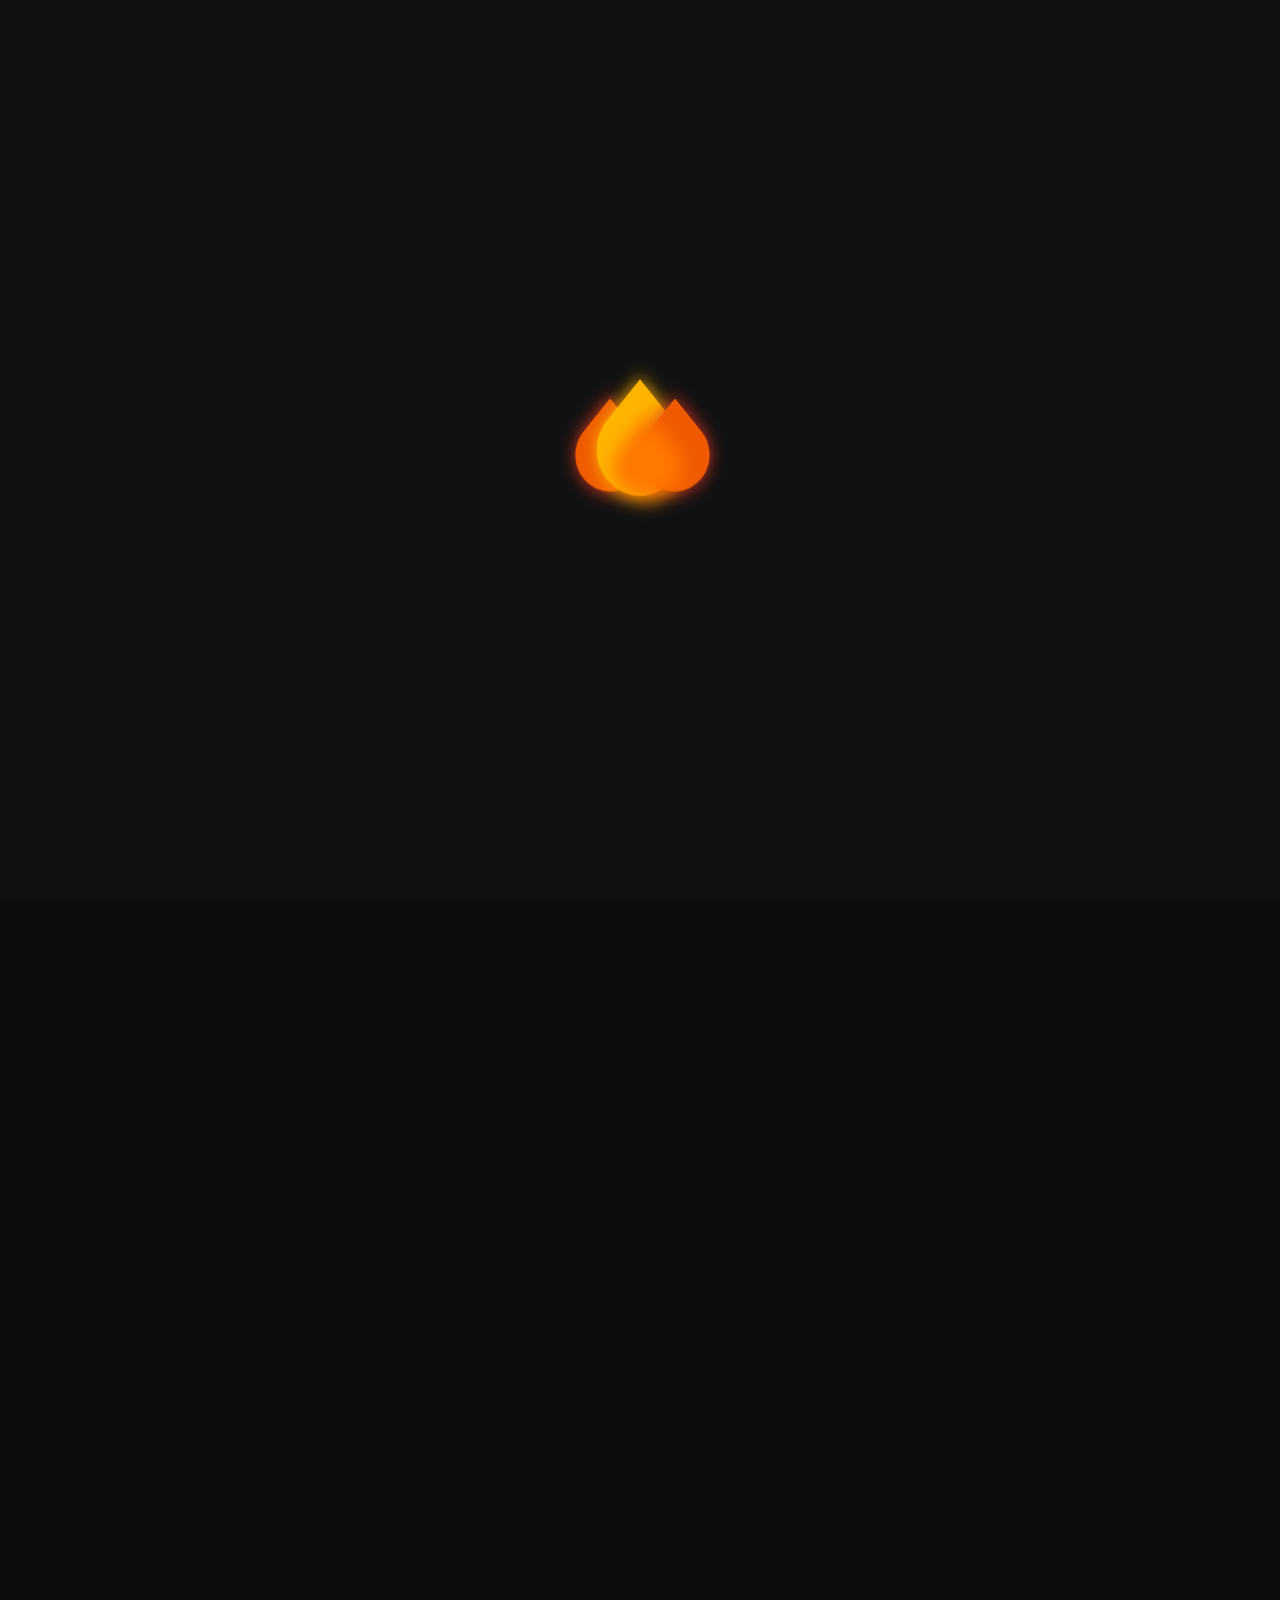
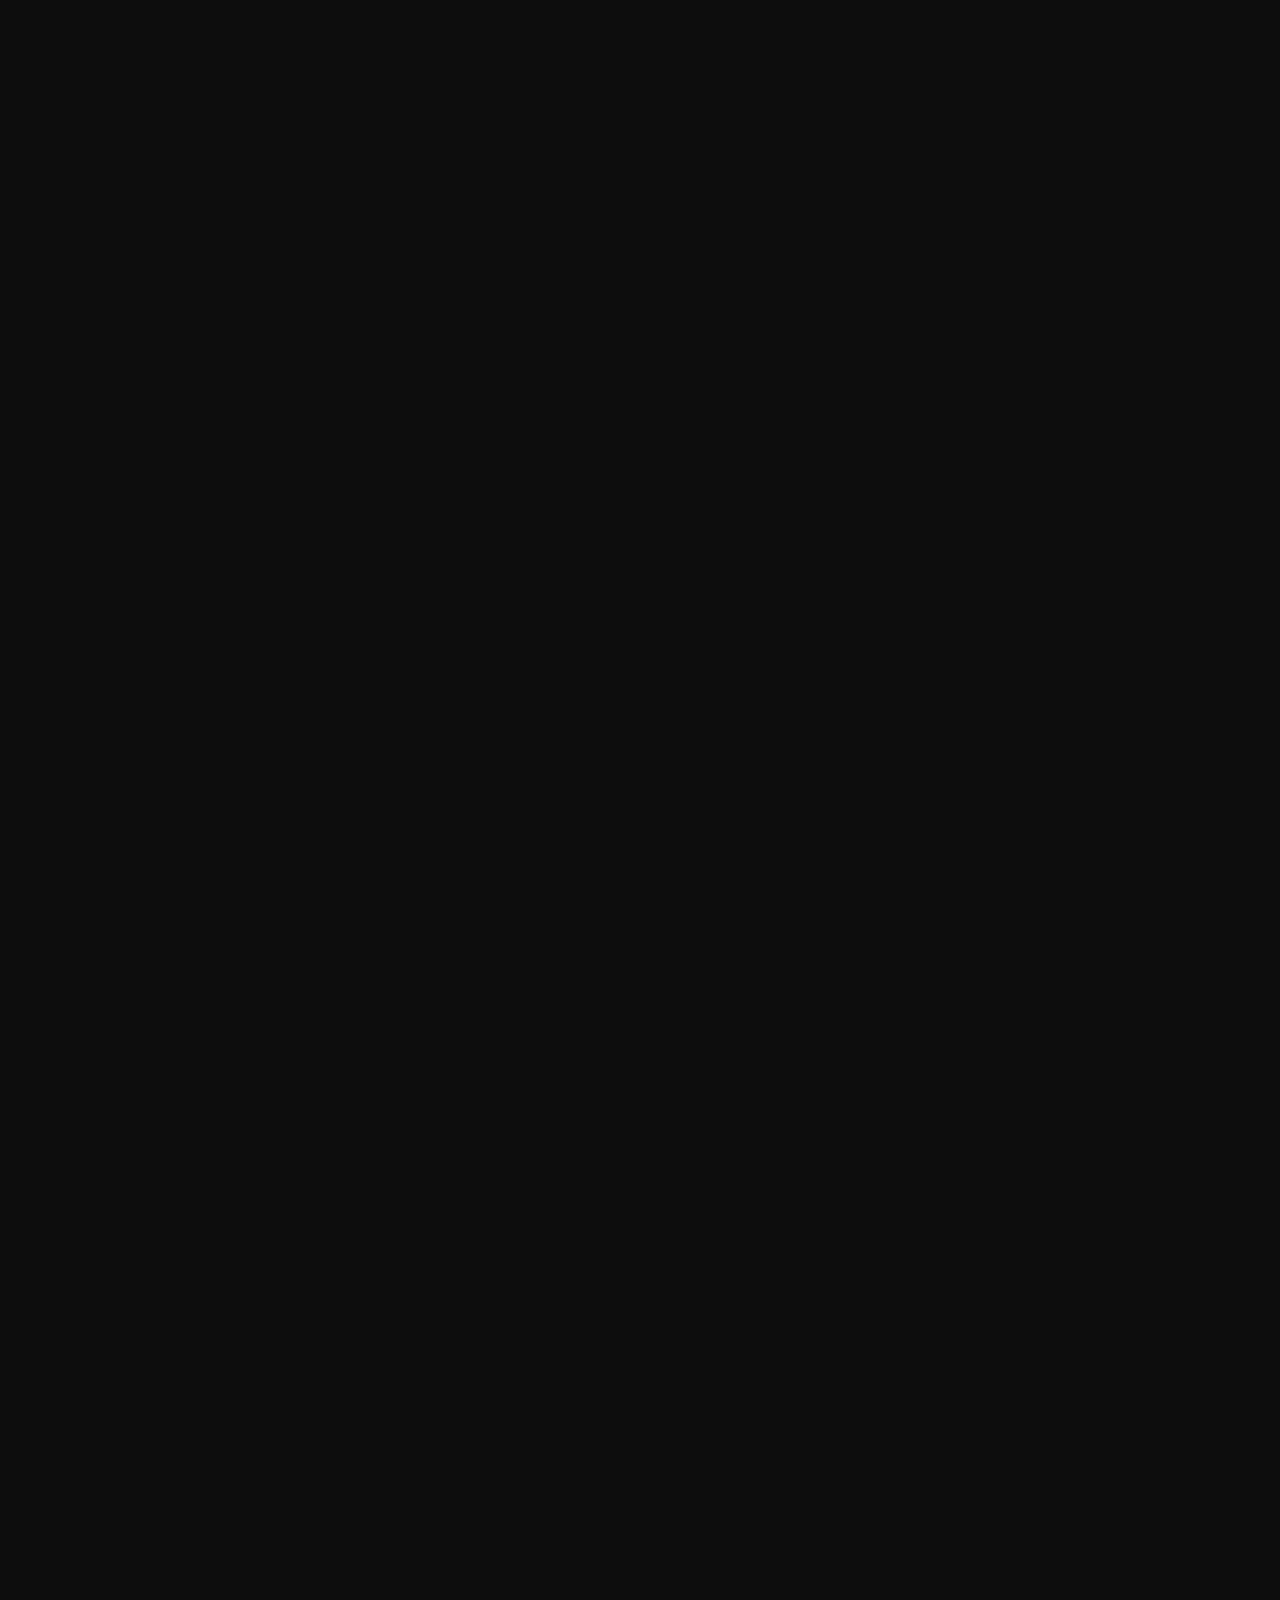
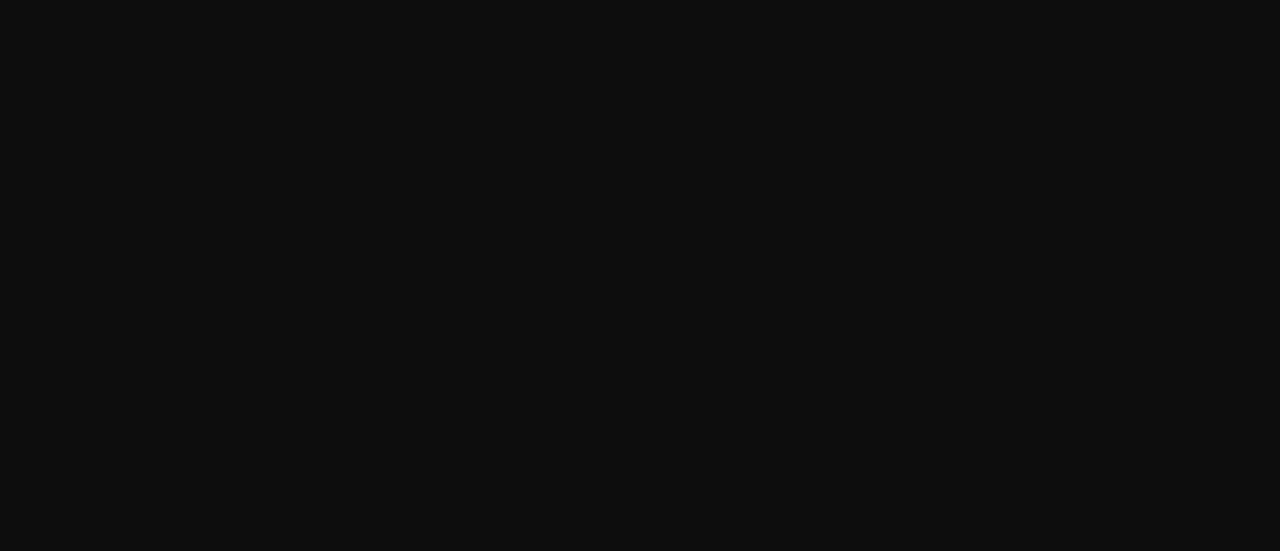
<file: index.html>
<!DOCTYPE html>
<html lang="ru">
    <head>
        <title>ДСНС</title>
        <link rel="icon" href="img/favicon.svg">
        <meta name="viewport" content="width=device-width,initial-scale=1">
        <link rel="stylesheet" href="css/style.css" />
        <meta http-equiv="Content-type" content="text/html;charset=UTF-8" />
    </head>
<body class="body">

<div class="wrapper">

    <nav class="nav">
       <header class="header">
           <div class="container">
              <div class="header__body">
                  <a href="index.html" class="header__logo">
                    <img class="logo" src="img/favicon.svg" alt="logo">
                  </a>
                  <div class="header__burger">
                     <span></span>
                  </div>
                  <nav class="header__menu">
                      <ul class="header__list">
                          <li class="header__li">
                              <a class="header__link" href="fireman.html">Пожежний</a>
                          </li>
                          <li class="header__li">
                              <a class="header__link" href="comandor.html">Командир</a>
                          </li>
                          <li class="header__li">
                              <a class="header__link" href="driver.html">Водій</a>
                          </li>
                          <li class="header__li">
                              <a class="header__link" href="call.html">Диспетчер</a>
                          </li> 
                          <li class="header__li">
                            <a class="header__link" href="nachkar.html">Начальник караула</a>
                          </li>
                      </ul>
                      <div class="footer_icon footer_icon_menu">
                        <a target="_blank" href="https://t.me/dobriy_fireman">
                            <img class="footer_icon_png" src="img/icon_teleg.png" alt="telegram">
                        </a>
                        <a target="_blank" href="https://www.instagram.com/dobriy_wifeman/">
                            <img class="footer_icon_png" src="img/icon_inst.png" alt="instagram">
                        </a>
                        <a target="_blank" href="#">
                            <img class="footer_icon_png" src="img/icon_viber.png" alt="viber">
                        </a>
                        <a target="_blank" href="https://mailto:dobriywireman@gmail.com">
                            <img class="footer_icon_png icon_inst" src="img/icon_gmail.png" alt="gmail">
                        </a>
                      </div>
                   </nav>
              </div>
           </div>
       </header>
    </nav>

    <div class="main ">

        <div class="main_row">
        <div class="container">
            <div class="coll_row">
                <div class="coll_items element-animation ">
                    <a href="fireman.html" class="coll">
                        <div class="coll_img">
                            <div class="coll_title">Пожежний <br> рятувальник</div>
                            <img class="coll_bg" src="img/commandor/comand8.jpg" alt="photo">
                        </div>
                        <div class="coll_text">
                            <section class="section_items section_items_termin">
                                <span class="coll_text_title coll_text_title_left"></span> 
                                Накази, Терміни, Обов'язки, ТТХ    
                            </section>
                        </div>
                    </a>
                    <a href="comandor.html" class="coll">
                        <div class="coll_img">
                            <div class="coll_title">Командир <br> відділення</div>
                            <img class="coll_bg" src="img/commandor/comm2.jpg" alt="photo">
                        </div>
                        <div class="coll_text">
                            <section class="section_items section_items_termin">
                                <span class="coll_text_title coll_text_title_left"></span> 
                                Накази, Терміни, Обов'язки, ТТХ    
                            </section>
                        </div>
                    </a>
                    <!-- <a href="nachkar.html" class="coll coll_Nachkar">
                        <div class="coll_img">
                            <div class="coll_title">Начальник <br> караула</div>
                            <img class="coll_bg" src="img/fireman/fireman.jpg" alt="photo">
                        </div>
                        <div class="coll_text">
                            <section class="section_items section_items_termin">
                                <p class="coll_text_title coll_text_title_left"></p> 
                                Накази, Терміни, Обов'язки, ТТХ
                            </section>
                        </div>
                    </a> -->
                    <a href="driver.html" class="coll">
                        <div class="coll_img">
                            <div class="coll_title">Водій</div>
                            <img class="coll_bg" src="img/driver/drivercar.jpg" alt="photo">
                        </div>
                        <div class="coll_text">
                            <section class="section_items section_items_termin">
                                <p class="coll_text_title coll_text_title_left"></p> 
                                Накази, Терміни, Обов'язки
                            </section>
                        </div>
                    </a>
                    <a href="call.html" class="coll">
                        <div class="coll_img">
                            <div class="coll_title">Диспетчер</div>
                            <img class="coll_bg" src="img/call/ava.jpeg" alt="photo">
                        </div>
                        <div class="coll_text">
                            <section class="section_items section_items_termin">
                                <p class="coll_text_title coll_text_title_left"></p> 
                                Накази, Терміни, Обов'язки
                            </section>
                        </div>
                    </a>
                </div>
            </div>
        </div>
        </div>

        <div class="time_day element-animation">
            <div class="container">
                <section class="section__title_2">
                    <h4 class="h4"><p>Розпорядок </p>О/С</h4>
                    <span class="span__bg">Розпорядок дня</span>
                </section>
                <div class="time_day_box">
                    <div class="time_col">
                        <div class="time_title time_title_c">№</div>
                        <div class="time_title time_title_c">Назва заходів</div>
                        <div class="time_title time_items">
                            <div class="time_items_100 time_title_c">Час</div>
                            <div class="time_items_50 time_items_50_fw">Початок</div>
                            <div class="time_items_50 time_items_50_fw">Закінчення</div>
                        </div>
                    </div>
                    <div class="time_col">
                        <div class="time_title">1</div>
                        <div class="time_title time_title_start">Проведення зміни чергових караулів</div>
                        <div class="time_title time_items">
                            <div class="time_items_50">7:30</div>
                            <div class="time_items_50">8:00</div>
                        </div>
                    </div>
                    <div class="time_col">
                        <div class="time_title">2</div>
                        <div class="time_title time_title_start">Відпрацювання нормативів навчальних вправ</div>
                        <div class="time_title time_items">
                            <div class="time_items_50">8:00</div>
                            <div class="time_items_50">8:30</div>
                        </div>
                    </div>
                    <div class="time_col">
                        <div class="time_title">3</div>
                        <div class="time_title time_title_start">Сніданок</div>
                        <div class="time_title time_items">
                            <div class="time_items_50">8:30</div>
                            <div class="time_items_50">9:00</div>
                        </div>
                    </div>
                    <div class="time_col">
                        <div class="time_title">4</div>
                        <div class="time_title time_title_start">Заняття згідно з розкладом</div>
                        <div class="time_title time_items">
                            <div class="time_items_50">9:00</div>
                            <div class="time_items_50">13:00</div>
                        </div>
                    </div>
                    <div class="time_col">
                        <div class="time_title">5</div>
                        <div class="time_title time_title_start">Обід</div>
                        <div class="time_title time_items">
                            <div class="time_items_50">13:00</div>
                            <div class="time_items_50">14:00</div>
                        </div>
                    </div>
                    <div class="time_col">
                        <div class="time_title">6</div>
                        <div class="time_title time_title_start">Психологічне розвантаження</div>
                        <div class="time_title time_items">
                            <div class="time_items_50">14:00</div>
                            <div class="time_items_50">14:30</div>
                        </div>
                    </div>
                    <div class="time_col">
                        <div class="time_title">7</div>
                        <div class="time_title time_title_start">Резервний час, що використовується для проведення додаткових занять, відпрацювання контрольних нормативів із спеціальної фізичної підготовки, оперативних планів та карток пожежогасіння</div>
                        <div class="time_title time_items">
                            <div class="time_items_50">14:30</div>
                            <div class="time_items_50">16:00</div>
                        </div>
                    </div>
                    <div class="time_col">
                        <div class="time_title">8</div>
                        <div class="time_title time_title_start">Догляд за технікою, господарські роботи</div>
                        <div class="time_title time_items">
                            <div class="time_items_50">16:00</div>
                            <div class="time_items_50">18:00</div>
                        </div>
                    </div>
                    <div class="time_col">
                        <div class="time_title">9</div>
                        <div class="time_title time_title_start">Вечеря</div>
                        <div class="time_title time_items">
                            <div class="time_items_50">18:00</div>
                            <div class="time_items_50">19:00</div>
                        </div>
                    </div>
                    <div class="time_col">
                        <div class="time_title">10</div>
                        <div class="time_title time_title_start">Інформаційне забезпечення, культурно-масові заходи</div>
                        <div class="time_title time_items">
                            <div class="time_items_50">19:00</div>
                            <div class="time_items_50">21:00</div>
                        </div>
                    </div>
                    <div class="time_col">
                        <div class="time_title">11</div>
                        <div class="time_title time_title_start">Час для особистих потреб особового складу</div>
                        <div class="time_title time_items">
                            <div class="time_items_50">21:00</div>
                            <div class="time_items_50">22:00</div>
                        </div>
                    </div>
                    <div class="time_col">
                        <div class="time_title">12</div>
                        <div class="time_title time_title_start">Проведення нічних перевірних занять; несення служби в складі внутрішнього наряду, відпочинок особового складу, вільного від несення служби</div>
                        <div class="time_title time_items">
                            <div class="time_items_50">22:00</div>
                            <div class="time_items_50">6:00</div>
                        </div>
                    </div>
                    <div class="time_col">
                        <div class="time_title">13</div>
                        <div class="time_title time_title_start">Підйом, фізичні вправи, туалет</div>
                        <div class="time_title time_items">
                            <div class="time_items_50">6:00</div>
                            <div class="time_items_50">6:30</div>
                        </div>
                    </div>
                    <div class="time_col">
                        <div class="time_title">14</div>
                        <div class="time_title time_title_start">Підготовка техніки, службових приміщень та документів для здачі чергування</div>
                        <div class="time_title time_items">
                            <div class="time_items_50">6:30</div>
                            <div class="time_items_50">7:30</div>
                        </div>
                    </div>
                </div>
            </div>
        </div>

        <div class="tabel_rozrax element-animation">
            <div class="container">
                <section class="section__title_2">
                    <h4 class="h4"><p>Табель </p>розрахунку</h4>
                    <span class="span__bg">оперативного</span>
                </section>
                <div class="tabel_rozrax_box">
                    <div class="tabel_col">
                        <div class="tabel_title tabel_number">№</div>
                        <div class="tabel_title">Склад оперативного розрахунку</div>
                        <div class="tabel_title">Пожежно-технічне обладнання, що приймає</div>
                        <div class="tabel_title">Перші дії за сигналом «ТРИВОГА»</div>
                        <div class="tabel_title">Основні обов’язки оперативного розрахунку під час роботи</div>
                    </div>
                    <div class="tabel_col">
                        <div class="tabel_com tabel_number">К/В</div>
                        <div class="tabel_com">Командир відділення</div>
                        <div class="tabel_com">Пожежно-технічне оснащення, ЗІЗОД, довідники джерел протипожежного водопостачання та вулиць, резервний ЗІЗОД</div>
                        <div class="tabel_com">Одягає спеціальний одяг і спорядження, отримує дорожній лист, слідкує за посадкою особового складу, доповідає черговому начальнику караулу про готовність до виїзду, сідає в кабіну поруч із водієм, оголошує місце виклику та дає розпорядження на виїзд, за довідником уточнює розташування найближчих джерел протипожежного водопостачання</div>
                        <div class="tabel_com">Дає розпорядження відділенню, на чолі ланки ГДЗС іде в розвідку, керує роботою відділення щодо рятування (евакуації) людей, гасіння пожежі, евакуації майна</div>
                    </div>
                    <div class="tabel_col">
                        <div class="tabel_one tabel_number">1</div>
                        <div class="tabel_one">Пожежний-рятувальник № 1, старший пожежний-рятувальник</div>
                        <div class="tabel_one">Усі стволи і рукави, насадки, рукавні затримки, рятувальні мотузки, групові ліхтарі, зцепка ГДЗС, ЗІЗОД</div>
                        <div class="tabel_one">Одягає спеціальний одяг і спорядження, відкриває ворота гаража, сідає в автомобіль із правого боку</div>
                        <div class="tabel_one">Прокладає робочу лінію, працює зі стволом, у складі ланки ГДЗС іде в розвідку, виконує роботи з рятування людей чи розкривання та розбирання конструкцій</div>
                    </div>
                    <div class="tabel_col">
                        <div class="tabel_two tabel_number">2</div>
                        <div class="tabel_two">Пожежний-рятувальник № 2</div>
                        <div class="tabel_two">Комплект діелектричних засобів (чоботи гумові, рукавиці, килимок, ножиці), ЗІЗОД, резервне обладнання для ЗІЗОД</div>
                        <div class="tabel_two">Одягає спеціальний одяг і спорядження, відкриває ворота гаража, сідає в автомобіль із лівого боку</div>
                        <div class="tabel_two">З пожежним-рятувальником № 3 переносить і встановлює висувну драбину, прокладає робочу лінію, у складі ланки ГДЗС іде в розвідку, працює із стволом чи підствольником у пожежного № 1, працює з діелектричними засобами, виконує роботи з рятування людей, розкривання та розбирання конструкцій</div>
                    </div>
                    <div class="tabel_col">
                        <div class="tabel_three tabel_number">3</div>
                        <div class="tabel_three">Пожежний-рятувальник № 3</div>
                        <div class="tabel_three">Драбини, ломи, багри, сокири, пили, лопати, відра, розгалуження, вогнегасник, гідроелеватор, пінозмішувач із шлангом, ЗІЗОД</div>
                        <div class="tabel_three">Одягає спеціальний одяг і спорядження, сідає в автомобіль другим зліва</div>
                        <div class="tabel_three">З пожежним-рятувальником № 2 переносить і встановлює висувну драбину, допомагає прокладати магістральну лінію, установлює розгалуження, виконує обов’язки постового на посту безпеки, працює шанцевим інструментом, евакуює людей, розбирає конструкції, підносить електроліхтар та освітлює місце роботи, прокладає робочу лінію і працює із стволом чи підствольником у пожежних № 1 або № 2, установлює гідроелеватор</div>
                    </div>
                    <div class="tabel_col">
                        <div class="tabel_four tabel_number">4</div>
                        <div class="tabel_four">Пожежний-рятувальник № 4</div>
                        <div class="tabel_four">Переносні радіостанції, усмоктувальні рукави, забірна сітка, перехідні головки, колонка, гак для відкривання кришки гідранта, затискачі рукавні, містки, ЗІЗОД</div>
                        <div class="tabel_four">Одягає спеціальний одяг та спорядження, сідає в автомобіль другим справа</div>
                        <div class="tabel_four">Разом із водієм установлює автомобіль на джерело водопостачання, прокладає магістральну лінію, працює на розгалуженні, виконує роботи з рятування людей, розкривання і розбирання конструкцій, установлює рукавні містки і зв’язок із ПЗЧ (ОКЦ) по радіостанції чи телефону  </div>
                    </div>
                </div>
                <div class="tabel_mobile">
                    <div class="spoiler__item2 ">
                        <div href="#" class="spoiler__title">
                            <svg class="termin_icon" xmlns="http://www.w3.org/2000/svg" fill="#ffb400" id="Layer_1" data-name="Layer 1" viewBox="0 0 24 24" width="15" height="15"><path d="M20,17.754V3.001c0-.95-.435-1.823-1.194-2.395-.758-.572-1.715-.752-2.63-.489l-3,.857c-.446,.127-.845,.354-1.176,.651-.331-.297-.73-.524-1.176-.651L7.824,.117c-.916-.263-1.873-.083-2.63,.489-.759,.572-1.194,1.445-1.194,2.395v14.753l8,2.286,8-2.286ZM13,3.858c0-.444,.298-.839,.726-.961l3-.857c.092-.026,.185-.039,.277-.039,.214,0,.423,.069,.599,.202,.253,.191,.398,.482,.398,.798v13.245l-5,1.429V3.858Zm-2,13.816l-5-1.429V3.001c0-.316,.145-.607,.398-.798,.252-.19,.572-.25,.876-.163l3,.857c.427,.122,.725,.517,.725,.961v13.816ZM24,3V20.611l-12,3.429L0,20.611V4c0-.95,.435-1.823,1.194-2.395,.249-.188,.523-.316,.806-.418V19.103l10,2.857,10-2.857V.187c.283,.102,.558,.23,.806,.418,.759,.572,1.194,1.445,1.194,2.395Z"/></svg>
                            Командир відділення
                            <svg class="spoiler_arrow" version="1.1" id="Capa_1" xmlns="http://www.w3.org/2000/svg" xmlns:xlink="http://www.w3.org/1999/xlink" x="0px" y="0px"
	                             width="20px" height="20px" fill="#ffb400" viewBox="0 0 284.929 284.929" style="enable-background:new 0 0 284.929 284.929;"
                            	 xml:space="preserve">
                                <g>
	                                <path d="M282.082,76.511l-14.274-14.273c-1.902-1.906-4.093-2.856-6.57-2.856c-2.471,0-4.661,0.95-6.563,2.856L142.466,174.441
		                            L30.262,62.241c-1.903-1.906-4.093-2.856-6.567-2.856c-2.475,0-4.665,0.95-6.567,2.856L2.856,76.515C0.95,78.417,0,80.607,0,83.082
		                            c0,2.473,0.953,4.663,2.856,6.565l133.043,133.046c1.902,1.903,4.093,2.854,6.567,2.854s4.661-0.951,6.562-2.854L282.082,89.647
		                            c1.902-1.903,2.847-4.093,2.847-6.565C284.929,80.607,283.984,78.417,282.082,76.511z"/>
                                </g>
                            </svg>
                        </div>
                        <div class="spoiler__text section_items">
                            <ul class="spoiler_ul spoiler_ul_tabel">
                                <div class="tabel_mobile_title">Пожежно-технічне обладнання, що приймає</div>
                                <li class="spoiler_li spoiler_li_tabel">Пожежно-технічне оснащення, ЗІЗОД, довідники джерел протипожежного водопостачання та вулиць, резервний ЗІЗОД</li>

                                <div class="tabel_mobile_title">Перші дії за сигналом «ТРИВОГА»</div>
                                <li class="spoiler_li spoiler_li_tabel">Одягає спеціальний одяг і спорядження, отримує дорожній лист, слідкує за посадкою особового складу, доповідає черговому начальнику караулу про готовність до виїзду, сідає в кабіну поруч із водієм, оголошує місце виклику та дає розпорядження на виїзд, за довідником уточнює розташування найближчих джерел протипожежного водопостачання</li>

                                <div class="tabel_mobile_title">Основні обов’язки оперативного розрахунку під час роботи</div>
                                <li class="spoiler_li spoiler_li_tabel">Дає розпорядження відділенню, на чолі ланки ГДЗС іде в розвідку, керує роботою відділення щодо рятування (евакуації) людей, гасіння пожежі, евакуації майна</li>
                            </ul>
                        </div>
                    </div>

                    <div class="spoiler__item2 ">
                        <div href="#" class="spoiler__title">
                            <svg class="termin_icon" xmlns="http://www.w3.org/2000/svg" fill="#ffb400" id="Layer_1" data-name="Layer 1" viewBox="0 0 24 24" width="15" height="15"><path d="M20,17.754V3.001c0-.95-.435-1.823-1.194-2.395-.758-.572-1.715-.752-2.63-.489l-3,.857c-.446,.127-.845,.354-1.176,.651-.331-.297-.73-.524-1.176-.651L7.824,.117c-.916-.263-1.873-.083-2.63,.489-.759,.572-1.194,1.445-1.194,2.395v14.753l8,2.286,8-2.286ZM13,3.858c0-.444,.298-.839,.726-.961l3-.857c.092-.026,.185-.039,.277-.039,.214,0,.423,.069,.599,.202,.253,.191,.398,.482,.398,.798v13.245l-5,1.429V3.858Zm-2,13.816l-5-1.429V3.001c0-.316,.145-.607,.398-.798,.252-.19,.572-.25,.876-.163l3,.857c.427,.122,.725,.517,.725,.961v13.816ZM24,3V20.611l-12,3.429L0,20.611V4c0-.95,.435-1.823,1.194-2.395,.249-.188,.523-.316,.806-.418V19.103l10,2.857,10-2.857V.187c.283,.102,.558,.23,.806,.418,.759,.572,1.194,1.445,1.194,2.395Z"/></svg>
                            Пожежний-рятувальник № 1
                            <svg class="spoiler_arrow" version="1.1" id="Capa_1" xmlns="http://www.w3.org/2000/svg" xmlns:xlink="http://www.w3.org/1999/xlink" x="0px" y="0px"
	                             width="20px" height="20px" fill="#ffb400" viewBox="0 0 284.929 284.929" style="enable-background:new 0 0 284.929 284.929;"
                            	 xml:space="preserve">
                                <g>
	                                <path d="M282.082,76.511l-14.274-14.273c-1.902-1.906-4.093-2.856-6.57-2.856c-2.471,0-4.661,0.95-6.563,2.856L142.466,174.441
		                            L30.262,62.241c-1.903-1.906-4.093-2.856-6.567-2.856c-2.475,0-4.665,0.95-6.567,2.856L2.856,76.515C0.95,78.417,0,80.607,0,83.082
		                            c0,2.473,0.953,4.663,2.856,6.565l133.043,133.046c1.902,1.903,4.093,2.854,6.567,2.854s4.661-0.951,6.562-2.854L282.082,89.647
		                            c1.902-1.903,2.847-4.093,2.847-6.565C284.929,80.607,283.984,78.417,282.082,76.511z"/>
                                </g>
                            </svg>
                        </div>
                        <div class="spoiler__text section_items">
                            <ul class="spoiler_ul spoiler_ul_tabel">
                                <div class="tabel_mobile_title">Пожежно-технічне обладнання, що приймає</div>
                                <li class="spoiler_li spoiler_li_tabel">Усі стволи і рукави, насадки, рукавні затримки, рятувальні мотузки, групові ліхтарі, зцепка ГДЗС, ЗІЗОД</li>

                                <div class="tabel_mobile_title">Перші дії за сигналом «ТРИВОГА»</div>
                                <li class="spoiler_li spoiler_li_tabel">Одягає спеціальний одяг і спорядження, відкриває ворота гаража, сідає в автомобіль із правого боку</li>

                                <div class="tabel_mobile_title">Основні обов’язки оперативного розрахунку під час роботи</div>
                                <li class="spoiler_li spoiler_li_tabel">Прокладає робочу лінію, працює зі стволом, у складі ланки ГДЗС іде в розвідку, виконує роботи з рятування людей чи розкривання та розбирання конструкцій</li>
                            </ul>
                        </div>
                    </div>

                    <div class="spoiler__item2 ">
                        <div href="#" class="spoiler__title">
                            <svg class="termin_icon" xmlns="http://www.w3.org/2000/svg" fill="#ffb400" id="Layer_1" data-name="Layer 1" viewBox="0 0 24 24" width="15" height="15"><path d="M20,17.754V3.001c0-.95-.435-1.823-1.194-2.395-.758-.572-1.715-.752-2.63-.489l-3,.857c-.446,.127-.845,.354-1.176,.651-.331-.297-.73-.524-1.176-.651L7.824,.117c-.916-.263-1.873-.083-2.63,.489-.759,.572-1.194,1.445-1.194,2.395v14.753l8,2.286,8-2.286ZM13,3.858c0-.444,.298-.839,.726-.961l3-.857c.092-.026,.185-.039,.277-.039,.214,0,.423,.069,.599,.202,.253,.191,.398,.482,.398,.798v13.245l-5,1.429V3.858Zm-2,13.816l-5-1.429V3.001c0-.316,.145-.607,.398-.798,.252-.19,.572-.25,.876-.163l3,.857c.427,.122,.725,.517,.725,.961v13.816ZM24,3V20.611l-12,3.429L0,20.611V4c0-.95,.435-1.823,1.194-2.395,.249-.188,.523-.316,.806-.418V19.103l10,2.857,10-2.857V.187c.283,.102,.558,.23,.806,.418,.759,.572,1.194,1.445,1.194,2.395Z"/></svg>
                            Пожежний-рятувальник № 2
                            <svg class="spoiler_arrow" version="1.1" id="Capa_1" xmlns="http://www.w3.org/2000/svg" xmlns:xlink="http://www.w3.org/1999/xlink" x="0px" y="0px"
	                             width="20px" height="20px" fill="#ffb400" viewBox="0 0 284.929 284.929" style="enable-background:new 0 0 284.929 284.929;"
                            	 xml:space="preserve">
                                <g>
	                                <path d="M282.082,76.511l-14.274-14.273c-1.902-1.906-4.093-2.856-6.57-2.856c-2.471,0-4.661,0.95-6.563,2.856L142.466,174.441
		                            L30.262,62.241c-1.903-1.906-4.093-2.856-6.567-2.856c-2.475,0-4.665,0.95-6.567,2.856L2.856,76.515C0.95,78.417,0,80.607,0,83.082
		                            c0,2.473,0.953,4.663,2.856,6.565l133.043,133.046c1.902,1.903,4.093,2.854,6.567,2.854s4.661-0.951,6.562-2.854L282.082,89.647
		                            c1.902-1.903,2.847-4.093,2.847-6.565C284.929,80.607,283.984,78.417,282.082,76.511z"/>
                                </g>
                            </svg>
                        </div>
                        <div class="spoiler__text section_items">
                            <ul class="spoiler_ul spoiler_ul_tabel">
                                <div class="tabel_mobile_title">Пожежно-технічне обладнання, що приймає</div>
                                <li class="spoiler_li spoiler_li_tabel">Комплект діелектричних засобів (чоботи гумові, рукавиці, килимок, ножиці), ЗІЗОД, резервне обладнання для ЗІЗОД</li>

                                <div class="tabel_mobile_title">Перші дії за сигналом «ТРИВОГА»</div>
                                <li class="spoiler_li spoiler_li_tabel">Одягає спеціальний одяг і спорядження, відкриває ворота гаража, сідає в автомобіль із лівого боку</li>

                                <div class="tabel_mobile_title">Основні обов’язки оперативного розрахунку під час роботи</div>
                                <li class="spoiler_li spoiler_li_tabel">З пожежним-рятувальником № 3 переносить і встановлює висувну драбину, прокладає робочу лінію, у складі ланки ГДЗС іде в розвідку, працює із стволом чи підствольником у пожежного № 1, працює з діелектричними засобами, виконує роботи з рятування людей, розкривання та розбирання конструкцій</li>
                            </ul>
                        </div>
                    </div>

                    <div class="spoiler__item2 ">
                        <div href="#" class="spoiler__title">
                            <svg class="termin_icon" xmlns="http://www.w3.org/2000/svg" fill="#ffb400" id="Layer_1" data-name="Layer 1" viewBox="0 0 24 24" width="15" height="15"><path d="M20,17.754V3.001c0-.95-.435-1.823-1.194-2.395-.758-.572-1.715-.752-2.63-.489l-3,.857c-.446,.127-.845,.354-1.176,.651-.331-.297-.73-.524-1.176-.651L7.824,.117c-.916-.263-1.873-.083-2.63,.489-.759,.572-1.194,1.445-1.194,2.395v14.753l8,2.286,8-2.286ZM13,3.858c0-.444,.298-.839,.726-.961l3-.857c.092-.026,.185-.039,.277-.039,.214,0,.423,.069,.599,.202,.253,.191,.398,.482,.398,.798v13.245l-5,1.429V3.858Zm-2,13.816l-5-1.429V3.001c0-.316,.145-.607,.398-.798,.252-.19,.572-.25,.876-.163l3,.857c.427,.122,.725,.517,.725,.961v13.816ZM24,3V20.611l-12,3.429L0,20.611V4c0-.95,.435-1.823,1.194-2.395,.249-.188,.523-.316,.806-.418V19.103l10,2.857,10-2.857V.187c.283,.102,.558,.23,.806,.418,.759,.572,1.194,1.445,1.194,2.395Z"/></svg>
                            Пожежний-рятувальник № 3
                            <svg class="spoiler_arrow" version="1.1" id="Capa_1" xmlns="http://www.w3.org/2000/svg" xmlns:xlink="http://www.w3.org/1999/xlink" x="0px" y="0px"
	                             width="20px" height="20px" fill="#ffb400" viewBox="0 0 284.929 284.929" style="enable-background:new 0 0 284.929 284.929;"
                            	 xml:space="preserve">
                                <g>
	                                <path d="M282.082,76.511l-14.274-14.273c-1.902-1.906-4.093-2.856-6.57-2.856c-2.471,0-4.661,0.95-6.563,2.856L142.466,174.441
		                            L30.262,62.241c-1.903-1.906-4.093-2.856-6.567-2.856c-2.475,0-4.665,0.95-6.567,2.856L2.856,76.515C0.95,78.417,0,80.607,0,83.082
		                            c0,2.473,0.953,4.663,2.856,6.565l133.043,133.046c1.902,1.903,4.093,2.854,6.567,2.854s4.661-0.951,6.562-2.854L282.082,89.647
		                            c1.902-1.903,2.847-4.093,2.847-6.565C284.929,80.607,283.984,78.417,282.082,76.511z"/>
                                </g>
                            </svg>
                        </div>
                        <div class="spoiler__text section_items">
                            <ul class="spoiler_ul spoiler_ul_tabel">
                                <div class="tabel_mobile_title">Пожежно-технічне обладнання, що приймає</div>
                                <li class="spoiler_li spoiler_li_tabel">Драбини, ломи, багри, сокири, пили, лопати, відра, розгалуження, вогнегасник, гідроелеватор, пінозмішувач із шлангом, ЗІЗОД</li>

                                <div class="tabel_mobile_title">Перші дії за сигналом «ТРИВОГА»</div>
                                <li class="spoiler_li spoiler_li_tabel">Одягає спеціальний одяг і спорядження, сідає в автомобіль другим зліва</li>

                                <div class="tabel_mobile_title">Основні обов’язки оперативного розрахунку під час роботи</div>
                                <li class="spoiler_li spoiler_li_tabel">З пожежним-рятувальником № 2 переносить і встановлює висувну драбину, допомагає прокладати магістральну лінію, установлює розгалуження, виконує обов’язки постового на посту безпеки, працює шанцевим інструментом, евакуює людей, розбирає конструкції, підносить електроліхтар та освітлює місце роботи, прокладає робочу лінію і працює із стволом чи підствольником у пожежних № 1 або № 2, установлює гідроелеватор</li>
                            </ul>
                        </div>
                    </div>
                    
                    <div class="spoiler__item2 ">
                        <div href="#" class="spoiler__title">
                            <svg class="termin_icon" xmlns="http://www.w3.org/2000/svg" fill="#ffb400" id="Layer_1" data-name="Layer 1" viewBox="0 0 24 24" width="15" height="15"><path d="M20,17.754V3.001c0-.95-.435-1.823-1.194-2.395-.758-.572-1.715-.752-2.63-.489l-3,.857c-.446,.127-.845,.354-1.176,.651-.331-.297-.73-.524-1.176-.651L7.824,.117c-.916-.263-1.873-.083-2.63,.489-.759,.572-1.194,1.445-1.194,2.395v14.753l8,2.286,8-2.286ZM13,3.858c0-.444,.298-.839,.726-.961l3-.857c.092-.026,.185-.039,.277-.039,.214,0,.423,.069,.599,.202,.253,.191,.398,.482,.398,.798v13.245l-5,1.429V3.858Zm-2,13.816l-5-1.429V3.001c0-.316,.145-.607,.398-.798,.252-.19,.572-.25,.876-.163l3,.857c.427,.122,.725,.517,.725,.961v13.816ZM24,3V20.611l-12,3.429L0,20.611V4c0-.95,.435-1.823,1.194-2.395,.249-.188,.523-.316,.806-.418V19.103l10,2.857,10-2.857V.187c.283,.102,.558,.23,.806,.418,.759,.572,1.194,1.445,1.194,2.395Z"/></svg>
                            Пожежний-рятувальник № 4
                            <svg class="spoiler_arrow" version="1.1" id="Capa_1" xmlns="http://www.w3.org/2000/svg" xmlns:xlink="http://www.w3.org/1999/xlink" x="0px" y="0px"
	                             width="20px" height="20px" fill="#ffb400" viewBox="0 0 284.929 284.929" style="enable-background:new 0 0 284.929 284.929;"
                            	 xml:space="preserve">
                                <g>
	                                <path d="M282.082,76.511l-14.274-14.273c-1.902-1.906-4.093-2.856-6.57-2.856c-2.471,0-4.661,0.95-6.563,2.856L142.466,174.441
		                            L30.262,62.241c-1.903-1.906-4.093-2.856-6.567-2.856c-2.475,0-4.665,0.95-6.567,2.856L2.856,76.515C0.95,78.417,0,80.607,0,83.082
		                            c0,2.473,0.953,4.663,2.856,6.565l133.043,133.046c1.902,1.903,4.093,2.854,6.567,2.854s4.661-0.951,6.562-2.854L282.082,89.647
		                            c1.902-1.903,2.847-4.093,2.847-6.565C284.929,80.607,283.984,78.417,282.082,76.511z"/>
                                </g>
                            </svg>
                        </div>
                        <div class="spoiler__text section_items">
                            <ul class="spoiler_ul spoiler_ul_tabel">
                                <div class="tabel_mobile_title">Пожежно-технічне обладнання, що приймає</div>
                                <li class="spoiler_li spoiler_li_tabel">Переносні радіостанції, усмоктувальні рукави, забірна сітка, перехідні головки, колонка, гак для відкривання кришки гідранта, затискачі рукавні, містки, ЗІЗОД</li>

                                <div class="tabel_mobile_title">Перші дії за сигналом «ТРИВОГА»</div>
                                <li class="spoiler_li spoiler_li_tabel">Одягає спеціальний одяг та спорядження, сідає в автомобіль другим справа</li>

                                <div class="tabel_mobile_title">Основні обов’язки оперативного розрахунку під час роботи</div>
                                <li class="spoiler_li spoiler_li_tabel">Разом із водієм установлює автомобіль на джерело водопостачання, прокладає магістральну лінію, працює на розгалуженні, виконує роботи з рятування людей, розкривання і розбирання конструкцій, установлює рукавні містки і зв’язок із ПЗЧ (ОКЦ) по радіостанції чи телефону</li>
                            </ul>
                        </div>
                    </div>
                </div>
            </div>
        </div>

        <div class="instruktaz element-animation">
            <div class="container">
                <section class="section__title_2">
                    <h4 class="h4"><p>Види </p>інструктажів</h4>
                    <span class="span__bg">інструктажі</span>
                </section>
                <div class="instruktaz_box">

                    <div class="spoiler__item2 spoiler__item2_2 ">
                        <div href="#" class="spoiler__title">
                            <svg class="termin_icon" xmlns="http://www.w3.org/2000/svg" fill="#ffb400" id="Layer_1" data-name="Layer 1" viewBox="0 0 24 24" width="15" height="15"><path d="M20,17.754V3.001c0-.95-.435-1.823-1.194-2.395-.758-.572-1.715-.752-2.63-.489l-3,.857c-.446,.127-.845,.354-1.176,.651-.331-.297-.73-.524-1.176-.651L7.824,.117c-.916-.263-1.873-.083-2.63,.489-.759,.572-1.194,1.445-1.194,2.395v14.753l8,2.286,8-2.286ZM13,3.858c0-.444,.298-.839,.726-.961l3-.857c.092-.026,.185-.039,.277-.039,.214,0,.423,.069,.599,.202,.253,.191,.398,.482,.398,.798v13.245l-5,1.429V3.858Zm-2,13.816l-5-1.429V3.001c0-.316,.145-.607,.398-.798,.252-.19,.572-.25,.876-.163l3,.857c.427,.122,.725,.517,.725,.961v13.816ZM24,3V20.611l-12,3.429L0,20.611V4c0-.95,.435-1.823,1.194-2.395,.249-.188,.523-.316,.806-.418V19.103l10,2.857,10-2.857V.187c.283,.102,.558,.23,.806,.418,.759,.572,1.194,1.445,1.194,2.395Z"/></svg>
                            Вступний
                            <svg class="spoiler_arrow" version="1.1" id="Capa_1" xmlns="http://www.w3.org/2000/svg" xmlns:xlink="http://www.w3.org/1999/xlink" x="0px" y="0px"
	                             width="20px" height="20px" fill="#ffb400" viewBox="0 0 284.929 284.929" style="enable-background:new 0 0 284.929 284.929;"
                            	 xml:space="preserve">
                                <g>
	                                <path d="M282.082,76.511l-14.274-14.273c-1.902-1.906-4.093-2.856-6.57-2.856c-2.471,0-4.661,0.95-6.563,2.856L142.466,174.441
		                            L30.262,62.241c-1.903-1.906-4.093-2.856-6.567-2.856c-2.475,0-4.665,0.95-6.567,2.856L2.856,76.515C0.95,78.417,0,80.607,0,83.082
		                            c0,2.473,0.953,4.663,2.856,6.565l133.043,133.046c1.902,1.903,4.093,2.854,6.567,2.854s4.661-0.951,6.562-2.854L282.082,89.647
		                            c1.902-1.903,2.847-4.093,2.847-6.565C284.929,80.607,283.984,78.417,282.082,76.511z"/>
                                </g>
                            </svg>
                        </div>
                        <div class="spoiler__text section_items">
                            <ul class="spoiler_ul spoiler_ul_instruktaz">

                                <p class="instruktaz_title">Вступний інструктаж проводиться:</p>
                                <li class="instruktaz_li">З усіма працівниками, як щойно прийняті на роботу (постійну або тимчасову) незалежно від їх освіти, стажу роботи за цією професією (спеціальністю) або посади;</li>
                                <li class="instruktaz_li">З працівниками, які прибули у відрядження до підрозділу і беруть безпосередню участь у виконанні певних видів робіт, що пов'язані з підвищеною небезпекою (перелік цих робіт вставновлено ЗУ про ОП праці);</li>
                                <li class="instruktaz_li">З працівниками, які прибули до підрозділу для проходження навчальної прктики, стажування, підвищення кваліфікації, перепідготовки тощо;</li>
                                <li class="instruktaz_li">З курсантами та слухачами відомчих вищих навчальних закладів перед початком навчання, з абітурієнтами після прибуття до навчального закладу;</li>
                                <li class="instruktaz_li">З особами, які прибули для участі в змаганнях, аварійно-рятувальних або пожежно-тактичних навчаннях тощо.</li>

                                <p class="instruktaz_text">Вступний інструктаж проводиться в кабінеті охорони праці або в приміщенні, яке спеціально для цього обладннане, з використанням сучасних технічних засобів навчання та наочних посібників (плакатів, натурних експонатів, макетів, моделей, кінофільмів, відеофільмів тощо) і з урахуванням особливостей підрозділу.</p>
                                <p class="instruktaz_text">Запис про проведення вступного інструктажу робиться в журналі реєстрації вступного інструктажу з питань ОП, який зберігається службою ОП або працівником, що відповідає за проведення вступного інструктажу, а також у наказі про прийняття працівника на роботу.</p>
                            </ul>
                        </div>
                    </div>
                    <div class="spoiler__item2 spoiler__item2_2 ">
                        <div href="#" class="spoiler__title">
                            <svg class="termin_icon" xmlns="http://www.w3.org/2000/svg" fill="#ffb400" id="Layer_1" data-name="Layer 1" viewBox="0 0 24 24" width="15" height="15"><path d="M20,17.754V3.001c0-.95-.435-1.823-1.194-2.395-.758-.572-1.715-.752-2.63-.489l-3,.857c-.446,.127-.845,.354-1.176,.651-.331-.297-.73-.524-1.176-.651L7.824,.117c-.916-.263-1.873-.083-2.63,.489-.759,.572-1.194,1.445-1.194,2.395v14.753l8,2.286,8-2.286ZM13,3.858c0-.444,.298-.839,.726-.961l3-.857c.092-.026,.185-.039,.277-.039,.214,0,.423,.069,.599,.202,.253,.191,.398,.482,.398,.798v13.245l-5,1.429V3.858Zm-2,13.816l-5-1.429V3.001c0-.316,.145-.607,.398-.798,.252-.19,.572-.25,.876-.163l3,.857c.427,.122,.725,.517,.725,.961v13.816ZM24,3V20.611l-12,3.429L0,20.611V4c0-.95,.435-1.823,1.194-2.395,.249-.188,.523-.316,.806-.418V19.103l10,2.857,10-2.857V.187c.283,.102,.558,.23,.806,.418,.759,.572,1.194,1.445,1.194,2.395Z"/></svg>
                            Первинний
                            <svg class="spoiler_arrow" version="1.1" id="Capa_1" xmlns="http://www.w3.org/2000/svg" xmlns:xlink="http://www.w3.org/1999/xlink" x="0px" y="0px"
	                             width="20px" height="20px" fill="#ffb400" viewBox="0 0 284.929 284.929" style="enable-background:new 0 0 284.929 284.929;"
                            	 xml:space="preserve">
                                <g>
	                                <path d="M282.082,76.511l-14.274-14.273c-1.902-1.906-4.093-2.856-6.57-2.856c-2.471,0-4.661,0.95-6.563,2.856L142.466,174.441
		                            L30.262,62.241c-1.903-1.906-4.093-2.856-6.567-2.856c-2.475,0-4.665,0.95-6.567,2.856L2.856,76.515C0.95,78.417,0,80.607,0,83.082
		                            c0,2.473,0.953,4.663,2.856,6.565l133.043,133.046c1.902,1.903,4.093,2.854,6.567,2.854s4.661-0.951,6.562-2.854L282.082,89.647
		                            c1.902-1.903,2.847-4.093,2.847-6.565C284.929,80.607,283.984,78.417,282.082,76.511z"/>
                                </g>
                            </svg>
                        </div>
                        <div class="spoiler__text section_items">
                            <ul class="spoiler_ul spoiler_ul_instruktaz">

                                <p class="instruktaz_title">Первинний інструктаж проводиться на робочому місці до початку роботи:</p>
                                <li class="instruktaz_li">З щойно прийнятими (постійно чи тимчасово) працівниками;</li>
                                <li class="instruktaz_li">З працівниками, які переведені з одного підрозділу до іншого;</li>
                                <li class="instruktaz_li">З працівниками, які будуть виконувати нову для них роботу;</li>
                                <li class="instruktaz_li">З працівниками, курсантами і слухачами відомчих вищих навчальних закладів, які прибули на навчальну практику, стажування, підвищення кваліфікації, перепідготовку, а також перед виконанням нових видів робіт, перед вивченням кожної нової теми під час проведення практичних занять.</li>


                                <p class="instruktaz_text">Первинний інструктаж проводиться індивідуально або з групою осіб спльного фаху за програмою, складеною з урахуванням вимог відповідних інструкцій з охорони праці, інших нормативних актів про охорону праці.</p>
                                <p class="instruktaz_text">Програма первинного інструктажу розробляється спеціалістом з охорони праці або посадовою особою, на яку покладено ці обов'язки, і затверджується керівником структурного підрозділу або керівником підприємства підпорядкованого МНС України.</p>
                            </ul>
                        </div>
                    </div>
                    <div class="spoiler__item2 spoiler__item2_2 ">
                        <div href="#" class="spoiler__title">
                            <svg class="termin_icon" xmlns="http://www.w3.org/2000/svg" fill="#ffb400" id="Layer_1" data-name="Layer 1" viewBox="0 0 24 24" width="15" height="15"><path d="M20,17.754V3.001c0-.95-.435-1.823-1.194-2.395-.758-.572-1.715-.752-2.63-.489l-3,.857c-.446,.127-.845,.354-1.176,.651-.331-.297-.73-.524-1.176-.651L7.824,.117c-.916-.263-1.873-.083-2.63,.489-.759,.572-1.194,1.445-1.194,2.395v14.753l8,2.286,8-2.286ZM13,3.858c0-.444,.298-.839,.726-.961l3-.857c.092-.026,.185-.039,.277-.039,.214,0,.423,.069,.599,.202,.253,.191,.398,.482,.398,.798v13.245l-5,1.429V3.858Zm-2,13.816l-5-1.429V3.001c0-.316,.145-.607,.398-.798,.252-.19,.572-.25,.876-.163l3,.857c.427,.122,.725,.517,.725,.961v13.816ZM24,3V20.611l-12,3.429L0,20.611V4c0-.95,.435-1.823,1.194-2.395,.249-.188,.523-.316,.806-.418V19.103l10,2.857,10-2.857V.187c.283,.102,.558,.23,.806,.418,.759,.572,1.194,1.445,1.194,2.395Z"/></svg>
                            Повторний
                            <svg class="spoiler_arrow" version="1.1" id="Capa_1" xmlns="http://www.w3.org/2000/svg" xmlns:xlink="http://www.w3.org/1999/xlink" x="0px" y="0px"
	                             width="20px" height="20px" fill="#ffb400" viewBox="0 0 284.929 284.929" style="enable-background:new 0 0 284.929 284.929;"
                            	 xml:space="preserve">
                                <g>
	                                <path d="M282.082,76.511l-14.274-14.273c-1.902-1.906-4.093-2.856-6.57-2.856c-2.471,0-4.661,0.95-6.563,2.856L142.466,174.441
		                            L30.262,62.241c-1.903-1.906-4.093-2.856-6.567-2.856c-2.475,0-4.665,0.95-6.567,2.856L2.856,76.515C0.95,78.417,0,80.607,0,83.082
		                            c0,2.473,0.953,4.663,2.856,6.565l133.043,133.046c1.902,1.903,4.093,2.854,6.567,2.854s4.661-0.951,6.562-2.854L282.082,89.647
		                            c1.902-1.903,2.847-4.093,2.847-6.565C284.929,80.607,283.984,78.417,282.082,76.511z"/>
                                </g>
                            </svg>
                        </div>
                        <div class="spoiler__text section_items">
                            <ul class="spoiler_ul spoiler_ul_instruktaz">

                                <p class="instruktaz_title">Повторний інструктаж проводиться на робочому міці з усіма працівниками, але не рідше:</p>
                                <li class="instruktaz_li">На роботах з підвищеною небезпекою - 1 раз на 3 місяці;</li>
                                <li class="instruktaz_li">Для решти робіт - 1 раз на 6 місяців.</li>


                                <p class="instruktaz_text">Повторний інструктаж проводиться індивідуально або з групою працівників, які виконують однотипні роботи, за програмою первинного інструктажу в повному обсязі.</p>
                            </ul>
                        </div>
                    </div>
                    <div class="spoiler__item2 spoiler__item2_2 ">
                        <div href="#" class="spoiler__title">
                            <svg class="termin_icon" xmlns="http://www.w3.org/2000/svg" fill="#ffb400" id="Layer_1" data-name="Layer 1" viewBox="0 0 24 24" width="15" height="15"><path d="M20,17.754V3.001c0-.95-.435-1.823-1.194-2.395-.758-.572-1.715-.752-2.63-.489l-3,.857c-.446,.127-.845,.354-1.176,.651-.331-.297-.73-.524-1.176-.651L7.824,.117c-.916-.263-1.873-.083-2.63,.489-.759,.572-1.194,1.445-1.194,2.395v14.753l8,2.286,8-2.286ZM13,3.858c0-.444,.298-.839,.726-.961l3-.857c.092-.026,.185-.039,.277-.039,.214,0,.423,.069,.599,.202,.253,.191,.398,.482,.398,.798v13.245l-5,1.429V3.858Zm-2,13.816l-5-1.429V3.001c0-.316,.145-.607,.398-.798,.252-.19,.572-.25,.876-.163l3,.857c.427,.122,.725,.517,.725,.961v13.816ZM24,3V20.611l-12,3.429L0,20.611V4c0-.95,.435-1.823,1.194-2.395,.249-.188,.523-.316,.806-.418V19.103l10,2.857,10-2.857V.187c.283,.102,.558,.23,.806,.418,.759,.572,1.194,1.445,1.194,2.395Z"/></svg>
                            Позаплановий
                            <svg class="spoiler_arrow" version="1.1" id="Capa_1" xmlns="http://www.w3.org/2000/svg" xmlns:xlink="http://www.w3.org/1999/xlink" x="0px" y="0px"
	                             width="20px" height="20px" fill="#ffb400" viewBox="0 0 284.929 284.929" style="enable-background:new 0 0 284.929 284.929;"
                            	 xml:space="preserve">
                                <g>
	                                <path d="M282.082,76.511l-14.274-14.273c-1.902-1.906-4.093-2.856-6.57-2.856c-2.471,0-4.661,0.95-6.563,2.856L142.466,174.441
		                            L30.262,62.241c-1.903-1.906-4.093-2.856-6.567-2.856c-2.475,0-4.665,0.95-6.567,2.856L2.856,76.515C0.95,78.417,0,80.607,0,83.082
		                            c0,2.473,0.953,4.663,2.856,6.565l133.043,133.046c1.902,1.903,4.093,2.854,6.567,2.854s4.661-0.951,6.562-2.854L282.082,89.647
		                            c1.902-1.903,2.847-4.093,2.847-6.565C284.929,80.607,283.984,78.417,282.082,76.511z"/>
                                </g>
                            </svg>
                        </div>
                        <div class="spoiler__text section_items">
                            <ul class="spoiler_ul spoiler_ul_instruktaz">

                                <p class="instruktaz_title">Позаплановий інструктаж проводиться з працівниками на робочому місці або в кабінеті охорони праці:</p>
                                <li class="instruktaz_li">При введенні в дію нових або переглянутих нормативно-правових актів з охорони праці, а також при внесенні змін та доповнень до них;</li>
                                <li class="instruktaz_li">При зміні технологічного процесу, заміні або модернізації техніки, устаткування, приладів та інструментів, матеріалів та інших факторів, що впливають на стан охорони праці;</li>
                                <li class="instruktaz_li">При порушеннях працівниками вимог нормативно-правових актів з охорони праці, що привели до травм, аварій, отруєння тощо;</li>
                                <li class="instruktaz_li">При перерві в роботі виконавця робіт з підвищенною небезпекою більш ніж на 30 календарних днів, а для решти робіт - більш ніж на 60 днів.</li>
                                <li class="instruktaz_li">За вимогою органу державного нагляду за охороною праці або керівного підрозділу МНС України.</li>
                                
                                <p class="instruktaz_text">Позаплановий інструктаж проводиться індивідуально з окремим працівником або з групою працівників спільного фаху. Обсяг і зміст інструктажу визначаються у кожному окремому випадку залежно від причин і обставин, що спричинили необхідність його проведення.</p>
                                
                            </ul>
                        </div>
                    </div>
                    <div class="spoiler__item2 spoiler__item2_2 ">
                        <div href="#" class="spoiler__title">
                            <!-- <img class="termin_icon" src="img/book.svg" alt="icon"> -->
                            <svg class="termin_icon" xmlns="http://www.w3.org/2000/svg" fill="#ffb400" id="Layer_1" data-name="Layer 1" viewBox="0 0 24 24" width="15" height="15"><path d="M20,17.754V3.001c0-.95-.435-1.823-1.194-2.395-.758-.572-1.715-.752-2.63-.489l-3,.857c-.446,.127-.845,.354-1.176,.651-.331-.297-.73-.524-1.176-.651L7.824,.117c-.916-.263-1.873-.083-2.63,.489-.759,.572-1.194,1.445-1.194,2.395v14.753l8,2.286,8-2.286ZM13,3.858c0-.444,.298-.839,.726-.961l3-.857c.092-.026,.185-.039,.277-.039,.214,0,.423,.069,.599,.202,.253,.191,.398,.482,.398,.798v13.245l-5,1.429V3.858Zm-2,13.816l-5-1.429V3.001c0-.316,.145-.607,.398-.798,.252-.19,.572-.25,.876-.163l3,.857c.427,.122,.725,.517,.725,.961v13.816ZM24,3V20.611l-12,3.429L0,20.611V4c0-.95,.435-1.823,1.194-2.395,.249-.188,.523-.316,.806-.418V19.103l10,2.857,10-2.857V.187c.283,.102,.558,.23,.806,.418,.759,.572,1.194,1.445,1.194,2.395Z"/></svg>
                            Цільовий
                            <!-- <img class="spoiler_arrow" src="img/arrowDown.svg" alt=""> -->
                            <svg class="spoiler_arrow" version="1.1" id="Capa_1" xmlns="http://www.w3.org/2000/svg" xmlns:xlink="http://www.w3.org/1999/xlink" x="0px" y="0px"
	 width="20px" height="20px" fill="#ffb400" viewBox="0 0 284.929 284.929" style="enable-background:new 0 0 284.929 284.929;"
	 xml:space="preserve">
<g>
	<path d="M282.082,76.511l-14.274-14.273c-1.902-1.906-4.093-2.856-6.57-2.856c-2.471,0-4.661,0.95-6.563,2.856L142.466,174.441
		L30.262,62.241c-1.903-1.906-4.093-2.856-6.567-2.856c-2.475,0-4.665,0.95-6.567,2.856L2.856,76.515C0.95,78.417,0,80.607,0,83.082
		c0,2.473,0.953,4.663,2.856,6.565l133.043,133.046c1.902,1.903,4.093,2.854,6.567,2.854s4.661-0.951,6.562-2.854L282.082,89.647
		c1.902-1.903,2.847-4.093,2.847-6.565C284.929,80.607,283.984,78.417,282.082,76.511z"/>
</g>
<g>
</g>
<g>
</g>
<g>
</g>
<g>
</g>
<g>
</g>
<g>
</g>
<g>
</g>
<g>
</g>
<g>
</g>
<g>
</g>
<g>
</g>
<g>
</g>
<g>
</g>
<g>
</g>
<g>
</g>
                            </svg>

                        </div>
                        <div class="spoiler__text section_items">
                            <ul class="spoiler_ul spoiler_ul_instruktaz">

                                <p class="instruktaz_title">Цільовий інструктаж проводиться з працівниками:</p>
                                <li class="instruktaz_li">При ліквідації аварій, катастроф, стихийного лиха тощо;</li>
                                <li class="instruktaz_li">При проведенні робіт, на які відповідно до законодавства оформалюються наряд-допуск, наказ або розпорядження.</li>

                                <p class="instruktaz_text">Цільовий інструктаж проводиться індивідуально з окремим працівником або з групою працівників. Обсяг і зміст цільового інструктажу визначаються залежно від виду робіт, що виконуватимуться.</p>
                            </ul>
                        </div>
                    </div>
                </div>
            </div>
        </div>

    </div>

    <footer class="footer element-animation">
        <div class="container">

            <div class="footer_container">
                <div class="footer_box">

                    <div class="footer_form">
                        <div class="footer_title">Зворотній <span>зв’язок</span>
                            <div class="footer_title_bg">Зворотній зв’язок</div>
                        </div>
                        <section class="section__title_2 section__title_footer">
                            <h4 class="h4"><p>Зворотній </p>зв’язок</h4>
                            <span class="span__bg">Зворотній зв’язок</span>
                        </section>
                        <div class="footer_text">
                            <span class="footer_wait">Мета цього проекту</span> - полегшити доступ до ключової інформації для працівників <span class="footer_wait">ДСНС</span>. 
                            У рамках проекту ми намагаємося зібрати важливі дані в одному місці, щоб вам не довелося шукати їх по всьому Інтернету.
                        </div>
                        <div class="footer_fitback">
                            У разі застарілої інформації, виявленої помилки або відсутності важливої інформації, прохання написати нам на месенджер. 
                            Також, якщо у Вас є пропозиції з питань співпраці, надсилайте їх через месенджер.</div>
                            <div class="footer_text footer_text_2">Якщо у Вас є побажання з приводу того, як покращити проєкт -   <span class="text_writing"> пиши на месенджер</span>  </div>
                        <div class="footer_icon">
                            <a target="_blank" href="https://t.me/dobriy_fireman">
                                <img class="footer_icon_png" src="img/icon_teleg.png" alt="telegram">
                            </a>
                            <a target="_blank" href="https://www.instagram.com/dobriy_fireman/">
                                <img class="footer_icon_png" src="img/icon_inst.png" alt="instagram">
                            </a>
                            <!-- <a target="_blank" href="#">
                                <img class="footer_icon_png" src="img/icon_viber.png" alt="viber">
                            </a> -->
                            <a target="_blank" href="https://mailto:dobriywireman@gmail.com">
                                <img class="footer_icon_png icon_inst" src="img/icon_gmail.png" alt="gmail">
                            </a>
                        </div>
                        
                        <div class="footer_text">Ми готові поширювати проєкт!</div>
                    </div>
    
                    <div class="footer_menu">
                        <div class="footer_menu_item">
                            <div class="fm_title">Пожежний</div>
                            <div class="fm_link">
                                <a class="fm_h" href="nakaz.html">
                                    Накази
                                </a>
                                <a class="fm_h" href="termins.html">
                                    Терміни
                                </a>
                                <a class="fm_h" href="firemanObov.html">
                                    Обов’язки
                                </a>
                                <a class="fm_h" href="ttx.html">
                                    ТТХ
                                </a>
                            </div>
                        </div>
                        <div class="footer_menu_item">
                            <div class="fm_title">Диспетчер</div>
                            <div class="fm_link">
                                <a class="fm_h" href="nakaz.html">
                                    Накази
                                </a>
                                <a class="fm_h" href="termins.html">
                                    Терміни
                                </a>
                                <a class="fm_h" href="callObov.html">
                                    Обов’язки
                                </a>
                                <a class="fm_h" href="ttx.html">
                                    ТТХ
                                </a>
                            </div>
                        </div>
                        <div class="footer_menu_item">
                            <div class="fm_title">Командир</div>
                            <div class="fm_link">
                                <a class="fm_h" href="nakaz.html">
                                    Накази
                                </a>
                                <a class="fm_h" href="termins.html">
                                    Терміни
                                </a>
                                <a class="fm_h" href="comandorObov.html">
                                    Обов’язки
                                </a>
                                <a class="fm_h" href="ttx.html">
                                    ТТХ
                                </a>
                            </div>
                        </div>
                        <div class="footer_menu_item">
                            <div class="fm_title">Водій</div>
                            <div class="fm_link">
                                <a class="fm_h" href="nakaz.html">
                                    Накази
                                </a>
                                <a class="fm_h" href="termins.html">
                                    Терміни
                                </a>
                                <a class="fm_h" href="driverObov.html">
                                    Обов’язки
                                </a>
                                <a class="fm_h" href="ttx.html">
                                    ТТХ
                                </a>
                            </div>
                        </div>
                    </div>
                    
                </div>

                <div class="footer_bot">
                    <div class="aftor">Проєкт розробив © Dobryi_wireman</div>
                    <div class="date">25.12.2023</div>
                </div>
            </div>

        </div>
    </footer>

    <div id="top" class="transparent_div"></div>

    <a href="#top" class="button_top">
        <div href="#">
            <svg class="icon_button" version="1.0" xmlns="http://www.w3.org/2000/svg"
                width="15px" height="15px" viewBox="0 0 512.000000 512.000000" preserveAspectRatio="xMidYMid meet">
                <g transform="translate(0.000000,512.000000) scale(0.100000,-0.100000)"
                    fill="#ffb400" stroke="none">
                    <path d="M1400 5098 c-44 -17 -77 -44 -171 -137 -144 -143 -163 -177 -164
                    -286 0 -58 5 -91 19 -120 13 -27 333 -355 995 -1018 l976 -977 -977 -978
                    c-760 -760 -982 -987 -997 -1022 -14 -30 -21 -67 -21 -110 0 -103 29 -153 168
                    -291 98 -97 127 -119 175 -137 73 -28 131 -28 204 -1 56 20 108 71 1230 1193
                    1297 1296 1223 1214 1223 1346 0 132 74 50 -1223 1346 -1123 1123 -1174 1173
                    -1230 1193 -72 26 -136 26 -207 -1z"/>
                </g>
            </svg>
        </div>
    </a>

    <div id="preloder">
        <!-- <div class="spinner-box">
          <div class="circle-border">
            <div class="circle-core"></div>
          </div>
        </div> -->

        

        <div class="fire">
            <div class="fire-left">
              <div class="main-fire"></div>
              <div class="particle-fire"></div>
            </div>
            <div class="fire-center">
              <div class="main-fire"></div>
              <div class="particle-fire"></div>
            </div>
            <div class="fire-right">
              <div class="main-fire"></div>
              <div class="particle-fire"></div>
            </div>
            <div class="fire-bottom">
              <div class="main-fire"></div>
            </div>
          </div>



    </div>

</div>


<!--Подключаем jQuery-->
<script src="https://code.jquery.com/jquery-3.6.0.min.js"></script>

<!--Файл скриптов-->
<script src="js/headerScroll.js"></script><!--Плавный хедер-->
<script src="js/animations.js"></script>
<script src="js/burber.js"></script>
<script src="js/spoiler.js"></script>
<script src="js/yakor.js"></script><!--Плавный якорь-->
<script src="js/preloder.js"></script><!--прелоадер-->

</body>
</html>
</file>
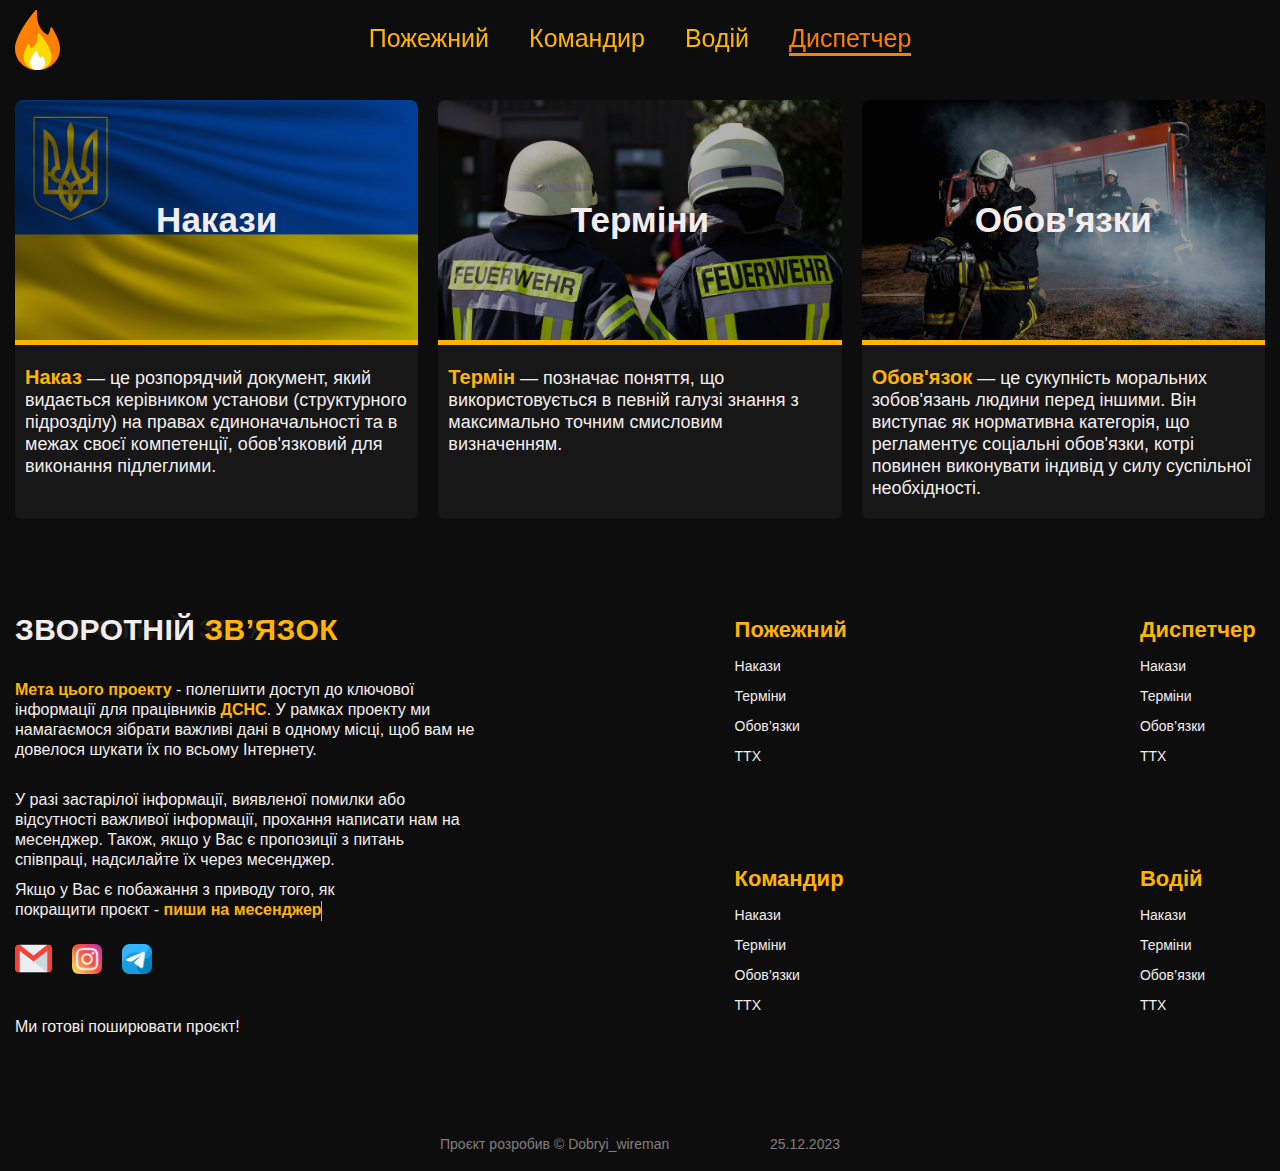
<file: call.html>
<!-- Сообщаем браузеру как стоит обрабатывать эту страницу -->
<!DOCTYPE html>
<!-- Оболочка документа, указываем язык содержимого -->
<html lang="ru">
    <!-- Заголовок страницы, контейнер для других важных данных (не отображается) -->
    <head>
        <!-- Заголовок страницы в браузере -->
        <title>Диспетчер</title>
        <link rel="icon" href="img/favicon.svg">
        <!-- Подключаем CSS -->
        <meta name="viewport" content="width=device-width,initial-scale=1">
        <link rel="stylesheet" href="css/style.css" />
        <!-- Кодировка страницы -->
        <meta http-equiv="Content-type" content="text/html;charset=UTF-8" />
    </head>
    <!-- Отображаемое тело страницы -->
<body class="body">

<div class="wrapper">

    <nav class="nav">
        <header class="header">
            <div class="container">
               <div class="header__body">
                   <a href="index.html" class="header__logo">
                     <img class="logo" src="img/favicon.svg" alt="logo">
                   </a>
                   <a class="adaptiv_header" href="call.html">Диспетчер</a>
                   <div class="header__burger">
                      <span></span>
                   </div>
                   <nav class="header__menu">
                       <ul class="header__list">
                           <li class="header__li">
                               <a class="header__link" href="fireman.html">Пожежний</a>
                           </li>
                           <li class="header__li">
                               <a class="header__link" href="comandor.html">Командир</a>
                           </li>
                           <li class="header__li">
                               <a class="header__link" href="driver.html">Водій</a>
                           </li>
                           <li class="header__li">
                               <a class="header__link header_active" href="call.html">Диспетчер</a>
                           </li> 
                           <li class="header__li">
                             <a class="header__link " href="nachkar.html">Начальник караула</a>
                           </li>
                       </ul>
                       <div class="footer_icon footer_icon_menu">
                        <a target="_blank" href="https://t.me/dobriy_fireman">
                            <img class="footer_icon_png" src="img/icon_teleg.png" alt="telegram">
                        </a>
                        <a target="_blank" href="https://www.instagram.com/dobriy_wifeman/">
                            <img class="footer_icon_png" src="img/icon_inst.png" alt="instagram">
                        </a>
                        <a target="_blank" href="#">
                            <img class="footer_icon_png" src="img/icon_viber.png" alt="viber">
                        </a>
                        <a target="_blank" href="https://mailto:dobriywireman@gmail.com">
                            <img class="footer_icon_png icon_inst" src="img/icon_gmail.png" alt="gmail">
                        </a>
                      </div>
                    </nav>
               </div>
            </div>
        </header>
    </nav>

    <div class="main">
        <div class="container">
            <div class="coll_row">
                <div class="coll_items">
                    <a href="nakaz.html" class="coll">
                        <div class="coll_img">
                            <div class="coll_title">Накази</div>
                            <img class="coll_bg" src="img/gerb.png" alt="photo">
                        </div>
                        <div class="coll_text">
                            <!-- <p><span class="coll_text_weight">Наказ</span> — це розпорядчий документ, який видається керівником установи (структурного підрозділу) на правах єдиноначальності та в межах своєї компетенції, обов'язковий для виконання підлеглими.</p>
                         -->
                            <section class="section_items section_items_termin">
                                <span class="coll_text_title coll_text_title_left">Наказ</span> 
                                 — це розпорядчий документ, який видається керівником установи (структурного підрозділу) на правах єдиноначальності та в межах своєї компетенції, обов'язковий для виконання підлеглими.
                            </section>
                        </div>
                    </a>
                    <a href="termins.html" class="coll">
                        <div class="coll_img">
                            <div class="coll_title">Терміни</div>
                            <img class="coll_bg" src="img/termins.jpg" alt="photo">
                        </div>
                        <div class="coll_text">
                            <!-- <p><span class="coll_text_weight">Термін</span> — Позначає поняття, що використовується в певній галузі знання з максимально точним смисловим визначенням</p> -->
                            <section class="section_items section_items_termin">
                                <span class="coll_text_title coll_text_title_left">Термін</span> 
                                 — позначає поняття, що використовується в певній галузі знання з максимально точним смисловим визначенням.
                            </section>
                        </div>
                    </a>
                    <a href="callObov.html" class="coll">
                        <div class="coll_img">
                            <div class="coll_title">Обов'язки</div>
                            <img class="coll_bg" src="img/oboviazki.jpg" alt="photo">
                        </div>
                        <div class="coll_text">
                            <!-- <p><span class="coll_text_weight">Обов'язок</span> — це сукупність моральних зобов'язань людини перед іншими. Він виступає як нормативна категорія, що регламентує соціальні обов'язки, котрі повинен виконувати індивід у силу суспільної необхідності.</p> -->
                            <section class="section_items section_items_termin">
                                <span class="coll_text_title coll_text_title_left">Обов'язок</span> 
                                 — це сукупність моральних зобов'язань людини перед іншими. Він виступає як нормативна категорія, що регламентує соціальні обов'язки, котрі повинен виконувати індивід у силу суспільної необхідності.
                            </section>
                        </div>
                    </a>
                    <!-- <a href="ttx.html" class="coll">
                        <div class="coll_img">
                            <div class="coll_title">ТТХ</div>
                            <img class="coll_bg" src="img/ttx2.jpg" alt="photo">
                        </div>
                        <div class="coll_text">
                            <section class="section_items section_items_termin">
                                <span class="coll_text_title coll_text_title_left">ТТХ</span> 
                                 — сукупність якісних та кількісних параметрів виробу військової техніки або озброєння, що описує його властивості (як експлуатаційні, так і бойові).
                            </section>
                            </p>
                        </div>
                    </a> -->
                </div>
            </div>
        </div>
    </div>

    <footer class="footer element-animation">
        <div class="container">

            <div class="footer_container">
                <div class="footer_box">

                    <div class="footer_form">
                        <div class="footer_title">Зворотній <span>зв’язок</span>
                            <div class="footer_title_bg">Зворотній зв’язок</div>
                        </div>
                        <section class="section__title_2 section__title_footer">
                            <h4 class="h4"><p>Зворотній </p>зв’язок</h4>
                            <span class="span__bg">Зворотній зв’язок</span>
                        </section>
                        <div class="footer_text">
                            <span class="footer_wait">Мета цього проекту</span> - полегшити доступ до ключової інформації для працівників <span class="footer_wait">ДСНС</span>. 
                            У рамках проекту ми намагаємося зібрати важливі дані в одному місці, щоб вам не довелося шукати їх по всьому Інтернету.
                        </div>
                        <div class="footer_fitback">
                            У разі застарілої інформації, виявленої помилки або відсутності важливої інформації, прохання написати нам на месенджер. 
                            Також, якщо у Вас є пропозиції з питань співпраці, надсилайте їх через месенджер.</div>
                            <div class="footer_text footer_text_2">Якщо у Вас є побажання з приводу того, як покращити проєкт -   <span class="text_writing"> пиши на месенджер</span>  </div>
                        <div class="footer_icon">
                            <a target="_blank" href="https://t.me/dobriy_fireman">
                                <img class="footer_icon_png" src="img/icon_teleg.png" alt="telegram">
                            </a>
                            <a target="_blank" href="https://www.instagram.com/dobriy_fireman/">
                                <img class="footer_icon_png" src="img/icon_inst.png" alt="instagram">
                            </a>
                            <!-- <a target="_blank" href="#">
                                <img class="footer_icon_png" src="img/icon_viber.png" alt="viber">
                            </a> -->
                            <a target="_blank" href="https://mailto:dobriywireman@gmail.com">
                                <img class="footer_icon_png icon_inst" src="img/icon_gmail.png" alt="gmail">
                            </a>
                        </div>
                        
                        <div class="footer_text">Ми готові поширювати проєкт!</div>
                    </div>
    
                    <div class="footer_menu">
                        <div class="footer_menu_item">
                            <div class="fm_title">Пожежний</div>
                            <div class="fm_link">
                                <a class="fm_h" href="nakaz.html">
                                    Накази
                                </a>
                                <a class="fm_h" href="termins.html">
                                    Терміни
                                </a>
                                <a class="fm_h" href="firemanObov.html">
                                    Обов’язки
                                </a>
                                <a class="fm_h" href="ttx.html">
                                    ТТХ
                                </a>
                            </div>
                        </div>
                        <div class="footer_menu_item">
                            <div class="fm_title">Диспетчер</div>
                            <div class="fm_link">
                                <a class="fm_h" href="nakaz.html">
                                    Накази
                                </a>
                                <a class="fm_h" href="termins.html">
                                    Терміни
                                </a>
                                <a class="fm_h" href="callObov.html">
                                    Обов’язки
                                </a>
                                <a class="fm_h" href="ttx.html">
                                    ТТХ
                                </a>
                            </div>
                        </div>
                        <div class="footer_menu_item">
                            <div class="fm_title">Командир</div>
                            <div class="fm_link">
                                <a class="fm_h" href="nakaz.html">
                                    Накази
                                </a>
                                <a class="fm_h" href="termins.html">
                                    Терміни
                                </a>
                                <a class="fm_h" href="comandorObov.html">
                                    Обов’язки
                                </a>
                                <a class="fm_h" href="ttx.html">
                                    ТТХ
                                </a>
                            </div>
                        </div>
                        <div class="footer_menu_item">
                            <div class="fm_title">Водій</div>
                            <div class="fm_link">
                                <a class="fm_h" href="nakaz.html">
                                    Накази
                                </a>
                                <a class="fm_h" href="termins.html">
                                    Терміни
                                </a>
                                <a class="fm_h" href="driverObov.html">
                                    Обов’язки
                                </a>
                                <a class="fm_h" href="ttx.html">
                                    ТТХ
                                </a>
                            </div>
                        </div>
                    </div>
                    
                </div>

                <div class="footer_bot">
                    <div class="aftor">Проєкт розробив © Dobryi_wireman</div>
                    <div class="date">25.12.2023</div>
                </div>
            </div>

        </div>
    </footer>

    <div id="top" class="transparent_div"></div>
    
    <a href="#top" class="button_top">
        <div href="#">
            <svg class="icon_button" version="1.0" xmlns="http://www.w3.org/2000/svg"
                width="15px" height="15px" viewBox="0 0 512.000000 512.000000" preserveAspectRatio="xMidYMid meet">
                <g transform="translate(0.000000,512.000000) scale(0.100000,-0.100000)"
                    fill="#ffb400" stroke="none">
                    <path d="M1400 5098 c-44 -17 -77 -44 -171 -137 -144 -143 -163 -177 -164
                    -286 0 -58 5 -91 19 -120 13 -27 333 -355 995 -1018 l976 -977 -977 -978
                    c-760 -760 -982 -987 -997 -1022 -14 -30 -21 -67 -21 -110 0 -103 29 -153 168
                    -291 98 -97 127 -119 175 -137 73 -28 131 -28 204 -1 56 20 108 71 1230 1193
                    1297 1296 1223 1214 1223 1346 0 132 74 50 -1223 1346 -1123 1123 -1174 1173
                    -1230 1193 -72 26 -136 26 -207 -1z"/>
                </g>
            </svg>
        </div>
    </a>

</div>


<!--Подключаем jQuery-->
<script src="https://code.jquery.com/jquery-3.6.0.min.js"></script>

<!--Файл скриптов-->
<script src="js/headerScroll.js"></script><!--Плавный хедер-->
<script src="js/animations.js"></script>
<script src="js/burber.js"></script>
<script src="js/spoiler.js"></script>
<script src="js/yakor.js"></script><!--Плавный якорь-->

</body>
</html>
</file>
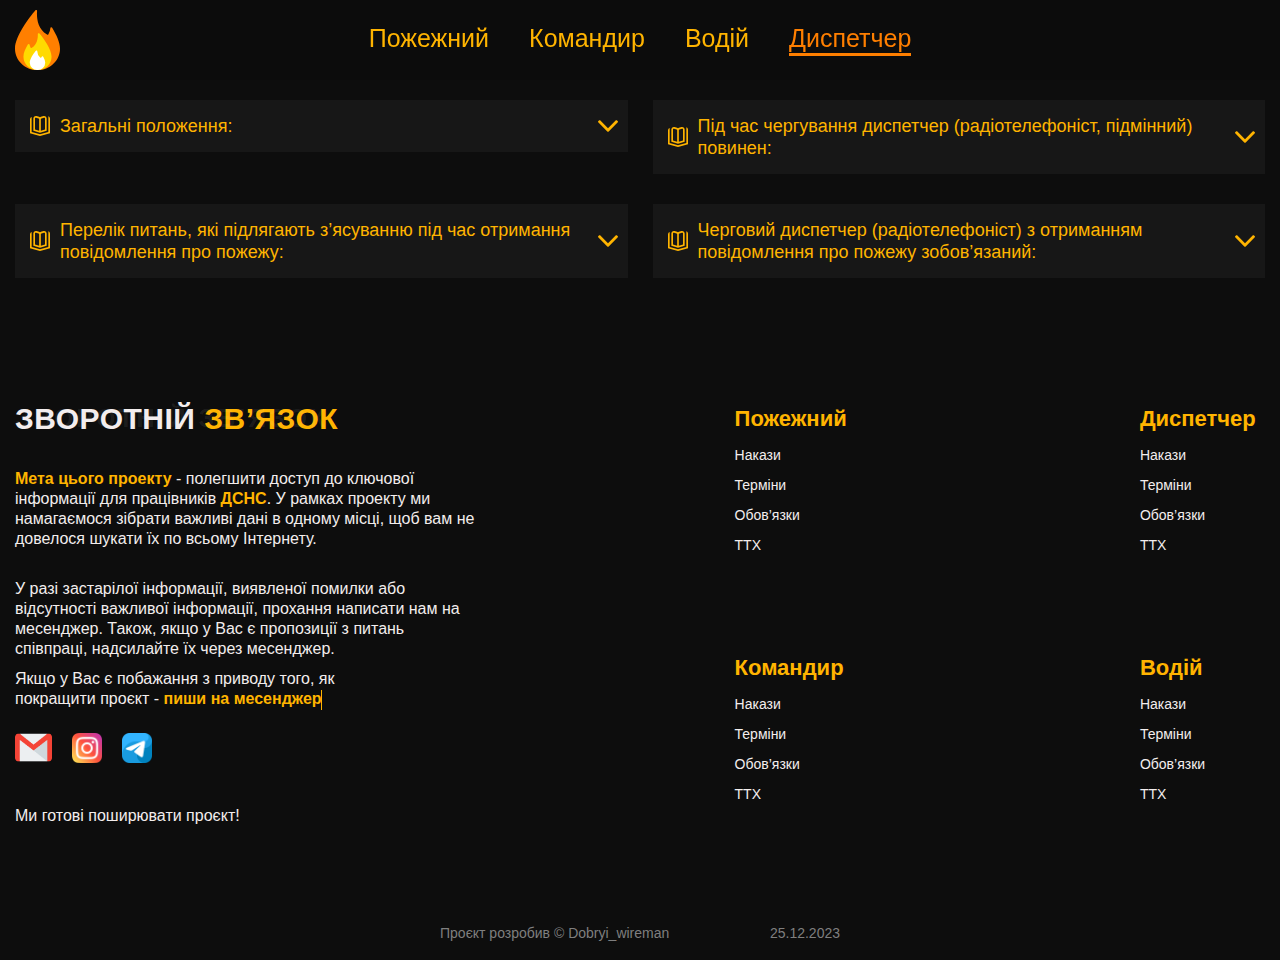
<file: callObov.html>
<!-- Сообщаем браузеру как стоит обрабатывать эту страницу -->
<!DOCTYPE html>
<!-- Оболочка документа, указываем язык содержимого -->
<html lang="ru">
    <!-- Заголовок страницы, контейнер для других важных данных (не отображается) -->
    <head>
        <!-- Заголовок страницы в браузере -->
        <title>Обов’язки</title>
        <link rel="icon" href="img/favicon.svg">
        <!-- Подключаем CSS -->
        <meta name="viewport" content="width=device-width,initial-scale=1">
        <link rel="stylesheet" href="css/style.css" />
        <!-- Кодировка страницы -->
        <meta http-equiv="Content-type" content="text/html;charset=UTF-8" />
    </head>
    <!-- Отображаемое тело страницы -->
<body class="body">

<div class="wrapper">

    <nav class="nav">
       <header class="header">
           <div class="container">
              <div class="header__body">
                  <a href="index.html" class="header__logo">
                    <img class="logo" src="img/favicon.svg" alt="logo">
                  </a>
                  <a class="adaptiv_header" href="callObov.html">Обов’язки</a>
                  <div class="header__burger">
                     <span></span>
                  </div>
                  <nav class="header__menu">
                      <ul class="header__list">
                          <li class="header__li">
                              <a class="header__link"href="fireman.html">Пожежний</a>
                          </li>
                          <li class="header__li">
                              <a class="header__link "href="comandor.html">Командир</a>
                          </li>
                          <li class="header__li">
                              <a class="header__link"href="driver.html">Водій</a>
                          </li>
                          <li class="header__li">
                              <a class="header__link header_active"href="call.html">Диспетчер</a>
                          </li> 
                          <li class="header__li">
                            <a class="header__link" href="nachkar.html">Начальник караула</a>
                          </li>
                      </ul>
                      <div class="footer_icon footer_icon_menu">
                        <a target="_blank" href="https://t.me/dobriy_fireman">
                            <img class="footer_icon_png" src="img/icon_teleg.png" alt="telegram">
                        </a>
                        <a target="_blank" href="https://www.instagram.com/dobriy_wifeman/">
                            <img class="footer_icon_png" src="img/icon_inst.png" alt="instagram">
                        </a>
                        <a target="_blank" href="#">
                            <img class="footer_icon_png" src="img/icon_viber.png" alt="viber">
                        </a>
                        <a target="_blank" href="https://mailto:dobriywireman@gmail.com">
                            <img class="footer_icon_png icon_inst" src="img/icon_gmail.png" alt="gmail">
                        </a>
                      </div>
                   </nav>
              </div>
           </div>
       </header>
    </nav>

    <div class="main">
        <div class="oboviazki">
            <div class="container">
                <div class="oboviazki_box ">
                    <div class="spoiler__item2 element-animation ">
                        <div href="#" class="spoiler__title">
                            <img class="termin_icon" src="img/book.svg" alt="icon">
                            Загальні положення:
                            <img class="spoiler_arrow" src="img/arrowDown.svg" alt="">
                        </div>
                        <div class="spoiler__text section_items">
                            <ul class="spoiler_ul">
                                <li class="spoiler_li">Черговий диспетчер (радіотелефоніст) підпорядковується начальнику чергового караулу пожежно-рятувального підрозділу, а в оперативному відношенні - старшому диспетчеру (диспетчеру) гарнізону ОРС ЦЗ та оперативному черговому гарнізону ОРС ЦЗ (начальнику чергової зміни ОКЦ).</li>
                                <li class="spoiler_li">Забезпечує чіткий прийом, передачу і реєстрацію повідомлень, що надходять до ПЗЧ, та оперативне направлення чергових підрозділів до місця виклику згідно з розкладом виїзду підрозділів гарнізону ОРС ЦЗ чи планом залучення сил і засобів, своєчасне інформування ОКЦ про обстановку та оперативні дії, які здійснюються на місці пожежі.</li>
                                <li class="spoiler_li">Прийом повідомлення про пожежу черговий диспетчер (радіотелефоніст) повинен проводити в найкоротший термін. Відсутність окремих даних не може бути підставою для затримання виїзду на пожежу підрозділу, якщо відомо місце її виникнення.</li>
                            </ul>
                        </div>
                        
                    </div>
                    <div class="spoiler__item2 element-animation ">
                        <div href="#" class="spoiler__title">
                            <img class="termin_icon" src="img/book.svg" alt="icon">
                            Під час чергування диспетчер (радіотелефоніст, підмінний) повинен:
                            <img class="spoiler_arrow" src="img/arrowDown.svg" alt="">
                        </div>
                        <div class="spoiler__text section_items">
                            <ul class="spoiler_ul">
                                <li class="spoiler_li">Знати район виїзду підрозділу, перелік об’єктів підвищеної небезпеки, об’єктів, на які висилаються сили та засоби за підвищеним рангом (номером) виклику, перелік об’єктів, на які складено оперативні картки (плани) гасіння пожеж, безводні ділянки, основні тактико-технічні характеристики автомобілів, які знаходяться на оснащенні підрозділу, та оперативну обстановку в районі виїзду підрозділу;</li>
                                <li class="spoiler_li">Забезпечувати приймання повідомлень про виникнення пожежі, НС чи інших небезпечних подій відповідно до глави 2 розділу III цього Порядку, направляти до місця виклику черговий караул відповідно до вимог оперативно-службових документів гарнізонної служби, розпоряджень ОКЦ або КГП та діяти відповідно до вимог Статуту дій під час гасіння пожеж та Статуту дій під час надзвичайних ситуацій;</li> 
                                <li class="spoiler_li">Підтримувати зв’язок із черговим караулом, що виїхав за сигналом «Тривога», уживати заходів щодо своєчасного одержання інформації про обстановку з місця виклику та передавати її до ОКЦ (за потреби - начальницькому складу підрозділу). З урахуванням особливостей об’єкта з’ясовувати (за допомогою оперативно-службових документів, а також через відповідні спеціалізовані служби цивільного захисту) додаткові відомості про шляхи під’їзду, рівень загазованості, радіаційну обстановку, зміни метеорологічних умов тощо та передавати їх підрозділам, що виїхали до місця виклику;</li> 
                                <li class="spoiler_li">Підтримувати зв’язок із спеціалізованими службами цивільного захисту, спрямовувати (за потреби) їх до місця проведення робіт;</li> 
                                <li class="spoiler_li">Уміти користуватися засобами зв’язку, перевіряти їх роботу та утримувати їх у робочому стані, про всі несправності доповідати начальнику чергового караулу (зміни); заступаючи на чергування, перевіряти наявність і стан оперативно-службових документів, оперативних карток (планів) гасіння пожеж, забезпечувати правильність та своєчасність ведення Журналу пункту зв’язку частини, та інших оперативно-службових документів, що знаходяться на ПЗЧ;</li> 
                                <li class="spoiler_li">Доповідати начальнику чергового караулу в разі одержання повідомлень про закриття проїздів, виходу з ладу джерел протипожежного водопостачання, засобів зв’язку та інші зміни оперативної обстановки;</li> 
                                <li class="spoiler_li">Повідомляти ОКЦ та начальницький склад підрозділу про виїзд чергового караулу (зміни);</li> 
                                <li class="spoiler_li">Діяти в разі отримання сигналу «Тривога» засобами систем автоматичної пожежної сигналізації відповідно до посадових інструкцій;</li> 
                                <li class="spoiler_li">Здійснювати оповіщення особового складу частини (поста) за сигналом «Збір - аварія»;</li>
                                <li class="spoiler_li">Приймати повідомлення державною мовою, попередньо назвавши свою посаду та прізвище</li>
                            </ul>
                            <ul class="spoiler_ul">Диспетчеру (радіотелефоністу, підмінному) заборонено:
                                <li class="spoiler_li">Відволікатися від виконання службових обов’язків та відпочивати під час виїзду чергового караулу за сигналом «Тривога»;</li>
                                <li class="spoiler_li">Виходити з приміщення ПЗЧ без підміни особою, допущеною до роботи на ПЗЧ;</li>
                                <li class="spoiler_li">Відлучатися з розташування підрозділу без дозволу начальника.</li>
                            </ul>
                        </div>
                        
                    </div>
                    <div class="spoiler__item2 element-animation ">
                        <div href="#" class="spoiler__title">
                            <img class="termin_icon" src="img/book.svg" alt="icon">
                            Перелік питань, які підлягають з’ясуванню під час отримання повідомлення про пожежу:
                            <img class="spoiler_arrow" src="img/arrowDown.svg" alt="">
                        </div>
                        <div class="spoiler__text section_items">
                            <ul class="spoiler_ul">
                                <li class="spoiler_li">Адреса, найменування об’єкта та місце виникнення пожежі;</li>
                                <li class="spoiler_li">Що горить, чи є загроза людям, вибуху, отруєння;</li> 
                                <li class="spoiler_li">Кількість поверхів будівлі;</li> 
                                <li class="spoiler_li">Особливості маршруту слідування;</li> 
                                <li class="spoiler_li">Прізвище особи, яка повідомляє про пожежу, номер її телефону;</li> 
                                <li class="spoiler_li">Інші додаткові відомості.</li> 
                            </ul>
                        </div>
                    </div>
                    <div class="spoiler__item2 element-animation ">
                        <div href="#" class="spoiler__title">
                            <img class="termin_icon" src="img/book.svg" alt="icon">
                            Черговий диспетчер (радіотелефоніст) з отриманням повідомлення про пожежу зобов’язаний:
                            <img class="spoiler_arrow" src="img/arrowDown.svg" alt="">
                        </div>
                        <div class="spoiler__text section_items">
                            <ul class="spoiler_ul">
                                <li class="spoiler_li">Провести реєстрацію повідомлення в журналі пункту зв’язку;</li>
                                <li class="spoiler_li">Поінформувати заявника про прийом повідомлення, час реєстрації та прізвище, хто прийняв повідомлення;</li> 
                                <li class="spoiler_li">Увімкнути додаткове освітлення приміщень у нічний час;</li> 
                                <li class="spoiler_li">Включити табло з переліком автомобілів, що виїжджають;</li> 
                                <li class="spoiler_li">Оголосити через гучномовний зв’язок перелік відділень, адресу місця пожежі та мету виїзду, після оголошеної інформації увімкнути сигнал «Тривога»;</li> 
                                <li class="spoiler_li">Заповнити і передати старшим машин дорожні листи на виїзд автомобілів стройової групи експлуатації за сигналом «Тривога» та повідомити наявні додаткові відомості про пожежу. Копії дорожніх листів залишити на ПЗЧ;</li> 
                                <li class="spoiler_li">Передати начальнику караулу оперативний план (картку) пожежогасіння на об’єкт, де виникла пожежа;</li> 
                                <li class="spoiler_li">Направити до місця пожежі додаткові сили і засоби за розпорядженням КГП або в разі установлення за характером першого чи наступних повідомлень недостатності тактичних можливостей залучених підрозділів для виконання всього обсягу оперативних дій</li> 
                                <li class="spoiler_li">Негайно направити визначені сили і засоби до місця небезпечної події у разі отримання повідомлення про пожежу на об’єкті, на який передбачено автоматичне направлення сил і засобів за підвищеним номером (рангом) виклику;</li> 
                                <li class="spoiler_li">Діяти відповідно до окремих організаційно-розпорядчих документів у разі отримання сигналу «Тривога» по системах автоматичної пожежної сигналізації;</li>
                                <li class="spoiler_li">Негайно поінформувати ОКЦ і пожежно-рятувальний підрозділ, у районі виїзду якого виникла пожежа, у разі отримання повідомлення про пожежу за межами району виїзду пожежно-рятувального підрозділу та доповісти начальнику караулу;</li> 
                                <li class="spoiler_li">Передати за допомогою радіозв’язку додаткові відомості про пожежу (у разі їх отримання) підрозділам, що прямують до місця виклику;</li> 
                                <li class="spoiler_li">Установити та підтримувати постійний зв’язок з підрозділом, що виїхав на пожежу, налагодити своєчасне отримання інформації про обстановку та оперативні дії пожежно-рятувального підрозділу, негайно передавати отримані розпорядження та інформацію до ОКЦ;</li> 
                                <li class="spoiler_li">Інформувати в установленому в гарнізоні порядку ОКЦ і посадових осіб про виїзд підрозділу на пожежу, направлення додаткових сил і засобів або за підвищеним номером (рангом) виклику, обстановку на місці небезпечної події, оперативні дії залучених сил і засобів, а також про повернення підрозділу до місця постійної дислокації;</li> 
                                <li class="spoiler_li">З’ясувати, використовуючи довідкову документацію, а також через відповідні служби оперативно-тактичну характеристику об’єкта, рівень загазованості, радіаційну і метеорологічну обстановку тощо та негайно поінформувати КГП і ОКЦ;</li> 
                                <li class="spoiler_li">Сповістити та залучити за розпорядженням КГП аварійні служби;</li> 
                                <li class="spoiler_li">Виконувати розпорядження, що надходять від начальника караулу (КГП), який виїхав на пожежу;</li> 
                                <li class="spoiler_li">Записувати до журналу пункту зв’язку пожежно-рятувального підрозділу час отримання і зміст усіх повідомлень та розпоряджень, що надходять з місця пожежі (у тому числі час виїзду, прибуття на місце пожежі, подання першого ствола, площу пожежі, час її локалізації і ліквідації та повернення пожежно-рятувального підрозділу до місця постійної дислокації).</li>
                            </ul>
                            <ul class="spoiler_ul">Диспетчеру (радіотелефоністу) пожежно-рятувального підрозділу забороняється зменшувати кількість сил і засобів, що направляються до місця пожежі згідно з розкладом виїзду підрозділів гарнізону ОРС ЦЗ або планом залучення сил і засобів.</ul>
                        </div>
                    </div>
                </div>
            </div>
        </div>
    </div>

    <footer class="footer element-animation">
        <div class="container">

            <div class="footer_container">
                <div class="footer_box">

                    <div class="footer_form">
                        <div class="footer_title">Зворотній <span>зв’язок</span>
                            <div class="footer_title_bg">Зворотній зв’язок</div>
                        </div>
                        <section class="section__title_2 section__title_footer">
                            <h4 class="h4"><p>Зворотній </p>зв’язок</h4>
                            <span class="span__bg">Зворотній зв’язок</span>
                        </section>
                        <div class="footer_text">
                            <span class="footer_wait">Мета цього проекту</span> - полегшити доступ до ключової інформації для працівників <span class="footer_wait">ДСНС</span>. 
                            У рамках проекту ми намагаємося зібрати важливі дані в одному місці, щоб вам не довелося шукати їх по всьому Інтернету.
                        </div>
                        <div class="footer_fitback">
                            У разі застарілої інформації, виявленої помилки або відсутності важливої інформації, прохання написати нам на месенджер. 
                            Також, якщо у Вас є пропозиції з питань співпраці, надсилайте їх через месенджер.</div>
                            <div class="footer_text footer_text_2">Якщо у Вас є побажання з приводу того, як покращити проєкт -   <span class="text_writing"> пиши на месенджер</span>  </div>
                        <div class="footer_icon">
                            <a target="_blank" href="https://t.me/dobriy_fireman">
                                <img class="footer_icon_png" src="img/icon_teleg.png" alt="telegram">
                            </a>
                            <a target="_blank" href="https://www.instagram.com/dobriy_fireman/">
                                <img class="footer_icon_png" src="img/icon_inst.png" alt="instagram">
                            </a>
                            <!-- <a target="_blank" href="#">
                                <img class="footer_icon_png" src="img/icon_viber.png" alt="viber">
                            </a> -->
                            <a target="_blank" href="https://mailto:dobriywireman@gmail.com">
                                <img class="footer_icon_png icon_inst" src="img/icon_gmail.png" alt="gmail">
                            </a>
                        </div>
                        
                        <div class="footer_text">Ми готові поширювати проєкт!</div>
                    </div>
    
                    <div class="footer_menu">
                        <div class="footer_menu_item">
                            <div class="fm_title">Пожежний</div>
                            <div class="fm_link">
                                <a class="fm_h" href="nakaz.html">
                                    Накази
                                </a>
                                <a class="fm_h" href="termins.html">
                                    Терміни
                                </a>
                                <a class="fm_h" href="firemanObov.html">
                                    Обов’язки
                                </a>
                                <a class="fm_h" href="ttx.html">
                                    ТТХ
                                </a>
                            </div>
                        </div>
                        <div class="footer_menu_item">
                            <div class="fm_title">Диспетчер</div>
                            <div class="fm_link">
                                <a class="fm_h" href="nakaz.html">
                                    Накази
                                </a>
                                <a class="fm_h" href="termins.html">
                                    Терміни
                                </a>
                                <a class="fm_h" href="callObov.html">
                                    Обов’язки
                                </a>
                                <a class="fm_h" href="ttx.html">
                                    ТТХ
                                </a>
                            </div>
                        </div>
                        <div class="footer_menu_item">
                            <div class="fm_title">Командир</div>
                            <div class="fm_link">
                                <a class="fm_h" href="nakaz.html">
                                    Накази
                                </a>
                                <a class="fm_h" href="termins.html">
                                    Терміни
                                </a>
                                <a class="fm_h" href="comandorObov.html">
                                    Обов’язки
                                </a>
                                <a class="fm_h" href="ttx.html">
                                    ТТХ
                                </a>
                            </div>
                        </div>
                        <div class="footer_menu_item">
                            <div class="fm_title">Водій</div>
                            <div class="fm_link">
                                <a class="fm_h" href="nakaz.html">
                                    Накази
                                </a>
                                <a class="fm_h" href="termins.html">
                                    Терміни
                                </a>
                                <a class="fm_h" href="driverObov.html">
                                    Обов’язки
                                </a>
                                <a class="fm_h" href="ttx.html">
                                    ТТХ
                                </a>
                            </div>
                        </div>
                    </div>
                    
                </div>

                <div class="footer_bot">
                    <div class="aftor">Проєкт розробив © Dobryi_wireman</div>
                    <div class="date">25.12.2023</div>
                </div>
            </div>

        </div>
    </footer>

    <div id="top" class="transparent_div"></div>

    <a href="#top" class="button_top">
        <div href="#">
            <svg class="icon_button" version="1.0" xmlns="http://www.w3.org/2000/svg"
                width="15px" height="15px" viewBox="0 0 512.000000 512.000000" preserveAspectRatio="xMidYMid meet">
                <g transform="translate(0.000000,512.000000) scale(0.100000,-0.100000)"
                    fill="#ffb400" stroke="none">
                    <path d="M1400 5098 c-44 -17 -77 -44 -171 -137 -144 -143 -163 -177 -164
                    -286 0 -58 5 -91 19 -120 13 -27 333 -355 995 -1018 l976 -977 -977 -978
                    c-760 -760 -982 -987 -997 -1022 -14 -30 -21 -67 -21 -110 0 -103 29 -153 168
                    -291 98 -97 127 -119 175 -137 73 -28 131 -28 204 -1 56 20 108 71 1230 1193
                    1297 1296 1223 1214 1223 1346 0 132 74 50 -1223 1346 -1123 1123 -1174 1173
                    -1230 1193 -72 26 -136 26 -207 -1z"/>
                </g>
            </svg>
        </div>
    </a>

</div>


<!--Подключаем jQuery-->
<script src="https://code.jquery.com/jquery-3.6.0.min.js"></script>

<!--Файл скриптов-->
<script src="js/headerScroll.js"></script><!--Плавный хедер-->
<script src="js/animations.js"></script>
<script src="js/burber.js"></script>
<script src="js/spoiler.js"></script>
<script src="js/yakor.js"></script><!--Плавный якорь-->

</body>
</html>
</file>
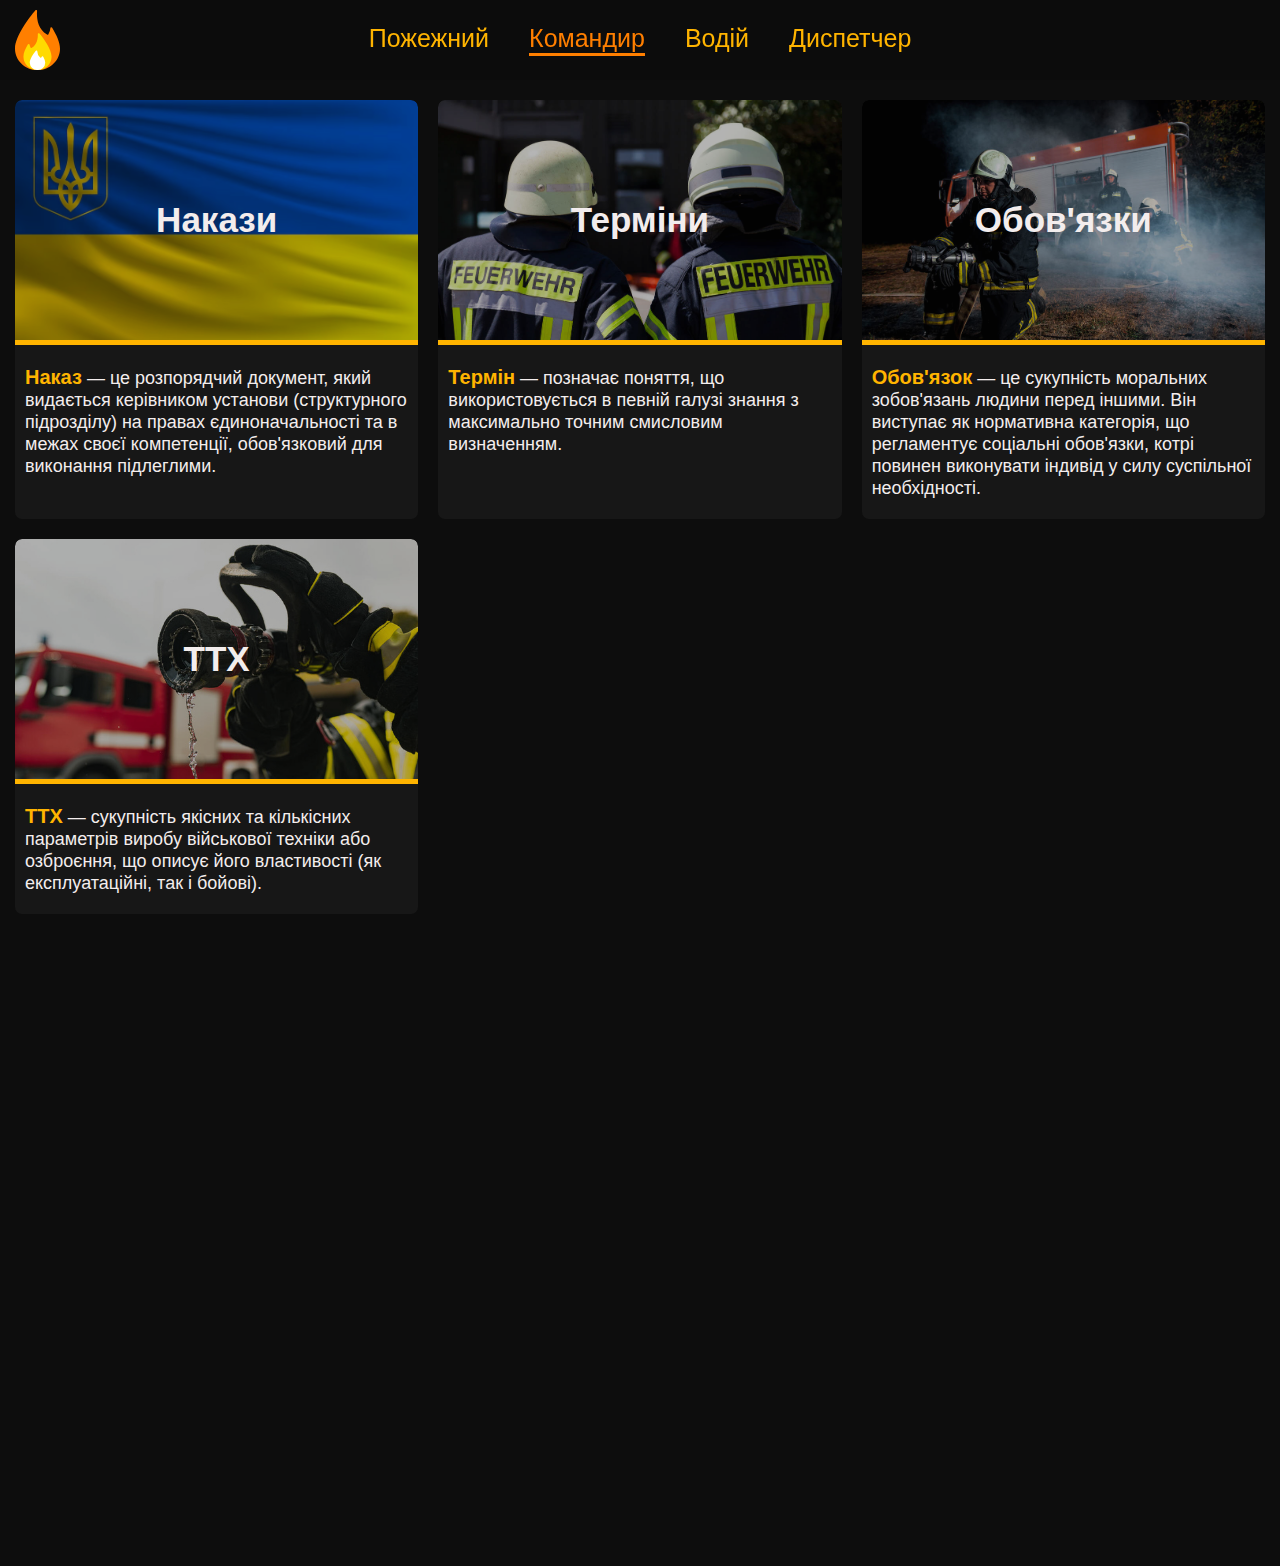
<file: comandor.html>
<!-- Сообщаем браузеру как стоит обрабатывать эту страницу -->
<!DOCTYPE html>
<!-- Оболочка документа, указываем язык содержимого -->
<html lang="ru">
    <!-- Заголовок страницы, контейнер для других важных данных (не отображается) -->
    <head>
        <!-- Заголовок страницы в браузере -->
        <title>Командир</title>
        <link rel="icon" href="img/favicon.svg">
        <!-- Подключаем CSS -->
        <meta name="viewport" content="width=device-width,initial-scale=1">
        <link rel="stylesheet" href="css/style.css" />
        <!-- Кодировка страницы -->
        <meta http-equiv="Content-type" content="text/html;charset=UTF-8" />
    </head>
    <!-- Отображаемое тело страницы -->
<body class="body">

<div class="wrapper">

    <nav class="nav">
        <header class="header">
            <div class="container">
               <div class="header__body">
                   <a href="index.html" class="header__logo">
                     <img class="logo" src="img/favicon.svg" alt="logo">
                   </a>
                   <a class="adaptiv_header" href="comandor.html">Командир</a>
                   <div class="header__burger">
                      <span></span>
                   </div>
                   <nav class="header__menu">
                       <ul class="header__list">
                           <li class="header__li">
                               <a class="header__link" href="fireman.html">Пожежний</a>
                           </li>
                           <li class="header__li">
                               <a class="header__link header_active" href="comandor.html">Командир</a>
                           </li>
                           <li class="header__li">
                               <a class="header__link" href="driver.html">Водій</a>
                           </li>
                           <li class="header__li">
                               <a class="header__link" href="call.html">Диспетчер</a>
                           </li> 
                           <li class="header__li">
                             <a class="header__link " href="nachkar.html">Начальник караула</a>
                           </li>
                       </ul>
                       <div class="footer_icon footer_icon_menu">
                        <a target="_blank" href="https://t.me/dobriy_fireman">
                            <img class="footer_icon_png" src="img/icon_teleg.png" alt="telegram">
                        </a>
                        <a target="_blank" href="https://www.instagram.com/dobriy_wifeman/">
                            <img class="footer_icon_png" src="img/icon_inst.png" alt="instagram">
                        </a>
                        <a target="_blank" href="#">
                            <img class="footer_icon_png" src="img/icon_viber.png" alt="viber">
                        </a>
                        <a target="_blank" href="https://mailto:dobriywireman@gmail.com">
                            <img class="footer_icon_png icon_inst" src="img/icon_gmail.png" alt="gmail">
                        </a>
                      </div>
                   </nav>
               </div>
            </div>
        </header>
    </nav>

    <div class="main">
        <div class="container">
            <div class="coll_row">
                <div class="coll_items">
                    <a href="nakaz.html" class="coll">
                        <div class="coll_img">
                            <div class="coll_title">Накази</div>
                            <img class="coll_bg" src="img/gerb.png" alt="photo">
                        </div>
                        <div class="coll_text">
                            <!-- <p><span class="coll_text_weight">Наказ</span> — це розпорядчий документ, який видається керівником установи (структурного підрозділу) на правах єдиноначальності та в межах своєї компетенції, обов'язковий для виконання підлеглими.</p>
                         -->
                            <section class="section_items section_items_termin">
                                <span class="coll_text_title coll_text_title_left">Наказ</span> 
                                 — це розпорядчий документ, який видається керівником установи (структурного підрозділу) на правах єдиноначальності та в межах своєї компетенції, обов'язковий для виконання підлеглими.
                            </section>
                        </div>
                    </a>
                    <a href="termins.html" class="coll">
                        <div class="coll_img">
                            <div class="coll_title">Терміни</div>
                            <img class="coll_bg" src="img/termins.jpg" alt="photo">
                        </div>
                        <div class="coll_text">
                            <!-- <p><span class="coll_text_weight">Термін</span> — Позначає поняття, що використовується в певній галузі знання з максимально точним смисловим визначенням</p> -->
                            <section class="section_items section_items_termin">
                                <span class="coll_text_title coll_text_title_left">Термін</span> 
                                 — позначає поняття, що використовується в певній галузі знання з максимально точним смисловим визначенням.
                            </section>
                        </div>
                    </a>
                    <a href="comandorObov.html" class="coll">
                        <div class="coll_img">
                            <div class="coll_title">Обов'язки</div>
                            <img class="coll_bg" src="img/oboviazki.jpg" alt="photo">
                        </div>
                        <div class="coll_text">
                            <!-- <p><span class="coll_text_weight">Обов'язок</span> — це сукупність моральних зобов'язань людини перед іншими. Він виступає як нормативна категорія, що регламентує соціальні обов'язки, котрі повинен виконувати індивід у силу суспільної необхідності.</p> -->
                            <section class="section_items section_items_termin">
                                <span class="coll_text_title coll_text_title_left">Обов'язок</span> 
                                 — це сукупність моральних зобов'язань людини перед іншими. Він виступає як нормативна категорія, що регламентує соціальні обов'язки, котрі повинен виконувати індивід у силу суспільної необхідності.
                            </section>
                        </div>
                    </a>
                    <a href="ttx.html" class="coll">
                        <div class="coll_img">
                            <div class="coll_title">ТТХ</div>
                            <img class="coll_bg" src="img/ttx2.jpg" alt="photo">
                        </div>
                        <div class="coll_text">
                            <!-- <p><span class="coll_text_weight">Тактико-технічні характеристики (ТТХ)</span> — сукупність якісних та кількісних параметрів виробу військової техніки або озброєння, що описує його властивості (як експлуатаційні, так і бойові). -->
                            <section class="section_items section_items_termin">
                                <span class="coll_text_title coll_text_title_left">ТТХ</span> 
                                 — сукупність якісних та кількісних параметрів виробу військової техніки або озброєння, що описує його властивості (як експлуатаційні, так і бойові).
                            </section>
                            </p>
                        </div>
                    </a>
                </div>
            </div>
        </div>
    </div>

    <footer class="footer element-animation">
        <div class="container">

            <div class="footer_container">
                <div class="footer_box">

                    <div class="footer_form">
                        <div class="footer_title">Зворотній <span>зв’язок</span>
                            <div class="footer_title_bg">Зворотній зв’язок</div>
                        </div>
                        <section class="section__title_2 section__title_footer">
                            <h4 class="h4"><p>Зворотній </p>зв’язок</h4>
                            <span class="span__bg">Зворотній зв’язок</span>
                        </section>
                        <div class="footer_text">
                            <span class="footer_wait">Мета цього проекту</span> - полегшити доступ до ключової інформації для працівників <span class="footer_wait">ДСНС</span>. 
                            У рамках проекту ми намагаємося зібрати важливі дані в одному місці, щоб вам не довелося шукати їх по всьому Інтернету.
                        </div>
                        <div class="footer_fitback">
                            У разі застарілої інформації, виявленої помилки або відсутності важливої інформації, прохання написати нам на месенджер. 
                            Також, якщо у Вас є пропозиції з питань співпраці, надсилайте їх через месенджер.</div>
                            <div class="footer_text footer_text_2">Якщо у Вас є побажання з приводу того, як покращити проєкт -   <span class="text_writing"> пиши на месенджер</span>  </div>
                        <div class="footer_icon">
                            <a target="_blank" href="https://t.me/dobriy_fireman">
                                <img class="footer_icon_png" src="img/icon_teleg.png" alt="telegram">
                            </a>
                            <a target="_blank" href="https://www.instagram.com/dobriy_fireman/">
                                <img class="footer_icon_png" src="img/icon_inst.png" alt="instagram">
                            </a>
                            <!-- <a target="_blank" href="#">
                                <img class="footer_icon_png" src="img/icon_viber.png" alt="viber">
                            </a> -->
                            <a target="_blank" href="https://mailto:dobriywireman@gmail.com">
                                <img class="footer_icon_png icon_inst" src="img/icon_gmail.png" alt="gmail">
                            </a>
                        </div>
                        
                        <div class="footer_text">Ми готові поширювати проєкт!</div>
                    </div>
    
                    <div class="footer_menu">
                        <div class="footer_menu_item">
                            <div class="fm_title">Пожежний</div>
                            <div class="fm_link">
                                <a class="fm_h" href="nakaz.html">
                                    Накази
                                </a>
                                <a class="fm_h" href="termins.html">
                                    Терміни
                                </a>
                                <a class="fm_h" href="firemanObov.html">
                                    Обов’язки
                                </a>
                                <a class="fm_h" href="ttx.html">
                                    ТТХ
                                </a>
                            </div>
                        </div>
                        <div class="footer_menu_item">
                            <div class="fm_title">Диспетчер</div>
                            <div class="fm_link">
                                <a class="fm_h" href="nakaz.html">
                                    Накази
                                </a>
                                <a class="fm_h" href="termins.html">
                                    Терміни
                                </a>
                                <a class="fm_h" href="callObov.html">
                                    Обов’язки
                                </a>
                                <a class="fm_h" href="ttx.html">
                                    ТТХ
                                </a>
                            </div>
                        </div>
                        <div class="footer_menu_item">
                            <div class="fm_title">Командир</div>
                            <div class="fm_link">
                                <a class="fm_h" href="nakaz.html">
                                    Накази
                                </a>
                                <a class="fm_h" href="termins.html">
                                    Терміни
                                </a>
                                <a class="fm_h" href="comandorObov.html">
                                    Обов’язки
                                </a>
                                <a class="fm_h" href="ttx.html">
                                    ТТХ
                                </a>
                            </div>
                        </div>
                        <div class="footer_menu_item">
                            <div class="fm_title">Водій</div>
                            <div class="fm_link">
                                <a class="fm_h" href="nakaz.html">
                                    Накази
                                </a>
                                <a class="fm_h" href="termins.html">
                                    Терміни
                                </a>
                                <a class="fm_h" href="driverObov.html">
                                    Обов’язки
                                </a>
                                <a class="fm_h" href="ttx.html">
                                    ТТХ
                                </a>
                            </div>
                        </div>
                    </div>
                    
                </div>

                <div class="footer_bot">
                    <div class="aftor">Проєкт розробив © Dobryi_wireman</div>
                    <div class="date">25.12.2023</div>
                </div>
            </div>

        </div>
    </footer>

    <div id="top" class="transparent_div"></div>

    <a href="#top" class="button_top">
        <div href="#">
            <svg class="icon_button" version="1.0" xmlns="http://www.w3.org/2000/svg"
                width="15px" height="15px" viewBox="0 0 512.000000 512.000000" preserveAspectRatio="xMidYMid meet">
                <g transform="translate(0.000000,512.000000) scale(0.100000,-0.100000)"
                    fill="#ffb400" stroke="none">
                    <path d="M1400 5098 c-44 -17 -77 -44 -171 -137 -144 -143 -163 -177 -164
                    -286 0 -58 5 -91 19 -120 13 -27 333 -355 995 -1018 l976 -977 -977 -978
                    c-760 -760 -982 -987 -997 -1022 -14 -30 -21 -67 -21 -110 0 -103 29 -153 168
                    -291 98 -97 127 -119 175 -137 73 -28 131 -28 204 -1 56 20 108 71 1230 1193
                    1297 1296 1223 1214 1223 1346 0 132 74 50 -1223 1346 -1123 1123 -1174 1173
                    -1230 1193 -72 26 -136 26 -207 -1z"/>
                </g>
            </svg>
        </div>
    </a>

</div>


<!--Подключаем jQuery-->
<script src="https://code.jquery.com/jquery-3.6.0.min.js"></script>

<!--Файл скриптов-->
<script src="js/headerScroll.js"></script><!--Плавный хедер-->
<script src="js/animations.js"></script>
<script src="js/burber.js"></script>
<script src="js/spoiler.js"></script>
<script src="js/yakor.js"></script><!--Плавный якорь-->

</body>
</html>
</file>
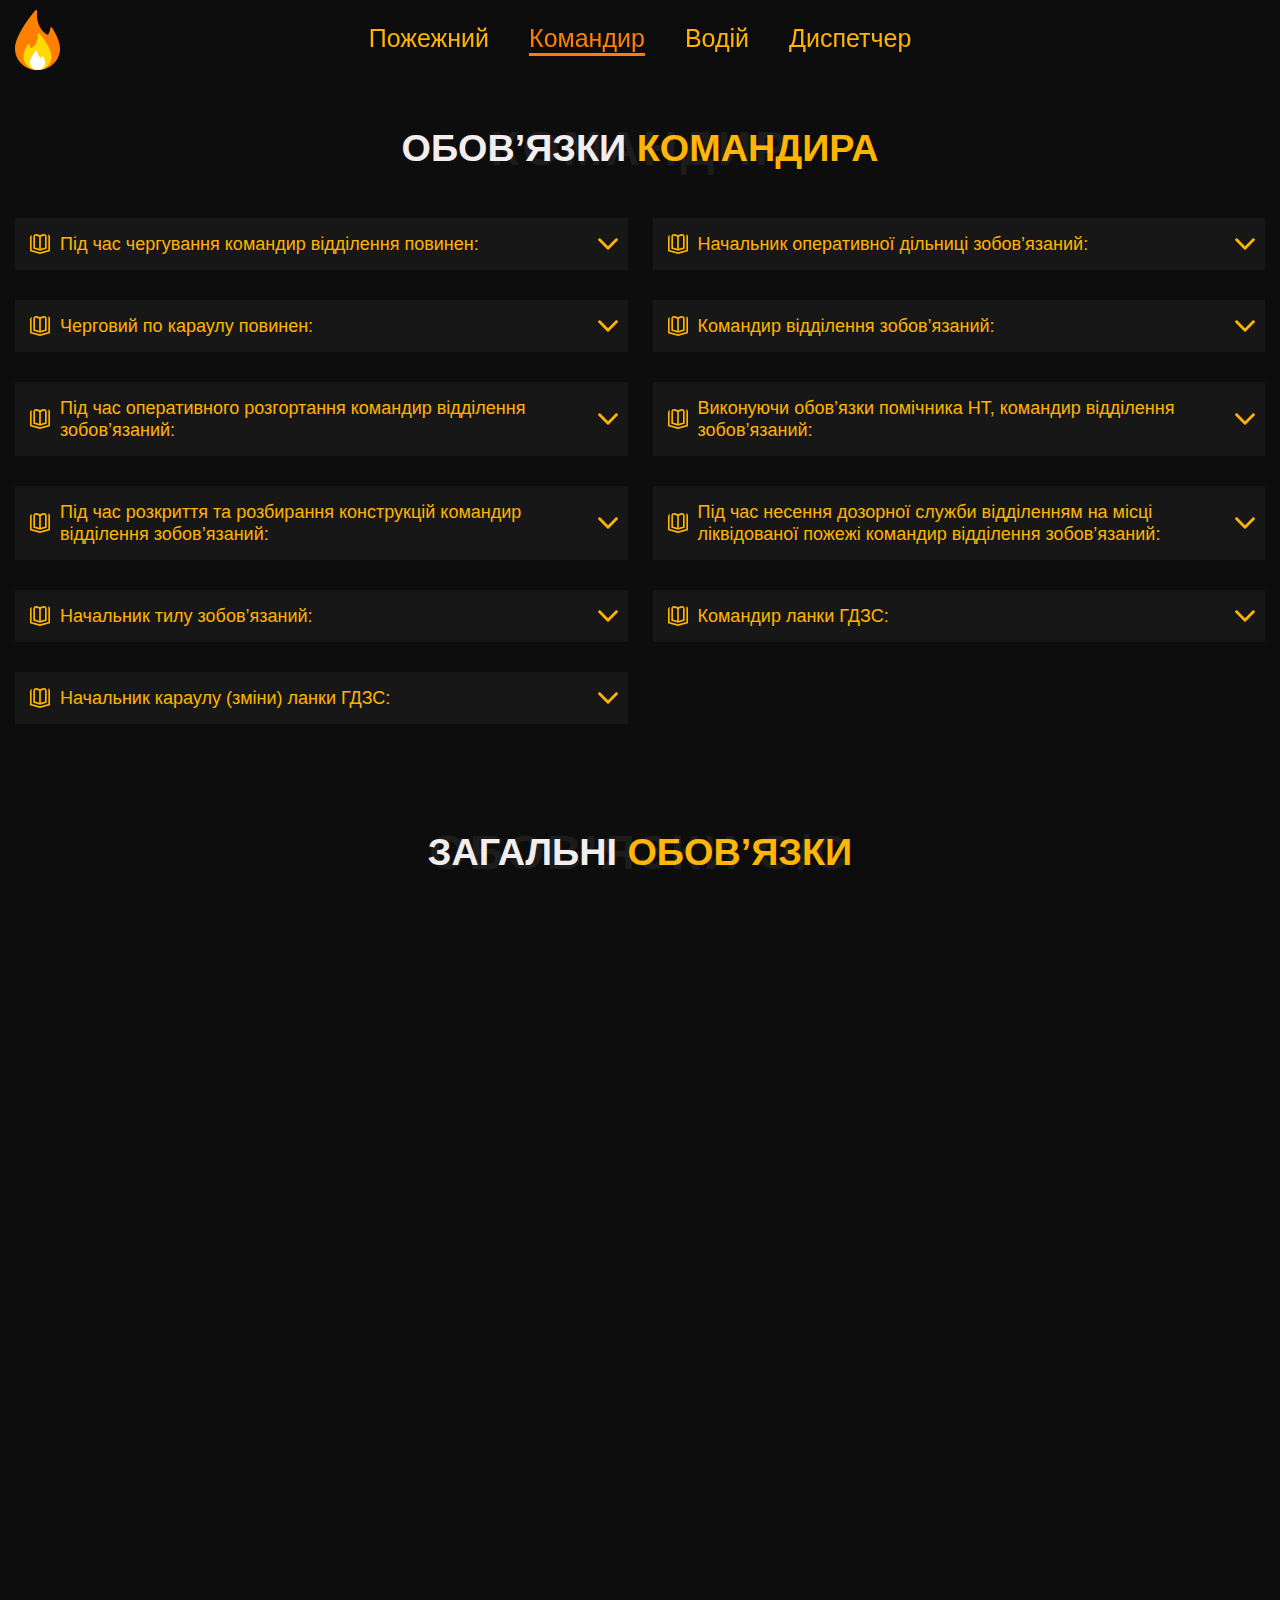
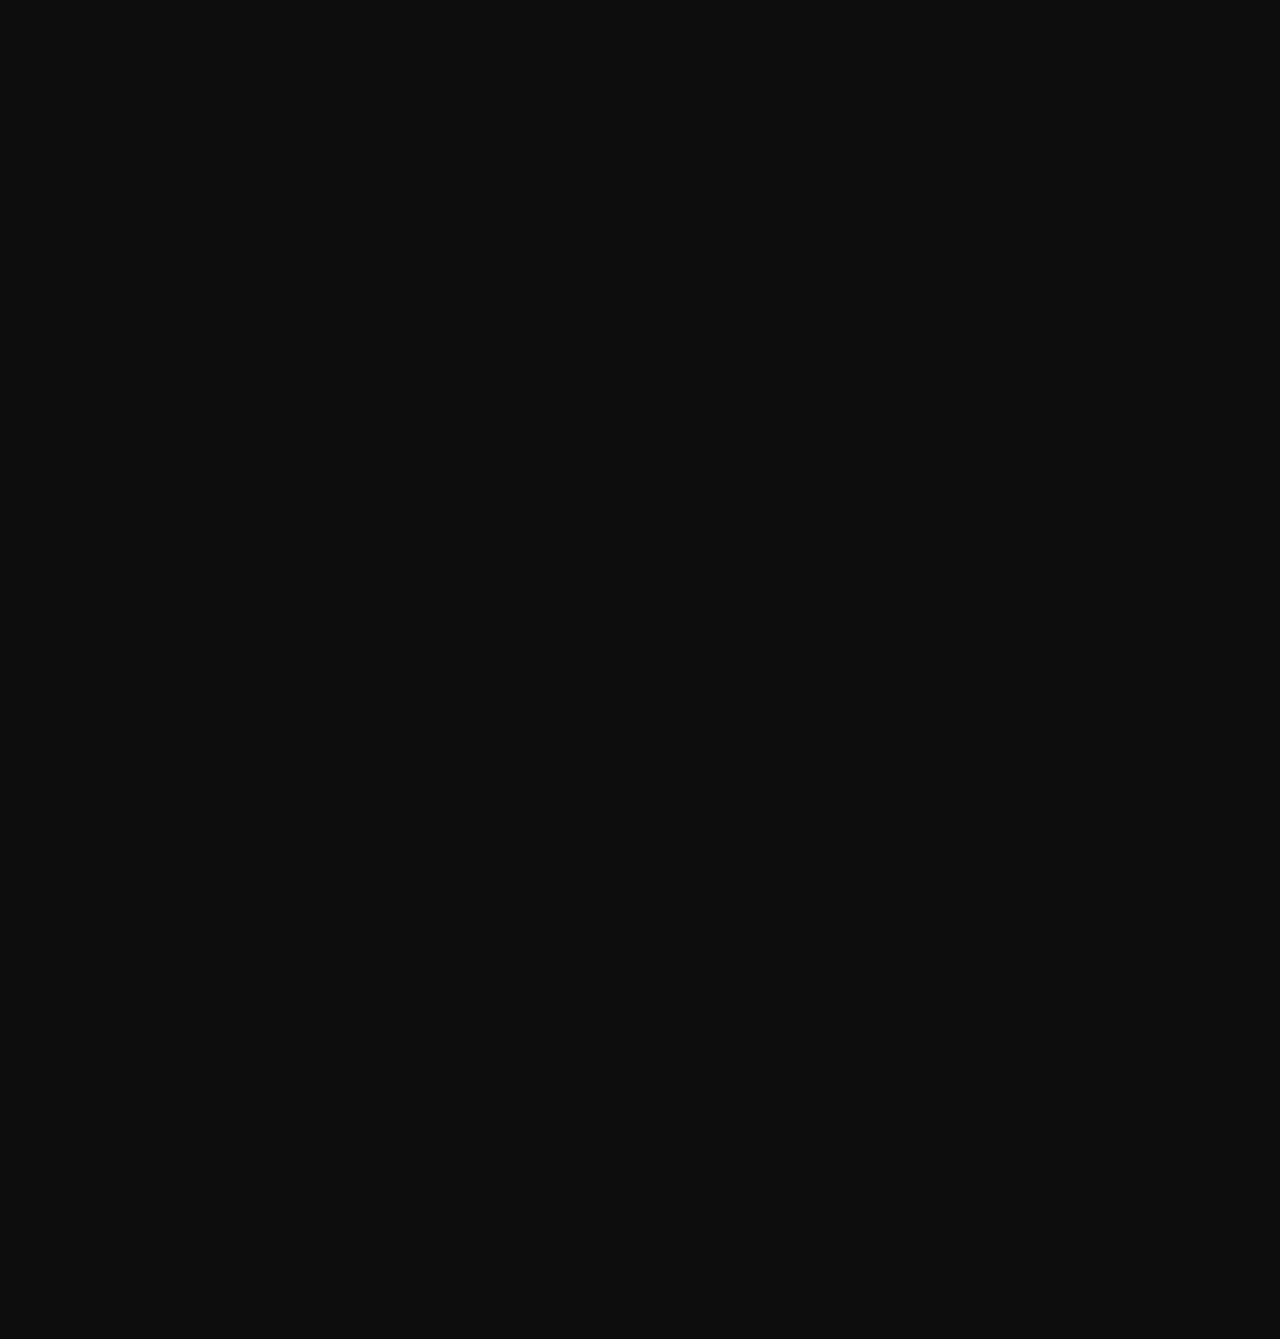
<file: comandorObov.html>
<!-- Сообщаем браузеру как стоит обрабатывать эту страницу -->
<!DOCTYPE html>
<!-- Оболочка документа, указываем язык содержимого -->
<html lang="ru">
    <!-- Заголовок страницы, контейнер для других важных данных (не отображается) -->
    <head>
        <!-- Заголовок страницы в браузере -->
        <title>Обов’язки</title>
        <link rel="icon" href="img/favicon.svg">
        <!-- Подключаем CSS -->
        <meta name="viewport" content="width=device-width,initial-scale=1">
        <link rel="stylesheet" href="css/style.css" />
        <!-- Кодировка страницы -->
        <meta http-equiv="Content-type" content="text/html;charset=UTF-8" />
    </head>
    <!-- Отображаемое тело страницы -->
<body class="body">

<div class="wrapper">

    <nav class="nav">
       <header class="header">
           <div class="container">
              <div class="header__body">
                  <a href="index.html" class="header__logo">
                    <img class="logo" src="img/favicon.svg" alt="logo">
                  </a>
                  <a class="adaptiv_header" href="comandorObov.html">Обов’язки</a>
                  <div class="header__burger">
                     <span></span>
                  </div>
                  <nav class="header__menu">
                      <ul class="header__list">
                          <li class="header__li">
                              <a class="header__link"href="fireman.html">Пожежний</a>
                          </li>
                          <li class="header__li">
                              <a class="header__link header_active"href="comandor.html">Командир</a>
                          </li>
                          <li class="header__li">
                              <a class="header__link"href="driver.html">Водій</a>
                          </li>
                          <li class="header__li">
                              <a class="header__link"href="call.html">Диспетчер</a>
                          </li> 
                          <li class="header__li">
                            <a class="header__link" href="nachkar.html">Начальник караула</a>
                          </li>
                      </ul>
                      <div class="footer_icon footer_icon_menu">
                        <a target="_blank" href="https://t.me/dobriy_fireman">
                            <img class="footer_icon_png" src="img/icon_teleg.png" alt="telegram">
                        </a>
                        <a target="_blank" href="https://www.instagram.com/dobriy_wifeman/">
                            <img class="footer_icon_png" src="img/icon_inst.png" alt="instagram">
                        </a>
                        <a target="_blank" href="#">
                            <img class="footer_icon_png" src="img/icon_viber.png" alt="viber">
                        </a>
                        <a target="_blank" href="https://mailto:dobriywireman@gmail.com">
                            <img class="footer_icon_png icon_inst" src="img/icon_gmail.png" alt="gmail">
                        </a>
                      </div>
                   </nav>
              </div>
           </div>
       </header>
    </nav>

    <div class="main">
        <div class="oboviazki">
            <div class="container">
                <div class="oboviazki_box ">

                    <section class="section__title element-animation">
                        <h4 class="h4"><p>Обов’язки</p> Командира</h4>
                        <span class="span__bg">Командир</span>
                    </section>

                    <div class="spoiler__item2 element-animation ">
                        <div href="#" class="spoiler__title">
                            <img class="termin_icon" src="img/book.svg" alt="icon">
                            Під час чергування командир відділення повинен:
                            <img class="spoiler_arrow" src="img/arrowDown.svg" alt="">
                        </div>
                        <div class="spoiler__text section_items">
                            <ul class="spoiler_ul">
                                <li class="spoiler_li">Забезпечувати готовність особового складу відділення до виконання завдань за призначенням, проводити з ним заняття із спеціальної підготовки, навчати роботі з технікою, обладнанням, оснащенням, ЗІЗОД, засобами зв’язку;</li>
                                <li class="spoiler_li">Забезпечувати готовність до застосування, належне утримання та правильну експлуатацію закріпленої за відділенням на період чергування техніки, обладнання, оснащення та засобів зв’язку. У разі втрати або виходу їх із ладу доповідати начальнику чергового караулу;</li>
                                <li class="spoiler_li">Знати професійні й особисті якості підпорядкованого особового складу, доповідати начальнику чергового караулу про захворювання, скарги і прохання особового складу, підтримувати службову дисципліну у відділенні;</li>
                                <li class="spoiler_li">Стежити за дотриманням підпорядкованим особовим складом правил пожежної безпеки, безпеки праці та правил носіння форменого одягу з відповідними знаками розрізнення;</li>
                                <li class="spoiler_li">Знати район виїзду підрозділу, розташування джерел протипожежного водопостачання, потенційно небезпечних об’єктів та об’єктів підвищеної небезпеки, тактико-технічні характеристики техніки, обладнання та оснащення підрозділу;</li>
                                <li class="spoiler_li">Контролювати наявність і справність резервних ЗІЗОД, балонів, (регенеративних патронів, у разі наявності в оперативному розрахунку киснево-ізолюючих протигазів);</li>
                                <li class="spoiler_li">Мати допуск до самостійного виконання обов’язків КГП та виїжджати за сигналом «Тривога» на чолі відділення на пожежі, НС чи інші небезпечні події та керувати роботою особового складу відповідно до вимог Статуту дій під час гасіння пожеж та Статуту дій під час надзвичайних ситуацій.</li>
                                <li class="spoiler_li">За рішенням начальника (заступника начальника) частини (поста) на час відсутності начальника чергового караулу за наявності допуску до самостійного виконання обов’язків КГП командир відділення виконує його обов’язки.</li>
                            </ul>
                        </div>
                    </div>
                    <div class="spoiler__item2 element-animation ">
                        <div href="#" class="spoiler__title">
                            <img class="termin_icon" src="img/book.svg" alt="icon">
                            Начальник оперативної дільниці зобов’язаний:
                            <img class="spoiler_arrow" src="img/arrowDown.svg" alt="">
                        </div>
                        <div class="spoiler__text section_items">
                            <ul class="spoiler_ul">
                                <li class="spoiler_li">Вести безперервну розвідку і доповідати КГП та НШ про обстановку на ОД;</li>
                                <li class="spoiler_li">Керувати діями підпорядкованих йому підрозділів;</li>
                                <li class="spoiler_li">Проводити розстановку сил і засобів на оперативній дільниці;</li>
                                <li class="spoiler_li">Забезпечувати маневрування та перегрупування сил і засобів під час змін обстановки на оперативній дільниці;</li>
                                <li class="spoiler_li">Самостійно приймати рішення щодо перестановки сил і засобів для забезпечення оперативних дій на оперативній дільниці, про прийняті рішення доповідати КГП або НШ;</li>
                                <li class="spoiler_li">Забезпечити взаємодію з підрозділами на інших оперативних дільницях;</li>
                                <li class="spoiler_li">За потреби робити запит про надання додаткових сил і засобів для вирішення поставлених завдань на оперативній дільниці;</li>
                                <li class="spoiler_li">Організовувати зв’язок на оперативній дільниці;</li>
                                <li class="spoiler_li">Вимагати від підпорядкованого особового складу виконання правил безпеки праці, інформувати учасників гасіння пожежі про виникнення загрози їх життю або здоров’ю;</li>
                                <li class="spoiler_li">Доповідати КГП та НШ про виконання поставлених завдань і про роботу підрозділів на оперативній дільниці.</li>
                            </ul>
                        </div>
                    </div>
                    <div class="spoiler__item2 element-animation ">
                        <div href="#" class="spoiler__title">
                            <img class="termin_icon" src="img/book.svg" alt="icon">
                            Черговий по караулу повинен:
                            <img class="spoiler_arrow" src="img/arrowDown.svg" alt="">
                        </div>
                        <div class="spoiler__text section_items">
                            <ul class="spoiler_ul">
                                <li class="spoiler_li">Знати обов’язки всіх осіб внутрішнього наряду та начальника чергового караулу;</li>
                                <li class="spoiler_li">Виконувати обов’язки начальника чергового караулу в разі його відсутності або під час відпочинку;</li>
                                <li class="spoiler_li">Проводити зміну осіб внутрішнього наряду та перевіряти несення ними внутрішньої служби;</li>
                                <li class="spoiler_li">Організовувати виконання особовим складом чергового караулу розпорядку дня, дотримання правил безпеки праці, пожежної безпеки, режиму опалення та режиму освітлення приміщень, збереження закріпленого обладнання, інвентарю і майна, підтримання порядку в приміщеннях і на території підрозділу;</li>
                                <li class="spoiler_li">Представлятися стороннім особам, що прибули до підрозділу, установлювати мету їх прибуття, за необхідності викликати начальника чергового караулу або начальницький склад підрозділу та супроводжувати їх;</li>
                                <li class="spoiler_li">Виконувати завдання, які покладаються на постового біля фасаду пожежного депо, якщо в підрозділі постовий біля фасаду не призначається до складу внутрішнього наряду.</li>
                            </ul>
                        </div>
                    </div>
                    <div class="spoiler__item2 element-animation ">
                        <div href="#" class="spoiler__title">
                            <img class="termin_icon" src="img/book.svg" alt="icon">
                            Командир відділення зобов’язаний:
                            <img class="spoiler_arrow" src="img/arrowDown.svg" alt="">
                        </div>
                        <div class="spoiler__text section_items">
                            <ul class="spoiler_ul">
                                <li class="spoiler_li">Знати оперативно-тактичну характеристику району виїзду пожежно-рятувального підрозділу (об’єкта, що обслуговується), тактико-технічні характеристики пожежно-рятувальної техніки, пожежно-технічного оснащення, обладнання і спорядження;</li>
                                <li class="spoiler_li">Керувати особовим складом відділення під час виконання оперативних дій;</li>
                                <li class="spoiler_li">Керувати гасінням пожежі до прибуття старшої за посадою особи, надалі виконувати її накази і розпорядження;</li>
                                <li class="spoiler_li">Знати оперативне завдання свого відділення і караулу, довести його до кожного підлеглого;</li>
                                <li class="spoiler_li">Забезпечити правильне і точне виконання підлеглими наказів, команд, розпоряджень і сигналів;</li>
                                <li class="spoiler_li">Контролювати дотримання особовим складом відділення та особисто дотримуватися правил безпеки праці;</li>
                                <li class="spoiler_li">Підтримувати зв’язок зі старшою за посадою особою, своєчасно доповідати про зміну обстановки на ділянці роботи, необхідність забезпечення пожежно-рятувального автомобіля вогнегасними речовинами та ПММ;</li>
                                <li class="spoiler_li">Забезпечити ефективну роботу техніки;</li>
                                <li class="spoiler_li">Уміти працювати з радіостанцією, знати правила радіообміну, дотримуватися їх особисто та вимагати цього від підлеглих;</li>
                                <li class="spoiler_li">Надавати домедичну допомогу постраждалим.</li>
                            </ul>
                        </div>
                    </div>
                    <div class="spoiler__item2 element-animation ">
                        <div href="#" class="spoiler__title">
                            <img class="termin_icon" src="img/book.svg" alt="icon">
                            Під час оперативного розгортання командир відділення зобов’язаний:
                            <img class="spoiler_arrow" src="img/arrowDown.svg" alt="">
                        </div>
                        <div class="spoiler__text section_items">
                            <ul class="spoiler_ul">
                                <li class="spoiler_li">Забезпечити оперативне розгортання відділення в найкоротший строк;</li>
                                <li class="spoiler_li">Вказати особовому складу відділення розташування джерел протипожежного водопостачання, напрямок і способи прокладання рукавних ліній, місце встановлення розгалуження, кількість і види стволів, позиції ствольників, місця установки ручних пожежних драбин;</li>
                                <li class="spoiler_li">Слідкувати за правильністю установки ручних пожежних драбин;</li>
                                <li class="spoiler_li">Доповісти старшій за посадою особі про виконання оперативного розгортання.</li>
                            </ul>
                        </div>
                    </div>              
                    <div class="spoiler__item2 element-animation ">
                        <div href="#" class="spoiler__title">
                            <img class="termin_icon" src="img/book.svg" alt="icon">
                            Виконуючи обов’язки помічника НТ, командир відділення зобов’язаний:
                            <img class="spoiler_arrow" src="img/arrowDown.svg" alt="">
                        </div>
                        <div class="spoiler__text section_items">
                            <ul class="spoiler_ul">
                                <li class="spoiler_li">зустрічати підрозділи, що прибувають до місця пожежі;</li>
                                <li class="spoiler_li">указувати керівникам підрозділів, що прибувають, місце розташування Штабу на пожежі, передавати накази КГП, НШ, НТ щодо розміщення техніки на місці події та встановлення пожежно-рятувальних автомобілів на джерела водопостачання.</li>
                            </ul>
                        </div>
                    </div>
                    <div class="spoiler__item2 element-animation ">
                        <div href="#" class="spoiler__title">
                            <img class="termin_icon" src="img/book.svg" alt="icon">
                            Під час розкриття та розбирання конструкцій командир відділення зобов’язаний:
                            <img class="spoiler_arrow" src="img/arrowDown.svg" alt="">
                        </div>
                        <div class="spoiler__text section_items">
                            <ul class="spoiler_ul">
                                <li class="spoiler_li">Визначити для виконання робіт з розкриття та розбирання конструкцій необхідну кількість особового складу, забезпечити його відповідним інструментом та обладнанням, повідомити мету, місця та обсяги робіт, які мають бути виконані;</li>
                                <li class="spoiler_li">Вказати підлеглим місце для розміщення розібраних конструкцій і матеріалів, виставити постового поблизу місця скидання з висоти конструкцій і матеріалів;</li>
                                <li class="spoiler_li">Організувати знеструмлення електромереж і електрообладнання та відключення газопроводів, що знаходяться на місці проведення робіт;</li>
                                <li class="spoiler_li">Забезпечити виконання особовим складом правил розкриття і розбирання конструкцій, не допускаючи пошкодження несучих конструкцій та завалювання;</li>
                                <li class="spoiler_li">Слідкувати за поведінкою несучих конструкцій та дотриманням підлеглими правил безпеки праці.</li>
                            </ul>
                        </div>
                    </div>
                    <div class="spoiler__item2 element-animation ">
                        <div href="#" class="spoiler__title">
                            <img class="termin_icon" src="img/book.svg" alt="icon">
                            Під час несення дозорної служби відділенням на місці ліквідованої пожежі командир відділення зобов’язаний:
                            <img class="spoiler_arrow" src="img/arrowDown.svg" alt="">
                        </div>
                        <div class="spoiler__text section_items">
                            <ul class="spoiler_ul">
                                <li class="spoiler_li">Організовувати безперервне спостереження за місцем ліквідованої пожежі;</li>
                                <li class="spoiler_li">Тримати в постійній готовності засоби гасіння;</li>
                                <li class="spoiler_li">Повідомляти про виявлення осередків горіння ПЗЧ (ОКЦ) та вживати заходів для їх ліквідації;</li>
                                <li class="spoiler_li">Здійснювати повернення відділення до місця постійної дислокації за наказом посадової особи, згідно з розпорядженням якої організовано дозорну службу на місці ліквідованої пожежі;</li>
                                <li class="spoiler_li">Повідомити адміністрацію об’єкта про від’їзд відділення.</li>
                            </ul>
                        </div>
                    </div>
                    <div class="spoiler__item2 element-animation ">
                        <div href="#" class="spoiler__title">
                            <img class="termin_icon" src="img/book.svg" alt="icon">
                            Начальник тилу зобов’язаний:
                            <img class="spoiler_arrow" src="img/arrowDown.svg" alt="">
                        </div>
                        <div class="spoiler__text section_items">
                            <ul class="spoiler_ul">
                                <li class="spoiler_li">Провести розвідку джерел протипожежного водопостачання та організовувати взаємодію зі службами водопостачання населеного пункту (об’єкта);</li>
                                <li class="spoiler_li">Організовувати зустріч і розстановку пожежно-рятувальних автомобілів на джерела протипожежного водопостачання та на визначені місця для подачі інших вогнегасних речовин;</li>
                                <li class="spoiler_li">Доповідати НШ, КГП про кількість пожежно-рятувальних автомобілів, необхідних для організації подачі води перекачуванням чи підвезенням;</li>
                                <li class="spoiler_li">Забезпечити найбільш ефективне використання пожежно-рятувальної техніки і безперебійну подачу вогнегасних речовин до місця пожежі;</li>
                                <li class="spoiler_li">Організовувати своєчасне забезпечення пожежно-рятувальних автомобілів ПММ, доставку за потреби до місця пожежі спеціальних вогнегасних речовин і матеріалів, спеціального пожежно-технічного обладнання, оснащення, у тому числі для безперебійної роботи ланок ГДЗС (ізолюючих протигазів, апаратів, компресорних установок, балонів, регенеративних патронів тощо), проведення технічного обслуговування пожежно-рятувальних автомобілів на місці пожежі;</li>
                                <li class="spoiler_li">Організувати охорону магістральних рукавних ліній;</li>
                                <li class="spoiler_li">Вести облік роботи пожежно-рятувальних автомобілів та інших технічних засобів, витрат вогнегасних речовин і ПММ, складати схеми організації водопостачання на пожежі;</li>
                                <li class="spoiler_li">Організувати харчування особового складу під час тривалої (понад три години) роботи на пожежі.</li>
                            </ul>
                        </div>
                    </div>
                    <div class="spoiler__item2 element-animation ">
                        <div href="#" class="spoiler__title">
                            <img class="termin_icon" src="img/book.svg" alt="icon">
                            Командир ланки ГДЗС:
                            <img class="spoiler_arrow" src="img/arrowDown.svg" alt="">
                        </div>
                        <div class="spoiler__text section_items">
                            <ul class="spoiler_ul spoiler_ul_none">
                                1) Командир ланки ГДЗС призначається (на позаштатній основі) старшою
                                посадовою особою, яка прибула до місця виклику на чолі пожежногорятувального (аварійно-рятувального) підрозділу чи підрозділу радіаційного,
                                хімічного та біологічного захисту, КГП (керівником робіт з ліквідації наслідків НС) або НОД.
                            </ul>
                            <ul class="spoiler_ul spoiler_ul_none">
                                2) На командира ланки ГДЗС покладається керівництво ланкою ГДЗС від
                                моменту її утворення до припинення діяльності. Йому підпорядковуються
                                газодимозахисники, які входять до складу ланки ГДЗС, та постовий на посту безпеки ГДЗС.
                            </ul>
                            <ul class="spoiler_ul">
                                <div class="spoiler_ul_div">Командир ланки ГДЗС повинен:</div>
                                <li class="spoiler_li">Знати оперативне завдання ланки ГДЗС у непридатному для дихання
                                    середовищі, доводити його до газодимозахисників ланки ГДЗС, визначати
                                    порядок його виконання;</li>
                                <li class="spoiler_li">Перевіряти перед входом до непридатного для дихання середовища склад
                                    ланки ГДЗС, його укомплектованість визначеним обладнанням та засобами
                                    захисту;</li>
                                <li class="spoiler_li">Організовувати проведення оперативної перевірки ЗІЗОД
                                    газодимозахисниками ланки ГДЗС та перевіряти свій ЗІЗОД;</li>
                                <li class="spoiler_li">Доводити до постового на посту безпеки ГДЗС інформацію про контрольний
                                    тиск у балонах ЗІЗОД кожного газодимозахисника ланки ГДЗС;</li>
                                <li class="spoiler_li">Під час роботи у непридатному для диханні середовищі постійно
                                    підтримувати візуальний та голосовий контакт із газодимозахисниками ланки
                                    ГДЗС, зв’язок з постовим на посту безпеки ГДЗС, через якого доповідати КГП
                                    (керівнику робіт з ліквідації наслідків НС), НОД про обстановку та оперативні
                                    дії ланки ГДЗС;</li>
                                <li class="spoiler_li">Не рідше ніж раз на 10 хвилин здійснювати опитування газодимозахисників
                                    ланки ГДЗС про їх стан і тиск у балонах ЗІЗОД, передавати інформацію на пост
                                    безпеки ГДЗС;</li>
                                <li class="spoiler_li">У разі виявлення несправності ЗІЗОД в одного із газодимозахисників
                                    негайно вжити заходів щодо її усунення, у разі неможливості – вивести ланку
                                    ГДЗС на свіже повітря та доповісти КГП (керівнику робіт з ліквідації наслідків
                                    НС), НОД;</li>
                                <li class="spoiler_li">У разі погіршення самопочуття або втрати свідомості одним із
                                    газодимозахисників організувати його виведення (винесення) ланкою ГДЗС на
                                    свіже повітря та надання, у разі необхідності, домедичної допомоги;</li>
                                <li class="spoiler_li">Виводити ланку ГДЗС на свіже повітря у повному складі.</li>
                            </ul>
                        </div>
                    </div>
                    <div class="spoiler__item2 element-animation ">
                        <div href="#" class="spoiler__title">
                            <img class="termin_icon" src="img/book.svg" alt="icon">
                            Начальник караулу (зміни) ланки ГДЗС:
                            <img class="spoiler_arrow" src="img/arrowDown.svg" alt="">
                        </div>
                        <div class="spoiler__text section_items">
                            <ul class="spoiler_ul spoiler_ul_none">
                                1) Начальник караулу (зміни) пожежно-рятувального (аварійнорятувального) підрозділу повинен мати допуск до роботи в ЗІЗОД, знати
                                матеріальну частину, правила обслуговування та роботи в ЗІЗОД, які знаходяться
                                на оснащенні цих підрозділів, порядок організації роботи ланок ГДЗС, посту
                                безпеки ГДЗС, особливостей використання засобів зв’язку і освітлення, правила
                                безпеки праці під час використанні ЗІЗОД.
                            </ul>
                            <ul class="spoiler_ul">
                                <div class="spoiler_ul_div">Начальник караулу (зміни) повинен:</div>
                                <li class="spoiler_li">Контролювати проведення перевірок ЗІЗОД особовим складом караулу
                                    (зміни);</li>
                                <li class="spoiler_li">Знати особисті якості та ступінь підготовленості кожного
                                    газодимозахисника караулу (зміни) та навчати їх правилам роботи у ЗІЗОД; </li>
                                <li class="spoiler_li">Організовувати тренування газодимозахисників у непридатному для диханні
                                    середовищі, контролювати стан їх підготовки, ведення оперативно-службової
                                    документації та залучення газодимозахисників на заняття;</li>
                                <li class="spoiler_li">Готувати газодимозахисників до виконання обов’язків постових на посту
                                    безпеки ГДЗС та командирів ланки ГДЗС;</li>
                                <li class="spoiler_li">Призначати, у разі необхідності, командирів ланок ГДЗС і постових на посту
                                    безпеки ГДЗС, особисто очолювати ланку ГДЗС або входити до її складу;</li>
                                <li class="spoiler_li">Контролювати утримання в справному стані і чистоті ЗІЗОД, які знаходяться
                                    в оперативному розрахунку та резерві, забезпечувати догляд за ЗІЗОД згідно з
                                    інструкціями щодо їх експлуатації;</li>
                                <li class="spoiler_li">Організовувати роботу щодо наповнення повітрям балонів ЗІЗОД караулу
                                    (зміни) та резервних балонів підрозділу спеціально призначеними
                                    газодимозахисниками, якщо на оснащенні підрозділу знаходяться ЗІЗОД на
                                    стисненому повітрі;</li>
                                <li class="spoiler_li">Забезпечувати якісне приймання та зберігання резервних ЗІЗОД, балонів,
                                    обладнання поста ГДЗС, бази ГДЗС;</li>
                                <li class="spoiler_li">Вести облік роботи ланок ГДЗС караулу (зміни), контролювати ведення
                                    оперативно-службової документації ГДЗС. </li>
                            </ul>
                        </div>
                    </div>

                    <section class="section__title element-animation">
                        <h4 class="h4"><p>Загальні</p> Обов’язки</h4>
                        <span class="span__bg">Обов’язки О/С</span>
                    </section>

                    <div class="spoiler__item2 element-animation ">
                        <div href="#" class="spoiler__title">
                            <img class="termin_icon" src="img/book.svg" alt="icon">
                            Постовий біля фасаду повинен:
                            <img class="spoiler_arrow" src="img/arrowDown.svg" alt="">
                        </div>
                        <div class="spoiler__text section_items">
                            <ul class="spoiler_ul">
                                <li class="spoiler_li">Перебувати в місці, визначеному для несення служби;</li>
                                <li class="spoiler_li">Зустрічати осіб, що прибули до підрозділу, представлятися, установлювати мету їх прибуття, за необхідності викликати начальника чергового караулу або чергового по караулу для супроводу прибулої особи;</li>
                                <li class="spoiler_li">Отримувати від фізичних осіб усні повідомлення про пожежі, НС та інші небезпечні події, негайно передавати інформацію начальнику чергового караулу;</li>
                                <li class="spoiler_li">Не допускати утворення перешкод, що заважають виїзду з підрозділу пожежно-рятувальної, аварійно-рятувальної та спеціальної техніки;</li>
                                <li class="spoiler_li">Забезпечувати дотримання пропускного режиму.</li>
                            </ul>
                        </div>
                    </div>

                    <div class="spoiler__item2 element-animation ">
                        <div href="#" class="spoiler__title">
                            <img class="termin_icon" src="img/book.svg" alt="icon">
                            Посадові особи гарнізону:
                            <img class="spoiler_arrow" src="img/arrowDown.svg" alt="">
                        </div>
                        <div class="spoiler__text section_items">
                            <ul class="spoiler_ul">
                                <li class="spoiler_li">Начальник гарзнізону;</li>
                                <li class="spoiler_li">Оперативний черговий гарнізону;</li>
                                <li class="spoiler_li">Черговий по караулах;</li>
                                <li class="spoiler_li">Старший диспетчер гарнізону;</li>
                                <li class="spoiler_li">Начальник служби зв'язку гарнізону;</li>
                                <li class="spoiler_li">Начальник технічної служби гарнізону;</li>
                                <li class="spoiler_li">Начальник ГДЗС гарнізону;</li>
                                <li class="spoiler_li">Cтарші помічники начальника гарнізону в районах;</li>
                                <li class="spoiler_li">Помічники начальника гарнізону в районах;</li>
                            </ul>
                        </div>
                    </div>

                    <div class="spoiler__item2 element-animation ">
                        <div href="#" class="spoiler__title">
                            <img class="termin_icon" src="img/book.svg" alt="icon">
                            Право на перевірку без припису мають:
                            <img class="spoiler_arrow" src="img/arrowDown.svg" alt="">
                        </div>
                        <div class="spoiler__text section_items">
                            <ul class="spoiler_ul">
                                <li class="spoiler_li">Голова Державної служби України з надзвичайних ситуацій, перший заступник;</li>
                                <li class="spoiler_li">Заступники Голови Державної служби України з надзвичайних ситуацій та керівник самостійного структурного підрозділу апарату ДСНС за напрямом реагування та його заступники;</li>
                                <li class="spoiler_li">Начальник територіального органу ДСНС, заступники начальника територіального органу ДСНС;</li>
                                <li class="spoiler_li">Начальник управління (відділу) реагування на НС територіального органу ДСНС;</li>
                                <li class="spoiler_li">Начальник ОКЦ;</li>
                                <li class="spoiler_li">Посадові особи чергової зміни ОКЦ виключно під час чергування (крім диспетчерів);</li>
                                <li class="spoiler_li">Начальники районних управлінь (відділів) територіального органу ДСНС;</li>
                                <li class="spoiler_li">У підпорядкованих підрозділах - начальники АРФ ЦП, ДПРЗ та ПРП, а також їх заступники;</li>
                                <li class="spoiler_li">У чергових силах АРФ ЦП, закладах освіти із специфічними умовами навчання, які належать до сфери управління ДСНС, включених до розкладу виїзду підрозділів гарнізону,- посадові особи чергової зміни ОКЦ виключно під час чергування;</li>
                            </ul>
                        </div>
                    </div>

                    <div class="spoiler__item2 element-animation ">
                        <div href="#" class="spoiler__title">
                            <img class="termin_icon" src="img/book.svg" alt="icon">
                            Допуск у службові приміщення осіб, що не належать до складу підрозділу:
                            <img class="spoiler_arrow" src="img/arrowDown.svg" alt="">
                        </div>
                        <div class="spoiler__text section_items">
                            <ul class="spoiler_ul">
                                <li class="spoiler_li">Для перевірки караульної служби;</li>
                                <li class="spoiler_li">Для повідомлень про пожежі, аварії, стихійні лиха і інші події, що стосуються служби ЦЗ;</li>
                                <li class="spoiler_li">За службовими справами;</li>
                                <li class="spoiler_li">У складі делегацій і екскурсій, що відвідують частину за узгодженням з начальником гарнізону або начальником підрозділу;</li>
                                <li class="spoiler_li">На стажування навчання при частині, за узгодженням керівництва;</li>
                                <li class="spoiler_li">Члени добровільних пожежних дружин, що прибули на посилення варти з дозору керівництва частини;</li>
                            </ul>
                        </div>
                    </div>

                    <div class="spoiler__item2 element-animation ">
                        <div href="#" class="spoiler__title">
                            <img class="termin_icon" src="img/book.svg" alt="icon">
                            Види оперативного розгортання:
                            <img class="spoiler_arrow" src="img/arrowDown.svg" alt="">
                        </div>
                        <div class="spoiler__text section_items">
                            <ul class="spoiler_ul">Підготовка
                                <li class="spoiler_li">Установлення пожежно-рятувального автомобіля на пожежний гідрант (водоймище) з приєднанням напірно-всмоктувальних (всмоктувальних) пожежних рукавів і забір води в насос автоцистерни;</li>
                                <li class="spoiler_li">Зняття з кріплень необхідного ПТО;</li>
                                <li class="spoiler_li">Проведення інших підготовчих заходів залежно від виду техніки, що прибуває, та ситуації на місці пожежі (визначення шляхів прокладання рукавних ліній через залізничні колії та автомагістралі, способів підйому рукавних ліній і ПТО на висоту, необхідності розгортання аварійно-рятувального обладнання тощо);</li>
                                <li class="spoiler_li">Підготовка до розгортання відділення на пожежній автоцистерні без установлення її на пожежний гідрант (водоймище) передбачає заповнення насоса водою з цистерни;</li>
                            </ul>
                            <ul class="spoiler_ul">Попереднє
                                <li class="spoiler_li">Включає в себе виконання робіт з Підготовки до розгортання;</li>
                                <li class="spoiler_li">Прокладання магістральних рукавних ліній;</li>
                                <li class="spoiler_li">Установлення рукавних розгалужень, піднесення до них напірних рукавів, пожежних стволів та іншого пожежно-технічного обладнання, необхідного для гасіння пожежі;</li>
                            </ul>
                            <ul class="spoiler_ul">Повне
                                <li class="spoiler_li">Повне розгортання пожежно-рятувального підрозділу проводиться одразу після прибуття на місце пожежі, якщо визначено вирішальний напрямок оперативних дій і позиції ствольників, за розпорядженням КГП або після виконання робіт, передбачених з Підготовки та Попередньому розгортанні;</li>
                            </ul>
                        </div>
                    </div>

                    <div class="spoiler__item2 element-animation ">
                        <div href="#" class="spoiler__title">
                            <img class="termin_icon" src="img/book.svg" alt="icon">
                            Види вирішального напрямоку:
                            <img class="spoiler_arrow" src="img/arrowDown.svg" alt="">
                        </div>
                        <div class="spoiler__text section_items">
                            <ul class="spoiler_ul">
                                <li class="spoiler_li">Якщо небезпечні фактори пожежі загрожують життю і здоров’ю людей, основні сили і засоби вводяться для рятування людей;</li>
                                <li class="spoiler_li">Якщо існує загроза вибуху або руйнування конструкцій, основні сили і засоби вводяться в місцях, де їх дії можуть попередити вибух або руйнування конструкцій;</li>
                                <li class="spoiler_li">Якщо існує загроза викиду радіоактивних чи небезпечних хімічних речовин або стався їх викид, основні сили і засоби вводяться для проведення оперативних дій з попередження викиду або припинення розповсюдження радіоактивних чи небезпечних хімічних речовин;</li>
                                <li class="spoiler_li">Якщо вогнем охоплено частину будівлі (споруди) та відбувається його поширення на інші її частини або на сусідні об’єкти, основні сили і засоби вводяться в місцях, де подальше поширення вогню призведе до найбільших збитків;</li>
                                <li class="spoiler_li">Якщо вогнем охоплено окремо розташовану будівлю (споруду) та немає загрози поширення вогню на сусідні об’єкти, основні сили і засоби вводяться в місцях найбільш інтенсивного горіння;</li>
                                <li class="spoiler_li">Якщо вогнем охоплено малоцінну будівлю (споруду) та існує загроза поширення вогню на сусідні об’єкти, основні сили і засоби вводяться з боку будівлі (споруди), що не горить.</li>
                            </ul>
                        </div>
                    </div>

                    <div class="spoiler__item2 element-animation ">
                        <div href="#" class="spoiler__title">
                            <img class="termin_icon" src="img/book.svg" alt="icon">
                            Під час рятування людей пожежний-рятувальник зобов’язаний:
                            <img class="spoiler_arrow" src="img/arrowDown.svg" alt="">
                        </div>
                        <div class="spoiler__text section_items">
                            <ul class="spoiler_ul">
                                <li class="spoiler_li">Мати при собі ПТО та спорядження, необхідне для визначеного командиром (начальником) способу рятування;</li>
                                <li class="spoiler_li">Сповістити людей при вході до приміщення про надання їм допомоги та вжити заходів для недопущення паніки;</li>
                                <li class="spoiler_li">Обрати найкоротший шлях і найбезпечніший спосіб рятування, якщо їх не вказав командир (начальник);</li>
                                <li class="spoiler_li">Проходити з людиною, яку рятують, через зону підвищеної температури і сильного задимлення тільки у виняткових випадках, при цьому необхідно вжити заходів для захисту її від дії небезпечних факторів пожежі;</li>
                            </ul>
                        </div>
                    </div>

                    <div class="spoiler__item2 element-animation ">
                        <div href="#" class="spoiler__title">
                            <img class="termin_icon" src="img/book.svg" alt="icon">
                            Правила роботи в ЗІЗОД:
                            <img class="spoiler_arrow" src="img/arrowDown.svg" alt="">
                        </div>
                        <div class="spoiler__text section_items">
                            <ul class="spoiler_ul">
                                <li class="spoiler_li">При заступанні на чергування та постановці у оперативний розрахунок ЗІЗОД повинні мати такий тиск у балонах з повітрям, який забезпечує час роботи в них не менше ніж 30 хвилин, без врахування резерву повітря. Для киснево-ізолювальних ЗІЗОД тиск кисню у балонах повинен бути не менше ніж передбачено виробником;</li>
                                <li class="spoiler_li">Ланка ГДЗС повинна складатися не менше ніж з 3-х газодимозахисників, включаючи командира ланки, та, як правило, формуватися з газодимозахисників одного підрозділу. Залучення до складу ланки газодимозахисників з інших підрозділів можливе тільки за командою КГП;</li>
                                <li class="spoiler_li">У виключних випадках для проведення рятування людей за рішенням КГП склад ланки може зменшуватися до 2 осіб;</li>
                                <li class="spoiler_li">Для проведення розвідки, виконання іншого роду робіт під час гасіння пожеж та ліквідації НС у підземних спорудах метрополітену і подібним їм приміщеннях великих площ залучаються групи по дві ланки ГДЗС (3 + 3), керівником групи є командир першої ланки. У виняткових випадках за рішенням КГП може створюватись одна ланка у складі п'яти осіб;</li>
                                <li class="spoiler_li">Ланка ГДЗС повинна бути забезпечена необхідним обладнанням та засобами захисту перед початком роботи у загазованих і задимлених середовищах (засоби зв'язку, освітлення, страхування, шансові інструменти та рукавна лінія зі стволом);</li>
                                <li class="spoiler_li">Включення газодимозахисників у ЗІЗОД повинні проводитися на свіжому повітрі на посту безпеки;</li>
                                <li class="spoiler_li">Ланка ГДЗС під час гасіння пожежі (ліквідації НС) повинна виконувати вимоги чинного керівного документа щодо дій з організації гасіння пожежі, ліквідації НС з урахуванням обставин, що склалися;</li>
                                <li class="spoiler_li">КГП повинні бути передбачені резервні ланки ГДЗС у необхідній кількості, залежно від складності робіт, що виконуються, і в разі необхідності негайно залучатися до надання допомоги працюючим ланкам ГДЗС тощо. При роботі на пожежах і НС трьох та більше ланок ГДЗС за рішенням КГП створюється контрольно-перепускний пункт;</li>
                                <li class="spoiler_li">Ланка ГДЗС повинна повертатися на свіже повітря у повному складі;</li>
                            </ul>
                        </div>
                    </div>

                    <div class="spoiler__item2 element-animation ">
                        <div href="#" class="spoiler__title">
                            <img class="termin_icon" src="img/book.svg" alt="icon">
                            Мінільне спорядження ланки ГДЗС:
                            <img class="spoiler_arrow" src="img/arrowDown.svg" alt="">
                        </div>
                        <div class="spoiler__text section_items">
                            <ul class="spoiler_ul">
                                <li class="spoiler_li">Індивідуальні сигналізатори нерухомості газодимозахисників;</li>
                                <li class="spoiler_li">Засоби зв’язку;</li>
                                <li class="spoiler_li">Засоби освітлення;</li>
                                <li class="spoiler_li">Шанцевий інструмент;</li>
                                <li class="spoiler_li">Засоби пожежогасіння;</li>
                                <li class="spoiler_li">Засоби рятування і саморятування;</li>
                                <li class="spoiler_li">Саморятівники або рятувальні пристрої (капюшони) із часом захисної дії від 15 хвилин і больше;</li>
                                <li class="spoiler_li">Трос-зв’язка, яка обов’язково використовується у приміщеннях великої площі, у будинках, підвалах, приміщеннях із складним плануванням, об’єктах метрополітену, у всіх інших випадках за рішенням командира ланки ГДЗС.</li>
                            </ul>
                        </div>
                    </div>

                    <div class="spoiler__item2 element-animation ">
                        <div href="#" class="spoiler__title">
                            <img class="termin_icon" src="img/book.svg" alt="icon">
                            Заходи безпеки під час роботи газодимозахисників у ЗІЗОД:
                            <img class="spoiler_arrow" src="img/arrowDown.svg" alt="">
                        </div>
                        <div class="spoiler__text section_items">
                            <ul class="spoiler_ul">
                                <li class="spoiler_li">Під час використання ЗІЗОД газодимозахисники повинні дотримуватися заходів безпеки;</li>
                                <li class="spoiler_li">Під час роботи газодимозахисники повинні не допускати впливу відкритого полум’я на ЗІЗОД та ударів і пошкоджень.
                                    <br>
                                    Дихання під час перебування в ЗІЗОД повинно бути глибоким i piвномipним. Якщо дихання стало неpiвним або поверхневим, необхідно припинити роботу та відновити нормальний режим дихання шляхом декількох різких глибоких вдихів.
                                    <br>
                                    Забороняється знімати маску, відтягувати її для протирання скла та виключатися із ЗІЗОД навіть на короткий час, перебуваючи в непридатному для дихання середовищі. У разі проникнення під маску продуктів горіння чи газів необхідно підтягнути потиличні ремені.
                                    <br>
                                    Кожен газодимозахисник повинен контролювати справність ЗІЗОД, тиск у балоні та розраховувати допустимий час перебування в непридатному для дихання середовищі. У разі спрацювання звукового сигналу ЗІЗОД необхідно перевірити відкриття вентиля балона і тиск на манометрі.
                                    <br>
                                    У разі погіршення самопочуття, відмови ЗІЗОД, якщо не вдається відновити герметичність маски або подачу повітря (кисню), про що свідчить робота звукового сигналу, газодимозахисник негайно повинен доповісти командиру ланки ГДЗС та у складі ланки ГДЗС покинути непридатне для дихання середовище.</li>    
                            </ul>
                        </div>
                    </div>

                    <div class="spoiler__item2 element-animation ">
                        <div href="#" class="spoiler__title">
                            <img class="termin_icon" src="img/book.svg" alt="icon">
                            Формування ланки ГДЗС:
                            <img class="spoiler_arrow" src="img/arrowDown.svg" alt="">
                        </div>
                        <div class="spoiler__text section_items">
                            <ul class="spoiler_ul">
                                <li class="spoiler_li">Рішення про застосування ланок ГДЗС у непридатному для дихання середовищі приймає старша посадова особа, визначена главою 9 розділу II Статуту дій під час гасіння пожеж, яка прибула до місця виклику на чолі пожежно-рятувального (аварійно-рятувального) підрозділу чи підрозділу РХБЗ відповідно до пункту 3 глави 1 розділу II Статуту дій під час НС. Зазначена посадова особа визначає кількість ланок ГДЗС, командирів цих ланок, чисельність газодимозахисників у складі ланок ГДЗС та оперативні завдання, які необхідно виконати;</li>
                                <li class="spoiler_li">Якщо з прибуттям пожежно-рятувальних (аварійно-рятувальних) підрозділів чи підрозділів РХБЗ на місці виклику вже організовано систему управління, рішення про застосування ланок ГДЗС, їх кількість та завдання приймає КГП (керівник робіт з ліквідації наслідків НС) або відповідні штаби за їх дорученням. Формування ланок ГДЗС доручається старшим посадовим особам, які прибули на чолі цих підрозділів;</li>
                                <li class="spoiler_li">Ланки ГДЗС формуються, як правило, з оперативних розрахунків одного підрозділу у складі трьох газодимозахисників, один із яких призначається командиром ланки ГДЗС. У виключних випадках для рятування людей ланки ГДЗС можуть формуватися у складі двох газодимозахисників, один із яких призначається командиром ланки ГДЗС.
                                    З метою проведення оперативних дій у підземних спорудах метрополітену та інших приміщеннях складного планування чи великої площі ланки ГДЗС можуть формуватися у складі п’яти газодимозахисників, один із яких призначається командиром ланки ГДЗС
                                </li>
                                <li class="spoiler_li">Для одночасного проведення оперативних дій в одному місці може формуватися група з двох ланок ГДЗС за умови оснащення їх однотипними ЗІЗОД та за умови призначення керівником групи командира першої ланки ГДЗС.

                                    Один пост безпеки ГДЗС на обидві ланки ГДЗС допускається призначати, якщо плануються роботи однакового фізичного навантаження та один маршрут слідування до місця їх проведення;</li>
                                <li class="spoiler_li">Під час застосування ланок ГДЗС на об’єктах із складним плануванням або важкими умовами праці (об’єкти метрополітену, тунелі, підземні споруди великої площі, будівлі висотою більше ніж дев’ять поверхів, трюми кораблів тощо) КГП (керівник робіт з ліквідації наслідків НС) повинен створити та зосередити на посту безпеки ГДЗС (КПП ГДЗС) резервні ланки ГДЗС для надання невідкладної допомоги газодимозахисникам, які працюють у непридатному для дихання середовищі;</li>
                                <li class="spoiler_li">Залежно від властивостей небезпечних хімічних речовин та газів, які заповнюють непридатне для дихання середовище, ланка ГДЗС повинна мати відповідні засоби захисту, обладнання та оснащення;</li>
                                <li class="spoiler_li">Для виконання робіт і проведення розвідки в приміщеннях, які заповнені вибухонебезпечними газами чи парами, ланки ГДЗС повинні комплектуватися оснащенням у вибухобезпечному виконанні та іскробезпечним інструментом;</li>
                            </ul>
                        </div>
                    </div> 

                    <div class="spoiler__item2 element-animation ">
                        <div href="#" class="spoiler__title">
                            <img class="termin_icon" src="img/book.svg" alt="icon">
                            Правила включення та виключення із ЗІЗОД:
                            <img class="spoiler_arrow" src="img/arrowDown.svg" alt="">
                        </div>
                        <div class="spoiler__text section_items">
                            <ul class="spoiler_ul">
                                <li class="spoiler_li">Включення газодимозахисників у ЗІЗОД здійснюється на посту безпеки ГДЗС перед входом ланки ГДЗС у непридатне для дихання середовище після проведення оперативної перевірки своїх ЗІЗОД та розрахунку допустимого часу роботи в них. Забороняється включення в ЗІЗОД без проведення оперативної перевірки та розрахунку допустимого часу роботи в ньому;</li>
                                <li class="spoiler_li">Перед включенням у ЗІЗОД за командою командира ланки ГДЗС та під його контролем кожен газодимозахисник проводить оперативну перевірку свого ЗІЗОД та доповідає: «Волошко, до включення готовий, тиск 297», в іншому випадку - зазначає причини неготовності.

                                    Після доповіді газодимозахисників командир ланки ГДЗС проводить оперативну перевірку свого ЗІЗОД, особисто перевіряє тиск на манометрі ЗІЗОД кожного газодимозахисника та надає дані постовому поста безпеки ГДЗС.
                                    
                                    У разі доповіді газодимозахисника про неготовність до роботи у складі ланки ГДЗС командир ланки ГДЗС проводить його заміну;</li>
                                <li class="spoiler_li">Включення ланки ГДЗС у ЗІЗОД здійснюється за командою «В апарати включитись!», яка подається командиром ланки ГДЗС після перевірки зв’язку з постом безпеки ГДЗС, екіпірування та оснащення ланки, визначення найбільш підготовленого газодимозахисника замикаючим ланки та зайняття ним свого місця в голові ланки ГДЗС.

                                    Після включення в ЗІЗОД ланка ГДЗС на чолі з її командиром розпочинає рух у непридатне для дихання середовище для виконання поставленого завдання.
                                    
                                    Якщо з будь-яких причин ЗІЗОД виявився несправним, газодимозахисник у нього не включається, про що доповідає командиру ланки ГДЗС;</li>
                                <li class="spoiler_li">Виключення із ЗІЗОД здійснюється на посту безпеки ГДЗС після виходу ланки ГДЗС у повному складі з непридатного для дихання середовища.

                                    Командир ланки ГДЗС першим знімає маску та після оцінки безпечності навколишнього середовища (відсутність задимлення чи загазованості) подає команду: «З апаратів виключитись!».
                                    
                                    За цією командою газодимозахисники знімають маски і тільки після цього закривають запірні вентилі балонів ЗІЗОД.
                                    
                                    У разі небезпечного задимлення чи загазованості на посту безпеки ГДЗС ланка ГДЗС виводиться в безпечне місце;</li>
                                <li class="spoiler_li">Повторне включення в ЗІЗОД допускається, якщо за показаннями манометра кількість повітря (кисню) у балоні достатня для виконання оперативного завдання, а ЗІЗОД придатний для подальшого застосування за результатами повторної оперативної перевірки.</li>
                            </ul>
                        </div>
                    </div>

                    <div class="spoiler__item2 element-animation ">
                        <div href="#" class="spoiler__title">
                            <img class="termin_icon" src="img/book.svg" alt="icon">
                            Пересування ланки ГДЗС у непридатному для дихання середовищі:
                            <img class="spoiler_arrow" src="img/arrowDown.svg" alt="">
                        </div>
                        <div class="spoiler__text section_items">
                            <ul class="spoiler_ul">
                                <li class="spoiler_li">Ланка ГДЗС повинна пересуватися в непридатному для дихання середовищі компактно, уздовж капітальних стін простукуючи ломом підлогу перед собою для виявлення провалів, стежити за поведінкою будівельних конструкцій та запам’ятовувати пройдений шлях. Під час відчинення дверей газодимозахисники повинні знаходитися за дверним полотном або за стіною для захисту від можливого викиду полум’я.

                                    Першим іде командир ланки ГДЗС, визначає маршрут, стежить за обстановкою та сповіщає про небезпеку. Замикає ланку ГДЗС найбільш досвідчений газодимозахисник, визначений командиром ланки ГДЗС, який стежить за встановленим порядком руху та станом газодимозахисників;</li>
                                <li class="spoiler_li">Командир ланки ГДЗС під час руху повинен:
                                    <br>
                                    Періодично опитувати газодимозахисників ланки про самопочуття та тиск у балонах ЗІЗОД;
                                    <br>
                                    Контролювати допустимий час перебування ланки в непридатному для дихання середовищі;
                                    <br>
                                    Інформувати не рідше ніж кожні 10 хвилин постового на посту безпеки ГДЗС про місцезнаходження ланки, найменший тиск у балонах ЗІЗОД, самопочуття газодимозахисників, перешкоди, що трапляються на шляху, зміну обстановки та дії ланки ГДЗС;</li>  
                                <li class="spoiler_li"> Якщо хтось із газодимозахисників ланки ГДЗС з будь-яких причин втратив можливість виконувати завдання в непридатному для дихання середовищі (несправність ЗІЗОД, травмування, втрата свідомості тощо) або в разі ускладнення обстановки, що загрожує життю і здоров’ю газодимозахисників, командир ланки ГДЗС повинен негайно вивести ланку ГДЗС у повному складі на свіже повітря. Травмованих залежно від їх стану виводять або виносять.

                                    У разі втрати командиром ланки ГДЗС можливості виконувати свої обов’язки керівництво ланкою ГДЗС бере на себе замикаючий ланки ГДЗС, який негайно виводить ланку ГДЗС на свіже повітря;</li>  
                                <li class="spoiler_li">У разі отримання на посту безпеки ГДЗС (КПП ГДЗС) інформації про нещасний випадок із ланкою ГДЗС, втрати з нею зв’язку або закінчення часу, визначеного для виконання завдання, постовий поста безпеки ГДЗС (начальник КПП ГДЗС) негайно доповідає про це КГП (керівнику робіт з ліквідації наслідків НС), НОД, і на допомогу невідкладно направляється резервна ланка ГДЗС та організовуються заходи з надання домедичної допомоги постраждалим газодимозахисникам;</li>  
                                <li class="spoiler_li">Ланка ГДЗС повертається на свіже повітря:
                                    <br>
                                    Після виконання завдань у непридатному для дихання середовищі;
                                    <br>
                                    У разі недосягнення місця проведення робіт за розрахунковий час;
                                    <br>
                                    У разі ускладнення обстановки, що загрожує життю і здоров’ю газодимозахисників, та у випадках, передбачених пунктом 3 цієї глави.
                                    <br>
                                    Ланка ГДЗС повинна повертатися в повному складі за маршрутом, яким рухалася до місця виконання робіт.
                                    <br>
                                    Маршрут виходу може змінюватися, якщо шлях відрізано вогнем, перегороджено завалом або виникли інші ускладнення, що загрожують життю і здоров’ю газодимозахисників.</li>       
                            </ul>
                        </div>
                    </div>

                    <div class="spoiler__item2 element-animation ">
                        <div href="#" class="spoiler__title">
                            <img class="termin_icon" src="img/book.svg" alt="icon">
                            Особовий склад, який веде розвідку, зобов’язаний:
                            <img class="spoiler_arrow" src="img/arrowDown.svg" alt="">
                        </div>
                        <div class="spoiler__text section_items">
                            <ul class="spoiler_ul">
                                <li class="spoiler_li">Пересуватися найкоротшими та безпечними шляхами (уздовж капітальних стін чи стін з віконними прорізами);</li>
                                <li class="spoiler_li">Запам’ятовувати пройдений шлях;</li>
                                <li class="spoiler_li">Використовувати оперативний план (картку) пожежогасіння, наявну технічну документацію, відомості від осіб, які знають конструктивні особливості та планування будівель, технологічний процес і виробниче обладнання;</li>
                                <li class="spoiler_li">Забезпечити безпеку людям, вихід їх до безпечної зони та надання допомоги постраждалим;</li>
                                <li class="spoiler_li">Ужити заходів для обмеження поширення небезпечних факторів пожежі доступними засобами, у разі виявлення осередків пожежі розпочати їх гасіння;</li>
                                <li class="spoiler_li">Перевірити приміщення, розташовані на шляхах можливого розповсюдження вогню та продуктів згоряння;</li>
                                <li class="spoiler_li">Підтримувати постійний зв’язок з КГП та Штабом на пожежі, доповідаючи про результати розвідки;</li>
                                <li class="spoiler_li">За наявності ознак горіння розвідка проводиться з прокладанням рукавної лінії.</li>
                            </ul>
                        </div>
                    </div>

                    <div class="spoiler__item2 element-animation ">
                        <div href="#" class="spoiler__title">
                            <img class="termin_icon" src="img/book.svg" alt="icon">
                            Під час проведення розвідки необхідно встановити:
                            <img class="spoiler_arrow" src="img/arrowDown.svg" alt="">
                        </div>
                        <div class="spoiler__text section_items">
                            <ul class="spoiler_ul">
                                <li class="spoiler_li">Наявність і характер загрози людям, їх місцезнаходження, шляхи та способи рятування;</li>
                                <li class="spoiler_li">Місце пожежі, що горить, та площу пожежі, шляхи розповсюдження вогню та продуктів горіння;</li>
                                <li class="spoiler_li">Загрозу вибуху та обвалення будівельних конструкцій і технологічного обладнання, наявність займистих, хімічно небезпечних і радіоактивних речовин, горючих газів, обладнання під тиском та електроустановок під напругою;</li>
                                <li class="spoiler_li">Місця і способи відключення електроенергії та комунальних мереж;</li>
                                <li class="spoiler_li">Можливі шляхи та напрямки введення сил і засобів;</li>
                                <li class="spoiler_li">Розташування найближчих джерел протипожежного водопостачання, первинних засобів пожежогасіння і можливість їх використання для гасіння пожежі;</li>
                                <li class="spoiler_li">Наявність та можливість використання установок пожежогасіння;</li>
                                <li class="spoiler_li">Необхідність евакуації майна та його захисту від небезпечних факторів пожежі;</li>
                                <li class="spoiler_li">Необхідність та місця розбирання конструкцій;</li>
                                <li class="spoiler_li">Наявність сонячних панелей та обладнання до них (інвекторів, трансформаторів, батарей тощо).</li>
                            </ul>
                        </div>
                    </div>  

                    <div class="spoiler__item2 element-animation ">
                        <div href="#" class="spoiler__title">
                            <img class="termin_icon" src="img/book.svg" alt="icon">
                            Оперативні дії під час гасіння пожежі:
                            <img class="spoiler_arrow" src="img/arrowDown.svg" alt="">
                        </div>
                        <div class="spoiler__text section_items">
                            <ul class="spoiler_ul">
                                <li class="spoiler_li">Розвідка пожежі;</li>
                                <li class="spoiler_li">Рятування людей і евакуація майна на пожежі;</li>
                                <li class="spoiler_li">Оперативне розгортання сил і засобів;</li>
                                <li class="spoiler_li">Гасіння пожежі;</li>
                                <li class="spoiler_li">Виконання спеціальних робіт;</li>
                                <li class="spoiler_li">Згортання сил і засобів;</li>
                                <li class="spoiler_li">Повернення до місця постійної дислокації;</li>
                            </ul>
                        </div>
                    </div> 

                    <section class="section__title element-animation">
                        <h4 class="h4"><p>Обов’язки</p> Пожежного</h4>
                        <span class="span__bg"> Пожежний</span>
                    </section>

                    <div class="spoiler__item2 element-animation ">
                        <div href="#" class="spoiler__title">
                            <img class="termin_icon" src="img/book.svg" alt="icon">
                            Газодимозахисник:
                            <img class="spoiler_arrow" src="img/arrowDown.svg" alt="">
                        </div>
                        <div class="spoiler__text section_items">
                            <ul class="spoiler_ul spoiler_ul_none">
                                1) Газодимозахисник це позаштатна посадова особа, яка повинна вміти
                                працювати з пожежно-технічним та аварійно-рятувальним обладнанням,
                                спорядженням, засобами зв’язку, мати навички надання домедичної допомоги
                                постраждалим.
                            </ul>
                            <ul class="spoiler_ul spoiler_ul_none">
                                2) До складу ланки ГДЗС можуть призначатися лише газодимозахисники,
                                які отримали допуск до роботи ЗІЗОД.                                
                            </ul>
                            <ul class="spoiler_ul">
                                <div class="spoiler_ul_div">Газодимозахисник у складі ланки ГДЗС підпорядковується командиру
                                    ланки та повинен:</div>
                                <li class="spoiler_li">Включатись у ЗІЗОД та виключатись із нього тільки за наказом командира
                                    ланки ГДЗС;</li>
                                <li class="spoiler_li">Знати завдання ланки ГДЗС у непридатному для дихання середовищі;</li>
                                <li class="spoiler_li">стежити за тиском повітря (кисню) в балонах під час роботи ЗІЗОД,
                                    проводити розрахунок мінімального тиску повітря (кисню), при якому необхідно
                                    виходити з непридатного для дихання середовища, орієнтовний час повернення
                                    ланки ГДЗС і час роботи на місці ліквідації наслідків небезпечної події; </li>
                                <li class="spoiler_li">Постійно спостерігати за обстановкою та поведінкою будівельних
                                    конструкцій, у разі підозри їх обвалення або інших загрозах негайно доповідати
                                    командиру ланки ГДЗС;</li>
                                <li class="spoiler_li">Дотримуватися вимог безпеки праці під час роботи в ЗІЗОД;</li>
                                <li class="spoiler_li">Знати матеріальну частину ЗІЗОД, які використовуються, порядок їх
                                    зберігання, перевірки, вимоги безпеки праці при роботі та порядок включення в них, правила та порядок роботи у складі ланки ГДЗС під час проведення
                                    розвідки, рятування людей, евакуації матеріальних цінностей, ліквідації
                                    наслідків небезпечних подій у непридатному для дихання середовищі;</li>
                                <li class="spoiler_li">Виконувати вимоги виробника щодо експлуатації ЗІЗОД, безпеки та
                                    охорони праці, порядку зберігання, перевірки, випробування, постановки до
                                    оперативного розрахунку та транспортування;</li>
                            </ul>
                            <ul class="spoiler_ul ">
                                <div class="spoiler_ul_div">Газодимозахиснику забороняється:</div>  
                                <li class="spoiler_li">Самовільно включатися в ЗІЗОД та виключатись із нього;</li>
                                <li class="spoiler_li">Включатися в ЗІЗОД у стані алкогольного чи наркотичного сп’яніння, а
                                    також за наявності волосяного покриву на обличчі (борода, бакенбарди, вуса),
                                    якщо він не дозволяє щільно закрити обличчя маскою; </li>
                                <li class="spoiler_li">Самовільно залишати ланку ГДЗС у непридатному для дихання середовищі.</li>
                            </ul>
                        </div>
                    </div>
                    
                    <div class="spoiler__item2 element-animation ">
                        <div href="#" class="spoiler__title">
                            <img class="termin_icon" src="img/book.svg" alt="icon">
                            Під час гасіння пожежі пожежний-рятувальник зобов’язаний:
                            <img class="spoiler_arrow" src="img/arrowDown.svg" alt="">
                        </div>
                        <div class="spoiler__text section_items">
                            <ul class="spoiler_ul">
                                <li class="spoiler_li">Знати своє оперативне завдання, а також завдання відділення;</li>
                                <li class="spoiler_li">Виконувати команди і накази командирів і начальників беззаперечно, точно та в зазначений строк;</li>
                                <li class="spoiler_li">Не залишати своєї позиції без дозволу командира (начальника), крім випадків явної загрози життю або травмування;</li>
                                <li class="spoiler_li">Підтримувати зв’язок з командиром і особовим складом свого відділення;</li>
                                <li class="spoiler_li">Діяти згідно з табелями оперативного розрахунку особового складу на пожежно-рятувальних автомобілях;</li>
                                <li class="spoiler_li">Попереджати людей і вживати заходів для їх рятування в разі виявлення загрози життю, про що доповідати командиру відділення;</li>
                                <li class="spoiler_li">Надавати домедичну допомогу постраждалим;</li>
                                <li class="spoiler_li">Слідкувати за справністю ПТО і спорядження та дбайливо поводитися з ним;</li>
                                <li class="spoiler_li">Дотримуватися правил радіообміну, працюючи з радіостанціями;</li>
                                <li class="spoiler_li">Дотримуватися правил безпеки праці;</li>
                                <li class="spoiler_li">Перевіряти наявність закріпленого ПТО після закінчення робіт, про результати доповідати командиру відділення;</li>
                            </ul>
                        </div>
                    </div>

                    <div class="spoiler__item2 element-animation ">
                        <div href="#" class="spoiler__title">
                            <img class="termin_icon" src="img/book.svg" alt="icon">
                            Під час розвідки пожежний-рятувальник зобов’язаний:
                            <img class="spoiler_arrow" src="img/arrowDown.svg" alt="">
                        </div>
                        <div class="spoiler__text section_items">
                            <ul class="spoiler_ul">
                                <li class="spoiler_li">Мати при собі необхідне ПТО та спорядження;</li>
                                <li class="spoiler_li">Невідлучно прямувати за особою, яка очолює розвідку;</li>
                                <li class="spoiler_li">Уважно спостерігати за обстановкою;</li>
                                <li class="spoiler_li">У разі виявлення людей, які перебувають у небезпеці, виявлення вогню чи диму в приміщеннях та пустотах конструкцій будівель, змін у поведінці несучих конструкцій негайно доповідати особі, яка очолює розвідку;</li>
                            </ul>
                        </div>
                    </div>
                    
                    <div class="spoiler__item2 element-animation ">
                        <div href="#" class="spoiler__title">
                            <img class="termin_icon" src="img/book.svg" alt="icon">
                            Під час роботи зі стволом пожежний-рятувальник зобов’язаний:
                            <img class="spoiler_arrow" src="img/arrowDown.svg" alt="">
                        </div>
                        <div class="spoiler__text section_items">
                            <ul class="spoiler_ul">
                                <li class="spoiler_li">Здійснювати гасіння вогню з найближчої, але безпечної відстані до місця горіння, створивши при цьому необхідний запас рукавної лінії для маневру стволом;</li>
                                <li class="spoiler_li">Просуватися вперед зі стволом та подавати вогнегасні речовини до місць найбільш інтенсивного горіння, на конструкції та предмети, що горять;</li>
                                <li class="spoiler_li">Спрямовувати струмінь води назустріч поширенню вогню, насамперед на ті частини конструкцій будівлі (споруди), які в разі нагрівання можуть призвести до обвалення всієї конструкції або частини будівлі (споруди);</li>
                                <li class="spoiler_li">Спрямовувати струмінь води зверху донизу у разі гасіння вертикальних поверхонь;</li>
                                <li class="spoiler_li">Використовувати розпилену воду або піну за наявності крихкої чи скляної тари з метою недопущення травмування особового складу під час гасіння пожежі;</li>
                                <li class="spoiler_li">Здійснювати охолодження резервуарів із займистими і горючими рідинами, балонів із стисненими газами, установок та апаратів, які знаходяться під тиском;</li>
                                <li class="spoiler_li">Не торкатися електропроводів та електрообладнання, що знаходяться під напругою;</li>
                                <li class="spoiler_li">Не спрямовувати струменю води на електропроводи та електрообладнання, що знаходяться під напругою, без виконання вимоги щодо гасіння електроустановок під напругою;</li>
                                <li class="spoiler_li">Вибирати позицію для роботи зі стволом на безпечній відстані, уникаючи перебування в незахищених місцях, у разі небезпеки вибуху, викиду полум’я, працювати з положення «лежачи» або «з коліна» навпроти відкритих прорізів;</li>
                                <li class="spoiler_li">Працювати зі стволом на драбинах тільки після закріплення карабіном, під час роботи зі стволом на висотах використовувати страхувальні пристрої, не залишати ствол без нагляду навіть після припинення подачі вогнегасних речовин;</li>
                                <li class="spoiler_li">Не спрямовувати струменя води в місця подачі піни або порошку;</li>
                                <li class="spoiler_li">Тимчасово припиняти подачу води в разі зміни позиції;</li>
                                <li class="spoiler_li">Перекрити чи вивести ствол назовні після ліквідації горіння для недопущення надмірного проливання води;</li>
                            </ul>
                        </div>
                    </div>

                    <div class="spoiler__item2 element-animation ">
                        <div href="#" class="spoiler__title">
                            <img class="termin_icon" src="img/book.svg" alt="icon">
                            Під час прокладання рукавних ліній пожежний-рятувальник зобов’язаний:
                            <img class="spoiler_arrow" src="img/arrowDown.svg" alt="">
                        </div>
                        <div class="spoiler__text section_items">
                            <ul class="spoiler_ul">
                                <li class="spoiler_li">Обирати найбільш безпечні, зручні та короткі шляхи для прокладання рукавної лінії до позицій ствольників;</li>
                                <li class="spoiler_li">Уникати прокладання рукавів по гострих предметах або тих, що горять, у місцях проливу їдких речовини. Якщо інших шляхів для прокладання рукавів немає, для захисту їх від ушкоджень використовувати настили з підручних та інших матеріалів;</li>
                                <li class="spoiler_li">Не захаращувати рукавними лініями проходи та шляхи евакуації (рятування), у сходових клітинах рукавні лінії прокладати, як правило, між маршами;</li>
                                <li class="spoiler_li">Прокладати рукавні лінії узбіччям вулиці (дороги), як правило, за межами проїжджої частини, а через залізничне (трамвайне) полотно - під коліями між шпалами;</li>
                                <li class="spoiler_li">Захищати рукави, прокладені на проїжджій частині вулиці (дороги), рукавними містками;</li>
                                <li class="spoiler_li">Не розміщувати розгалуження на проїжджій частині вулиці (дороги), не допускати перекручувань і заломів рукавів, ударів з’єднувальними головками по твердому дорожньому покритті;</li>
                                <li class="spoiler_li">Закріплювати рукавними затримками рукавні лінії, прокладені на висоті, у тому числі по пожежній автодрабині;</li>
                                <li class="spoiler_li">Створювати поблизу розгалуження резерв рукавів для забезпечення просування ствольників і маневрування стволом під час гасіння пожежі;</li>
                                <li class="spoiler_li">Прокладати другу резервну лінію поряд з магістральною рукавною лінією під час гасіння пожежі при низькій температурі;</li>
                                <li class="spoiler_li">Прокладати резервні магістральні рукавні лінії насамперед до пожежних стволів, які працюють на вирішальному напрямку;</li>
                                <li class="spoiler_li">Нарощувати за потреби рукавні лінії;</li>
                                <li class="spoiler_li">Слідкувати за станом рукавних ліній. На місця пошкодження пожежних рукавів установлювати рукавні затискачі або заміняти пошкоджені рукави на інші;</li>
                            </ul>
                        </div>
                    </div>

                    <div class="spoiler__item2 element-animation ">
                        <div href="#" class="spoiler__title">
                            <img class="termin_icon" src="img/book.svg" alt="icon">
                            Під час установлення автомобіля на джерело водопостачання пожежний-рятувальник зобов’язаний:
                            <img class="spoiler_arrow" src="img/arrowDown.svg" alt="">
                        </div>
                        <div class="spoiler__text section_items">
                            <ul class="spoiler_ul">
                                <li class="spoiler_li">Знати розташування джерел протипожежного водопостачання в районі виїзду пожежно-рятувального підрозділу (на об’єкті) та вміти їх відшукати;</li>
                                <li class="spoiler_li">Оперативно встановити разом з водієм пожежно-рятувальний автомобіль на джерело водопостачання;</li>
                                <li class="spoiler_li">Підтримувати зв’язок з водієм і ствольниками та регулювати подачу води до робочих рукавних ліній за допомогою розгалуження;</li>
                                <li class="spoiler_li">Не допускати наїзду автотранспорту на рукавні лінії в місцях, не захищених рукавними містками або іншими пристроями;</li>
                                <li class="spoiler_li">Слідкувати за станом магістральних рукавних ліній, своєчасно встановлювати рукавні затискачі на пошкоджені рукави або замінювати їх;</li>
                            </ul>
                        </div>
                    </div>

                    <div class="spoiler__item2 element-animation ">
                        <div href="#" class="spoiler__title">
                            <img class="termin_icon" src="img/book.svg" alt="icon">
                            Під час роботи з розкривання і розбирання конструкцій будівель пожежний-рятувальник зобов’язаний:
                            <img class="spoiler_arrow" src="img/arrowDown.svg" alt="">
                        </div>
                        <div class="spoiler__text section_items">
                            <ul class="spoiler_ul">
                                <li class="spoiler_li">Проводити роботу в межах, указаних командиром (начальником);</li>
                                <li class="spoiler_li">Застосовувати справний пожежний (рятувальний) ручний та механізований інструмент;</li>
                                <li class="spoiler_li">Виконувати роботи з розкриття і розбирання конструкцій з найменшою шкодою для будівлі, обладнання та майна. Розкривати вікна і двері, за можливості, без пошкоджень;</li>
                                <li class="spoiler_li">За можливості не допускати пошкодження трубопроводів, електромереж та ліній зв’язку;</li>
                                <li class="spoiler_li">Здійснювати завалювання димових труб, опор або частини будівлі (споруди) лише під керівництвом КГП (особи за його дорученням) та після виведення з небезпечної зони людей і техніки;</li>
                            </ul>
                        </div>
                    </div>

                    <div class="spoiler__item2 element-animation ">
                        <div href="#" class="spoiler__title">
                            <img class="termin_icon" src="img/book.svg" alt="icon">
                            Оперативні перевірки перед включенням у нього газодимозахисників:
                            <img class="spoiler_arrow" src="img/arrowDown.svg" alt="">
                        </div>
                        <div class="spoiler__text section_items">
                            <ol class="spoiler_ul spoiler_ul_none">
                                <li class="spoiler_li spoiler_li_check">
                                    <div class="spoiler__item22 ">
                                        <div href="#" class="spoiler__title">
                                            <span>Дихальні апарати на стисненому повітрі 
                                                <p class="span_color">(Drаger, MSA, Scott, Постауер, Омега-С, АПІМ, Аір, МК-2)</p>
                                            </span>
                                            <img class="spoiler_arrow" src="img/arrowDown.svg" alt="">
                                        </div>
                                        <div class="spoiler__text section_items">
                                            <ul class="spoiler_ul">
                                                <li class="spoiler_li">Перевірити стан панорамної маски;</li>
                                                <li class="spoiler_li">Перевірити герметичність маски;</li>
                                                <li class="spoiler_li">Перевірити справність легеневого автомата та клапана видиху;</li>
                                                <li class="spoiler_li">Перевірити справність звукового сигналу;</li>
                                                <li class="spoiler_li">Перевірити тиск у балоні;</li>
                                            </ul>
                                        </div>
                                    </div>
                                </li>
                                <li class="spoiler_li spoiler_li_check">
                                    <div class="spoiler__item22 ">
                                        <div href="#" class="spoiler__title">
                                            <span>Дихальні апарати на стисненому повітрі
                                                <p class="span_color">(АСП, АСП-2М)</p>
                                            </span>
                                            <img class="spoiler_arrow" src="img/arrowDown.svg" alt="">
                                        </div>
                                        <div class="spoiler__text section_items">
                                            <ul class="spoiler_ul">
                                                <li class="spoiler_li">Перевірити тиск у балонах і резерв повітря;</li>
                                                <li class="spoiler_li">Перевірити герметичність ЗІЗОД і клапана вдиху;</li>
                                                <li class="spoiler_li">Перевірити справність легеневого автомата і клапана видиху;</li>
                                            </ul>
                                        </div>
                                    </div>
                                </li>
                                <li class="spoiler_li spoiler_li_check">
                                    <div class="spoiler__item22 ">
                                        <div href="#" class="spoiler__title">
                                            <span>Киснево-ізолюючі апарати
                                                <p class="span_color">(Р-34, Р-30, КІП-8)</p>
                                            </span>
                                            <img class="spoiler_arrow" src="img/arrowDown.svg" alt="">
                                        </div>
                                        <div class="spoiler__text section_items">
                                            <ul class="spoiler_ul">
                                                <li class="spoiler_li">Перевірити стан маски;</li>
                                                <li class="spoiler_li">Перевірити справність клапанної коробки;</li>
                                                <li class="spoiler_li">Перевірити справність звукового сигналу;</li>
                                                <li class="spoiler_li">Перевірити герметичність ЗІЗОД на розрідження;</li>
                                                <li class="spoiler_li">Перевірити справність легеневого автомата;</li>
                                                <li class="spoiler_li">Перевірити роботу механізму постійної подачі кисню;</li>
                                                <li class="spoiler_li">Перевірити роботу механізму аварійної подачі кисню;</li>
                                                <li class="spoiler_li">Перевірити роботу запобіжного клапана дихального мішка;</li>
                                                <li class="spoiler_li">Перевірити тиск у балоні;</li>
                                            </ul>
                                        </div>
                                    </div>
                                </li>
                                <li class="spoiler_li spoiler_li_check">
                                    <div class="spoiler__item22 ">
                                        <div href="#" class="spoiler__title">
                                            <span>Киснево-ізолюючі апарати 
                                                <p class="span_color">(Drager PSS BG-4 plus)</p>
                                            </span>
                                            <img class="spoiler_arrow" src="img/arrowDown.svg" alt="">
                                        </div>
                                        <div class="spoiler__text section_items">
                                            <ul class="spoiler_ul">
                                                <li class="spoiler_li">Перевірити стан маски;</li>
                                                <li class="spoiler_li">Провести зовнішній огляд ЗІЗОД;</li>
                                                <li class="spoiler_li">Включення в ЗІЗОД;</li>
                                                <li class="spoiler_li">Перевірити справність ЗІЗОД;</li>
                                                <li class="spoiler_li">Під’єднати ЗІЗОД до маски;</li>
                                                <li class="spoiler_li">Перевірити на герметичність та готовність ЗІЗОД до роботи;</li>
                                            </ul>
                                        </div>
                                    </div>
                                </li>
                            </ol>
                        </div>
                    </div>

                    <div class="spoiler__item2 element-animation ">
                        <div href="#" class="spoiler__title">
                            <img class="termin_icon" src="img/book.svg" alt="icon">
                            Перевірки перед постановкою до оперативного розрахунку:
                            <img class="spoiler_arrow" src="img/arrowDown.svg" alt="">
                        </div>
                        <div class="spoiler__text section_items">
                            <ol class="spoiler_ul spoiler_ul_none">
                                <li class="spoiler_li spoiler_li_check">
                                    <div class="spoiler__item22 ">
                                        <div href="#" class="spoiler__title">
                                            <span>Дихальні апарати на стисненому повітрі
                                                <p class="span_color">(Drаger, MSA, Scott, Постауер, Омега-С, АПІМ, Аір, МК-2)</p>
                                            </span>
                                            <img class="spoiler_arrow" src="img/arrowDown.svg" alt="">
                                        </div>
                                        <div class="spoiler__text section_items">
                                            <ul class="spoiler_ul">
                                                <li class="spoiler_li">Перевірити стан панорамної маски;</li>
                                                <li class="spoiler_li">Перевірити цілісність ЗІЗОД;</li>
                                                <li class="spoiler_li">Здійснити підгонку ременів ЗІЗОД;</li>
                                                <li class="spoiler_li">Перевірити герметичність вузлів, що перебувають під високим тиском;</li>
                                                <li class="spoiler_li">Перевірити справність звукового сигналу;</li>
                                                <li class="spoiler_li">Перевірити справність легеневого автомата, клапана видиху та механізму аварійної подачі повітря;</li>
                                                <li class="spoiler_li">Перевірити тиск у балоні;</li>
                                            </ul>
                                        </div>
                                    </div>
                                </li>
                                <li class="spoiler_li spoiler_li_check">
                                    <div class="spoiler__item22 ">
                                        <div href="#" class="spoiler__title">
                                            <span>Дихальні апарати на стисненому повітрі 
                                                <p class="span_color">(АСП, АСП-2М)</p>
                                            </span>
                                            <img class="spoiler_arrow" src="img/arrowDown.svg" alt="">
                                        </div>
                                        <div class="spoiler__text section_items">
                                            <ul class="spoiler_ul">
                                                <li class="spoiler_li">Перевірити зовнішній стан ЗІЗОД;</li>
                                                <li class="spoiler_li">Здійснити підгонку ременів ЗІЗОД;</li>
                                                <li class="spoiler_li">Перевірити герметичність ЗІЗОД і клапана вдиху;</li>
                                                <li class="spoiler_li">Перевірити справність легеневого автомата і клапана видиху;</li>
                                                <li class="spoiler_li">Перевірити тиск у балонах і резерв повітря;</li>
                                                <li class="spoiler_li">Перевірити герметичність системи високого тиску ЗІЗОД;</li>
                                            </ul>
                                        </div>
                                    </div>
                                </li>
                                <li class="spoiler_li spoiler_li_check">
                                    <div class="spoiler__item22 ">
                                        <div href="#" class="spoiler__title">
                                            <span>Киснево-ізолюючі апарати 
                                                <p class="span_color">(Р-34, Р-30, КІП-8)</p>
                                            </span>
                                            <img class="spoiler_arrow" src="img/arrowDown.svg" alt="">
                                        </div>
                                        <div class="spoiler__text section_items">
                                            <ul class="spoiler_ul">
                                                <li class="spoiler_li">Провести зовнішній огляд ЗІЗОД;</li>
                                                <li class="spoiler_li">Перевірити справність клапанної коробки;</li>
                                                <li class="spoiler_li">Перевірити справність звукового сигналу;</li>
                                                <li class="spoiler_li">Перевірити герметичність ЗІЗОД на розрідження;</li>
                                                <li class="spoiler_li">Перевірити роботу запобіжного клапана дихального мішка;</li>
                                                <li class="spoiler_li">Перевірити роботу механізму постійної подачі кисню;</li>
                                                <li class="spoiler_li">Перевірити справність легеневого автомата;</li>
                                                <li class="spoiler_li">Перевірити герметичність з’єднань, через які подається кисень;</li>
                                                <li class="spoiler_li">Перевірити механізм аварійної подачі кисню;</li>
                                                <li class="spoiler_li">Перевірити тиск у балоні;</li>
                                            </ul>
                                        </div>
                                    </div>
                                </li>
                                <li class="spoiler_li spoiler_li_check">
                                    <div class="spoiler__item22 ">
                                        <div href="#" class="spoiler__title">
                                            <span>Киснево-ізолюючі апарати
                                                <p class="span_color">(Drager PSS BG-4 plus)</p>
                                            </span>
                                            <img class="spoiler_arrow" src="img/arrowDown.svg" alt="">
                                        </div>
                                        <div class="spoiler__text section_items">
                                            <ul class="spoiler_ul">
                                                <li class="spoiler_li">Перевірити стан маски;</li>
                                                <li class="spoiler_li">Провести зовнішній огляд ЗІЗОД;</li>
                                                <li class="spoiler_li">Перевірити справність ЗІЗОД;</li>
                                            </ul>
                                        </div>
                                    </div>
                                </li>
                            </ol>
                        </div>
                    </div>
                    
                    <div class="spoiler__item2 element-animation ">
                        <div href="#" class="spoiler__title">
                            <img class="termin_icon" src="img/book.svg" alt="icon">
                            Постовий на посту безпеки ГДЗС:
                            <img class="spoiler_arrow" src="img/arrowDown.svg" alt="">
                        </div>
                        <div class="spoiler__text section_items">
                            <ul class="spoiler_ul spoiler_ul_none">
                                1) Постовий на пост безпеки ГДЗС призначається (на позаштатній основі)
                                командиром ланки ГДЗС із числа допущених до роботи в ЗІЗОД
                                газодимозахисників пожежно-рятувального (аварійно-рятувального) підрозділу,
                                від якого формується ланка ГДЗС, та виставляється керівником ланки поблизу
                                входу в непридатне для дихання середовище.
                            </ul>
                            <ul class="spoiler_ul spoiler_ul_none">
                                2) Під час перебування ланки ГДЗС у непридатному для дихання середовищі
                                постовий на посту безпеки ГДЗС підпорядковується командиру ланки ГДЗС. У
                                частині доведення до командира ланки ГДЗС рішень КГП та обміну інформацією
                                щодо оперативної обстановки виконує розпорядження КГП (керівника робіт з
                                ліквідації наслідків НС) та начальника КПП ГДЗС.
                            </ul>
                            <ul class="spoiler_ul">
                                <div class="spoiler_ul_div">Постовий на посту безпеки ГДЗС повинен:</div>
                                <li class="spoiler_li">Визначати, контролювати та фіксувати допустимий час перебування ланки
                                    ГДЗС у непридатному для дихання середовищі, підтримувати з нею постійний
                                    зв’язок;</li>
                                <li class="spoiler_li">Перед входом ланки ГДЗС у непридатне для дихання середовище
                                    зареєструвати в електронному планшеті поста безпеки газодимозахисної служби,
                                    склад ланки ГДЗС, зафіксувати тиск у балонах ЗІЗОД кожного
                                    газодимозахисника. У разі несправності електронного планшета поста безпеки
                                    ГДЗС реєстрація ланки ГДЗС, фіксація тиску в балонах та подальші розрахунки
                                    контрольного часу і тиску проводяться в обліковій таблиці контролю
                                    перебування ланки газодимозахисної служби у непридатному для дихання
                                    середовищі;</li>
                                <li class="spoiler_li">З прибуттям ланки ГДЗС до місця проведення робіт у непридатному для
                                    дихання середовищі отримати від командира ланки ГДЗС інформацію щодо
                                    найменшого тиску в балонах ЗІЗОД газодимозахисників та провести розрахунок
                                    контрольного часу і тиску, при якому має розпочатися вихід із непридатного для
                                    дихання середовища, дані доповісти командиру ланки ГДЗС;</li>
                                <li class="spoiler_li">Передавати командиру ланки ГДЗС розпорядження КГП та доводити до
                                    КГП інформацію віл командира ланки ГДЗС, фіксувати час їх отримання і зміст;</li>
                                <li class="spoiler_li">Не допускати в непридатне для дихання середовище осіб, які не входять до
                                    складу ланки ГДЗС та не мають ЗІЗОД;</li>
                                <li class="spoiler_li">Вести спостереження за зміною оперативної обстановки в місці
                                    розташування поста безпеки ГДЗС, поведінкою будівельних конструкцій, станом
                                    рукавних ліній, що використовуються ланкою ГДЗС. Про всі зміни інформувати
                                    КГП (керівника робіт з ліквідації наслідків НС), НОД, начальника КПП ГДЗС та
                                    командира ланки ГДЗС;</li>
                                <li class="spoiler_li">У разі виявлення загрози для ланки ГДЗС терміново відкликати ланку ГДЗС
                                    з небезпечної зони негайно передавши загальне повідомлення в радіомережі
                                    «Увага всім! Небезпека! Відхід!» або звук сирени в радіомережі, про що
                                    доповісти КГП, НОД, начальнику КПП ГДЗС;</li>
                                <li class="spoiler_li">Підтримувати постійний зв’язок з працюючою ланкою ГДЗС, КГП
                                    (керівником робіт з ліквідації наслідків НС), КПП ГДЗС; </li>
                                <li class="spoiler_li">Виконувати команди командира ланки ГДЗС; </li>
                                <li class="spoiler_li">У разі порушення зв’язку з працюючою ланкою ГДЗС, затримці її
                                    повернення із непридатного для дихання середовища або повідомлення про
                                    нещасний випадок негайно повідомити КГП (керівника робіт з ліквідації
                                    наслідків НС) та начальника КПП ГДЗС, НОД;</li>
                                <li class="spoiler_li">У разі тривалої роботи ланки ГДЗС у непридатному для дихання середовищі
                                    інформувати командира ланки ГДЗС кожні 10 хвилин, а за необхідністю частіше,
                                    про час, який пройшов після включення у ЗІЗОД та розрахунковий тиск виходу
                                    ланки ГДЗС із непридатного для дихання середовища. </li>
                            </ul>
                        </div>
                    </div>
                </div>
            </div>
        </div>
    </div>

    <footer class="footer element-animation">
        <div class="container">

            <div class="footer_container">
                <div class="footer_box">

                    <div class="footer_form">
                        <div class="footer_title">Зворотній <span>зв’язок</span>
                            <div class="footer_title_bg">Зворотній зв’язок</div>
                        </div>
                        <section class="section__title_2 section__title_footer">
                            <h4 class="h4"><p>Зворотній </p>зв’язок</h4>
                            <span class="span__bg">Зворотній зв’язок</span>
                        </section>
                        <div class="footer_text">
                            <span class="footer_wait">Мета цього проекту</span> - полегшити доступ до ключової інформації для працівників <span class="footer_wait">ДСНС</span>. 
                            У рамках проекту ми намагаємося зібрати важливі дані в одному місці, щоб вам не довелося шукати їх по всьому Інтернету.
                        </div>
                        <div class="footer_fitback">
                            У разі застарілої інформації, виявленої помилки або відсутності важливої інформації, прохання написати нам на месенджер. 
                            Також, якщо у Вас є пропозиції з питань співпраці, надсилайте їх через месенджер.</div>
                            <div class="footer_text footer_text_2">Якщо у Вас є побажання з приводу того, як покращити проєкт -   <span class="text_writing"> пиши на месенджер</span>  </div>
                        <div class="footer_icon">
                            <a target="_blank" href="https://t.me/dobriy_fireman">
                                <img class="footer_icon_png" src="img/icon_teleg.png" alt="telegram">
                            </a>
                            <a target="_blank" href="https://www.instagram.com/dobriy_fireman/">
                                <img class="footer_icon_png" src="img/icon_inst.png" alt="instagram">
                            </a>
                            <!-- <a target="_blank" href="#">
                                <img class="footer_icon_png" src="img/icon_viber.png" alt="viber">
                            </a> -->
                            <a target="_blank" href="https://mailto:dobriywireman@gmail.com">
                                <img class="footer_icon_png icon_inst" src="img/icon_gmail.png" alt="gmail">
                            </a>
                        </div>
                        
                        <div class="footer_text">Ми готові поширювати проєкт!</div>
                    </div>
    
                    <div class="footer_menu">
                        <div class="footer_menu_item">
                            <div class="fm_title">Пожежний</div>
                            <div class="fm_link">
                                <a class="fm_h" href="nakaz.html">
                                    Накази
                                </a>
                                <a class="fm_h" href="termins.html">
                                    Терміни
                                </a>
                                <a class="fm_h" href="firemanObov.html">
                                    Обов’язки
                                </a>
                                <a class="fm_h" href="ttx.html">
                                    ТТХ
                                </a>
                            </div>
                        </div>
                        <div class="footer_menu_item">
                            <div class="fm_title">Диспетчер</div>
                            <div class="fm_link">
                                <a class="fm_h" href="nakaz.html">
                                    Накази
                                </a>
                                <a class="fm_h" href="termins.html">
                                    Терміни
                                </a>
                                <a class="fm_h" href="callObov.html">
                                    Обов’язки
                                </a>
                                <a class="fm_h" href="ttx.html">
                                    ТТХ
                                </a>
                            </div>
                        </div>
                        <div class="footer_menu_item">
                            <div class="fm_title">Командир</div>
                            <div class="fm_link">
                                <a class="fm_h" href="nakaz.html">
                                    Накази
                                </a>
                                <a class="fm_h" href="termins.html">
                                    Терміни
                                </a>
                                <a class="fm_h" href="comandorObov.html">
                                    Обов’язки
                                </a>
                                <a class="fm_h" href="ttx.html">
                                    ТТХ
                                </a>
                            </div>
                        </div>
                        <div class="footer_menu_item">
                            <div class="fm_title">Водій</div>
                            <div class="fm_link">
                                <a class="fm_h" href="nakaz.html">
                                    Накази
                                </a>
                                <a class="fm_h" href="termins.html">
                                    Терміни
                                </a>
                                <a class="fm_h" href="driverObov.html">
                                    Обов’язки
                                </a>
                                <a class="fm_h" href="ttx.html">
                                    ТТХ
                                </a>
                            </div>
                        </div>
                    </div>
                    
                </div>

                <div class="footer_bot">
                    <div class="aftor">Проєкт розробив © Dobryi_wireman</div>
                    <div class="date">25.12.2023</div>
                </div>
            </div>

        </div>
    </footer>

    <div id="top" class="transparent_div"></div>

    <a href="#top" class="button_top">
        <div href="#">
            <svg class="icon_button" version="1.0" xmlns="http://www.w3.org/2000/svg"
                width="15px" height="15px" viewBox="0 0 512.000000 512.000000" preserveAspectRatio="xMidYMid meet">
                <g transform="translate(0.000000,512.000000) scale(0.100000,-0.100000)"
                    fill="#ffb400" stroke="none">
                    <path d="M1400 5098 c-44 -17 -77 -44 -171 -137 -144 -143 -163 -177 -164
                    -286 0 -58 5 -91 19 -120 13 -27 333 -355 995 -1018 l976 -977 -977 -978
                    c-760 -760 -982 -987 -997 -1022 -14 -30 -21 -67 -21 -110 0 -103 29 -153 168
                    -291 98 -97 127 -119 175 -137 73 -28 131 -28 204 -1 56 20 108 71 1230 1193
                    1297 1296 1223 1214 1223 1346 0 132 74 50 -1223 1346 -1123 1123 -1174 1173
                    -1230 1193 -72 26 -136 26 -207 -1z"/>
                </g>
            </svg>
        </div>
    </a>

</div>


<!--Подключаем jQuery-->
<script src="https://code.jquery.com/jquery-3.6.0.min.js"></script>

<!--Файл скриптов-->
<script src="js/headerScroll.js"></script><!--Плавный хедер-->
<script src="js/animations.js"></script>
<script src="js/burber.js"></script>
<script src="js/spoiler.js"></script>
<script src="js/yakor.js"></script><!--Плавный якорь-->

</body>
</html>
</file>
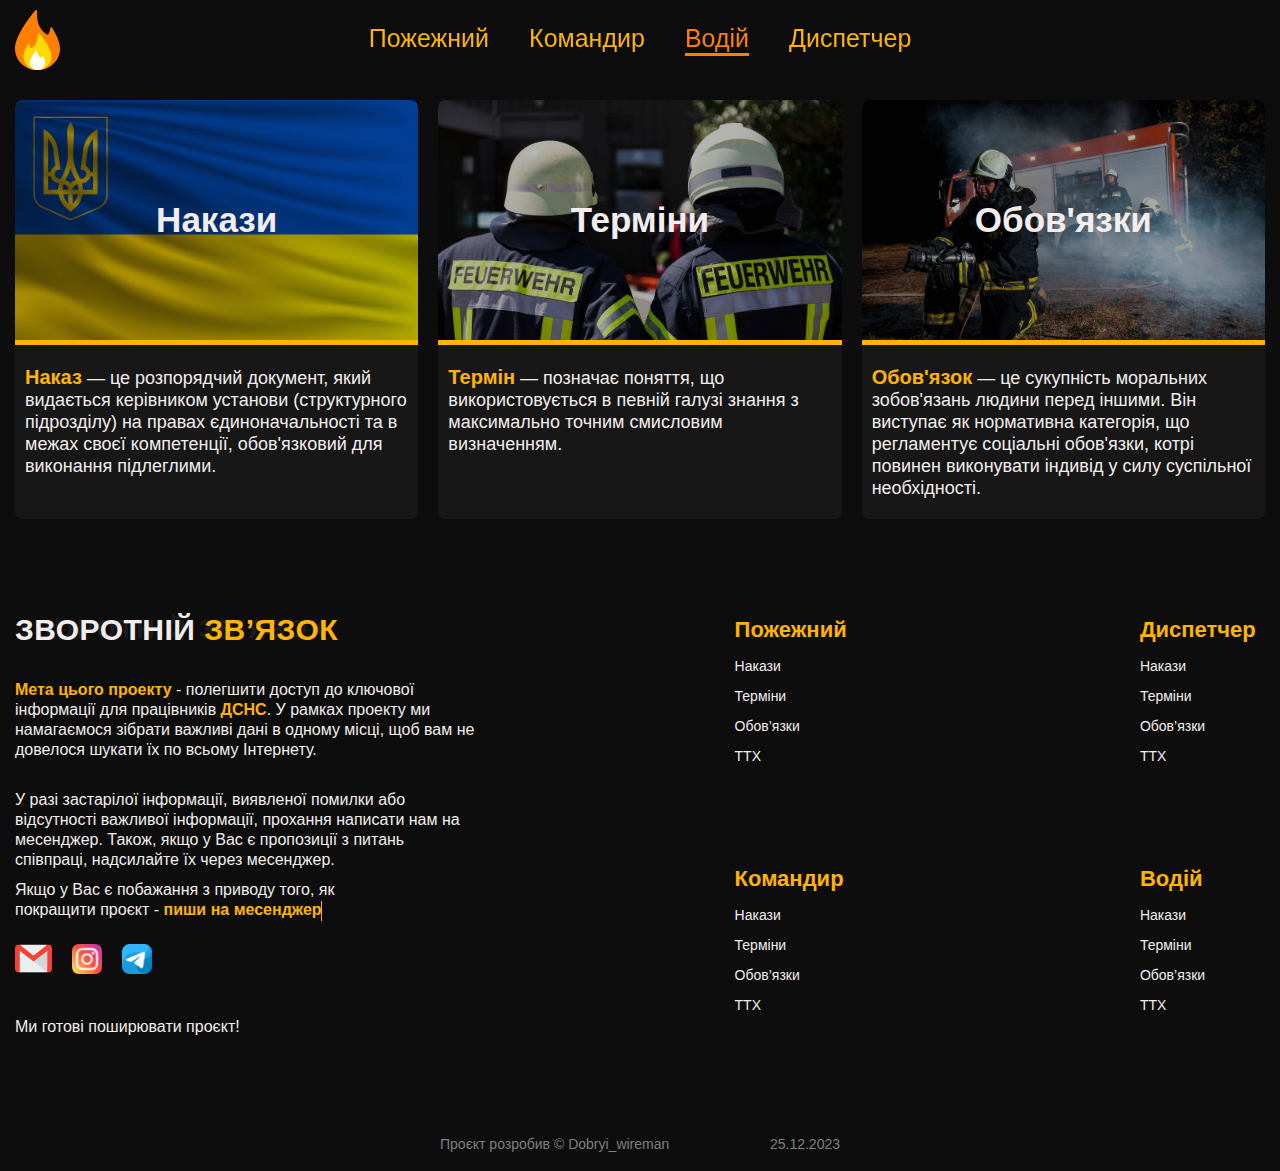
<file: driver.html>
<!-- Сообщаем браузеру как стоит обрабатывать эту страницу -->
<!DOCTYPE html>
<!-- Оболочка документа, указываем язык содержимого -->
<html lang="ru">
    <!-- Заголовок страницы, контейнер для других важных данных (не отображается) -->
    <head>
        <!-- Заголовок страницы в браузере -->
        <title>Водій</title>
        <link rel="icon" href="img/favicon.svg">
        <!-- Подключаем CSS -->
        <meta name="viewport" content="width=device-width,initial-scale=1">
        <link rel="stylesheet" href="css/style.css" />
        <!-- Кодировка страницы -->
        <meta http-equiv="Content-type" content="text/html;charset=UTF-8" />
    </head>
    <!-- Отображаемое тело страницы -->
<body class="body">

<div class="wrapper">

    <nav class="nav">
        <header class="header">
            <div class="container">
               <div class="header__body">
                   <a href="index.html" class="header__logo">
                     <img class="logo" src="img/favicon.svg" alt="logo">
                   </a>
                   <a class="adaptiv_header" href="driver.html">Водій</a>
                   <div class="header__burger">
                      <span></span>
                   </div>
                   <nav class="header__menu">
                       <ul class="header__list">
                           <li class="header__li">
                               <a class="header__link" href="fireman.html">Пожежний</a>
                           </li>
                           <li class="header__li">
                               <a class="header__link" href="comandor.html">Командир</a>
                           </li>
                           <li class="header__li">
                               <a class="header__link header_active" href="driver.html">Водій</a>
                           </li>
                           <li class="header__li">
                               <a class="header__link" href="call.html">Диспетчер</a>
                           </li> 
                           <li class="header__li">
                             <a class="header__link " href="nachkar.html">Начальник караула</a>
                           </li>
                       </ul>
                       <div class="footer_icon footer_icon_menu">
                        <a target="_blank" href="https://t.me/dobriy_fireman">
                            <img class="footer_icon_png" src="img/icon_teleg.png" alt="telegram">
                        </a>
                        <a target="_blank" href="https://www.instagram.com/dobriy_wifeman/">
                            <img class="footer_icon_png" src="img/icon_inst.png" alt="instagram">
                        </a>
                        <a target="_blank" href="#">
                            <img class="footer_icon_png" src="img/icon_viber.png" alt="viber">
                        </a>
                        <a target="_blank" href="https://mailto:dobriywireman@gmail.com">
                            <img class="footer_icon_png icon_inst" src="img/icon_gmail.png" alt="gmail">
                        </a>
                      </div>
                    </nav>
               </div>
            </div>
        </header>
    </nav>

    <div class="main">
        <div class="container">
            <div class="coll_row">
                <div class="coll_items">
                    <a href="nakaz.html" class="coll">
                        <div class="coll_img">
                            <div class="coll_title">Накази</div>
                            <img class="coll_bg" src="img/gerb.png" alt="photo">
                        </div>
                        <div class="coll_text">
                            <!-- <p><span class="coll_text_weight">Наказ</span> — це розпорядчий документ, який видається керівником установи (структурного підрозділу) на правах єдиноначальності та в межах своєї компетенції, обов'язковий для виконання підлеглими.</p>
                         -->
                            <section class="section_items section_items_termin">
                                <span class="coll_text_title coll_text_title_left">Наказ</span> 
                                 — це розпорядчий документ, який видається керівником установи (структурного підрозділу) на правах єдиноначальності та в межах своєї компетенції, обов'язковий для виконання підлеглими.
                            </section>
                        </div>
                    </a>
                    <a href="termins.html" class="coll">
                        <div class="coll_img">
                            <div class="coll_title">Терміни</div>
                            <img class="coll_bg" src="img/termins.jpg" alt="photo">
                        </div>
                        <div class="coll_text">
                            <!-- <p><span class="coll_text_weight">Термін</span> — Позначає поняття, що використовується в певній галузі знання з максимально точним смисловим визначенням</p> -->
                            <section class="section_items section_items_termin">
                                <span class="coll_text_title coll_text_title_left">Термін</span> 
                                 — позначає поняття, що використовується в певній галузі знання з максимально точним смисловим визначенням.
                            </section>
                        </div>
                    </a>
                    <a href="driverObov.html" class="coll">
                        <div class="coll_img">
                            <div class="coll_title">Обов'язки</div>
                            <img class="coll_bg" src="img/oboviazki.jpg" alt="photo">
                        </div>
                        <div class="coll_text">
                            <!-- <p><span class="coll_text_weight">Обов'язок</span> — це сукупність моральних зобов'язань людини перед іншими. Він виступає як нормативна категорія, що регламентує соціальні обов'язки, котрі повинен виконувати індивід у силу суспільної необхідності.</p> -->
                            <section class="section_items section_items_termin">
                                <span class="coll_text_title coll_text_title_left">Обов'язок</span> 
                                 — це сукупність моральних зобов'язань людини перед іншими. Він виступає як нормативна категорія, що регламентує соціальні обов'язки, котрі повинен виконувати індивід у силу суспільної необхідності.
                            </section>
                        </div>
                    </a>
                    <!-- <a href="ttx.html" class="coll">
                        <div class="coll_img">
                            <div class="coll_title">ТТХ</div>
                            <img class="coll_bg" src="img/ttx2.jpg" alt="photo">
                        </div>
                        <div class="coll_text">
                            <section class="section_items section_items_termin">
                                <span class="coll_text_title coll_text_title_left">ТТХ</span> 
                                 — сукупність якісних та кількісних параметрів виробу військової техніки або озброєння, що описує його властивості (як експлуатаційні, так і бойові).
                            </section>
                            </p>
                        </div>
                    </a> -->
                </div>
            </div>
        </div>
    </div>

    <footer class="footer element-animation">
        <div class="container">

            <div class="footer_container">
                <div class="footer_box">

                    <div class="footer_form">
                        <div class="footer_title">Зворотній <span>зв’язок</span>
                            <div class="footer_title_bg">Зворотній зв’язок</div>
                        </div>
                        <section class="section__title_2 section__title_footer">
                            <h4 class="h4"><p>Зворотній </p>зв’язок</h4>
                            <span class="span__bg">Зворотній зв’язок</span>
                        </section>
                        <div class="footer_text">
                            <span class="footer_wait">Мета цього проекту</span> - полегшити доступ до ключової інформації для працівників <span class="footer_wait">ДСНС</span>. 
                            У рамках проекту ми намагаємося зібрати важливі дані в одному місці, щоб вам не довелося шукати їх по всьому Інтернету.
                        </div>
                        <div class="footer_fitback">
                            У разі застарілої інформації, виявленої помилки або відсутності важливої інформації, прохання написати нам на месенджер. 
                            Також, якщо у Вас є пропозиції з питань співпраці, надсилайте їх через месенджер.</div>
                            <div class="footer_text footer_text_2">Якщо у Вас є побажання з приводу того, як покращити проєкт -   <span class="text_writing"> пиши на месенджер</span>  </div>
                        <div class="footer_icon">
                            <a target="_blank" href="https://t.me/dobriy_fireman">
                                <img class="footer_icon_png" src="img/icon_teleg.png" alt="telegram">
                            </a>
                            <a target="_blank" href="https://www.instagram.com/dobriy_fireman/">
                                <img class="footer_icon_png" src="img/icon_inst.png" alt="instagram">
                            </a>
                            <!-- <a target="_blank" href="#">
                                <img class="footer_icon_png" src="img/icon_viber.png" alt="viber">
                            </a> -->
                            <a target="_blank" href="https://mailto:dobriywireman@gmail.com">
                                <img class="footer_icon_png icon_inst" src="img/icon_gmail.png" alt="gmail">
                            </a>
                        </div>
                        
                        <div class="footer_text">Ми готові поширювати проєкт!</div>
                    </div>
    
                    <div class="footer_menu">
                        <div class="footer_menu_item">
                            <div class="fm_title">Пожежний</div>
                            <div class="fm_link">
                                <a class="fm_h" href="nakaz.html">
                                    Накази
                                </a>
                                <a class="fm_h" href="termins.html">
                                    Терміни
                                </a>
                                <a class="fm_h" href="firemanObov.html">
                                    Обов’язки
                                </a>
                                <a class="fm_h" href="ttx.html">
                                    ТТХ
                                </a>
                            </div>
                        </div>
                        <div class="footer_menu_item">
                            <div class="fm_title">Диспетчер</div>
                            <div class="fm_link">
                                <a class="fm_h" href="nakaz.html">
                                    Накази
                                </a>
                                <a class="fm_h" href="termins.html">
                                    Терміни
                                </a>
                                <a class="fm_h" href="callObov.html">
                                    Обов’язки
                                </a>
                                <a class="fm_h" href="ttx.html">
                                    ТТХ
                                </a>
                            </div>
                        </div>
                        <div class="footer_menu_item">
                            <div class="fm_title">Командир</div>
                            <div class="fm_link">
                                <a class="fm_h" href="nakaz.html">
                                    Накази
                                </a>
                                <a class="fm_h" href="termins.html">
                                    Терміни
                                </a>
                                <a class="fm_h" href="comandorObov.html">
                                    Обов’язки
                                </a>
                                <a class="fm_h" href="ttx.html">
                                    ТТХ
                                </a>
                            </div>
                        </div>
                        <div class="footer_menu_item">
                            <div class="fm_title">Водій</div>
                            <div class="fm_link">
                                <a class="fm_h" href="nakaz.html">
                                    Накази
                                </a>
                                <a class="fm_h" href="termins.html">
                                    Терміни
                                </a>
                                <a class="fm_h" href="driverObov.html">
                                    Обов’язки
                                </a>
                                <a class="fm_h" href="ttx.html">
                                    ТТХ
                                </a>
                            </div>
                        </div>
                    </div>
                    
                </div>

                <div class="footer_bot">
                    <div class="aftor">Проєкт розробив © Dobryi_wireman</div>
                    <div class="date">25.12.2023</div>
                </div>
            </div>

        </div>
    </footer>

    <div id="top" class="transparent_div"></div>

    <a href="#top" class="button_top">
        <div href="#">
            <svg class="icon_button" version="1.0" xmlns="http://www.w3.org/2000/svg"
                width="15px" height="15px" viewBox="0 0 512.000000 512.000000" preserveAspectRatio="xMidYMid meet">
                <g transform="translate(0.000000,512.000000) scale(0.100000,-0.100000)"
                    fill="#ffb400" stroke="none">
                    <path d="M1400 5098 c-44 -17 -77 -44 -171 -137 -144 -143 -163 -177 -164
                    -286 0 -58 5 -91 19 -120 13 -27 333 -355 995 -1018 l976 -977 -977 -978
                    c-760 -760 -982 -987 -997 -1022 -14 -30 -21 -67 -21 -110 0 -103 29 -153 168
                    -291 98 -97 127 -119 175 -137 73 -28 131 -28 204 -1 56 20 108 71 1230 1193
                    1297 1296 1223 1214 1223 1346 0 132 74 50 -1223 1346 -1123 1123 -1174 1173
                    -1230 1193 -72 26 -136 26 -207 -1z"/>
                </g>
            </svg>
        </div>
    </a>

</div>


<!--Подключаем jQuery-->
<script src="https://code.jquery.com/jquery-3.6.0.min.js"></script>

<!--Файл скриптов-->
<script src="js/headerScroll.js"></script><!--Плавный хедер-->
<script src="js/animations.js"></script>
<script src="js/burber.js"></script>
<script src="js/spoiler.js"></script>
<script src="js/yakor.js"></script><!--Плавный якорь-->

</body>
</html>
</file>
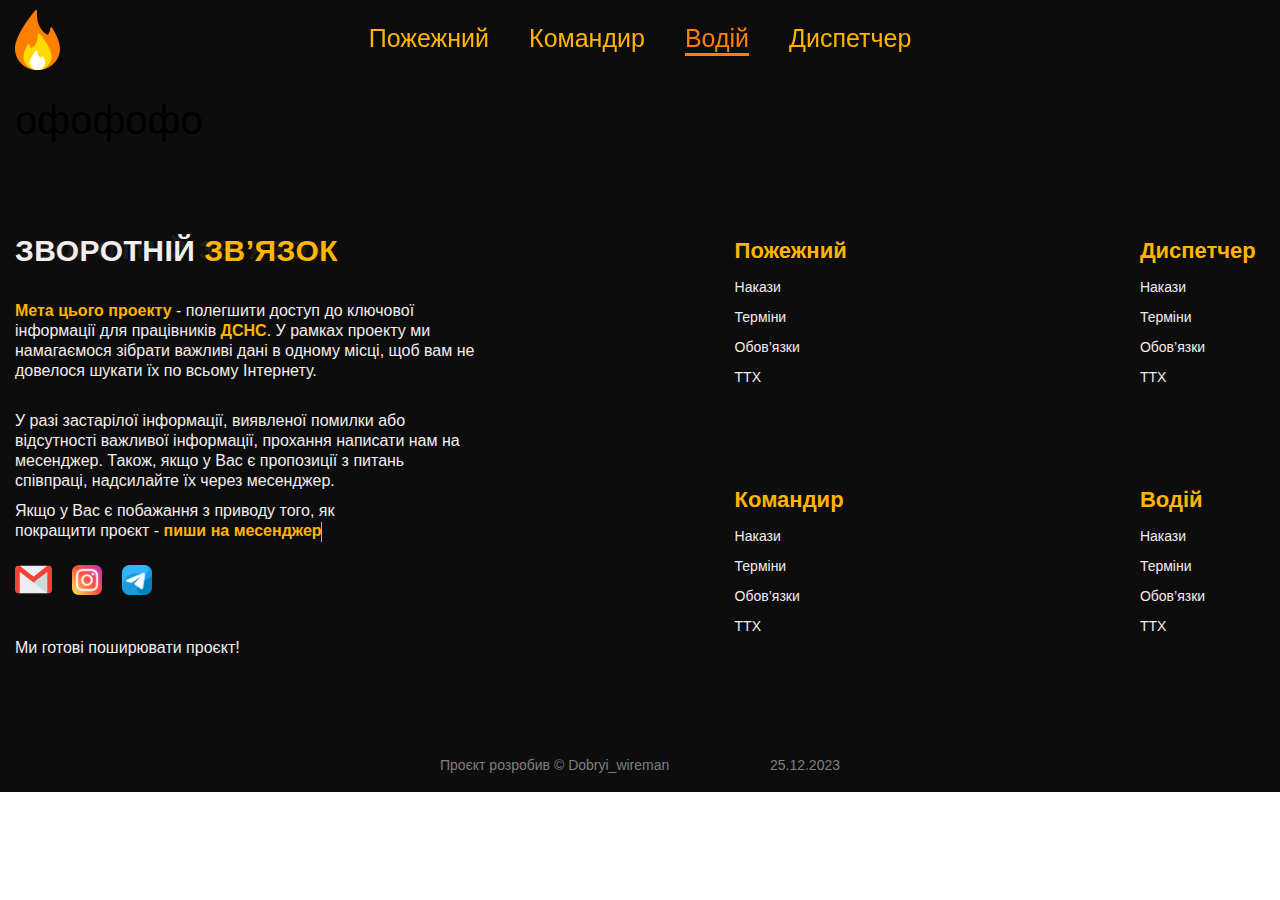
<file: driverObov.html>
<!-- Сообщаем браузеру как стоит обрабатывать эту страницу -->
<!DOCTYPE html>
<!-- Оболочка документа, указываем язык содержимого -->
<html lang="ru">
    <!-- Заголовок страницы, контейнер для других важных данных (не отображается) -->
    <head>
        <!-- Заголовок страницы в браузере -->
        <title>Обов’язки</title>
        <link rel="icon" href="img/favicon.svg">
        <!-- Подключаем CSS -->
        <meta name="viewport" content="width=device-width,initial-scale=1">
        <link rel="stylesheet" href="css/style.css" />
        <!-- Кодировка страницы -->
        <meta http-equiv="Content-type" content="text/html;charset=UTF-8" />
    </head>
    <!-- Отображаемое тело страницы -->
<body class="body">

<div class="wrapper">

    <nav class="nav">
       <header class="header">
           <div class="container">
              <div class="header__body">
                  <a href="index.html" class="header__logo">
                    <img class="logo" src="img/favicon.svg" alt="logo">
                  </a>
                  <a class="adaptiv_header" href="driverObov.html">Обов’язки</a>
                  <div class="header__burger">
                     <span></span>
                  </div>
                  <nav class="header__menu">
                      <ul class="header__list">
                          <li class="header__li">
                              <a class="header__link"href="fireman.html">Пожежний</a>
                          </li>
                          <li class="header__li">
                              <a class="header__link "href="comandor.html">Командир</a>
                          </li>
                          <li class="header__li">
                              <a class="header__link header_active"href="driver.html">Водій</a>
                          </li>
                          <li class="header__li">
                              <a class="header__link"href="call.html">Диспетчер</a>
                          </li> 
                          <li class="header__li">
                            <a class="header__link" href="nachkar.html">Начальник караула</a>
                          </li>
                      </ul>
                      <div class="footer_icon footer_icon_menu">
                        <a target="_blank" href="https://t.me/dobriy_fireman">
                            <img class="footer_icon_png" src="img/icon_teleg.png" alt="telegram">
                        </a>
                        <a target="_blank" href="https://www.instagram.com/dobriy_wifeman/">
                            <img class="footer_icon_png" src="img/icon_inst.png" alt="instagram">
                        </a>
                        <a target="_blank" href="#">
                            <img class="footer_icon_png" src="img/icon_viber.png" alt="viber">
                        </a>
                        <a target="_blank" href="https://mailto:dobriywireman@gmail.com">
                            <img class="footer_icon_png icon_inst" src="img/icon_gmail.png" alt="gmail">
                        </a>
                      </div>
                   </nav>
              </div>
           </div>
       </header>
    </nav>

    <div class="main">
        <div class="oboviazki">
            <div class="container">
                <div class="oboviazki_box ">
                    офофофо
                </div>
            </div>
        </div>
    </div>

    <footer class="footer element-animation">
        <div class="container">

            <div class="footer_container">
                <div class="footer_box">

                    <div class="footer_form">
                        <div class="footer_title">Зворотній <span>зв’язок</span>
                            <div class="footer_title_bg">Зворотній зв’язок</div>
                        </div>
                        <section class="section__title_2 section__title_footer">
                            <h4 class="h4"><p>Зворотній </p>зв’язок</h4>
                            <span class="span__bg">Зворотній зв’язок</span>
                        </section>
                        <div class="footer_text">
                            <span class="footer_wait">Мета цього проекту</span> - полегшити доступ до ключової інформації для працівників <span class="footer_wait">ДСНС</span>. 
                            У рамках проекту ми намагаємося зібрати важливі дані в одному місці, щоб вам не довелося шукати їх по всьому Інтернету.
                        </div>
                        <div class="footer_fitback">
                            У разі застарілої інформації, виявленої помилки або відсутності важливої інформації, прохання написати нам на месенджер. 
                            Також, якщо у Вас є пропозиції з питань співпраці, надсилайте їх через месенджер.</div>
                            <div class="footer_text footer_text_2">Якщо у Вас є побажання з приводу того, як покращити проєкт -   <span class="text_writing"> пиши на месенджер</span>  </div>
                        <div class="footer_icon">
                            <a target="_blank" href="https://t.me/dobriy_fireman">
                                <img class="footer_icon_png" src="img/icon_teleg.png" alt="telegram">
                            </a>
                            <a target="_blank" href="https://www.instagram.com/dobriy_fireman/">
                                <img class="footer_icon_png" src="img/icon_inst.png" alt="instagram">
                            </a>
                            <!-- <a target="_blank" href="#">
                                <img class="footer_icon_png" src="img/icon_viber.png" alt="viber">
                            </a> -->
                            <a target="_blank" href="https://mailto:dobriywireman@gmail.com">
                                <img class="footer_icon_png icon_inst" src="img/icon_gmail.png" alt="gmail">
                            </a>
                        </div>
                        
                        <div class="footer_text">Ми готові поширювати проєкт!</div>
                    </div>
    
                    <div class="footer_menu">
                        <div class="footer_menu_item">
                            <div class="fm_title">Пожежний</div>
                            <div class="fm_link">
                                <a class="fm_h" href="nakaz.html">
                                    Накази
                                </a>
                                <a class="fm_h" href="termins.html">
                                    Терміни
                                </a>
                                <a class="fm_h" href="firemanObov.html">
                                    Обов’язки
                                </a>
                                <a class="fm_h" href="ttx.html">
                                    ТТХ
                                </a>
                            </div>
                        </div>
                        <div class="footer_menu_item">
                            <div class="fm_title">Диспетчер</div>
                            <div class="fm_link">
                                <a class="fm_h" href="nakaz.html">
                                    Накази
                                </a>
                                <a class="fm_h" href="termins.html">
                                    Терміни
                                </a>
                                <a class="fm_h" href="callObov.html">
                                    Обов’язки
                                </a>
                                <a class="fm_h" href="ttx.html">
                                    ТТХ
                                </a>
                            </div>
                        </div>
                        <div class="footer_menu_item">
                            <div class="fm_title">Командир</div>
                            <div class="fm_link">
                                <a class="fm_h" href="nakaz.html">
                                    Накази
                                </a>
                                <a class="fm_h" href="termins.html">
                                    Терміни
                                </a>
                                <a class="fm_h" href="comandorObov.html">
                                    Обов’язки
                                </a>
                                <a class="fm_h" href="ttx.html">
                                    ТТХ
                                </a>
                            </div>
                        </div>
                        <div class="footer_menu_item">
                            <div class="fm_title">Водій</div>
                            <div class="fm_link">
                                <a class="fm_h" href="nakaz.html">
                                    Накази
                                </a>
                                <a class="fm_h" href="termins.html">
                                    Терміни
                                </a>
                                <a class="fm_h" href="driverObov.html">
                                    Обов’язки
                                </a>
                                <a class="fm_h" href="ttx.html">
                                    ТТХ
                                </a>
                            </div>
                        </div>
                    </div>
                    
                </div>

                <div class="footer_bot">
                    <div class="aftor">Проєкт розробив © Dobryi_wireman</div>
                    <div class="date">25.12.2023</div>
                </div>
            </div>

        </div>
    </footer>

    <div id="top" class="transparent_div"></div>

    <a href="#top" class="button_top">
        <div href="#">
            <svg class="icon_button" version="1.0" xmlns="http://www.w3.org/2000/svg"
                width="15px" height="15px" viewBox="0 0 512.000000 512.000000" preserveAspectRatio="xMidYMid meet">
                <g transform="translate(0.000000,512.000000) scale(0.100000,-0.100000)"
                    fill="#ffb400" stroke="none">
                    <path d="M1400 5098 c-44 -17 -77 -44 -171 -137 -144 -143 -163 -177 -164
                    -286 0 -58 5 -91 19 -120 13 -27 333 -355 995 -1018 l976 -977 -977 -978
                    c-760 -760 -982 -987 -997 -1022 -14 -30 -21 -67 -21 -110 0 -103 29 -153 168
                    -291 98 -97 127 -119 175 -137 73 -28 131 -28 204 -1 56 20 108 71 1230 1193
                    1297 1296 1223 1214 1223 1346 0 132 74 50 -1223 1346 -1123 1123 -1174 1173
                    -1230 1193 -72 26 -136 26 -207 -1z"/>
                </g>
            </svg>
        </div>
    </a>

</div>


<!--Подключаем jQuery-->
<script src="https://code.jquery.com/jquery-3.6.0.min.js"></script>

<!--Файл скриптов-->
<script src="js/headerScroll.js"></script><!--Плавный хедер-->
<script src="js/animations.js"></script>
<script src="js/burber.js"></script>
<script src="js/spoiler.js"></script>
<script src="js/yakor.js"></script><!--Плавный якорь-->

</body>
</html>
</file>
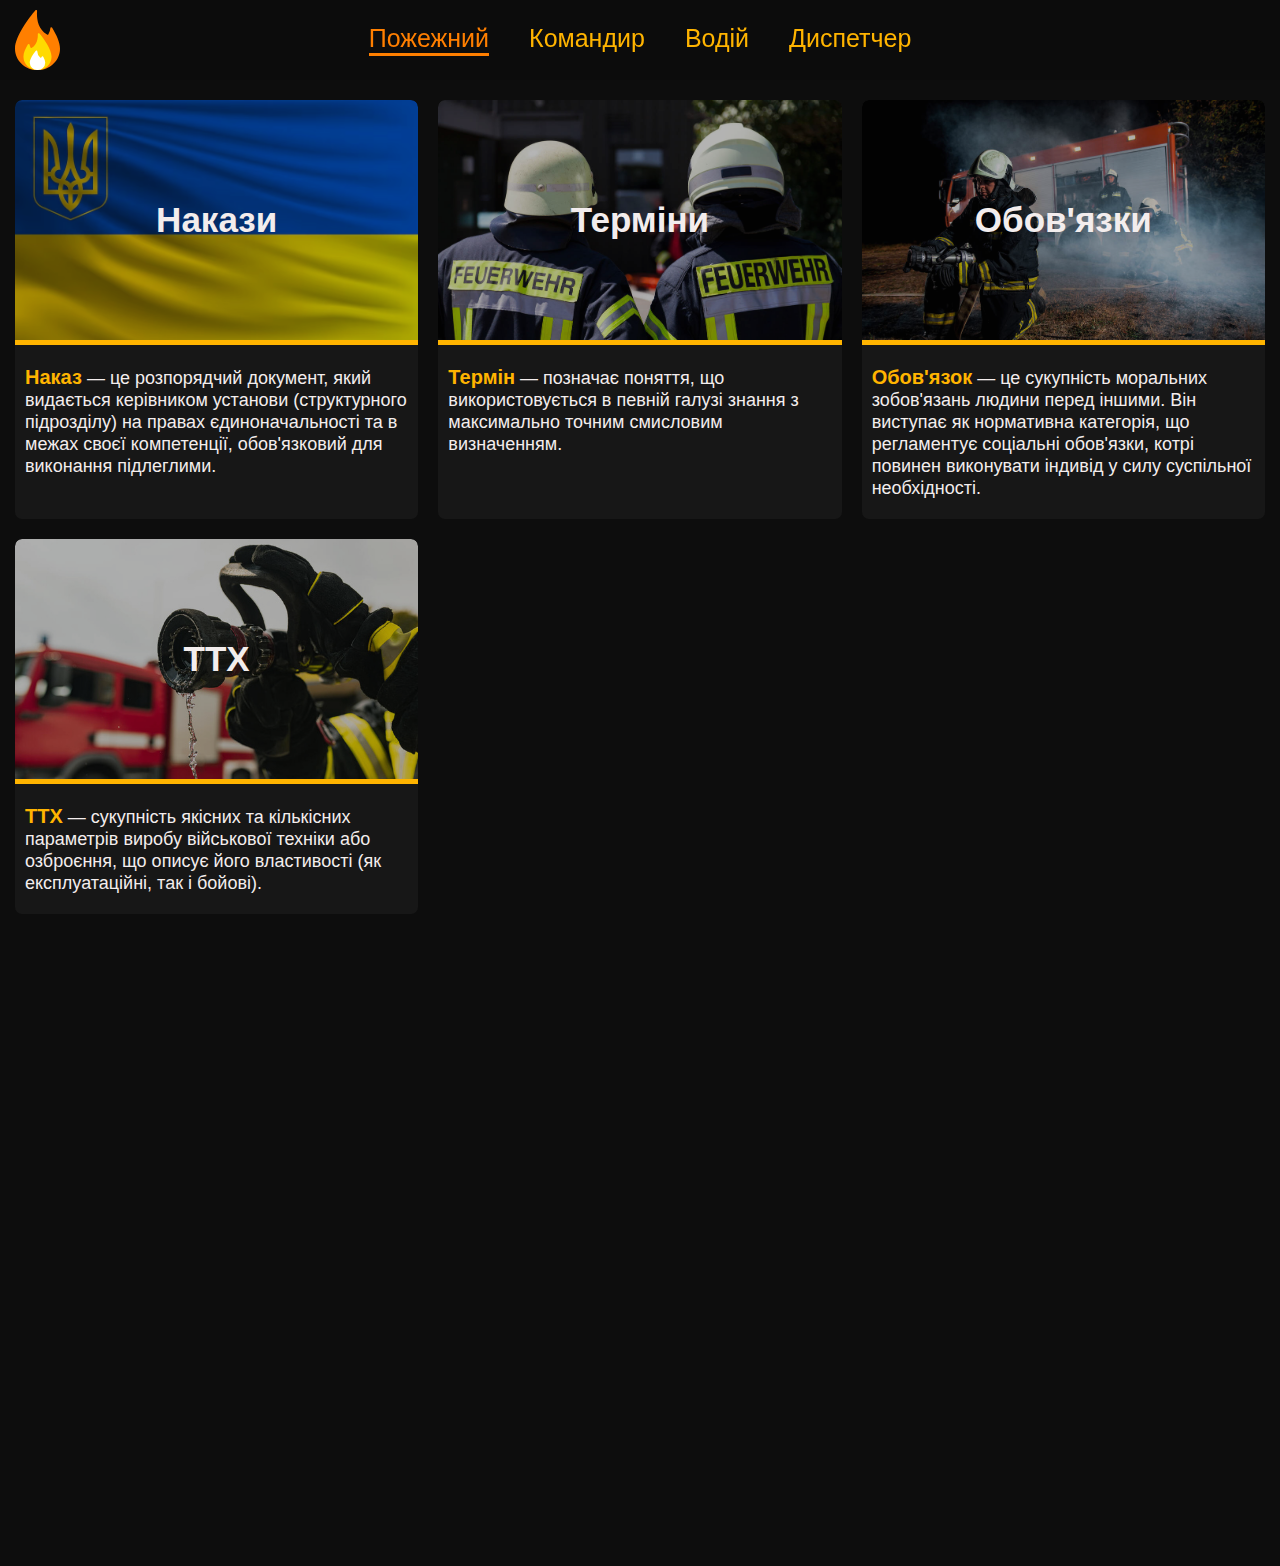
<file: fireman.html>
<!-- Сообщаем браузеру как стоит обрабатывать эту страницу -->
<!DOCTYPE html>
<!-- Оболочка документа, указываем язык содержимого -->
<html lang="ru">
    <!-- Заголовок страницы, контейнер для других важных данных (не отображается) -->
    <head>
        <!-- Заголовок страницы в браузере -->
        <title>Пожежний</title>
        <link rel="icon" href="img/favicon.svg">
        <!-- Подключаем CSS -->
        <meta name="viewport" content="width=device-width,initial-scale=1">
        <link rel="stylesheet" href="css/style.css" />
        <!-- Кодировка страницы -->
        <meta http-equiv="Content-type" content="text/html;charset=UTF-8" />
    </head>
    <!-- Отображаемое тело страницы -->
<body class="body">

<div class="wrapper">

    <nav class="nav">
        <header class="header">
            <div class="container">
               <div class="header__body">
                   <a href="index.html" class="header__logo">
                     <img class="logo" src="img/favicon.svg" alt="logo">
                   </a>
                   <a class="adaptiv_header" href="fireman.html">Пожежний</a>
                   <div class="header__burger">
                      <span></span>
                   </div>
                   <nav class="header__menu">
                       <ul class="header__list">
                           <li class="header__li">
                               <a class="header__link header_active" href="fireman.html">Пожежний</a>
                           </li>
                           <li class="header__li">
                               <a class="header__link" href="comandor.html">Командир</a>
                           </li>
                           <li class="header__li">
                               <a class="header__link " href="driver.html">Водій</a>
                           </li>
                           <li class="header__li">
                               <a class="header__link" href="call.html">Диспетчер</a>
                           </li> 
                           <li class="header__li">
                             <a class="header__link " href="nachkar.html">Начальник караула</a>
                           </li>
                       </ul>
                       <div class="footer_icon footer_icon_menu">
                        <a target="_blank" href="https://t.me/dobriy_fireman">
                            <img class="footer_icon_png" src="img/icon_teleg.png" alt="telegram">
                        </a>
                        <a target="_blank" href="https://www.instagram.com/dobriy_wifeman/">
                            <img class="footer_icon_png" src="img/icon_inst.png" alt="instagram">
                        </a>
                        <a target="_blank" href="#">
                            <img class="footer_icon_png" src="img/icon_viber.png" alt="viber">
                        </a>
                        <a target="_blank" href="https://mailto:dobriywireman@gmail.com">
                            <img class="footer_icon_png icon_inst" src="img/icon_gmail.png" alt="gmail">
                        </a>
                      </div>
                    </nav>
               </div>
            </div>
        </header>
    </nav>

    <div class="main">
        <div class="container">
            <div class="coll_row">
                <div class="coll_items">
                    <a href="nakaz.html" class="coll">
                        <div class="coll_img">
                            <div class="coll_title">Накази</div>
                            <img class="coll_bg" src="img/gerb.png" alt="photo">
                        </div>
                        <div class="coll_text">
                            <section class="section_items section_items_termin">
                                <span class="coll_text_title coll_text_title_left">Наказ</span> 
                                 — це розпорядчий документ, який видається керівником установи (структурного підрозділу) на правах єдиноначальності та в межах своєї компетенції, обов'язковий для виконання підлеглими.
                            </section>
                        </div>
                    </a>
                    <a href="termins.html" class="coll">
                        <div class="coll_img">
                            <div class="coll_title">Терміни</div>
                            <img class="coll_bg" src="img/termins.jpg" alt="photo">
                        </div>
                        <div class="coll_text">
                            <section class="section_items section_items_termin">
                                <span class="coll_text_title coll_text_title_left">Термін</span> 
                                 — позначає поняття, що використовується в певній галузі знання з максимально точним смисловим визначенням.
                            </section>
                        </div>
                    </a>
                    <a href="firemanObov.html" class="coll">
                        <div class="coll_img">
                            <div class="coll_title">Обов'язки</div>
                            <img class="coll_bg" src="img/oboviazki.jpg" alt="photo">
                        </div>
                        <div class="coll_text">
                           <section class="section_items section_items_termin">
                                <span class="coll_text_title coll_text_title_left">Обов'язок</span> 
                                 — це сукупність моральних зобов'язань людини перед іншими. Він виступає як нормативна категорія, що регламентує соціальні обов'язки, котрі повинен виконувати індивід у силу суспільної необхідності.
                            </section>
                        </div>
                    </a>
                    <a href="ttx.html" class="coll">
                        <div class="coll_img">
                            <div class="coll_title">ТТХ</div>
                            <img class="coll_bg" src="img/ttx2.jpg" alt="photo">
                        </div>
                        <div class="coll_text">
                            <section class="section_items section_items_termin">
                                <span class="coll_text_title coll_text_title_left">ТТХ</span> 
                                 — сукупність якісних та кількісних параметрів виробу військової техніки або озброєння, що описує його властивості (як експлуатаційні, так і бойові).
                            </section>
                        </div>
                    </a>
                </div>
            </div>
        </div>
    </div>

    <footer class="footer element-animation">
        <div class="container">

            <div class="footer_container">
                <div class="footer_box">

                    <div class="footer_form">
                        <div class="footer_title">Зворотній <span>зв’язок</span>
                            <div class="footer_title_bg">Зворотній зв’язок</div>
                        </div>
                        <section class="section__title_2 section__title_footer">
                            <h4 class="h4"><p>Зворотній </p>зв’язок</h4>
                            <span class="span__bg">Зворотній зв’язок</span>
                        </section>
                        <div class="footer_text">
                            <span class="footer_wait">Мета цього проекту</span> - полегшити доступ до ключової інформації для працівників <span class="footer_wait">ДСНС</span>. 
                            У рамках проекту ми намагаємося зібрати важливі дані в одному місці, щоб вам не довелося шукати їх по всьому Інтернету.
                        </div>
                        <div class="footer_fitback">
                            У разі застарілої інформації, виявленої помилки або відсутності важливої інформації, прохання написати нам на месенджер. 
                            Також, якщо у Вас є пропозиції з питань співпраці, надсилайте їх через месенджер.</div>
                            <div class="footer_text footer_text_2">Якщо у Вас є побажання з приводу того, як покращити проєкт -   <span class="text_writing"> пиши на месенджер</span>  </div>
                        <div class="footer_icon">
                            <a target="_blank" href="https://t.me/dobriy_fireman">
                                <img class="footer_icon_png" src="img/icon_teleg.png" alt="telegram">
                            </a>
                            <a target="_blank" href="https://www.instagram.com/dobriy_fireman/">
                                <img class="footer_icon_png" src="img/icon_inst.png" alt="instagram">
                            </a>
                            <!-- <a target="_blank" href="#">
                                <img class="footer_icon_png" src="img/icon_viber.png" alt="viber">
                            </a> -->
                            <a target="_blank" href="https://mailto:dobriywireman@gmail.com">
                                <img class="footer_icon_png icon_inst" src="img/icon_gmail.png" alt="gmail">
                            </a>
                        </div>
                        
                        <div class="footer_text">Ми готові поширювати проєкт!</div>
                    </div>
    
                    <div class="footer_menu">
                        <div class="footer_menu_item">
                            <div class="fm_title">Пожежний</div>
                            <div class="fm_link">
                                <a class="fm_h" href="nakaz.html">
                                    Накази
                                </a>
                                <a class="fm_h" href="termins.html">
                                    Терміни
                                </a>
                                <a class="fm_h" href="firemanObov.html">
                                    Обов’язки
                                </a>
                                <a class="fm_h" href="ttx.html">
                                    ТТХ
                                </a>
                            </div>
                        </div>
                        <div class="footer_menu_item">
                            <div class="fm_title">Диспетчер</div>
                            <div class="fm_link">
                                <a class="fm_h" href="nakaz.html">
                                    Накази
                                </a>
                                <a class="fm_h" href="termins.html">
                                    Терміни
                                </a>
                                <a class="fm_h" href="callObov.html">
                                    Обов’язки
                                </a>
                                <a class="fm_h" href="ttx.html">
                                    ТТХ
                                </a>
                            </div>
                        </div>
                        <div class="footer_menu_item">
                            <div class="fm_title">Командир</div>
                            <div class="fm_link">
                                <a class="fm_h" href="nakaz.html">
                                    Накази
                                </a>
                                <a class="fm_h" href="termins.html">
                                    Терміни
                                </a>
                                <a class="fm_h" href="comandorObov.html">
                                    Обов’язки
                                </a>
                                <a class="fm_h" href="ttx.html">
                                    ТТХ
                                </a>
                            </div>
                        </div>
                        <div class="footer_menu_item">
                            <div class="fm_title">Водій</div>
                            <div class="fm_link">
                                <a class="fm_h" href="nakaz.html">
                                    Накази
                                </a>
                                <a class="fm_h" href="termins.html">
                                    Терміни
                                </a>
                                <a class="fm_h" href="driverObov.html">
                                    Обов’язки
                                </a>
                                <a class="fm_h" href="ttx.html">
                                    ТТХ
                                </a>
                            </div>
                        </div>
                    </div>
                    
                </div>

                <div class="footer_bot">
                    <div class="aftor">Проєкт розробив © Dobryi_wireman</div>
                    <div class="date">25.12.2023</div>
                </div>
            </div>

        </div>
    </footer>

    <div id="top" class="transparent_div"></div>

    <a href="#top" class="button_top">
        <div href="#">
            <svg class="icon_button" version="1.0" xmlns="http://www.w3.org/2000/svg"
                width="15px" height="15px" viewBox="0 0 512.000000 512.000000" preserveAspectRatio="xMidYMid meet">
                <g transform="translate(0.000000,512.000000) scale(0.100000,-0.100000)"
                    fill="#ffb400" stroke="none">
                    <path d="M1400 5098 c-44 -17 -77 -44 -171 -137 -144 -143 -163 -177 -164
                    -286 0 -58 5 -91 19 -120 13 -27 333 -355 995 -1018 l976 -977 -977 -978
                    c-760 -760 -982 -987 -997 -1022 -14 -30 -21 -67 -21 -110 0 -103 29 -153 168
                    -291 98 -97 127 -119 175 -137 73 -28 131 -28 204 -1 56 20 108 71 1230 1193
                    1297 1296 1223 1214 1223 1346 0 132 74 50 -1223 1346 -1123 1123 -1174 1173
                    -1230 1193 -72 26 -136 26 -207 -1z"/>
                </g>
            </svg>
        </div>
    </a>

</div>


<!--Подключаем jQuery-->
<script src="https://code.jquery.com/jquery-3.6.0.min.js"></script>

<!--Файл скриптов-->
<script src="js/headerScroll.js"></script><!--Плавный хедер-->
<script src="js/animations.js"></script>
<script src="js/burber.js"></script>
<script src="js/spoiler.js"></script>
<script src="js/yakor.js"></script><!--Плавный якорь-->

</body>
</html>
</file>
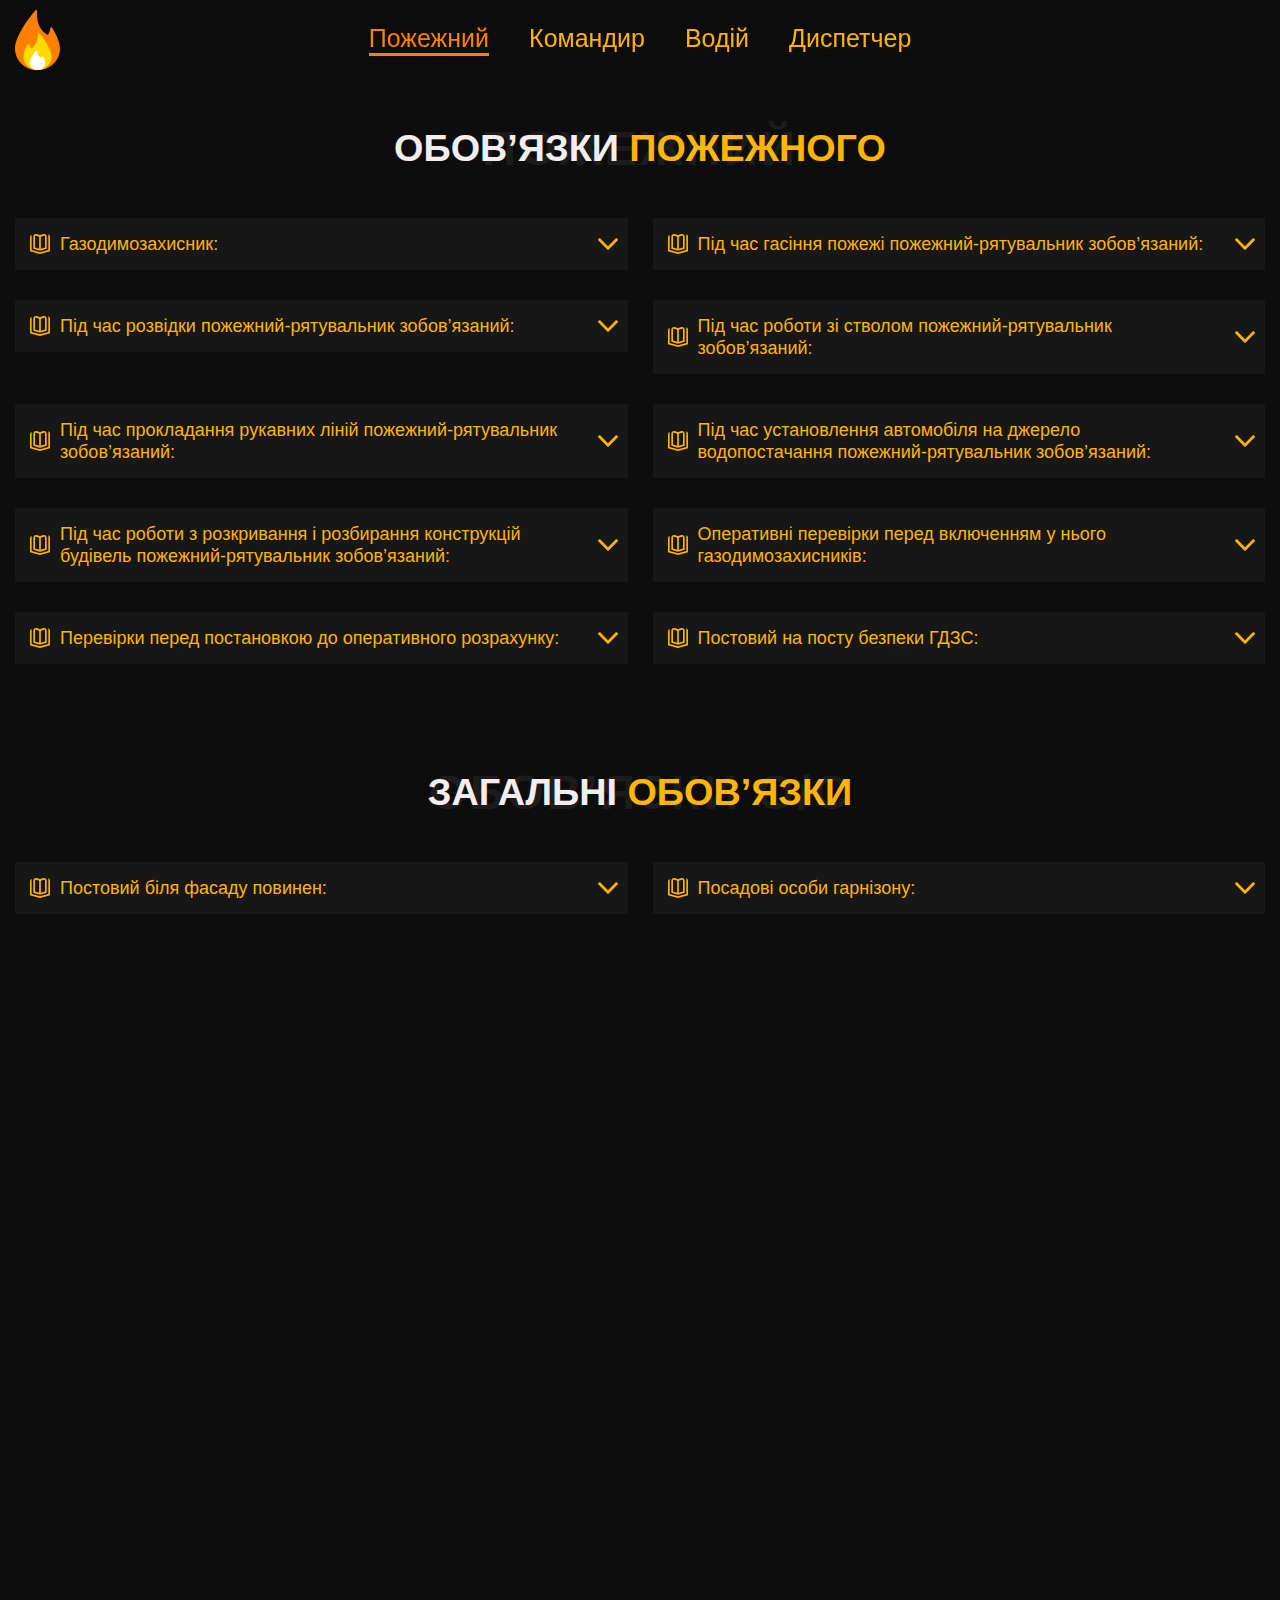
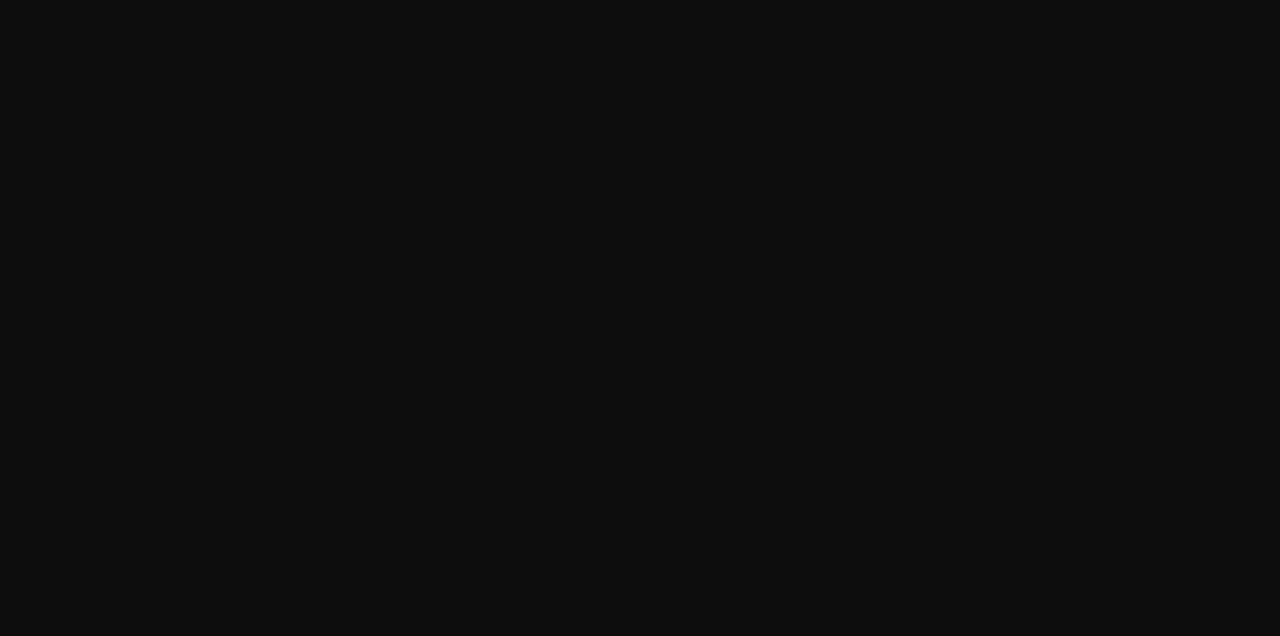
<file: firemanObov.html>
<!-- Сообщаем браузеру как стоит обрабатывать эту страницу -->
<!DOCTYPE html>
<!-- Оболочка документа, указываем язык содержимого -->
<html lang="ru">
    <!-- Заголовок страницы, контейнер для других важных данных (не отображается) -->
    <head>
        <!-- Заголовок страницы в браузере -->
        <title>Обов’язки</title>
        <link rel="icon" href="img/favicon.svg">
        <!-- Подключаем CSS -->
        <meta name="viewport" content="width=device-width,initial-scale=1">
        <link rel="stylesheet" href="css/style.css" />
        <!-- Кодировка страницы -->
        <meta http-equiv="Content-type" content="text/html;charset=UTF-8" />
    </head>
    <!-- Отображаемое тело страницы -->
<body class="body">

<div class="wrapper">

    <nav class="nav">
        <header class="header">
            <div class="container">
               <div class="header__body">
                   <a href="index.html" class="header__logo">
                     <img class="logo" src="img/favicon.svg" alt="logo">
                   </a>
                   <a class="adaptiv_header" href="firemanObov.html">Обов’язки</a>
                   <div class="header__burger">
                      <span></span>
                   </div>
                   <nav class="header__menu">
                       <ul class="header__list">
                           <li class="header__li">
                               <a class="header__link header_active" href="fireman.html">Пожежний</a>
                           </li>
                           <li class="header__li">
                               <a class="header__link" href="comandor.html">Командир</a>
                           </li>
                           <li class="header__li">
                               <a class="header__link " href="driver.html">Водій</a>
                           </li>
                           <li class="header__li">
                               <a class="header__link" href="call.html">Диспетчер</a>
                           </li> 
                           <li class="header__li">
                             <a class="header__link " href="nachkar.html">Начальник караула</a>
                           </li>
                       </ul>
                       <div class="footer_icon footer_icon_menu">
                        <a target="_blank" href="https://t.me/dobriy_fireman">
                            <img class="footer_icon_png" src="img/icon_teleg.png" alt="telegram">
                        </a>
                        <a target="_blank" href="https://www.instagram.com/dobriy_wifeman/">
                            <img class="footer_icon_png" src="img/icon_inst.png" alt="instagram">
                        </a>
                        <a target="_blank" href="#">
                            <img class="footer_icon_png" src="img/icon_viber.png" alt="viber">
                        </a>
                        <a target="_blank" href="https://mailto:dobriywireman@gmail.com">
                            <img class="footer_icon_png icon_inst" src="img/icon_gmail.png" alt="gmail">
                        </a>
                      </div>
                    </nav>
               </div>
            </div>
        </header>
    </nav>

    <div class="main">
        <div class="oboviazki">
            <div class="container">
                <div class="oboviazki_box ">

                    <section class="section__title element-animation">
                        <h4 class="h4"><p>Обов’язки</p> Пожежного</h4>
                        <span class="span__bg"> Пожежний</span>
                    </section>

                    <div class="spoiler__item2 element-animation ">
                        <div href="#" class="spoiler__title">
                            <img class="termin_icon" src="img/book.svg" alt="icon">
                            Газодимозахисник:
                            <img class="spoiler_arrow" src="img/arrowDown.svg" alt="">
                        </div>
                        <div class="spoiler__text section_items">
                            <ul class="spoiler_ul spoiler_ul_none">
                                1) Газодимозахисник це позаштатна посадова особа, яка повинна вміти
                                працювати з пожежно-технічним та аварійно-рятувальним обладнанням,
                                спорядженням, засобами зв’язку, мати навички надання домедичної допомоги
                                постраждалим.
                            </ul>
                            <ul class="spoiler_ul spoiler_ul_none">
                                2) До складу ланки ГДЗС можуть призначатися лише газодимозахисники,
                                які отримали допуск до роботи ЗІЗОД.                                
                            </ul>
                            <ul class="spoiler_ul">
                                <div class="spoiler_ul_div">Газодимозахисник у складі ланки ГДЗС підпорядковується командиру
                                    ланки та повинен:</div>
                                <li class="spoiler_li">Включатись у ЗІЗОД та виключатись із нього тільки за наказом командира
                                    ланки ГДЗС;</li>
                                <li class="spoiler_li">Знати завдання ланки ГДЗС у непридатному для дихання середовищі;</li>
                                <li class="spoiler_li">стежити за тиском повітря (кисню) в балонах під час роботи ЗІЗОД,
                                    проводити розрахунок мінімального тиску повітря (кисню), при якому необхідно
                                    виходити з непридатного для дихання середовища, орієнтовний час повернення
                                    ланки ГДЗС і час роботи на місці ліквідації наслідків небезпечної події; </li>
                                <li class="spoiler_li">Постійно спостерігати за обстановкою та поведінкою будівельних
                                    конструкцій, у разі підозри їх обвалення або інших загрозах негайно доповідати
                                    командиру ланки ГДЗС;</li>
                                <li class="spoiler_li">Дотримуватися вимог безпеки праці під час роботи в ЗІЗОД;</li>
                                <li class="spoiler_li">Знати матеріальну частину ЗІЗОД, які використовуються, порядок їх
                                    зберігання, перевірки, вимоги безпеки праці при роботі та порядок включення в них, правила та порядок роботи у складі ланки ГДЗС під час проведення
                                    розвідки, рятування людей, евакуації матеріальних цінностей, ліквідації
                                    наслідків небезпечних подій у непридатному для дихання середовищі;</li>
                                <li class="spoiler_li">Виконувати вимоги виробника щодо експлуатації ЗІЗОД, безпеки та
                                    охорони праці, порядку зберігання, перевірки, випробування, постановки до
                                    оперативного розрахунку та транспортування;</li>
                            </ul>
                            <ul class="spoiler_ul ">
                                <div class="spoiler_ul_div">Газодимозахиснику забороняється:</div> 
                                <li class="spoiler_li">Самовільно включатися в ЗІЗОД та виключатись із нього;</li>
                                <li class="spoiler_li">Включатися в ЗІЗОД у стані алкогольного чи наркотичного сп’яніння, а
                                    також за наявності волосяного покриву на обличчі (борода, бакенбарди, вуса),
                                    якщо він не дозволяє щільно закрити обличчя маскою; </li>
                                <li class="spoiler_li">Самовільно залишати ланку ГДЗС у непридатному для дихання середовищі.</li>
                            </ul>
                        </div>
                    </div>
                    
                    <div class="spoiler__item2 element-animation ">
                        <div href="#" class="spoiler__title">
                            <img class="termin_icon" src="img/book.svg" alt="icon">
                            Під час гасіння пожежі пожежний-рятувальник зобов’язаний:
                            <img class="spoiler_arrow" src="img/arrowDown.svg" alt="">
                        </div>
                        <div class="spoiler__text section_items">
                            <ul class="spoiler_ul">
                                <li class="spoiler_li">Знати своє оперативне завдання, а також завдання відділення;</li>
                                <li class="spoiler_li">Виконувати команди і накази командирів і начальників беззаперечно, точно та в зазначений строк;</li>
                                <li class="spoiler_li">Не залишати своєї позиції без дозволу командира (начальника), крім випадків явної загрози життю або травмування;</li>
                                <li class="spoiler_li">Підтримувати зв’язок з командиром і особовим складом свого відділення;</li>
                                <li class="spoiler_li">Діяти згідно з табелями оперативного розрахунку особового складу на пожежно-рятувальних автомобілях;</li>
                                <li class="spoiler_li">Попереджати людей і вживати заходів для їх рятування в разі виявлення загрози життю, про що доповідати командиру відділення;</li>
                                <li class="spoiler_li">Надавати домедичну допомогу постраждалим;</li>
                                <li class="spoiler_li">Слідкувати за справністю ПТО і спорядження та дбайливо поводитися з ним;</li>
                                <li class="spoiler_li">Дотримуватися правил радіообміну, працюючи з радіостанціями;</li>
                                <li class="spoiler_li">Дотримуватися правил безпеки праці;</li>
                                <li class="spoiler_li">Перевіряти наявність закріпленого ПТО після закінчення робіт, про результати доповідати командиру відділення;</li>
                            </ul>
                        </div>
                    </div>

                    <div class="spoiler__item2 element-animation ">
                        <div href="#" class="spoiler__title">
                            <img class="termin_icon" src="img/book.svg" alt="icon">
                            Під час розвідки пожежний-рятувальник зобов’язаний:
                            <img class="spoiler_arrow" src="img/arrowDown.svg" alt="">
                        </div>
                        <div class="spoiler__text section_items">
                            <ul class="spoiler_ul">
                                <li class="spoiler_li">Мати при собі необхідне ПТО та спорядження;</li>
                                <li class="spoiler_li">Невідлучно прямувати за особою, яка очолює розвідку;</li>
                                <li class="spoiler_li">Уважно спостерігати за обстановкою;</li>
                                <li class="spoiler_li">У разі виявлення людей, які перебувають у небезпеці, виявлення вогню чи диму в приміщеннях та пустотах конструкцій будівель, змін у поведінці несучих конструкцій негайно доповідати особі, яка очолює розвідку;</li>
                            </ul>
                        </div>
                    </div>
                    
                    <div class="spoiler__item2 element-animation ">
                        <div href="#" class="spoiler__title">
                            <img class="termin_icon" src="img/book.svg" alt="icon">
                            Під час роботи зі стволом пожежний-рятувальник зобов’язаний:
                            <img class="spoiler_arrow" src="img/arrowDown.svg" alt="">
                        </div>
                        <div class="spoiler__text section_items">
                            <ul class="spoiler_ul">
                                <li class="spoiler_li">Здійснювати гасіння вогню з найближчої, але безпечної відстані до місця горіння, створивши при цьому необхідний запас рукавної лінії для маневру стволом;</li>
                                <li class="spoiler_li">Просуватися вперед зі стволом та подавати вогнегасні речовини до місць найбільш інтенсивного горіння, на конструкції та предмети, що горять;</li>
                                <li class="spoiler_li">Спрямовувати струмінь води назустріч поширенню вогню, насамперед на ті частини конструкцій будівлі (споруди), які в разі нагрівання можуть призвести до обвалення всієї конструкції або частини будівлі (споруди);</li>
                                <li class="spoiler_li">Спрямовувати струмінь води зверху донизу у разі гасіння вертикальних поверхонь;</li>
                                <li class="spoiler_li">Використовувати розпилену воду або піну за наявності крихкої чи скляної тари з метою недопущення травмування особового складу під час гасіння пожежі;</li>
                                <li class="spoiler_li">Здійснювати охолодження резервуарів із займистими і горючими рідинами, балонів із стисненими газами, установок та апаратів, які знаходяться під тиском;</li>
                                <li class="spoiler_li">Не торкатися електропроводів та електрообладнання, що знаходяться під напругою;</li>
                                <li class="spoiler_li">Не спрямовувати струменю води на електропроводи та електрообладнання, що знаходяться під напругою, без виконання вимоги щодо гасіння електроустановок під напругою;</li>
                                <li class="spoiler_li">Вибирати позицію для роботи зі стволом на безпечній відстані, уникаючи перебування в незахищених місцях, у разі небезпеки вибуху, викиду полум’я, працювати з положення «лежачи» або «з коліна» навпроти відкритих прорізів;</li>
                                <li class="spoiler_li">Працювати зі стволом на драбинах тільки після закріплення карабіном, під час роботи зі стволом на висотах використовувати страхувальні пристрої, не залишати ствол без нагляду навіть після припинення подачі вогнегасних речовин;</li>
                                <li class="spoiler_li">Не спрямовувати струменя води в місця подачі піни або порошку;</li>
                                <li class="spoiler_li">Тимчасово припиняти подачу води в разі зміни позиції;</li>
                                <li class="spoiler_li">Перекрити чи вивести ствол назовні після ліквідації горіння для недопущення надмірного проливання води;</li>
                            </ul>
                        </div>
                    </div>

                    <div class="spoiler__item2 element-animation ">
                        <div href="#" class="spoiler__title">
                            <img class="termin_icon" src="img/book.svg" alt="icon">
                            Під час прокладання рукавних ліній пожежний-рятувальник зобов’язаний:
                            <img class="spoiler_arrow" src="img/arrowDown.svg" alt="">
                        </div>
                        <div class="spoiler__text section_items">
                            <ul class="spoiler_ul">
                                <li class="spoiler_li">Обирати найбільш безпечні, зручні та короткі шляхи для прокладання рукавної лінії до позицій ствольників;</li>
                                <li class="spoiler_li">Уникати прокладання рукавів по гострих предметах або тих, що горять, у місцях проливу їдких речовини. Якщо інших шляхів для прокладання рукавів немає, для захисту їх від ушкоджень використовувати настили з підручних та інших матеріалів;</li>
                                <li class="spoiler_li">Не захаращувати рукавними лініями проходи та шляхи евакуації (рятування), у сходових клітинах рукавні лінії прокладати, як правило, між маршами;</li>
                                <li class="spoiler_li">Прокладати рукавні лінії узбіччям вулиці (дороги), як правило, за межами проїжджої частини, а через залізничне (трамвайне) полотно - під коліями між шпалами;</li>
                                <li class="spoiler_li">Захищати рукави, прокладені на проїжджій частині вулиці (дороги), рукавними містками;</li>
                                <li class="spoiler_li">Не розміщувати розгалуження на проїжджій частині вулиці (дороги), не допускати перекручувань і заломів рукавів, ударів з’єднувальними головками по твердому дорожньому покритті;</li>
                                <li class="spoiler_li">Закріплювати рукавними затримками рукавні лінії, прокладені на висоті, у тому числі по пожежній автодрабині;</li>
                                <li class="spoiler_li">Створювати поблизу розгалуження резерв рукавів для забезпечення просування ствольників і маневрування стволом під час гасіння пожежі;</li>
                                <li class="spoiler_li">Прокладати другу резервну лінію поряд з магістральною рукавною лінією під час гасіння пожежі при низькій температурі;</li>
                                <li class="spoiler_li">Прокладати резервні магістральні рукавні лінії насамперед до пожежних стволів, які працюють на вирішальному напрямку;</li>
                                <li class="spoiler_li">Нарощувати за потреби рукавні лінії;</li>
                                <li class="spoiler_li">Слідкувати за станом рукавних ліній. На місця пошкодження пожежних рукавів установлювати рукавні затискачі або заміняти пошкоджені рукави на інші;</li>
                            </ul>
                        </div>
                    </div>

                    <div class="spoiler__item2 element-animation ">
                        <div href="#" class="spoiler__title">
                            <img class="termin_icon" src="img/book.svg" alt="icon">
                            Під час установлення автомобіля на джерело водопостачання пожежний-рятувальник зобов’язаний:
                            <img class="spoiler_arrow" src="img/arrowDown.svg" alt="">
                        </div>
                        <div class="spoiler__text section_items">
                            <ul class="spoiler_ul">
                                <li class="spoiler_li">Знати розташування джерел протипожежного водопостачання в районі виїзду пожежно-рятувального підрозділу (на об’єкті) та вміти їх відшукати;</li>
                                <li class="spoiler_li">Оперативно встановити разом з водієм пожежно-рятувальний автомобіль на джерело водопостачання;</li>
                                <li class="spoiler_li">Підтримувати зв’язок з водієм і ствольниками та регулювати подачу води до робочих рукавних ліній за допомогою розгалуження;</li>
                                <li class="spoiler_li">Не допускати наїзду автотранспорту на рукавні лінії в місцях, не захищених рукавними містками або іншими пристроями;</li>
                                <li class="spoiler_li">Слідкувати за станом магістральних рукавних ліній, своєчасно встановлювати рукавні затискачі на пошкоджені рукави або замінювати їх;</li>
                            </ul>
                        </div>
                    </div>

                    <div class="spoiler__item2 element-animation ">
                        <div href="#" class="spoiler__title">
                            <img class="termin_icon" src="img/book.svg" alt="icon">
                            Під час роботи з розкривання і розбирання конструкцій будівель пожежний-рятувальник зобов’язаний:
                            <img class="spoiler_arrow" src="img/arrowDown.svg" alt="">
                        </div>
                        <div class="spoiler__text section_items">
                            <ul class="spoiler_ul">
                                <li class="spoiler_li">Проводити роботу в межах, указаних командиром (начальником);</li>
                                <li class="spoiler_li">Застосовувати справний пожежний (рятувальний) ручний та механізований інструмент;</li>
                                <li class="spoiler_li">Виконувати роботи з розкриття і розбирання конструкцій з найменшою шкодою для будівлі, обладнання та майна. Розкривати вікна і двері, за можливості, без пошкоджень;</li>
                                <li class="spoiler_li">За можливості не допускати пошкодження трубопроводів, електромереж та ліній зв’язку;</li>
                                <li class="spoiler_li">Здійснювати завалювання димових труб, опор або частини будівлі (споруди) лише під керівництвом КГП (особи за його дорученням) та після виведення з небезпечної зони людей і техніки;</li>
                            </ul>
                        </div>
                    </div>

                    <div class="spoiler__item2 element-animation ">
                        <div href="#" class="spoiler__title">
                            <img class="termin_icon" src="img/book.svg" alt="icon">
                            Оперативні перевірки перед включенням у нього газодимозахисників:
                            <img class="spoiler_arrow" src="img/arrowDown.svg" alt="">
                        </div>
                        <div class="spoiler__text section_items">
                            <ol class="spoiler_ul spoiler_ul_none">
                                <li class="spoiler_li spoiler_li_check">
                                    <div class="spoiler__item22 ">
                                        <div href="#" class="spoiler__title">
                                            <span>Дихальні апарати на стисненому повітрі 
                                                <p class="span_color">(Drаger, MSA, Scott, Постауер, Омега-С, АПІМ, Аір, МК-2)</p>
                                            </span>
                                            <img class="spoiler_arrow" src="img/arrowDown.svg" alt="">
                                        </div>
                                        <div class="spoiler__text section_items">
                                            <ul class="spoiler_ul">
                                                <li class="spoiler_li">Перевірити стан панорамної маски;</li>
                                                <li class="spoiler_li">Перевірити герметичність маски;</li>
                                                <li class="spoiler_li">Перевірити справність легеневого автомата та клапана видиху;</li>
                                                <li class="spoiler_li">Перевірити справність звукового сигналу;</li>
                                                <li class="spoiler_li">Перевірити тиск у балоні;</li>
                                            </ul>
                                        </div>
                                    </div>
                                </li>
                                <li class="spoiler_li spoiler_li_check">
                                    <div class="spoiler__item22 ">
                                        <div href="#" class="spoiler__title">
                                            <span>Дихальні апарати на стисненому повітрі
                                                <p class="span_color">(АСП, АСП-2М)</p>
                                            </span>
                                            <img class="spoiler_arrow" src="img/arrowDown.svg" alt="">
                                        </div>
                                        <div class="spoiler__text section_items">
                                            <ul class="spoiler_ul">
                                                <li class="spoiler_li">Перевірити тиск у балонах і резерв повітря;</li>
                                                <li class="spoiler_li">Перевірити герметичність ЗІЗОД і клапана вдиху;</li>
                                                <li class="spoiler_li">Перевірити справність легеневого автомата і клапана видиху;</li>
                                            </ul>
                                        </div>
                                    </div>
                                </li>
                                <li class="spoiler_li spoiler_li_check">
                                    <div class="spoiler__item22 ">
                                        <div href="#" class="spoiler__title">
                                            <span>Киснево-ізолюючі апарати
                                                <p class="span_color">(Р-34, Р-30, КІП-8)</p>
                                            </span>
                                            <img class="spoiler_arrow" src="img/arrowDown.svg" alt="">
                                        </div>
                                        <div class="spoiler__text section_items">
                                            <ul class="spoiler_ul">
                                                <li class="spoiler_li">Перевірити стан маски;</li>
                                                <li class="spoiler_li">Перевірити справність клапанної коробки;</li>
                                                <li class="spoiler_li">Перевірити справність звукового сигналу;</li>
                                                <li class="spoiler_li">Перевірити герметичність ЗІЗОД на розрідження;</li>
                                                <li class="spoiler_li">Перевірити справність легеневого автомата;</li>
                                                <li class="spoiler_li">Перевірити роботу механізму постійної подачі кисню;</li>
                                                <li class="spoiler_li">Перевірити роботу механізму аварійної подачі кисню;</li>
                                                <li class="spoiler_li">Перевірити роботу запобіжного клапана дихального мішка;</li>
                                                <li class="spoiler_li">Перевірити тиск у балоні;</li>
                                            </ul>
                                        </div>
                                    </div>
                                </li>
                                <li class="spoiler_li spoiler_li_check">
                                    <div class="spoiler__item22 ">
                                        <div href="#" class="spoiler__title">
                                            <span>Киснево-ізолюючі апарати 
                                                <p class="span_color">(Drager PSS BG-4 plus)</p>
                                            </span>
                                            <img class="spoiler_arrow" src="img/arrowDown.svg" alt="">
                                        </div>
                                        <div class="spoiler__text section_items">
                                            <ul class="spoiler_ul">
                                                <li class="spoiler_li">Перевірити стан маски;</li>
                                                <li class="spoiler_li">Провести зовнішній огляд ЗІЗОД;</li>
                                                <li class="spoiler_li">Включення в ЗІЗОД;</li>
                                                <li class="spoiler_li">Перевірити справність ЗІЗОД;</li>
                                                <li class="spoiler_li">Під’єднати ЗІЗОД до маски;</li>
                                                <li class="spoiler_li">Перевірити на герметичність та готовність ЗІЗОД до роботи;</li>
                                            </ul>
                                        </div>
                                    </div>
                                </li>
                            </ol>
                        </div>
                    </div>

                    <div class="spoiler__item2 element-animation ">
                        <div href="#" class="spoiler__title">
                            <img class="termin_icon" src="img/book.svg" alt="icon">
                            Перевірки перед постановкою до оперативного розрахунку:
                            <img class="spoiler_arrow" src="img/arrowDown.svg" alt="">
                        </div>
                        <div class="spoiler__text section_items">
                            <ol class="spoiler_ul spoiler_ul_none">
                                <li class="spoiler_li spoiler_li_check">
                                    <div class="spoiler__item22 ">
                                        <div href="#" class="spoiler__title">
                                            <span>Дихальні апарати на стисненому повітрі
                                                <p class="span_color">(Drаger, MSA, Scott, Постауер, Омега-С, АПІМ, Аір, МК-2)</p>
                                            </span>
                                            <img class="spoiler_arrow" src="img/arrowDown.svg" alt="">
                                        </div>
                                        <div class="spoiler__text section_items">
                                            <ul class="spoiler_ul">
                                                <li class="spoiler_li">Перевірити стан панорамної маски;</li>
                                                <li class="spoiler_li">Перевірити цілісність ЗІЗОД;</li>
                                                <li class="spoiler_li">Здійснити підгонку ременів ЗІЗОД;</li>
                                                <li class="spoiler_li">Перевірити герметичність вузлів, що перебувають під високим тиском;</li>
                                                <li class="spoiler_li">Перевірити справність звукового сигналу;</li>
                                                <li class="spoiler_li">Перевірити справність легеневого автомата, клапана видиху та механізму аварійної подачі повітря;</li>
                                                <li class="spoiler_li">Перевірити тиск у балоні;</li>
                                            </ul>
                                        </div>
                                    </div>
                                </li>
                                <li class="spoiler_li spoiler_li_check">
                                    <div class="spoiler__item22 ">
                                        <div href="#" class="spoiler__title">
                                            <span>Дихальні апарати на стисненому повітрі 
                                                <p class="span_color">(АСП, АСП-2М)</p>
                                            </span>
                                            <img class="spoiler_arrow" src="img/arrowDown.svg" alt="">
                                        </div>
                                        <div class="spoiler__text section_items">
                                            <ul class="spoiler_ul">
                                                <li class="spoiler_li">Перевірити зовнішній стан ЗІЗОД;</li>
                                                <li class="spoiler_li">Здійснити підгонку ременів ЗІЗОД;</li>
                                                <li class="spoiler_li">Перевірити герметичність ЗІЗОД і клапана вдиху;</li>
                                                <li class="spoiler_li">Перевірити справність легеневого автомата і клапана видиху;</li>
                                                <li class="spoiler_li">Перевірити тиск у балонах і резерв повітря;</li>
                                                <li class="spoiler_li">Перевірити герметичність системи високого тиску ЗІЗОД;</li>
                                            </ul>
                                        </div>
                                    </div>
                                </li>
                                <li class="spoiler_li spoiler_li_check">
                                    <div class="spoiler__item22 ">
                                        <div href="#" class="spoiler__title">
                                            <span>Киснево-ізолюючі апарати 
                                                <p class="span_color">(Р-34, Р-30, КІП-8)</p>
                                            </span>
                                            <img class="spoiler_arrow" src="img/arrowDown.svg" alt="">
                                        </div>
                                        <div class="spoiler__text section_items">
                                            <ul class="spoiler_ul">
                                                <li class="spoiler_li">Провести зовнішній огляд ЗІЗОД;</li>
                                                <li class="spoiler_li">Перевірити справність клапанної коробки;</li>
                                                <li class="spoiler_li">Перевірити справність звукового сигналу;</li>
                                                <li class="spoiler_li">Перевірити герметичність ЗІЗОД на розрідження;</li>
                                                <li class="spoiler_li">Перевірити роботу запобіжного клапана дихального мішка;</li>
                                                <li class="spoiler_li">Перевірити роботу механізму постійної подачі кисню;</li>
                                                <li class="spoiler_li">Перевірити справність легеневого автомата;</li>
                                                <li class="spoiler_li">Перевірити герметичність з’єднань, через які подається кисень;</li>
                                                <li class="spoiler_li">Перевірити механізм аварійної подачі кисню;</li>
                                                <li class="spoiler_li">Перевірити тиск у балоні;</li>
                                            </ul>
                                        </div>
                                    </div>
                                </li>
                                <li class="spoiler_li spoiler_li_check">
                                    <div class="spoiler__item22 ">
                                        <div href="#" class="spoiler__title">
                                            <span>Киснево-ізолюючі апарати
                                                <p class="span_color">(Drager PSS BG-4 plus)</p>
                                            </span>
                                            <img class="spoiler_arrow" src="img/arrowDown.svg" alt="">
                                        </div>
                                        <div class="spoiler__text section_items">
                                            <ul class="spoiler_ul">
                                                <li class="spoiler_li">Перевірити стан маски;</li>
                                                <li class="spoiler_li">Провести зовнішній огляд ЗІЗОД;</li>
                                                <li class="spoiler_li">Перевірити справність ЗІЗОД;</li>
                                            </ul>
                                        </div>
                                    </div>
                                </li>
                            </ol>
                        </div>
                    </div>
                    
                    <div class="spoiler__item2 element-animation ">
                        <div href="#" class="spoiler__title">
                            <img class="termin_icon" src="img/book.svg" alt="icon">
                            Постовий на посту безпеки ГДЗС:
                            <img class="spoiler_arrow" src="img/arrowDown.svg" alt="">
                        </div>
                        <div class="spoiler__text section_items">
                            <ul class="spoiler_ul spoiler_ul_none">
                                1) Постовий на пост безпеки ГДЗС призначається (на позаштатній основі)
                                командиром ланки ГДЗС із числа допущених до роботи в ЗІЗОД
                                газодимозахисників пожежно-рятувального (аварійно-рятувального) підрозділу,
                                від якого формується ланка ГДЗС, та виставляється керівником ланки поблизу
                                входу в непридатне для дихання середовище.
                            </ul>
                            <ul class="spoiler_ul spoiler_ul_none">
                                2) Під час перебування ланки ГДЗС у непридатному для дихання середовищі
                                постовий на посту безпеки ГДЗС підпорядковується командиру ланки ГДЗС. У
                                частині доведення до командира ланки ГДЗС рішень КГП та обміну інформацією
                                щодо оперативної обстановки виконує розпорядження КГП (керівника робіт з
                                ліквідації наслідків НС) та начальника КПП ГДЗС.
                            </ul>
                            <ul class="spoiler_ul">
                                <div class="spoiler_ul_div">Постовий на посту безпеки ГДЗС повинен:</div>
                                <li class="spoiler_li">Визначати, контролювати та фіксувати допустимий час перебування ланки
                                    ГДЗС у непридатному для дихання середовищі, підтримувати з нею постійний
                                    зв’язок;</li>
                                <li class="spoiler_li">Перед входом ланки ГДЗС у непридатне для дихання середовище
                                    зареєструвати в електронному планшеті поста безпеки газодимозахисної служби,
                                    склад ланки ГДЗС, зафіксувати тиск у балонах ЗІЗОД кожного
                                    газодимозахисника. У разі несправності електронного планшета поста безпеки
                                    ГДЗС реєстрація ланки ГДЗС, фіксація тиску в балонах та подальші розрахунки
                                    контрольного часу і тиску проводяться в обліковій таблиці контролю
                                    перебування ланки газодимозахисної служби у непридатному для дихання
                                    середовищі;</li>
                                <li class="spoiler_li">З прибуттям ланки ГДЗС до місця проведення робіт у непридатному для
                                    дихання середовищі отримати від командира ланки ГДЗС інформацію щодо
                                    найменшого тиску в балонах ЗІЗОД газодимозахисників та провести розрахунок
                                    контрольного часу і тиску, при якому має розпочатися вихід із непридатного для
                                    дихання середовища, дані доповісти командиру ланки ГДЗС;</li>
                                <li class="spoiler_li">Передавати командиру ланки ГДЗС розпорядження КГП та доводити до
                                    КГП інформацію віл командира ланки ГДЗС, фіксувати час їх отримання і зміст;</li>
                                <li class="spoiler_li">Не допускати в непридатне для дихання середовище осіб, які не входять до
                                    складу ланки ГДЗС та не мають ЗІЗОД;</li>
                                <li class="spoiler_li">Вести спостереження за зміною оперативної обстановки в місці
                                    розташування поста безпеки ГДЗС, поведінкою будівельних конструкцій, станом
                                    рукавних ліній, що використовуються ланкою ГДЗС. Про всі зміни інформувати
                                    КГП (керівника робіт з ліквідації наслідків НС), НОД, начальника КПП ГДЗС та
                                    командира ланки ГДЗС;</li>
                                <li class="spoiler_li">У разі виявлення загрози для ланки ГДЗС терміново відкликати ланку ГДЗС
                                    з небезпечної зони негайно передавши загальне повідомлення в радіомережі
                                    «Увага всім! Небезпека! Відхід!» або звук сирени в радіомережі, про що
                                    доповісти КГП, НОД, начальнику КПП ГДЗС;</li>
                                <li class="spoiler_li">Підтримувати постійний зв’язок з працюючою ланкою ГДЗС, КГП
                                    (керівником робіт з ліквідації наслідків НС), КПП ГДЗС; </li>
                                <li class="spoiler_li">Виконувати команди командира ланки ГДЗС; </li>
                                <li class="spoiler_li">У разі порушення зв’язку з працюючою ланкою ГДЗС, затримці її
                                    повернення із непридатного для дихання середовища або повідомлення про
                                    нещасний випадок негайно повідомити КГП (керівника робіт з ліквідації
                                    наслідків НС) та начальника КПП ГДЗС, НОД;</li>
                                <li class="spoiler_li">У разі тривалої роботи ланки ГДЗС у непридатному для дихання середовищі
                                    інформувати командира ланки ГДЗС кожні 10 хвилин, а за необхідністю частіше,
                                    про час, який пройшов після включення у ЗІЗОД та розрахунковий тиск виходу
                                    ланки ГДЗС із непридатного для дихання середовища. </li>
                            </ul>
                        </div>
                    </div>

                    <section class="section__title element-animation">
                        <h4 class="h4"><p>Загальні</p> Обов’язки</h4>
                        <span class="span__bg">Обов’язки О/С</span>
                    </section>

                    <div class="spoiler__item2 element-animation ">
                        <div href="#" class="spoiler__title">
                            <img class="termin_icon" src="img/book.svg" alt="icon">
                            Постовий біля фасаду повинен:
                            <img class="spoiler_arrow" src="img/arrowDown.svg" alt="">
                        </div>
                        <div class="spoiler__text section_items">
                            <ul class="spoiler_ul">
                                <li class="spoiler_li">Перебувати в місці, визначеному для несення служби;</li>
                                <li class="spoiler_li">Зустрічати осіб, що прибули до підрозділу, представлятися, установлювати мету їх прибуття, за необхідності викликати начальника чергового караулу або чергового по караулу для супроводу прибулої особи;</li>
                                <li class="spoiler_li">Отримувати від фізичних осіб усні повідомлення про пожежі, НС та інші небезпечні події, негайно передавати інформацію начальнику чергового караулу;</li>
                                <li class="spoiler_li">Не допускати утворення перешкод, що заважають виїзду з підрозділу пожежно-рятувальної, аварійно-рятувальної та спеціальної техніки;</li>
                                <li class="spoiler_li">Забезпечувати дотримання пропускного режиму.</li>
                            </ul>
                        </div>
                    </div>

                    <div class="spoiler__item2 element-animation ">
                        <div href="#" class="spoiler__title">
                            <img class="termin_icon" src="img/book.svg" alt="icon">
                            Посадові особи гарнізону:
                            <img class="spoiler_arrow" src="img/arrowDown.svg" alt="">
                        </div>
                        <div class="spoiler__text section_items">
                            <ul class="spoiler_ul">
                                <li class="spoiler_li">Начальник гарзнізону;</li>
                                <li class="spoiler_li">Оперативний черговий гарнізону;</li>
                                <li class="spoiler_li">Черговий по караулах;</li>
                                <li class="spoiler_li">Старший диспетчер гарнізону;</li>
                                <li class="spoiler_li">Начальник служби зв'язку гарнізону;</li>
                                <li class="spoiler_li">Начальник технічної служби гарнізону;</li>
                                <li class="spoiler_li">Начальник ГДЗС гарнізону;</li>
                                <li class="spoiler_li">Cтарші помічники начальника гарнізону в районах;</li>
                                <li class="spoiler_li">Помічники начальника гарнізону в районах;</li>
                            </ul>
                        </div>
                    </div>

                    <div class="spoiler__item2 element-animation ">
                        <div href="#" class="spoiler__title">
                            <img class="termin_icon" src="img/book.svg" alt="icon">
                            Право на перевірку без припису мають:
                            <img class="spoiler_arrow" src="img/arrowDown.svg" alt="">
                        </div>
                        <div class="spoiler__text section_items">
                            <ul class="spoiler_ul">
                                <li class="spoiler_li">Голова Державної служби України з надзвичайних ситуацій, перший заступник;</li>
                                <li class="spoiler_li">Заступники Голови Державної служби України з надзвичайних ситуацій та керівник самостійного структурного підрозділу апарату ДСНС за напрямом реагування та його заступники;</li>
                                <li class="spoiler_li">Начальник територіального органу ДСНС, заступники начальника територіального органу ДСНС;</li>
                                <li class="spoiler_li">Начальник управління (відділу) реагування на НС територіального органу ДСНС;</li>
                                <li class="spoiler_li">Начальник ОКЦ;</li>
                                <li class="spoiler_li">Посадові особи чергової зміни ОКЦ виключно під час чергування (крім диспетчерів);</li>
                                <li class="spoiler_li">Начальники районних управлінь (відділів) територіального органу ДСНС;</li>
                                <li class="spoiler_li">У підпорядкованих підрозділах - начальники АРФ ЦП, ДПРЗ та ПРП, а також їх заступники;</li>
                                <li class="spoiler_li">У чергових силах АРФ ЦП, закладах освіти із специфічними умовами навчання, які належать до сфери управління ДСНС, включених до розкладу виїзду підрозділів гарнізону,- посадові особи чергової зміни ОКЦ виключно під час чергування;</li>
                            </ul>
                        </div>
                    </div>

                    <div class="spoiler__item2 element-animation ">
                        <div href="#" class="spoiler__title">
                            <img class="termin_icon" src="img/book.svg" alt="icon">
                            Допуск у службові приміщення осіб, що не належать до складу підрозділу:
                            <img class="spoiler_arrow" src="img/arrowDown.svg" alt="">
                        </div>
                        <div class="spoiler__text section_items">
                            <ul class="spoiler_ul">
                                <li class="spoiler_li">Для перевірки караульної служби;</li>
                                <li class="spoiler_li">Для повідомлень про пожежі, аварії, стихійні лиха і інші події, що стосуються служби ЦЗ;</li>
                                <li class="spoiler_li">За службовими справами;</li>
                                <li class="spoiler_li">У складі делегацій і екскурсій, що відвідують частину за узгодженням з начальником гарнізону або начальником підрозділу;</li>
                                <li class="spoiler_li">На стажування навчання при частині, за узгодженням керівництва;</li>
                                <li class="spoiler_li">Члени добровільних пожежних дружин, що прибули на посилення варти з дозору керівництва частини;</li>
                            </ul>
                        </div>
                    </div>

                    <div class="spoiler__item2 element-animation ">
                        <div href="#" class="spoiler__title">
                            <img class="termin_icon" src="img/book.svg" alt="icon">
                            Види оперативного розгортання:
                            <img class="spoiler_arrow" src="img/arrowDown.svg" alt="">
                        </div>
                        <div class="spoiler__text section_items">
                            <ul class="spoiler_ul">Підготовка
                                <li class="spoiler_li">Установлення пожежно-рятувального автомобіля на пожежний гідрант (водоймище) з приєднанням напірно-всмоктувальних (всмоктувальних) пожежних рукавів і забір води в насос автоцистерни;</li>
                                <li class="spoiler_li">Зняття з кріплень необхідного ПТО;</li>
                                <li class="spoiler_li">Проведення інших підготовчих заходів залежно від виду техніки, що прибуває, та ситуації на місці пожежі (визначення шляхів прокладання рукавних ліній через залізничні колії та автомагістралі, способів підйому рукавних ліній і ПТО на висоту, необхідності розгортання аварійно-рятувального обладнання тощо);</li>
                                <li class="spoiler_li">Підготовка до розгортання відділення на пожежній автоцистерні без установлення її на пожежний гідрант (водоймище) передбачає заповнення насоса водою з цистерни;</li>
                            </ul>
                            <ul class="spoiler_ul">Попереднє
                                <li class="spoiler_li">Включає в себе виконання робіт з Підготовки до розгортання;</li>
                                <li class="spoiler_li">Прокладання магістральних рукавних ліній;</li>
                                <li class="spoiler_li">Установлення рукавних розгалужень, піднесення до них напірних рукавів, пожежних стволів та іншого пожежно-технічного обладнання, необхідного для гасіння пожежі;</li>
                            </ul>
                            <ul class="spoiler_ul">Повне
                                <li class="spoiler_li">Повне розгортання пожежно-рятувального підрозділу проводиться одразу після прибуття на місце пожежі, якщо визначено вирішальний напрямок оперативних дій і позиції ствольників, за розпорядженням КГП або після виконання робіт, передбачених з Підготовки та Попередньому розгортанні;</li>
                            </ul>
                        </div>
                    </div>

                    <div class="spoiler__item2 element-animation ">
                        <div href="#" class="spoiler__title">
                            <img class="termin_icon" src="img/book.svg" alt="icon">
                            Види вирішального напрямоку:
                            <img class="spoiler_arrow" src="img/arrowDown.svg" alt="">
                        </div>
                        <div class="spoiler__text section_items">
                            <ul class="spoiler_ul">
                                <li class="spoiler_li">Якщо небезпечні фактори пожежі загрожують життю і здоров’ю людей, основні сили і засоби вводяться для рятування людей;</li>
                                <li class="spoiler_li">Якщо існує загроза вибуху або руйнування конструкцій, основні сили і засоби вводяться в місцях, де їх дії можуть попередити вибух або руйнування конструкцій;</li>
                                <li class="spoiler_li">Якщо існує загроза викиду радіоактивних чи небезпечних хімічних речовин або стався їх викид, основні сили і засоби вводяться для проведення оперативних дій з попередження викиду або припинення розповсюдження радіоактивних чи небезпечних хімічних речовин;</li>
                                <li class="spoiler_li">Якщо вогнем охоплено частину будівлі (споруди) та відбувається його поширення на інші її частини або на сусідні об’єкти, основні сили і засоби вводяться в місцях, де подальше поширення вогню призведе до найбільших збитків;</li>
                                <li class="spoiler_li">Якщо вогнем охоплено окремо розташовану будівлю (споруду) та немає загрози поширення вогню на сусідні об’єкти, основні сили і засоби вводяться в місцях найбільш інтенсивного горіння;</li>
                                <li class="spoiler_li">Якщо вогнем охоплено малоцінну будівлю (споруду) та існує загроза поширення вогню на сусідні об’єкти, основні сили і засоби вводяться з боку будівлі (споруди), що не горить.</li>
                            </ul>
                        </div>
                    </div>

                    <div class="spoiler__item2 element-animation ">
                        <div href="#" class="spoiler__title">
                            <img class="termin_icon" src="img/book.svg" alt="icon">
                            Під час рятування людей пожежний-рятувальник зобов’язаний:
                            <img class="spoiler_arrow" src="img/arrowDown.svg" alt="">
                        </div>
                        <div class="spoiler__text section_items">
                            <ul class="spoiler_ul">
                                <li class="spoiler_li">Мати при собі ПТО та спорядження, необхідне для визначеного командиром (начальником) способу рятування;</li>
                                <li class="spoiler_li">Сповістити людей при вході до приміщення про надання їм допомоги та вжити заходів для недопущення паніки;</li>
                                <li class="spoiler_li">Обрати найкоротший шлях і найбезпечніший спосіб рятування, якщо їх не вказав командир (начальник);</li>
                                <li class="spoiler_li">Проходити з людиною, яку рятують, через зону підвищеної температури і сильного задимлення тільки у виняткових випадках, при цьому необхідно вжити заходів для захисту її від дії небезпечних факторів пожежі;</li>
                            </ul>
                        </div>
                    </div>

                    <div class="spoiler__item2 element-animation ">
                        <div href="#" class="spoiler__title">
                            <img class="termin_icon" src="img/book.svg" alt="icon">
                            Правила роботи в ЗІЗОД:
                            <img class="spoiler_arrow" src="img/arrowDown.svg" alt="">
                        </div>
                        <div class="spoiler__text section_items">
                            <ul class="spoiler_ul">
                                <li class="spoiler_li">При заступанні на чергування та постановці у оперативний розрахунок ЗІЗОД повинні мати такий тиск у балонах з повітрям, який забезпечує час роботи в них не менше ніж 30 хвилин, без врахування резерву повітря. Для киснево-ізолювальних ЗІЗОД тиск кисню у балонах повинен бути не менше ніж передбачено виробником;</li>
                                <li class="spoiler_li">Ланка ГДЗС повинна складатися не менше ніж з 3-х газодимозахисників, включаючи командира ланки, та, як правило, формуватися з газодимозахисників одного підрозділу. Залучення до складу ланки газодимозахисників з інших підрозділів можливе тільки за командою КГП;</li>
                                <li class="spoiler_li">У виключних випадках для проведення рятування людей за рішенням КГП склад ланки може зменшуватися до 2 осіб;</li>
                                <li class="spoiler_li">Для проведення розвідки, виконання іншого роду робіт під час гасіння пожеж та ліквідації НС у підземних спорудах метрополітену і подібним їм приміщеннях великих площ залучаються групи по дві ланки ГДЗС (3 + 3), керівником групи є командир першої ланки. У виняткових випадках за рішенням КГП може створюватись одна ланка у складі п'яти осіб;</li>
                                <li class="spoiler_li">Ланка ГДЗС повинна бути забезпечена необхідним обладнанням та засобами захисту перед початком роботи у загазованих і задимлених середовищах (засоби зв'язку, освітлення, страхування, шансові інструменти та рукавна лінія зі стволом);</li>
                                <li class="spoiler_li">Включення газодимозахисників у ЗІЗОД повинні проводитися на свіжому повітрі на посту безпеки;</li>
                                <li class="spoiler_li">Ланка ГДЗС під час гасіння пожежі (ліквідації НС) повинна виконувати вимоги чинного керівного документа щодо дій з організації гасіння пожежі, ліквідації НС з урахуванням обставин, що склалися;</li>
                                <li class="spoiler_li">КГП повинні бути передбачені резервні ланки ГДЗС у необхідній кількості, залежно від складності робіт, що виконуються, і в разі необхідності негайно залучатися до надання допомоги працюючим ланкам ГДЗС тощо. При роботі на пожежах і НС трьох та більше ланок ГДЗС за рішенням КГП створюється контрольно-перепускний пункт;</li>
                                <li class="spoiler_li">Ланка ГДЗС повинна повертатися на свіже повітря у повному складі;</li>
                            </ul>
                        </div>
                    </div>

                    <div class="spoiler__item2 element-animation ">
                        <div href="#" class="spoiler__title">
                            <img class="termin_icon" src="img/book.svg" alt="icon">
                            Мінільне спорядження ланки ГДЗС:
                            <img class="spoiler_arrow" src="img/arrowDown.svg" alt="">
                        </div>
                        <div class="spoiler__text section_items">
                            <ul class="spoiler_ul">
                                <li class="spoiler_li">Індивідуальні сигналізатори нерухомості газодимозахисників;</li>
                                <li class="spoiler_li">Засоби зв’язку;</li>
                                <li class="spoiler_li">Засоби освітлення;</li>
                                <li class="spoiler_li">Шанцевий інструмент;</li>
                                <li class="spoiler_li">Засоби пожежогасіння;</li>
                                <li class="spoiler_li">Засоби рятування і саморятування;</li>
                                <li class="spoiler_li">Саморятівники або рятувальні пристрої (капюшони) із часом захисної дії від 15 хвилин і больше;</li>
                                <li class="spoiler_li">Трос-зв’язка, яка обов’язково використовується у приміщеннях великої площі, у будинках, підвалах, приміщеннях із складним плануванням, об’єктах метрополітену, у всіх інших випадках за рішенням командира ланки ГДЗС.</li>
                            </ul>
                        </div>
                    </div>

                    <div class="spoiler__item2 element-animation ">
                        <div href="#" class="spoiler__title">
                            <img class="termin_icon" src="img/book.svg" alt="icon">
                            Заходи безпеки під час роботи газодимозахисників у ЗІЗОД:
                            <img class="spoiler_arrow" src="img/arrowDown.svg" alt="">
                        </div>
                        <div class="spoiler__text section_items">
                            <ul class="spoiler_ul">
                                <li class="spoiler_li">Під час використання ЗІЗОД газодимозахисники повинні дотримуватися заходів безпеки;</li>
                                <li class="spoiler_li">Під час роботи газодимозахисники повинні не допускати впливу відкритого полум’я на ЗІЗОД та ударів і пошкоджень.
                                    <br>
                                    Дихання під час перебування в ЗІЗОД повинно бути глибоким i piвномipним. Якщо дихання стало неpiвним або поверхневим, необхідно припинити роботу та відновити нормальний режим дихання шляхом декількох різких глибоких вдихів.
                                    <br>
                                    Забороняється знімати маску, відтягувати її для протирання скла та виключатися із ЗІЗОД навіть на короткий час, перебуваючи в непридатному для дихання середовищі. У разі проникнення під маску продуктів горіння чи газів необхідно підтягнути потиличні ремені.
                                    <br>
                                    Кожен газодимозахисник повинен контролювати справність ЗІЗОД, тиск у балоні та розраховувати допустимий час перебування в непридатному для дихання середовищі. У разі спрацювання звукового сигналу ЗІЗОД необхідно перевірити відкриття вентиля балона і тиск на манометрі.
                                    <br>
                                    У разі погіршення самопочуття, відмови ЗІЗОД, якщо не вдається відновити герметичність маски або подачу повітря (кисню), про що свідчить робота звукового сигналу, газодимозахисник негайно повинен доповісти командиру ланки ГДЗС та у складі ланки ГДЗС покинути непридатне для дихання середовище.</li>    
                            </ul>
                        </div>
                    </div>

                    <div class="spoiler__item2 element-animation ">
                        <div href="#" class="spoiler__title">
                            <img class="termin_icon" src="img/book.svg" alt="icon">
                            Формування ланки ГДЗС:
                            <img class="spoiler_arrow" src="img/arrowDown.svg" alt="">
                        </div>
                        <div class="spoiler__text section_items">
                            <ul class="spoiler_ul">
                                <li class="spoiler_li">Рішення про застосування ланок ГДЗС у непридатному для дихання середовищі приймає старша посадова особа, визначена главою 9 розділу II Статуту дій під час гасіння пожеж, яка прибула до місця виклику на чолі пожежно-рятувального (аварійно-рятувального) підрозділу чи підрозділу РХБЗ відповідно до пункту 3 глави 1 розділу II Статуту дій під час НС. Зазначена посадова особа визначає кількість ланок ГДЗС, командирів цих ланок, чисельність газодимозахисників у складі ланок ГДЗС та оперативні завдання, які необхідно виконати;</li>
                                <li class="spoiler_li">Якщо з прибуттям пожежно-рятувальних (аварійно-рятувальних) підрозділів чи підрозділів РХБЗ на місці виклику вже організовано систему управління, рішення про застосування ланок ГДЗС, їх кількість та завдання приймає КГП (керівник робіт з ліквідації наслідків НС) або відповідні штаби за їх дорученням. Формування ланок ГДЗС доручається старшим посадовим особам, які прибули на чолі цих підрозділів;</li>
                                <li class="spoiler_li">Ланки ГДЗС формуються, як правило, з оперативних розрахунків одного підрозділу у складі трьох газодимозахисників, один із яких призначається командиром ланки ГДЗС. У виключних випадках для рятування людей ланки ГДЗС можуть формуватися у складі двох газодимозахисників, один із яких призначається командиром ланки ГДЗС.
                                    З метою проведення оперативних дій у підземних спорудах метрополітену та інших приміщеннях складного планування чи великої площі ланки ГДЗС можуть формуватися у складі п’яти газодимозахисників, один із яких призначається командиром ланки ГДЗС
                                </li>
                                <li class="spoiler_li">Для одночасного проведення оперативних дій в одному місці може формуватися група з двох ланок ГДЗС за умови оснащення їх однотипними ЗІЗОД та за умови призначення керівником групи командира першої ланки ГДЗС.

                                    Один пост безпеки ГДЗС на обидві ланки ГДЗС допускається призначати, якщо плануються роботи однакового фізичного навантаження та один маршрут слідування до місця їх проведення;</li>
                                <li class="spoiler_li">Під час застосування ланок ГДЗС на об’єктах із складним плануванням або важкими умовами праці (об’єкти метрополітену, тунелі, підземні споруди великої площі, будівлі висотою більше ніж дев’ять поверхів, трюми кораблів тощо) КГП (керівник робіт з ліквідації наслідків НС) повинен створити та зосередити на посту безпеки ГДЗС (КПП ГДЗС) резервні ланки ГДЗС для надання невідкладної допомоги газодимозахисникам, які працюють у непридатному для дихання середовищі;</li>
                                <li class="spoiler_li">Залежно від властивостей небезпечних хімічних речовин та газів, які заповнюють непридатне для дихання середовище, ланка ГДЗС повинна мати відповідні засоби захисту, обладнання та оснащення;</li>
                                <li class="spoiler_li">Для виконання робіт і проведення розвідки в приміщеннях, які заповнені вибухонебезпечними газами чи парами, ланки ГДЗС повинні комплектуватися оснащенням у вибухобезпечному виконанні та іскробезпечним інструментом;</li>
                            </ul>
                        </div>
                    </div> 

                    <div class="spoiler__item2 element-animation ">
                        <div href="#" class="spoiler__title">
                            <img class="termin_icon" src="img/book.svg" alt="icon">
                            Правила включення та виключення із ЗІЗОД:
                            <img class="spoiler_arrow" src="img/arrowDown.svg" alt="">
                        </div>
                        <div class="spoiler__text section_items">
                            <ul class="spoiler_ul">
                                <li class="spoiler_li">Включення газодимозахисників у ЗІЗОД здійснюється на посту безпеки ГДЗС перед входом ланки ГДЗС у непридатне для дихання середовище після проведення оперативної перевірки своїх ЗІЗОД та розрахунку допустимого часу роботи в них. Забороняється включення в ЗІЗОД без проведення оперативної перевірки та розрахунку допустимого часу роботи в ньому;</li>
                                <li class="spoiler_li">Перед включенням у ЗІЗОД за командою командира ланки ГДЗС та під його контролем кожен газодимозахисник проводить оперативну перевірку свого ЗІЗОД та доповідає: «Волошко, до включення готовий, тиск 297», в іншому випадку - зазначає причини неготовності.

                                    Після доповіді газодимозахисників командир ланки ГДЗС проводить оперативну перевірку свого ЗІЗОД, особисто перевіряє тиск на манометрі ЗІЗОД кожного газодимозахисника та надає дані постовому поста безпеки ГДЗС.
                                    
                                    У разі доповіді газодимозахисника про неготовність до роботи у складі ланки ГДЗС командир ланки ГДЗС проводить його заміну;</li>
                                <li class="spoiler_li">Включення ланки ГДЗС у ЗІЗОД здійснюється за командою «В апарати включитись!», яка подається командиром ланки ГДЗС після перевірки зв’язку з постом безпеки ГДЗС, екіпірування та оснащення ланки, визначення найбільш підготовленого газодимозахисника замикаючим ланки та зайняття ним свого місця в голові ланки ГДЗС.

                                    Після включення в ЗІЗОД ланка ГДЗС на чолі з її командиром розпочинає рух у непридатне для дихання середовище для виконання поставленого завдання.
                                    
                                    Якщо з будь-яких причин ЗІЗОД виявився несправним, газодимозахисник у нього не включається, про що доповідає командиру ланки ГДЗС;</li>
                                <li class="spoiler_li">Виключення із ЗІЗОД здійснюється на посту безпеки ГДЗС після виходу ланки ГДЗС у повному складі з непридатного для дихання середовища.

                                    Командир ланки ГДЗС першим знімає маску та після оцінки безпечності навколишнього середовища (відсутність задимлення чи загазованості) подає команду: «З апаратів виключитись!».
                                    
                                    За цією командою газодимозахисники знімають маски і тільки після цього закривають запірні вентилі балонів ЗІЗОД.
                                    
                                    У разі небезпечного задимлення чи загазованості на посту безпеки ГДЗС ланка ГДЗС виводиться в безпечне місце;</li>
                                <li class="spoiler_li">Повторне включення в ЗІЗОД допускається, якщо за показаннями манометра кількість повітря (кисню) у балоні достатня для виконання оперативного завдання, а ЗІЗОД придатний для подальшого застосування за результатами повторної оперативної перевірки.</li>
                            </ul>
                        </div>
                    </div>

                    <div class="spoiler__item2 element-animation ">
                        <div href="#" class="spoiler__title">
                            <img class="termin_icon" src="img/book.svg" alt="icon">
                            Пересування ланки ГДЗС у непридатному для дихання середовищі:
                            <img class="spoiler_arrow" src="img/arrowDown.svg" alt="">
                        </div>
                        <div class="spoiler__text section_items">
                            <ul class="spoiler_ul">
                                <li class="spoiler_li">Ланка ГДЗС повинна пересуватися в непридатному для дихання середовищі компактно, уздовж капітальних стін простукуючи ломом підлогу перед собою для виявлення провалів, стежити за поведінкою будівельних конструкцій та запам’ятовувати пройдений шлях. Під час відчинення дверей газодимозахисники повинні знаходитися за дверним полотном або за стіною для захисту від можливого викиду полум’я.

                                    Першим іде командир ланки ГДЗС, визначає маршрут, стежить за обстановкою та сповіщає про небезпеку. Замикає ланку ГДЗС найбільш досвідчений газодимозахисник, визначений командиром ланки ГДЗС, який стежить за встановленим порядком руху та станом газодимозахисників;</li>
                                <li class="spoiler_li">Командир ланки ГДЗС під час руху повинен:
                                    <br>
                                    Періодично опитувати газодимозахисників ланки про самопочуття та тиск у балонах ЗІЗОД;
                                    <br>
                                    Контролювати допустимий час перебування ланки в непридатному для дихання середовищі;
                                    <br>
                                    Інформувати не рідше ніж кожні 10 хвилин постового на посту безпеки ГДЗС про місцезнаходження ланки, найменший тиск у балонах ЗІЗОД, самопочуття газодимозахисників, перешкоди, що трапляються на шляху, зміну обстановки та дії ланки ГДЗС;</li>  
                                <li class="spoiler_li"> Якщо хтось із газодимозахисників ланки ГДЗС з будь-яких причин втратив можливість виконувати завдання в непридатному для дихання середовищі (несправність ЗІЗОД, травмування, втрата свідомості тощо) або в разі ускладнення обстановки, що загрожує життю і здоров’ю газодимозахисників, командир ланки ГДЗС повинен негайно вивести ланку ГДЗС у повному складі на свіже повітря. Травмованих залежно від їх стану виводять або виносять.

                                    У разі втрати командиром ланки ГДЗС можливості виконувати свої обов’язки керівництво ланкою ГДЗС бере на себе замикаючий ланки ГДЗС, який негайно виводить ланку ГДЗС на свіже повітря;</li>  
                                <li class="spoiler_li">У разі отримання на посту безпеки ГДЗС (КПП ГДЗС) інформації про нещасний випадок із ланкою ГДЗС, втрати з нею зв’язку або закінчення часу, визначеного для виконання завдання, постовий поста безпеки ГДЗС (начальник КПП ГДЗС) негайно доповідає про це КГП (керівнику робіт з ліквідації наслідків НС), НОД, і на допомогу невідкладно направляється резервна ланка ГДЗС та організовуються заходи з надання домедичної допомоги постраждалим газодимозахисникам;</li>  
                                <li class="spoiler_li">Ланка ГДЗС повертається на свіже повітря:
                                    <br>
                                    Після виконання завдань у непридатному для дихання середовищі;
                                    <br>
                                    У разі недосягнення місця проведення робіт за розрахунковий час;
                                    <br>
                                    У разі ускладнення обстановки, що загрожує життю і здоров’ю газодимозахисників, та у випадках, передбачених пунктом 3 цієї глави.
                                    <br>
                                    Ланка ГДЗС повинна повертатися в повному складі за маршрутом, яким рухалася до місця виконання робіт.
                                    <br>
                                    Маршрут виходу може змінюватися, якщо шлях відрізано вогнем, перегороджено завалом або виникли інші ускладнення, що загрожують життю і здоров’ю газодимозахисників.</li>       
                            </ul>
                        </div>
                    </div>

                    <div class="spoiler__item2 element-animation ">
                        <div href="#" class="spoiler__title">
                            <img class="termin_icon" src="img/book.svg" alt="icon">
                            Особовий склад, який веде розвідку, зобов’язаний:
                            <img class="spoiler_arrow" src="img/arrowDown.svg" alt="">
                        </div>
                        <div class="spoiler__text section_items">
                            <ul class="spoiler_ul">
                                <li class="spoiler_li">Пересуватися найкоротшими та безпечними шляхами (уздовж капітальних стін чи стін з віконними прорізами);</li>
                                <li class="spoiler_li">Запам’ятовувати пройдений шлях;</li>
                                <li class="spoiler_li">Використовувати оперативний план (картку) пожежогасіння, наявну технічну документацію, відомості від осіб, які знають конструктивні особливості та планування будівель, технологічний процес і виробниче обладнання;</li>
                                <li class="spoiler_li">Забезпечити безпеку людям, вихід їх до безпечної зони та надання допомоги постраждалим;</li>
                                <li class="spoiler_li">Ужити заходів для обмеження поширення небезпечних факторів пожежі доступними засобами, у разі виявлення осередків пожежі розпочати їх гасіння;</li>
                                <li class="spoiler_li">Перевірити приміщення, розташовані на шляхах можливого розповсюдження вогню та продуктів згоряння;</li>
                                <li class="spoiler_li">Підтримувати постійний зв’язок з КГП та Штабом на пожежі, доповідаючи про результати розвідки;</li>
                                <li class="spoiler_li">За наявності ознак горіння розвідка проводиться з прокладанням рукавної лінії.</li>
                            </ul>
                        </div>
                    </div>

                    <div class="spoiler__item2 element-animation ">
                        <div href="#" class="spoiler__title">
                            <img class="termin_icon" src="img/book.svg" alt="icon">
                            Під час проведення розвідки необхідно встановити:
                            <img class="spoiler_arrow" src="img/arrowDown.svg" alt="">
                        </div>
                        <div class="spoiler__text section_items">
                            <ul class="spoiler_ul">
                                <li class="spoiler_li">Наявність і характер загрози людям, їх місцезнаходження, шляхи та способи рятування;</li>
                                <li class="spoiler_li">Місце пожежі, що горить, та площу пожежі, шляхи розповсюдження вогню та продуктів горіння;</li>
                                <li class="spoiler_li">Загрозу вибуху та обвалення будівельних конструкцій і технологічного обладнання, наявність займистих, хімічно небезпечних і радіоактивних речовин, горючих газів, обладнання під тиском та електроустановок під напругою;</li>
                                <li class="spoiler_li">Місця і способи відключення електроенергії та комунальних мереж;</li>
                                <li class="spoiler_li">Можливі шляхи та напрямки введення сил і засобів;</li>
                                <li class="spoiler_li">Розташування найближчих джерел протипожежного водопостачання, первинних засобів пожежогасіння і можливість їх використання для гасіння пожежі;</li>
                                <li class="spoiler_li">Наявність та можливість використання установок пожежогасіння;</li>
                                <li class="spoiler_li">Необхідність евакуації майна та його захисту від небезпечних факторів пожежі;</li>
                                <li class="spoiler_li">Необхідність та місця розбирання конструкцій;</li>
                                <li class="spoiler_li">Наявність сонячних панелей та обладнання до них (інвекторів, трансформаторів, батарей тощо).</li>
                            </ul>
                        </div>
                    </div>  

                    <div class="spoiler__item2 element-animation ">
                        <div href="#" class="spoiler__title">
                            <img class="termin_icon" src="img/book.svg" alt="icon">
                            Оперативні дії під час гасіння пожежі:
                            <img class="spoiler_arrow" src="img/arrowDown.svg" alt="">
                        </div>
                        <div class="spoiler__text section_items">
                            <ul class="spoiler_ul">
                                <li class="spoiler_li">Розвідка пожежі;</li>
                                <li class="spoiler_li">Рятування людей і евакуація майна на пожежі;</li>
                                <li class="spoiler_li">Оперативне розгортання сил і засобів;</li>
                                <li class="spoiler_li">Гасіння пожежі;</li>
                                <li class="spoiler_li">Виконання спеціальних робіт;</li>
                                <li class="spoiler_li">Згортання сил і засобів;</li>
                                <li class="spoiler_li">Повернення до місця постійної дислокації;</li>
                            </ul>
                        </div>
                    </div> 

                    

                    <!-- <div class="spoiler__item2 ">
                        <div href="#" class="spoiler__title">
                            <img class="termin_icon" src="img/book.svg" alt="icon">
                            Командир ланки ГДЗС:
                            <img class="spoiler_arrow" src="img/arrowDown.svg" alt="">
                        </div>
                        <div class="spoiler__text section_items">
                            <ul class="spoiler_ul spoiler_ul_none">
                                1) Командир ланки ГДЗС призначається (на позаштатній основі) старшою
                                посадовою особою, яка прибула до місця виклику на чолі пожежногорятувального (аварійно-рятувального) підрозділу чи підрозділу радіаційного,
                                хімічного та біологічного захисту, КГП (керівником робіт з ліквідації наслідків НС) або НОД.
                            </ul>
                            <ul class="spoiler_ul spoiler_ul_none">
                                2) На командира ланки ГДЗС покладається керівництво ланкою ГДЗС від
                                моменту її утворення до припинення діяльності. Йому підпорядковуються
                                газодимозахисники, які входять до складу ланки ГДЗС, та постовий на посту безпеки ГДЗС.
                            </ul>
                            <ul class="spoiler_ul">Командир ланки ГДЗС повинен:
                                <li class="spoiler_li">Знати оперативне завдання ланки ГДЗС у непридатному для дихання
                                    середовищі, доводити його до газодимозахисників ланки ГДЗС, визначати
                                    порядок його виконання;</li>
                                <li class="spoiler_li">Перевіряти перед входом до непридатного для дихання середовища склад
                                    ланки ГДЗС, його укомплектованість визначеним обладнанням та засобами
                                    захисту;</li>
                                <li class="spoiler_li">Організовувати проведення оперативної перевірки ЗІЗОД
                                    газодимозахисниками ланки ГДЗС та перевіряти свій ЗІЗОД;</li>
                                <li class="spoiler_li">Доводити до постового на посту безпеки ГДЗС інформацію про контрольний
                                    тиск у балонах ЗІЗОД кожного газодимозахисника ланки ГДЗС;</li>
                                <li class="spoiler_li">Під час роботи у непридатному для диханні середовищі постійно
                                    підтримувати візуальний та голосовий контакт із газодимозахисниками ланки
                                    ГДЗС, зв’язок з постовим на посту безпеки ГДЗС, через якого доповідати КГП
                                    (керівнику робіт з ліквідації наслідків НС), НОД про обстановку та оперативні
                                    дії ланки ГДЗС;</li>
                                <li class="spoiler_li">Не рідше ніж раз на 10 хвилин здійснювати опитування газодимозахисників
                                    ланки ГДЗС про їх стан і тиск у балонах ЗІЗОД, передавати інформацію на пост
                                    безпеки ГДЗС;</li>
                                <li class="spoiler_li">У разі виявлення несправності ЗІЗОД в одного із газодимозахисників
                                    негайно вжити заходів щодо її усунення, у разі неможливості – вивести ланку
                                    ГДЗС на свіже повітря та доповісти КГП (керівнику робіт з ліквідації наслідків
                                    НС), НОД;</li>
                                <li class="spoiler_li">У разі погіршення самопочуття або втрати свідомості одним із
                                    газодимозахисників організувати його виведення (винесення) ланкою ГДЗС на
                                    свіже повітря та надання, у разі необхідності, домедичної допомоги;</li>
                                <li class="spoiler_li">Виводити ланку ГДЗС на свіже повітря у повному складі.</li>
                            </ul>
                        </div>
                    </div> -->
                
                </div>
            </div>
        </div>
    </div>

    <footer class="footer element-animation">
        <div class="container">

            <div class="footer_container">
                <div class="footer_box">

                    <div class="footer_form">
                        <div class="footer_title">Зворотній <span>зв’язок</span>
                            <div class="footer_title_bg">Зворотній зв’язок</div>
                        </div>
                        <section class="section__title_2 section__title_footer">
                            <h4 class="h4"><p>Зворотній </p>зв’язок</h4>
                            <span class="span__bg">Зворотній зв’язок</span>
                        </section>
                        <div class="footer_text">
                            <span class="footer_wait">Мета цього проекту</span> - полегшити доступ до ключової інформації для працівників <span class="footer_wait">ДСНС</span>. 
                            У рамках проекту ми намагаємося зібрати важливі дані в одному місці, щоб вам не довелося шукати їх по всьому Інтернету.
                        </div>
                        <div class="footer_fitback">
                            У разі застарілої інформації, виявленої помилки або відсутності важливої інформації, прохання написати нам на месенджер. 
                            Також, якщо у Вас є пропозиції з питань співпраці, надсилайте їх через месенджер.</div>
                            <div class="footer_text footer_text_2">Якщо у Вас є побажання з приводу того, як покращити проєкт -   <span class="text_writing"> пиши на месенджер</span>  </div>
                        <div class="footer_icon">
                            <a target="_blank" href="https://t.me/dobriy_fireman">
                                <img class="footer_icon_png" src="img/icon_teleg.png" alt="telegram">
                            </a>
                            <a target="_blank" href="https://www.instagram.com/dobriy_fireman/">
                                <img class="footer_icon_png" src="img/icon_inst.png" alt="instagram">
                            </a>
                            <!-- <a target="_blank" href="#">
                                <img class="footer_icon_png" src="img/icon_viber.png" alt="viber">
                            </a> -->
                            <a target="_blank" href="https://mailto:dobriywireman@gmail.com">
                                <img class="footer_icon_png icon_inst" src="img/icon_gmail.png" alt="gmail">
                            </a>
                        </div>
                        
                        <div class="footer_text">Ми готові поширювати проєкт!</div>
                    </div>
    
                    <div class="footer_menu">
                        <div class="footer_menu_item">
                            <div class="fm_title">Пожежний</div>
                            <div class="fm_link">
                                <a class="fm_h" href="nakaz.html">
                                    Накази
                                </a>
                                <a class="fm_h" href="termins.html">
                                    Терміни
                                </a>
                                <a class="fm_h" href="firemanObov.html">
                                    Обов’язки
                                </a>
                                <a class="fm_h" href="ttx.html">
                                    ТТХ
                                </a>
                            </div>
                        </div>
                        <div class="footer_menu_item">
                            <div class="fm_title">Диспетчер</div>
                            <div class="fm_link">
                                <a class="fm_h" href="nakaz.html">
                                    Накази
                                </a>
                                <a class="fm_h" href="termins.html">
                                    Терміни
                                </a>
                                <a class="fm_h" href="callObov.html">
                                    Обов’язки
                                </a>
                                <a class="fm_h" href="ttx.html">
                                    ТТХ
                                </a>
                            </div>
                        </div>
                        <div class="footer_menu_item">
                            <div class="fm_title">Командир</div>
                            <div class="fm_link">
                                <a class="fm_h" href="nakaz.html">
                                    Накази
                                </a>
                                <a class="fm_h" href="termins.html">
                                    Терміни
                                </a>
                                <a class="fm_h" href="comandorObov.html">
                                    Обов’язки
                                </a>
                                <a class="fm_h" href="ttx.html">
                                    ТТХ
                                </a>
                            </div>
                        </div>
                        <div class="footer_menu_item">
                            <div class="fm_title">Водій</div>
                            <div class="fm_link">
                                <a class="fm_h" href="nakaz.html">
                                    Накази
                                </a>
                                <a class="fm_h" href="termins.html">
                                    Терміни
                                </a>
                                <a class="fm_h" href="driverObov.html">
                                    Обов’язки
                                </a>
                                <a class="fm_h" href="ttx.html">
                                    ТТХ
                                </a>
                            </div>
                        </div>
                    </div>
                    
                </div>

                <div class="footer_bot">
                    <div class="aftor">Проєкт розробив © Dobryi_wireman</div>
                    <div class="date">25.12.2023</div>
                </div>
            </div>

        </div>
    </footer>

    <div id="top" class="transparent_div"></div>

    <a href="#top" class="button_top">
        <div href="#">
            <svg class="icon_button" version="1.0" xmlns="http://www.w3.org/2000/svg"
                width="15px" height="15px" viewBox="0 0 512.000000 512.000000" preserveAspectRatio="xMidYMid meet">
                <g transform="translate(0.000000,512.000000) scale(0.100000,-0.100000)"
                    fill="#ffb400" stroke="none">
                    <path d="M1400 5098 c-44 -17 -77 -44 -171 -137 -144 -143 -163 -177 -164
                    -286 0 -58 5 -91 19 -120 13 -27 333 -355 995 -1018 l976 -977 -977 -978
                    c-760 -760 -982 -987 -997 -1022 -14 -30 -21 -67 -21 -110 0 -103 29 -153 168
                    -291 98 -97 127 -119 175 -137 73 -28 131 -28 204 -1 56 20 108 71 1230 1193
                    1297 1296 1223 1214 1223 1346 0 132 74 50 -1223 1346 -1123 1123 -1174 1173
                    -1230 1193 -72 26 -136 26 -207 -1z"/>
                </g>
            </svg>
        </div>
    </a>

</div>


<!--Подключаем jQuery-->
<script src="https://code.jquery.com/jquery-3.6.0.min.js"></script>

<!--Файл скриптов-->
<script src="js/headerScroll.js"></script><!--Плавный хедер-->
<script src="js/animations.js"></script>
<script src="js/burber.js"></script>
<script src="js/spoiler.js"></script>
<script src="js/yakor.js"></script><!--Плавный якорь-->

</body>
</html>
</file>
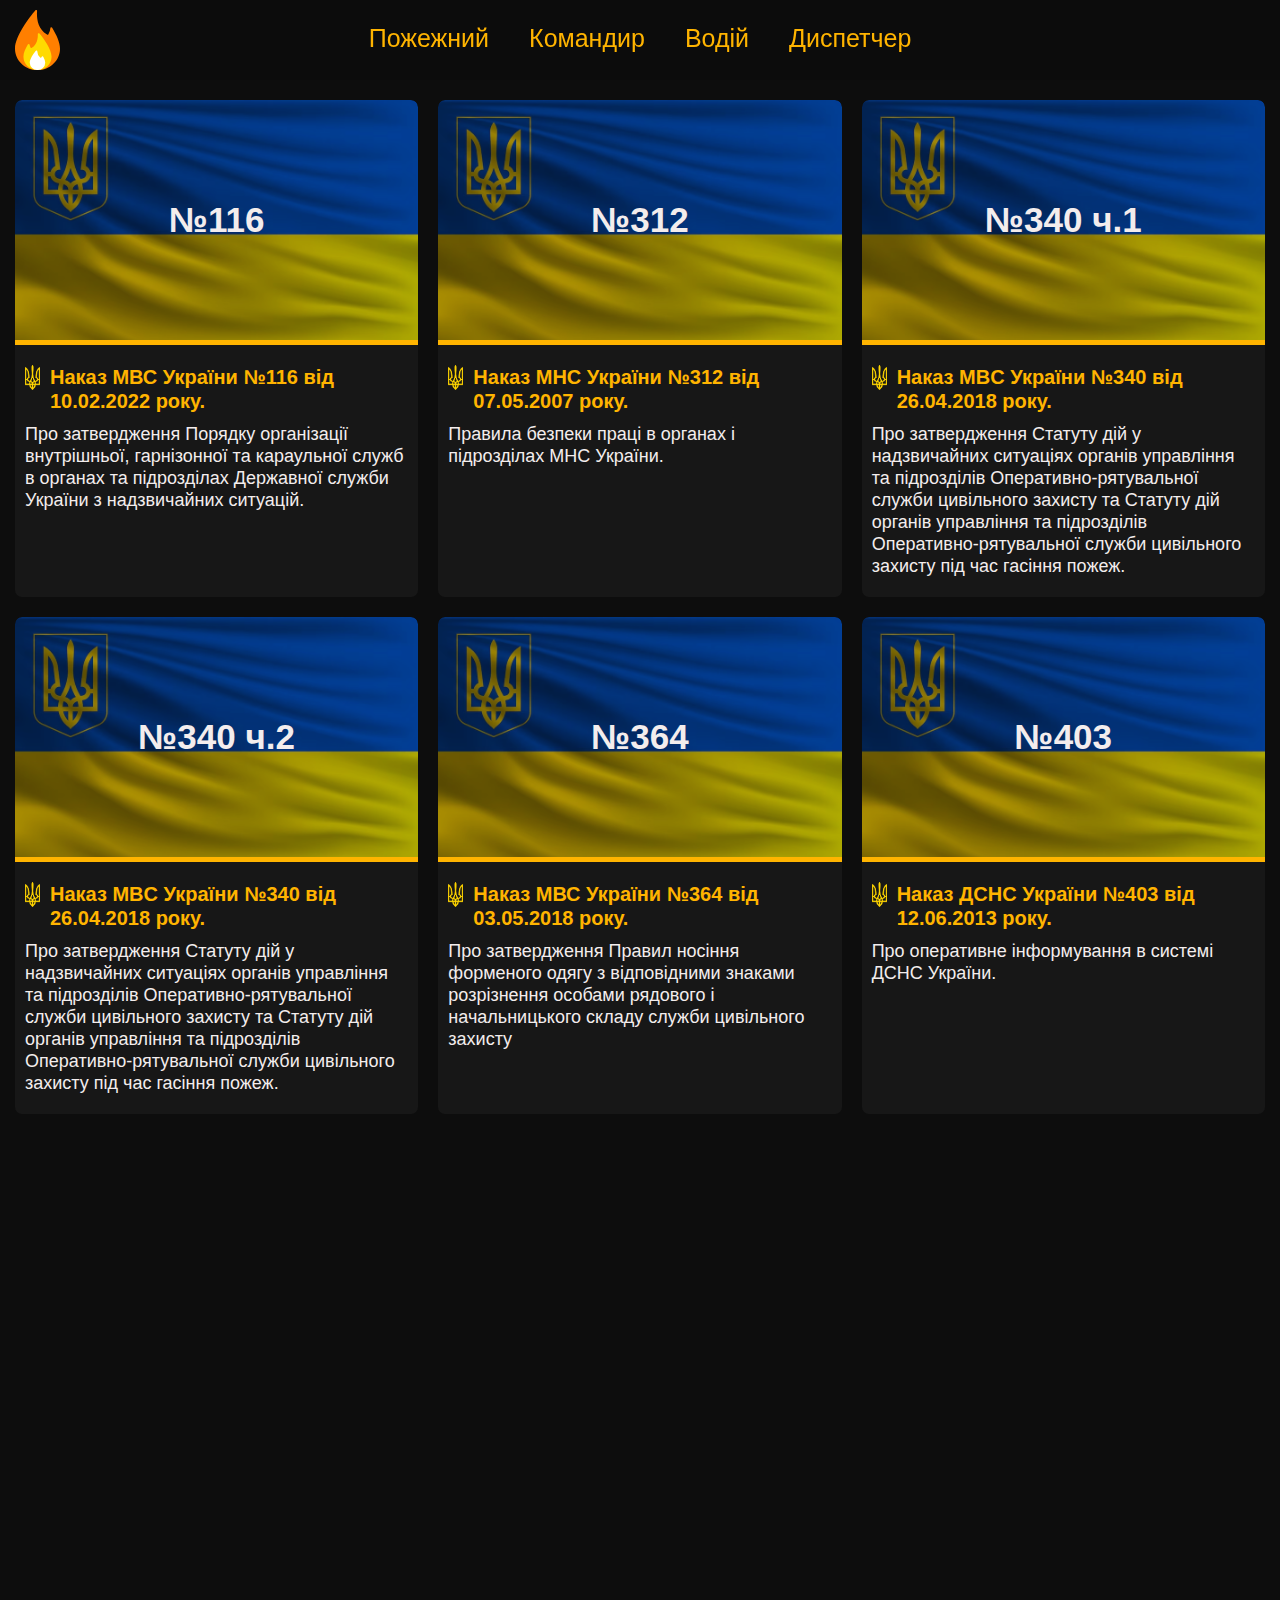
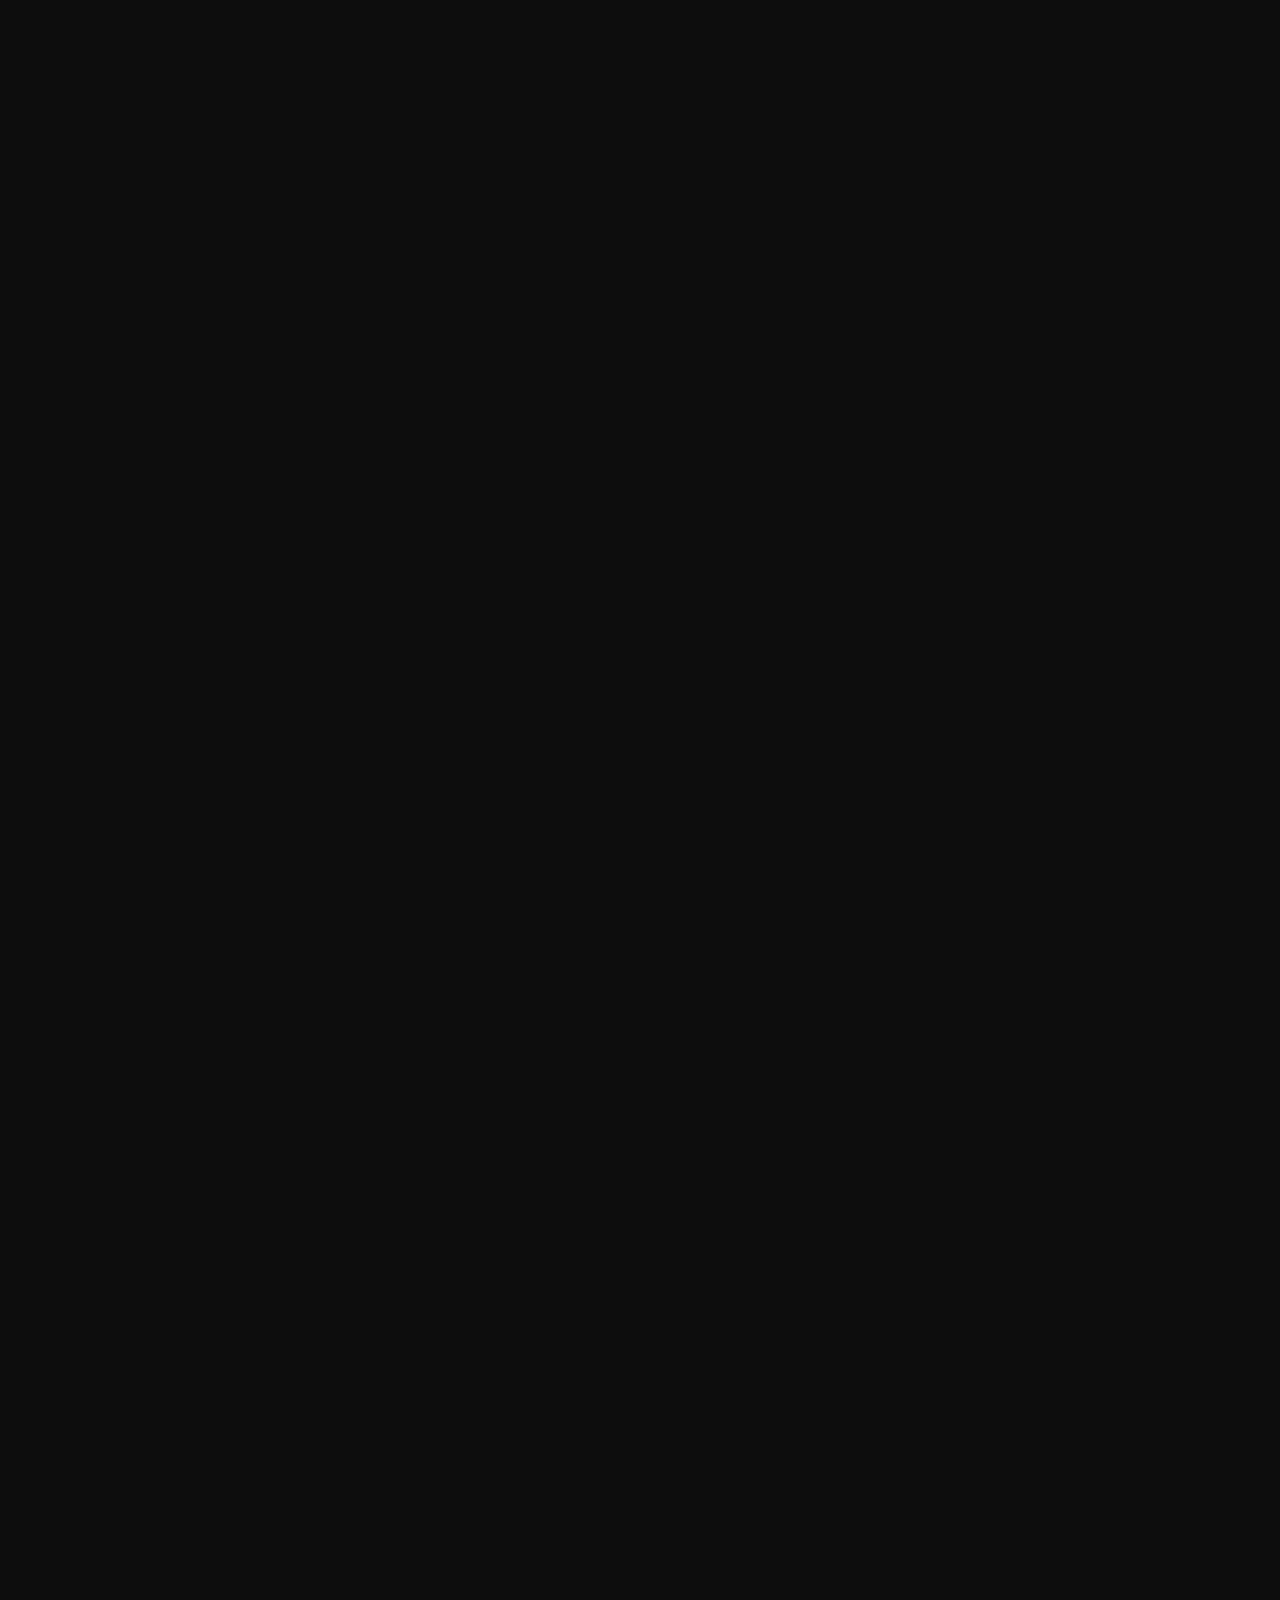
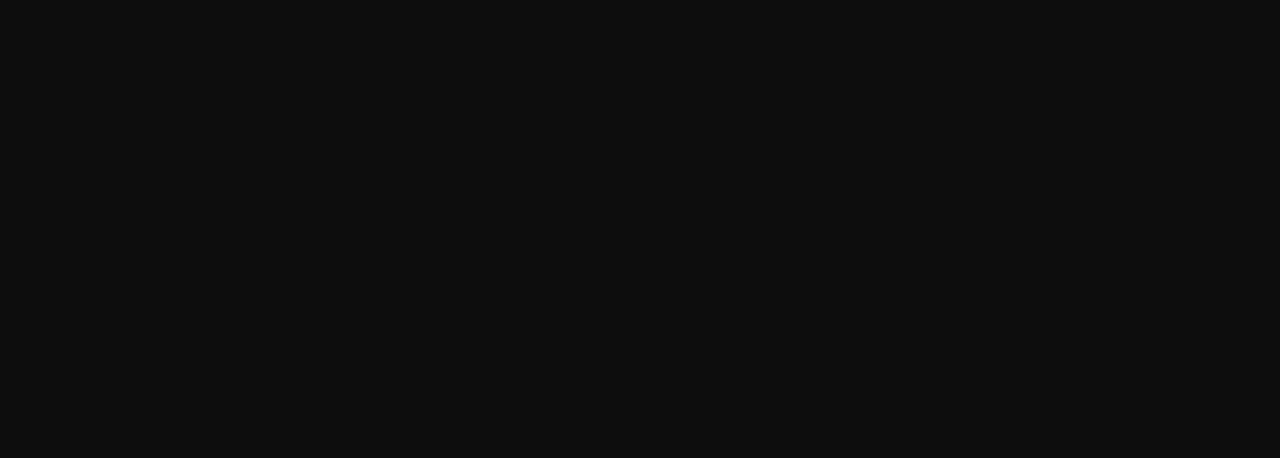
<file: nakaz.html>
<!-- Сообщаем браузеру как стоит обрабатывать эту страницу -->
<!DOCTYPE html>
<!-- Оболочка документа, указываем язык содержимого -->
<html lang="ru">
    <!-- Заголовок страницы, контейнер для других важных данных (не отображается) -->
    <head>
        <!-- Заголовок страницы в браузере -->
        <title>Накази</title>
        <link rel="icon" href="img/favicon.svg">
        <!-- Подключаем CSS -->
        <meta name="viewport" content="width=device-width,initial-scale=1">
        <link rel="stylesheet" href="css/style.css" />
        <!-- Кодировка страницы -->
        <meta http-equiv="Content-type" content="text/html;charset=UTF-8" />
    </head>
    <!-- Отображаемое тело страницы -->
<body class="body">

<div class="wrapper">

    <nav class="nav">
        <header class="header">
            <div class="container">
               <div class="header__body">
                   <a href="index.html" class="header__logo">
                     <img class="logo" src="img/favicon.svg" alt="logo">
                   </a>
                   <a class="adaptiv_header" href="firemanNak.html">Накази</a>
                   <div class="header__burger">
                      <span></span>
                   </div>
                   <nav class="header__menu">
                       <ul class="header__list">
                           <li class="header__li">
                               <a class="header__link " href="fireman.html">Пожежний</a>
                           </li>
                           <li class="header__li">
                               <a class="header__link" href="comandor.html">Командир</a>
                           </li>
                           <li class="header__li">
                               <a class="header__link " href="driver.html">Водій</a>
                           </li>
                           <li class="header__li">
                               <a class="header__link" href="call.html">Диспетчер</a>
                           </li> 
                           <li class="header__li">
                             <a class="header__link " href="nachkar.html">Начальник караула</a>
                           </li>
                       </ul>
                       <div class="footer_icon footer_icon_menu">
                        <a target="_blank" href="https://t.me/dobriy_fireman">
                            <img class="footer_icon_png" src="img/icon_teleg.png" alt="telegram">
                        </a>
                        <a target="_blank" href="https://www.instagram.com/dobriy_wifeman/">
                            <img class="footer_icon_png" src="img/icon_inst.png" alt="instagram">
                        </a>
                        <a target="_blank" href="#">
                            <img class="footer_icon_png" src="img/icon_viber.png" alt="viber">
                        </a>
                        <a target="_blank" href="https://mailto:dobriywireman@gmail.com">
                            <img class="footer_icon_png icon_inst" src="img/icon_gmail.png" alt="gmail">
                        </a>
                      </div>
                    </nav>
               </div>
            </div>
        </header>
    </nav>

    <div class="main">
    <div class="main_row">
        <div class="container">
            <div class="coll_row">
                <div class="coll_items">
                    <a target="_blank" href="documents/МВСУ№116.pdf" class="coll element-animation" >
                        <div class="coll_img">
                            <div class="coll_title">№116</div>
                            <img class="coll_bg" src="img/gerb.png" alt="photo">
                        </div>
                        <div class="coll_text">
                            <!-- <p class="coll_text_title">
                                <img class="text_svg" src="img/Тризуб.svg.png" alt="">
                                Наказ МВС України <span class="coll_number">№116</span> від <span class="text_underline">10.02.2022 року</span>.
                            </p>
                            <p class="coll_text_subtitle">
                                Про затвердження Порядку організації внутрішньої, гарнізонної та караульної служб 
                                в органах та підрозділах Державної служби України з надзвичайних ситуацій.
                            </p> -->
                            <section class="section_items section_items_nacaz ">
                                <p class="coll_text_title">
                                    <img class="text_svg" src="img/Тризуб.svg.png" alt="">
                                    Наказ МВС України <span class="coll_number">№116</span> від <span class="text_underline">10.02.2022 року</span>.
                                </p>
                                <p class="coll_text_subtitle">
                                    Про затвердження Порядку організації внутрішньої, гарнізонної та караульної служб 
                                    в органах та підрозділах Державної служби України з надзвичайних ситуацій.
                                </p>
                            </section>
                        </div>
                    </a>
                    <a target="_blank" href="documents/МНСУ№312.pdf" class="coll element-animation">
                        <div class="coll_img">
                            <div class="coll_title">№312</div>
                            <img class="coll_bg" src="img/gerb.png" alt="photo">
                        </div>
                        <div class="coll_text">
                            <!-- <p class="coll_text_title">
                                <img class="text_svg" src="img/Тризуб.svg.png" alt="">
                                Наказ МНС України <span class="coll_number">№312</span> від <span class="text_underline">07.05.2007 року</span>.
                            </p>
                            <p class="coll_text_subtitle">
                                Правила безпеки праці в органах і підрозділах МНС України.
                            </p> -->
                            <section class="section_items section_items_nacaz ">
                                <p class="coll_text_title">
                                    <img class="text_svg" src="img/Тризуб.svg.png" alt="">
                                    Наказ МНС України <span class="coll_number">№312</span> від <span class="text_underline">07.05.2007 року</span>.
                                </p>
                                <p class="coll_text_subtitle">
                                    Правила безпеки праці в органах і підрозділах МНС України.
                                </p>
                            </section>
                        </div>
                    </a>
                    <a target="_blank" href="documents/мвсу№340(1).pdf" class="coll element-animation">
                        <div class="coll_img">
                            <div class="coll_title">№340 ч.1</div>
                            <img class="coll_bg" src="img/gerb.png" alt="photo">
                        </div>
                        <div class="coll_text">
                            <!-- <p class="coll_text_title">
                                <img class="text_svg" src="img/Тризуб.svg.png" alt="">
                                Наказ МBС України <span class="coll_number">№340</span> від <span class="text_underline">26.04.2018 року</span>.
                            </p>
                            <p class="coll_text_subtitle">
                                Про затвердження Статуту дій у надзвичайних ситуаціях органів управління та підрозділів Оперативно-рятувальної служби цивільного захисту та 
                                Статуту дій органів управління та підрозділів Оперативно-рятувальної служби цивільного захисту під час гасіння пожеж.
                            </p> -->
                            <section class="section_items section_items_nacaz ">
                                <p class="coll_text_title">
                                    <img class="text_svg" src="img/Тризуб.svg.png" alt="">
                                    Наказ МBС України <span class="coll_number">№340</span> від <span class="text_underline">26.04.2018 року</span>.
                                </p>
                                <p class="coll_text_subtitle">
                                    Про затвердження Статуту дій у надзвичайних ситуаціях органів управління та підрозділів Оперативно-рятувальної служби цивільного захисту та 
                                    Статуту дій органів управління та підрозділів Оперативно-рятувальної служби цивільного захисту під час гасіння пожеж.
                                </p>
                            </section>
                        </div>
                    </a>
                    <a target="_blank" href="documents/мвсу№340(2).pdf" class="coll element-animation">
                        <div class="coll_img">
                            <div class="coll_title">№340 ч.2</div>
                            <img class="coll_bg" src="img/gerb.png" alt="photo">
                        </div>
                        <div class="coll_text">
                            <!-- <p class="coll_text_title">
                                <img class="text_svg" src="img/Тризуб.svg.png" alt="">
                                Наказ МBС України <span class="coll_number">№340</span> від <span class="text_underline">26.04.2018 року</span>.
                            </p>
                            <p class="coll_text_subtitle">
                                Про затвердження Статуту дій у надзвичайних ситуаціях органів управління та підрозділів Оперативно-рятувальної служби цивільного захисту та 
                                Статуту дій органів управління та підрозділів Оперативно-рятувальної служби цивільного захисту під час гасіння пожеж.
                            </p> -->
                            <section class="section_items section_items_nacaz ">
                                <p class="coll_text_title">
                                    <img class="text_svg" src="img/Тризуб.svg.png" alt="">
                                    Наказ МBС України <span class="coll_number">№340</span> від <span class="text_underline">26.04.2018 року</span>.
                                </p>
                                <p class="coll_text_subtitle">
                                    Про затвердження Статуту дій у надзвичайних ситуаціях органів управління та підрозділів Оперативно-рятувальної служби цивільного захисту та 
                                    Статуту дій органів управління та підрозділів Оперативно-рятувальної служби цивільного захисту під час гасіння пожеж.
                                </p>
                            </section>
                        </div>
                    </a>
                    <a target="_blank" href="documents/мвсу№364.pdf" class="coll element-animation">
                        <div class="coll_img">
                            <div class="coll_title">№364</div>
                            <img class="coll_bg" src="img/gerb.png" alt="photo">
                        </div>
                        <div class="coll_text">
                            <section class="section_items section_items_nacaz ">
                                <p class="coll_text_title">
                                    <img class="text_svg" src="img/Тризуб.svg.png" alt="">
                                    Наказ МВС України <span class="coll_number">№364</span> від <span class="text_underline">03.05.2018 року</span>.
                                </p>
                                <p class="coll_text_subtitle">
                                    Про затвердження Правил носіння форменого одягу з відповідними знаками розрізнення особами рядового і начальницького складу служби цивільного захисту
                                </p>
                            </section>
                        </div>
                    </a>
                    <a target="_blank" href="documents/ДСНС№403.pdf" class="coll element-animation">
                        <div class="coll_img">
                            <div class="coll_title">№403</div>
                            <img class="coll_bg" src="img/gerb.png" alt="photo">
                        </div>
                        <div class="coll_text">
                            <section class="section_items section_items_nacaz ">
                                <p class="coll_text_title">
                                    <img class="text_svg" src="img/Тризуб.svg.png" alt="">
                                    Наказ ДСНС України <span class="coll_number">№403</span> від <span class="text_underline">12.06.2013 року</span>.
                                </p>
                                <p class="coll_text_subtitle">
                                    Про оперативне інформування в системі ДСНС України.
                                </p>
                            </section>
                        </div>
                    </a>
                    <a target="_blank" href="documents/ДСНС№432.pdf" class="coll element-animation">
                        <div class="coll_img">
                            <div class="coll_title">№432</div>
                            <img class="coll_bg" src="img/gerb.png" alt="photo">
                        </div>
                        <div class="coll_text">
                            <section class="section_items section_items_nacaz ">
                                <p class="coll_text_title">
                                    <img class="text_svg" src="img/Тризуб.svg.png" alt="">
                                    Наказ ДСНС України <span class="coll_number">№432</span> від <span class="text_underline">27.06.2013 року</span>.
                                </p>
                                <p class="coll_text_subtitle">
                                    Про затвердження Настанови з експлуатації транспортних засобів в органах та підрозділах ДСНС України.
                                </p>
                            </section>
                        </div>
                    </a>
                    <a target="_blank" href="documents/МОЗУ№441.pdf" class="coll element-animation">
                        <div class="coll_img">
                            <div class="coll_title">№441</div>
                            <img class="coll_bg" src="img/gerb.png" alt="photo">
                        </div>
                        <div class="coll_text">
                            <section class="section_items section_items_nacaz ">
                                <p class="coll_text_title">
                                    <img class="text_svg" src="img/Тризуб.svg.png" alt="">
                                    Наказ МОЗ України <span class="coll_number">№441</span> від <span class="text_underline">09.03.2022 року</span>.
                                </p>
                                <p class="coll_text_subtitle">
                                    Про затвердження порядків надання домедичної допомоги особам при невідкладних станах
                                </p>
                            </section>
                        </div>
                    </a>
                    <a target="_blank" href="documents/МВСУ№480.pdf" class="coll element-animation">
                        <div class="coll_img">
                            <div class="coll_title">№480</div>
                            <img class="coll_bg" src="img/gerb.png" alt="photo">
                        </div>
                        <div class="coll_text">
                            <section class="section_items section_items_nacaz ">
                                <p class="coll_text_title">
                                    <img class="text_svg" src="img/Тризуб.svg.png" alt="">
                                    Наказ МВС України <span class="coll_number">№480</span> від <span class="text_underline">12.06.2023 року</span>.
                                </p>
                                <p class="coll_text_subtitle">
                                    Про затвердження Змін до Порядку організації службової підготовки осіб рядового і начальницького складу служби цивільного захисту
                                </p>
                            </section>
                        </div>
                    </a>
                    <a target="_blank" href="documents/МВСУ№511.pdf" class="coll element-animation">
                        <div class="coll_img">
                            <div class="coll_title">№511</div>
                            <img class="coll_bg" src="img/gerb.png" alt="photo">
                        </div>
                        <div class="coll_text">
                            <section class="section_items section_items_nacaz ">
                                <p class="coll_text_title">
                                    <img class="text_svg" src="img/Тризуб.svg.png" alt="">
                                    Наказ МВС України <span class="coll_number">№511</span> від <span class="text_underline">15.06.2017 року</span>.
                                </p>
                                <p class="coll_text_subtitle">
                                    Порядок організації службової підготовки осіб рядового і начальницького складу служби цивільного захисту
                                </p>
                            </section>
                        </div>
                    </a>
                    <a target="_blank" href="documents/МВСУ№696.pdf" class="coll element-animation">
                        <div class="coll_img">
                            <div class="coll_title">№696</div>
                            <img class="coll_bg" src="img/gerb.png" alt="photo">
                        </div>
                        <div class="coll_text">
                            <!-- <p class="coll_text_title">
                                <img class="text_svg" src="img/Тризуб.svg.png" alt="">
                                Наказ МВС України <span class="coll_number">№696</span> від <span class="text_underline">15.06.2015 року</span>.
                            </p>
                            <p class="coll_text_subtitle">
                                Про затвердження Інструкції про порядок утримання, обліку та перевірки технічного 
                                стану джерел зовнішнього протипожежного водопостачання.
                            </p> -->
                            <section class="section_items section_items_nacaz ">
                                <p class="coll_text_title">
                                    <img class="text_svg" src="img/Тризуб.svg.png" alt="">
                                    Наказ МВС України <span class="coll_number">№696</span> від <span class="text_underline">15.06.2015 року</span>.
                                </p>
                                <p class="coll_text_subtitle">
                                    Про затвердження Інструкції про порядок утримання, обліку та перевірки технічного 
                                    стану джерел зовнішнього протипожежного водопостачання.
                                </p>
                            </section>
                        </div>
                    </a>
                    <a target="_blank" href="documents/ДСНС№760.pdf" class="coll element-animation">
                        <div class="coll_img">
                            <div class="coll_title">№760</div>
                            <img class="coll_bg" src="img/gerb.png" alt="photo">
                        </div>
                        <div class="coll_text">
                            <!-- <p class="coll_text_title">
                                <img class="text_svg" src="img/Тризуб.svg.png" alt="">
                                Наказ ДСНС України <span class="coll_number">№760</span> від <span class="text_underline">26.12.2022 року</span>.
                            </p>
                            <p class="coll_text_subtitle">
                                Про затвердження Методичних рекомендацій з експлуатації та ремонту пожежних рукавів в 
                                пожежно-рятувальних підрозділах Державної служби України з надзвичайних ситуацій.
                            </p> -->
                            <section class="section_items section_items_nacaz ">
                                <p class="coll_text_title">
                                    <img class="text_svg" src="img/Тризуб.svg.png" alt="">
                                    Наказ ДСНС України <span class="coll_number">№760</span> від <span class="text_underline">26.12.2022 року</span>.
                                </p>
                                <p class="coll_text_subtitle">
                                    Про затвердження Методичних рекомендацій з експлуатації та ремонту пожежних рукавів в 
                                    пожежно-рятувальних підрозділах Державної служби України з надзвичайних ситуацій.
                                </p>
                            </section>
                        </div>
                    </a>
                    <a target="_blank" href="documents/МВС№780.pdf" class="coll element-animation">
                        <div class="coll_img">
                            <div class="coll_title">№780</div>
                            <img class="coll_bg" src="img/gerb.png" alt="photo">
                        </div>
                        <div class="coll_text">
                            <section class="section_items section_items_nacaz ">
                                <p class="coll_text_title">
                                    <img class="text_svg" src="img/Тризуб.svg.png" alt="">
                                    Наказ МВС України <span class="coll_number">№780</span> від <span class="text_underline">25.09.2023 року</span>.
                                </p>
                                <p class="coll_text_subtitle">
                                    Про затвердження Порядку організації роботи органів управління та підрозділів, закладів освіти системи ДСНС під час підготовки особового складу, гасіння пожеж, ліквідації наслідків надзвичайних ситуацій та інших небезпечних подій в умовах екстремальних температур, задимленості, загазованості, радіоактивного, хімічного забруднення та біологічного зараження.
                                </p>
                            </section>
                        </div>
                    </a>
                    <a target="_blank" href="documents/ДСНС№870 доповнення до 780.pdf" class="coll element-animation">
                        <div class="coll_img">
                            <div class="coll_title">№870</div>
                            <img class="coll_bg" src="img/gerb.png" alt="photo">
                        </div>
                        <div class="coll_text">
                            <section class="section_items section_items_nacaz ">
                                <p class="coll_text_title">
                                    <img class="text_svg" src="img/Тризуб.svg.png" alt="">
                                    Наказ ДСНС України <span class="coll_number">№870</span> від <span class="text_underline">31.10.2023 року</span>.
                                </p>
                                <p class="coll_text_subtitle">
                                    Положення про газодимозахисну службу Державної служби України з надзвичайних ситуацій    
                                </p>
                            </section>
                        </div>
                    </a>
                    <a target="_blank" href="documents/ЗУ№1068.pdf" class="coll element-animation">
                        <div class="coll_img">
                            <div class="coll_title">№1068-VI</div>
                            <img class="coll_bg" src="img/gerb.png" alt="photo">
                        </div>
                        <div class="coll_text">
                            <section class="section_items section_items_nacaz ">
                                <p class="coll_text_title">
                                    <img class="text_svg" src="img/Тризуб.svg.png" alt="">
                                    Закон України <span class="coll_number">№1068-VI</span> від <span class="text_underline">05.03.2009 року</span>.
                                </p>
                                <p class="coll_text_subtitle">
                                    Про Дисциплінарний статут служби цивільного захисту
                                </p>
                            </section>
                        </div>
                    </a>
                    <a target="_blank" href="documents/МНС№1021.pdf" class="coll element-animation">
                        <div class="coll_img">
                            <div class="coll_title">№1021</div>
                            <img class="coll_bg" src="img/gerb.png" alt="photo">
                        </div>
                        <div class="coll_text">
                            <section class="section_items section_items_nacaz ">
                                <p class="coll_text_title">
                                    <img class="text_svg" src="img/Тризуб.svg.png" alt="">
                                    Наказ МНС України <span class="coll_number">№1021</span> від <span class="text_underline">23.09.2011 року</span>.
                                </p>
                                <p class="coll_text_subtitle">
                                    Про затвердження Методичних рекомендацій зі складання та використання оперативних планів і карток пожежогасіння    
                                </p>
                            </section>
                        </div>
                    </a>
                    <a target="_blank" href="documents/dovidnikKGP.pdf.crdownload" class="coll element-animation">
                        <div class="coll_img">
                            <div class="coll_title">Довідник КГП</div>
                            <img class="coll_bg" src="img/gerb.png" alt="photo">
                        </div>
                        <div class="coll_text">
                            <section class="section_items section_items_nacaz ">
                                <p class="coll_text_subtitle">
                                    Довідник керівника гасіння пожежі
                                </p>
                            </section>
                        </div>
                    </a>
                    <a target="_blank" href="documents/SZ.pdf" class="coll element-animation">
                        <div class="coll_img">
                            <div class="coll_title">Кодекс <br> ЦЗ</div>
                            <img class="coll_bg" src="img/gerb.png" alt="photo">
                        </div>
                        <div class="coll_text">
                            <section class="section_items section_items_nacaz ">
                                <p class="coll_text_subtitle">
                                    Кодекс цивільного захисту
                                </p>
                            </section>
                        </div>
                    </a>
                </div>
            </div>
        </div>
        </div>
    </div>

    <footer class="footer element-animation">
        <div class="container">

            <div class="footer_container">
                <div class="footer_box">

                    <div class="footer_form">
                        <div class="footer_title">Зворотній <span>зв’язок</span>
                            <div class="footer_title_bg">Зворотній зв’язок</div>
                        </div>
                        <section class="section__title_2 section__title_footer">
                            <h4 class="h4"><p>Зворотній </p>зв’язок</h4>
                            <span class="span__bg">Зворотній зв’язок</span>
                        </section>
                        <div class="footer_text">
                            <span class="footer_wait">Мета цього проекту</span> - полегшити доступ до ключової інформації для працівників <span class="footer_wait">ДСНС</span>. 
                            У рамках проекту ми намагаємося зібрати важливі дані в одному місці, щоб вам не довелося шукати їх по всьому Інтернету.
                        </div>
                        <div class="footer_fitback">
                            У разі застарілої інформації, виявленої помилки або відсутності важливої інформації, прохання написати нам на месенджер. 
                            Також, якщо у Вас є пропозиції з питань співпраці, надсилайте їх через месенджер.</div>
                            <div class="footer_text footer_text_2">Якщо у Вас є побажання з приводу того, як покращити проєкт -   <span class="text_writing"> пиши на месенджер</span>  </div>
                        <div class="footer_icon">
                            <a target="_blank" href="https://t.me/dobriy_fireman">
                                <img class="footer_icon_png" src="img/icon_teleg.png" alt="telegram">
                            </a>
                            <a target="_blank" href="https://www.instagram.com/dobriy_fireman/">
                                <img class="footer_icon_png" src="img/icon_inst.png" alt="instagram">
                            </a>
                            <!-- <a target="_blank" href="#">
                                <img class="footer_icon_png" src="img/icon_viber.png" alt="viber">
                            </a> -->
                            <a target="_blank" href="https://mailto:dobriywireman@gmail.com">
                                <img class="footer_icon_png icon_inst" src="img/icon_gmail.png" alt="gmail">
                            </a>
                        </div>
                        
                        <div class="footer_text">Ми готові поширювати проєкт!</div>
                    </div>
    
                    <div class="footer_menu">
                        <div class="footer_menu_item">
                            <div class="fm_title">Пожежний</div>
                            <div class="fm_link">
                                <a class="fm_h" href="nakaz.html">
                                    Накази
                                </a>
                                <a class="fm_h" href="termins.html">
                                    Терміни
                                </a>
                                <a class="fm_h" href="firemanObov.html">
                                    Обов’язки
                                </a>
                                <a class="fm_h" href="ttx.html">
                                    ТТХ
                                </a>
                            </div>
                        </div>
                        <div class="footer_menu_item">
                            <div class="fm_title">Диспетчер</div>
                            <div class="fm_link">
                                <a class="fm_h" href="nakaz.html">
                                    Накази
                                </a>
                                <a class="fm_h" href="termins.html">
                                    Терміни
                                </a>
                                <a class="fm_h" href="callObov.html">
                                    Обов’язки
                                </a>
                                <a class="fm_h" href="ttx.html">
                                    ТТХ
                                </a>
                            </div>
                        </div>
                        <div class="footer_menu_item">
                            <div class="fm_title">Командир</div>
                            <div class="fm_link">
                                <a class="fm_h" href="nakaz.html">
                                    Накази
                                </a>
                                <a class="fm_h" href="termins.html">
                                    Терміни
                                </a>
                                <a class="fm_h" href="comandorObov.html">
                                    Обов’язки
                                </a>
                                <a class="fm_h" href="ttx.html">
                                    ТТХ
                                </a>
                            </div>
                        </div>
                        <div class="footer_menu_item">
                            <div class="fm_title">Водій</div>
                            <div class="fm_link">
                                <a class="fm_h" href="nakaz.html">
                                    Накази
                                </a>
                                <a class="fm_h" href="termins.html">
                                    Терміни
                                </a>
                                <a class="fm_h" href="driverObov.html">
                                    Обов’язки
                                </a>
                                <a class="fm_h" href="ttx.html">
                                    ТТХ
                                </a>
                            </div>
                        </div>
                    </div>
                    
                </div>

                <div class="footer_bot">
                    <div class="aftor">Проєкт розробив © Dobryi_wireman</div>
                    <div class="date">25.12.2023</div>
                </div>
            </div>

        </div>
    </footer>

    <div id="top" class="transparent_div"></div>

    <a href="#top" class="button_top">
        <div href="#">
            <svg class="icon_button" version="1.0" xmlns="http://www.w3.org/2000/svg"
                width="15px" height="15px" viewBox="0 0 512.000000 512.000000" preserveAspectRatio="xMidYMid meet">
                <g transform="translate(0.000000,512.000000) scale(0.100000,-0.100000)"
                    fill="#ffb400" stroke="none">
                    <path d="M1400 5098 c-44 -17 -77 -44 -171 -137 -144 -143 -163 -177 -164
                    -286 0 -58 5 -91 19 -120 13 -27 333 -355 995 -1018 l976 -977 -977 -978
                    c-760 -760 -982 -987 -997 -1022 -14 -30 -21 -67 -21 -110 0 -103 29 -153 168
                    -291 98 -97 127 -119 175 -137 73 -28 131 -28 204 -1 56 20 108 71 1230 1193
                    1297 1296 1223 1214 1223 1346 0 132 74 50 -1223 1346 -1123 1123 -1174 1173
                    -1230 1193 -72 26 -136 26 -207 -1z"/>
                </g>
            </svg>
        </div>
    </a>

</div>


<!--Подключаем jQuery-->
<script src="https://code.jquery.com/jquery-3.6.0.min.js"></script>

<!--Файл скриптов-->
<script src="js/headerScroll.js"></script><!--Плавный хедер-->
<script src="js/animations.js"></script>
<script src="js/burber.js"></script>
<script src="js/spoiler.js"></script>
<script src="js/yakor.js"></script><!--Плавный якорь-->

</body>
</html>
</file>
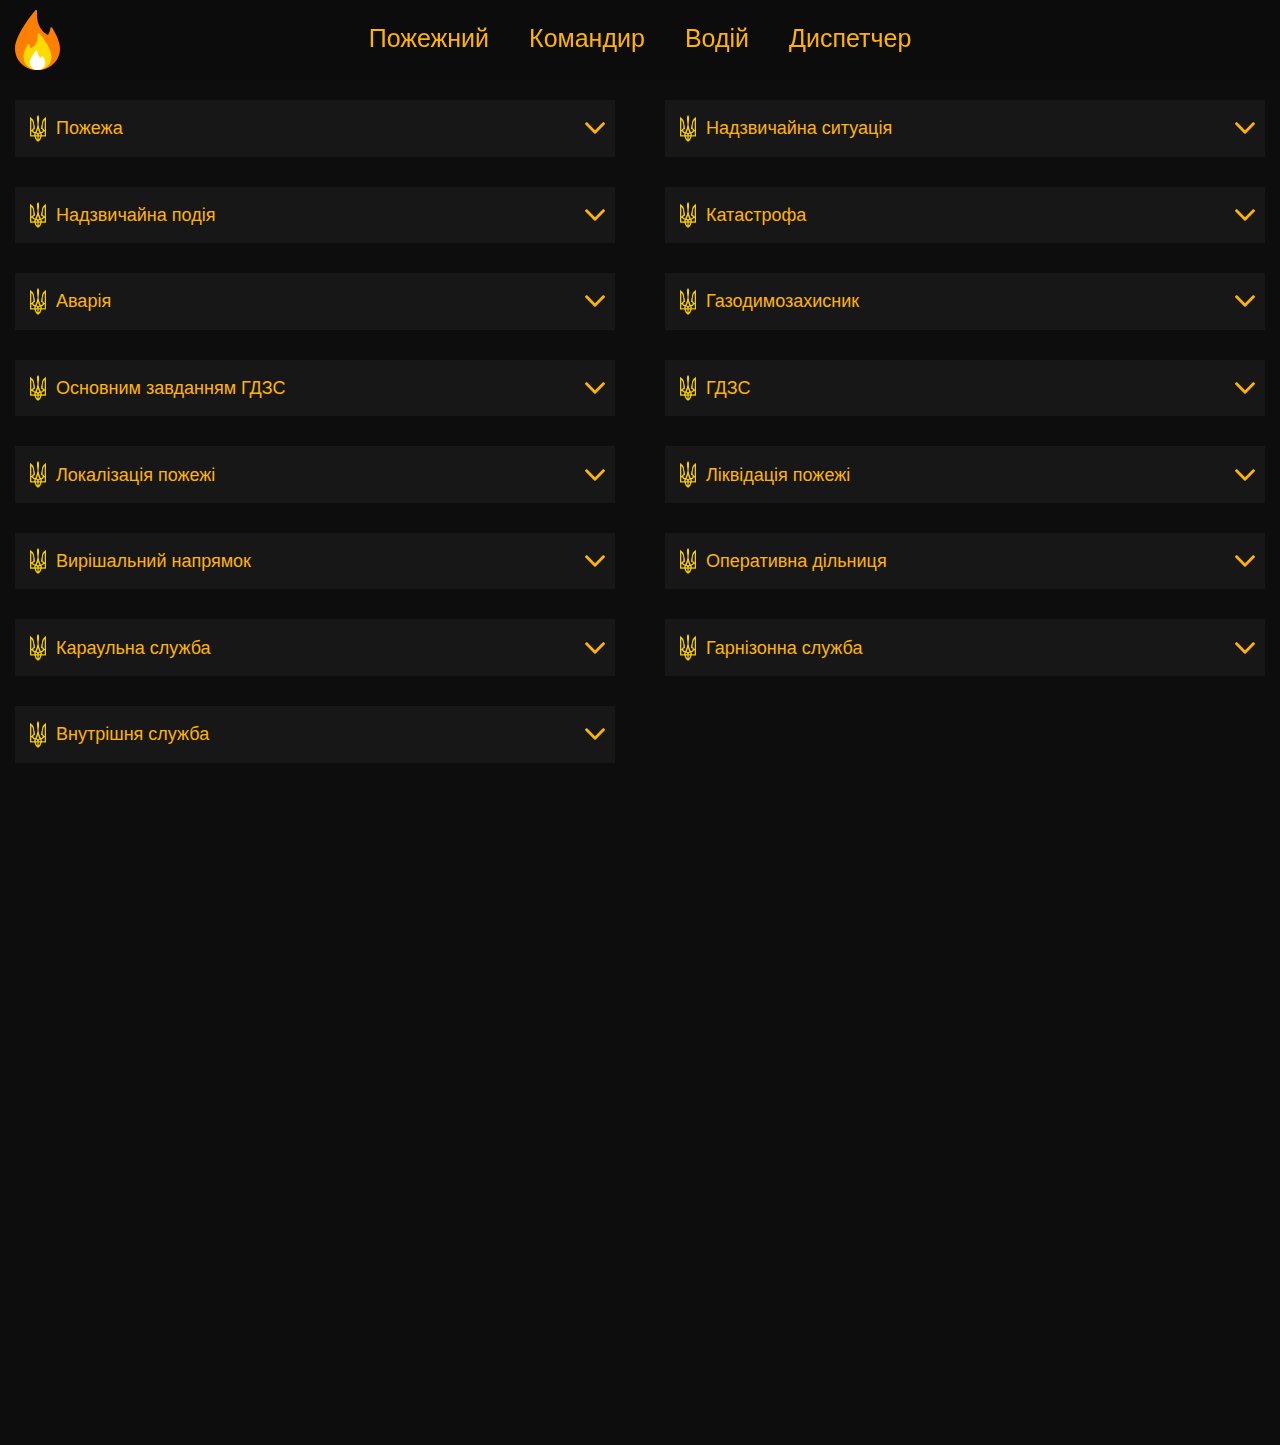
<file: termins.html>
<!-- Сообщаем браузеру как стоит обрабатывать эту страницу -->
<!DOCTYPE html>
<!-- Оболочка документа, указываем язык содержимого -->
<html lang="ru">
    <!-- Заголовок страницы, контейнер для других важных данных (не отображается) -->
    <head>
        <!-- Заголовок страницы в браузере -->
        <title>Терміни</title>
        <link rel="icon" href="img/favicon.svg">
        <!-- Подключаем CSS -->
        <meta name="viewport" content="width=device-width,initial-scale=1">
        <link rel="stylesheet" href="css/style.css" />
        <!-- Кодировка страницы -->
        <meta http-equiv="Content-type" content="text/html;charset=UTF-8" />
    </head>
    <!-- Отображаемое тело страницы -->
<body class="body">

<div class="wrapper">

    <nav class="nav">
        <header class="header">
            <div class="container">
               <div class="header__body">
                   <a href="index.html" class="header__logo">
                     <img class="logo" src="img/favicon.svg" alt="logo">
                   </a>
                   <a class="adaptiv_header" href="termins.html">Терміни</a>
                   <div class="header__burger">
                      <span></span>
                   </div>
                   <nav class="header__menu">
                       <ul class="header__list">
                           <li class="header__li">
                               <a class="header__link " href="fireman.html">Пожежний</a>
                           </li>
                           <li class="header__li">
                               <a class="header__link" href="comandor.html">Командир</a>
                           </li>
                           <li class="header__li">
                               <a class="header__link " href="driver.html">Водій</a>
                           </li>
                           <li class="header__li">
                               <a class="header__link" href="call.html">Диспетчер</a>
                           </li> 
                           <li class="header__li">
                             <a class="header__link " href="nachkar.html">Начальник караула</a>
                           </li>
                       </ul>
                       <div class="footer_icon footer_icon_menu">
                        <a target="_blank" href="https://t.me/dobriy_fireman">
                            <img class="footer_icon_png" src="img/icon_teleg.png" alt="telegram">
                        </a>
                        <a target="_blank" href="https://www.instagram.com/dobriy_wifeman/">
                            <img class="footer_icon_png" src="img/icon_inst.png" alt="instagram">
                        </a>
                        <a target="_blank" href="#">
                            <img class="footer_icon_png" src="img/icon_viber.png" alt="viber">
                        </a>
                        <a target="_blank" href="https://mailto:dobriywireman@gmail.com">
                            <img class="footer_icon_png icon_inst" src="img/icon_gmail.png" alt="gmail">
                        </a>
                      </div>
                    </nav>
               </div>
            </div>
        </header>
    </nav>

    <div class="main">
        <div class="termins">
            <div class="container">
                <div class="termins_box ">
                    <div class="spoiler__item element-animation">
                        <div href="#" class="spoiler__title">
                            <img class="termin_icon" src="img/Тризуб.svg.png" alt="icon">
                            Пожежа
                            <img class="spoiler_arrow" src="img/arrowDown.svg" alt="">
                        </div>
                        <div class="spoiler__text section_items"><span class="spoiler__text_title">Пожежа</span> - неконтрольоване горіння поза спеціальним вогнищем, що розповсюджується в часі і просторі. Знищує матеріальні цінності, створює загрозу для життя людей, тварин, негативно впливає на навколишнє природне середовище.</div>
                    </div>
                    <div class="spoiler__item element-animation">
                        <div href="#" class="spoiler__title">
                            <img class="termin_icon" src="img/Тризуб.svg.png" alt="icon">
                            Надзвичайна ситуація
                            <img class="spoiler_arrow" src="img/arrowDown.svg" alt="">
                        </div>
                        <div class="spoiler__text section_items"><span class="spoiler__text_title">Надзвичайна ситуація</span> - порушення нормальних умов життя і діяльності людей на об'єктах або територіях, спричинене аварією, катастрофою, епідемією, стихійним лихом, епізоотією, епіфітотією, великою пожежею, застосуванням засобів ураження, що призвели або можуть призвести до людських і матеріальних втрат, а також велике зараження людей і тварин.</div>
                    </div>
                    <div class="spoiler__item element-animation">
                        <div href="#" class="spoiler__title">
                            <img class="termin_icon" src="img/Тризуб.svg.png" alt="icon">
                            Надзвичайна подія
                            <img class="spoiler_arrow" src="img/arrowDown.svg" alt="">
                        </div>
                        <div class="spoiler__text section_items"><span class="spoiler__text_title">Надзвичайна подія</span> - зональна (об’єктова, місцева, регіональна або загальнодержавна) подія техногенного, природного, антропогенного та воєнного характеру, яка полягає в різкому відхиленні від норм процесів та явищ, що відбуваються, і має значний негативний вплив на життєдіяльність людини, функціонування економіки, соціальну сферу і природне середовище.</div>
                    </div>
                    <div class="spoiler__item element-animation">
                        <div href="#" class="spoiler__title">
                            <img class="termin_icon" src="img/Тризуб.svg.png" alt="icon">
                            Катастрофа
                            <img class="spoiler_arrow" src="img/arrowDown.svg" alt="">
                        </div>
                        <div class="spoiler__text section_items"><span class="spoiler__text_title">Катастрофа </span> - велика за масштабами аварія чи інша подія, яка призводить до тяжких і трагічних наслідків.</div>
                    </div>
                    <div class="spoiler__item element-animation">
                        <div href="#" class="spoiler__title">
                            <img class="termin_icon" src="img/Тризуб.svg.png" alt="icon">
                            Аварія
                            <img class="spoiler_arrow" src="img/arrowDown.svg" alt="">
                        </div>
                        <div class="spoiler__text section_items"><span class="spoiler__text_title"> Аварія</span> - це порушення нормальної роботи певного механізму, що призводить до значних ушкоджень, знищення матеріальних цінностей, ураження і загибелі людей.</div>
                    </div>
                    <div class="spoiler__item element-animation">
                        <div href="#" class="spoiler__title">
                            <img class="termin_icon" src="img/Тризуб.svg.png" alt="icon">
                            Газодимозахисник
                            <img class="spoiler_arrow" src="img/arrowDown.svg" alt="">
                        </div>
                        <div class="spoiler__text section_items"><span class="spoiler__text_title">Газодимозахисник</span> -  особа рядового і начальницького складу (працівники) пожежно-рятувальних, аварійно-рятувальних підрозділів і органів управління, які пройшли необхідну підготовку, мають відповідний допуск до роботи у ЗІЗОД та за станом здоров'я можуть виконувати завдання щодо рятування людей, проведення розвідки, евакуювання матеріальних цінностей, гасіння пожеж, проведення аварійно-рятувальних робіт, ліквідації НС та їх наслідків у загазованих і задимлених середовищах.</div>
                    </div>
                    <div class="spoiler__item element-animation">
                        <div href="#" class="spoiler__title">
                            <img class="termin_icon" src="img/Тризуб.svg.png" alt="icon">
                            Основним завданням ГДЗС
                            <img class="spoiler_arrow" src="img/arrowDown.svg" alt="">
                        </div>
                        <div class="spoiler__text section_items"><span class="spoiler__text_title">Основним завданням ГДЗС</span> -  забезпечення безпечної роботи газодимозахисників у загазованих і задимлених середовищах з метою проведення розвідки під час гасіння пожеж, ліквідації надзвичайних ситуацій (далі - НС) та їх наслідків, рятування людей і евакуювання матеріальних цінностей.</div>
                    </div>
                    <div class="spoiler__item element-animation">
                        <div href="#" class="spoiler__title">
                            <img class="termin_icon" src="img/Тризуб.svg.png" alt="icon">
                            ГДЗС
                            <img class="spoiler_arrow" src="img/arrowDown.svg" alt="">
                        </div>
                        <div class="spoiler__text section_items"><span class="spoiler__text_title">ГДЗС</span> -  це комплекс заходів, який проводиться органами управління, пожежно-рятувальними та аварійно-рятувальними підрозділами ОРСЦЗ, навчальними закладами МНС України для організації, підготовки та проведення робіт у загазованих і задимлених середовищах з метою рятування людей, гасіння пожеж, ліквідації надзвичайних ситуацій та їх наслідків тощо, та створюється на штатних і позаштатних основах у всіх пожежно-рятувальних підрозділах, учбових закладах МНС та може організовуватися в аварійно-рятувальних підрозділах ОРСЦЗ за рішенням начальника гарнізону. Штатною особою є старший майстер (майстер) ГДЗС. До позаштатних осіб газодимозахисної служби відносяться: газодимозахисник, командир ланки ГДЗС, постовий поста безпеки (ПБ), начальник контрольно-пропускного пункту (КПП), начальник ГДЗС гарнізону.</div>
                    </div>
                    <div class="spoiler__item element-animation">
                        <div href="#" class="spoiler__title">
                            <img class="termin_icon" src="img/Тризуб.svg.png" alt="icon">
                            Локалізація пожежі
                            <img class="spoiler_arrow" src="img/arrowDown.svg" alt="">
                        </div>
                        <div class="spoiler__text section_items"><span class="spoiler__text_title">Локалізація пожежі</span> - стадія гасіння пожежі, коли зупинено розвиток пожежі та створено умови для її ліквідації. Локалізація пожежі досягається:
                            <ul class="spoiler_ul">
                                <li class="spoiler_li">Правильним визначенням вирішального напрямку оперативних дій;</li>
                                <li class="spoiler_li">Своєчасним зосередженням і введенням у дію необхідної кількості сил і засобів;</li>
                                <li class="spoiler_li">Швидким виходом ствольників на позиції та їх чіткими, професійними діями;</li>
                                <li class="spoiler_li">Правильним вибором та безперервною подачею вогнегасних речовин;</li>
                                <li class="spoiler_li">Cтворенням протипожежних розривів на шляху поширення вогню.</li>
                            </ul>
                        </div>
                    </div>
                    <div class="spoiler__item element-animation">
                        <div href="#" class="spoiler__title">
                            <img class="termin_icon" src="img/Тризуб.svg.png" alt="icon">
                            Ліквідація пожежі
                            <img class="spoiler_arrow" src="img/arrowDown.svg" alt="">
                        </div>
                        <div class="spoiler__text section_items"><span class="spoiler__text_title">Ліквідація пожежі</span> - стадія гасіння пожежі, коли припинено горіння, дію небезпечних факторів пожежі та усунуто умови для самовільного відновлення пожежі. Ліквідація пожежі досягається:
                            <ul class="spoiler_ul">
                                <li class="spoiler_li">Дією на поверхню матеріалів, що горять, охолоджувальними вогнегасними речовинами;</li>
                                <li class="spoiler_li">Створенням у зоні горіння чи навколо неї негорючого газового або парового середовища;</li>
                                <li class="spoiler_li">Створенням між зоною горіння і горючим матеріалом та повітрям (іншим окисником) ізолюючого шару з вогнегасних речовин або з негорючих матеріалів;</li>
                                <li class="spoiler_li">Хімічним уповільненням реакції горіння шляхом застосування порошкових, газових та аерозольних вогнегасних речовин.</li>
                            </ul>
                        </div>
                    </div>
                    <div class="spoiler__item element-animation">
                        <div href="#" class="spoiler__title">
                            <img class="termin_icon" src="img/Тризуб.svg.png" alt="icon">
                            Вирішальний напрямок
                            <img class="spoiler_arrow" src="img/arrowDown.svg" alt="">
                        </div>
                        <div class="spoiler__text section_items"><span class="spoiler__text_title">Вирішальний напрямок</span> - є напрямок, на якому утворилася небезпека для людей, загроза вибуху, руйнування конструкцій, викиду радіоактивних і небезпечних хімічних речовин, найбільш інтенсивне поширення вогню та на якому оперативні дії пожежно-рятувальних підрозділів на цей час можуть забезпечити успіх гасіння пожежі. Вирішальний напрямок оперативних дій на пожежі визначається з урахуванням таких принципів:
                            <ul class="spoiler_ul">
                                <li class="spoiler_li">Якщо небезпечні фактори пожежі загрожують життю і здоров’ю людей, основні сили і засоби вводяться для рятування людей;</li>
                                <li class="spoiler_li">Якщо існує загроза вибуху або руйнування конструкцій, основні сили і засоби вводяться в місцях, де їх дії можуть попередити вибух або руйнування конструкцій;</li>
                                <li class="spoiler_li">Якщо існує загроза викиду радіоактивних чи небезпечних хімічних речовин або стався їх викид, основні сили і засоби вводяться для проведення оперативних дій з попередження викиду або припинення розповсюдження радіоактивних чи небезпечних хімічних речовин;</li>
                                <li class="spoiler_li">Якщо вогнем охоплено частину будівлі (споруди) та відбувається його поширення на інші її частини або на сусідні об’єкти, основні сили і засоби вводяться в місцях, де подальше поширення вогню призведе до найбільших збитків;</li>
                                <li class="spoiler_li">Якщо вогнем охоплено окремо розташовану будівлю (споруду) та немає загрози поширення вогню на сусідні об’єкти, основні сили і засоби вводяться в місцях найбільш інтенсивного горіння;</li>
                                <li class="spoiler_li">Якщо вогнем охоплено малоцінну будівлю (споруду) та існує загроза поширення вогню на сусідні об’єкти, основні сили і засоби вводяться з боку будівлі (споруди), що не горить;</li>
                            </ul>
                        </div>
                    </div>
                    <div class="spoiler__item element-animation">
                        <div href="#" class="spoiler__title">
                            <img class="termin_icon" src="img/Тризуб.svg.png" alt="icon">
                            Оперативна дільниця
                            <img class="spoiler_arrow" src="img/arrowDown.svg" alt="">
                        </div>
                        <div class="spoiler__text section_items"><span class="spoiler__text_title">Оперативна дільниця</span> - частина території або будівлі на місці пожежі, на якій зосереджено сили і засоби, які виконують окреме оперативне завдання та об’єднані єдиним керівництвом.</div>
                    </div>
                    <div class="spoiler__item element-animation">
                        <div href="#" class="spoiler__title">
                            <img class="termin_icon" src="img/Тризуб.svg.png" alt="icon">
                            Караульна служба
                            <img class="spoiler_arrow" src="img/arrowDown.svg" alt="">
                        </div>
                        <div class="spoiler__text section_items"><span class="spoiler__text_title">Караульна служба</span> - комплекс заходів, що здійснюються для підтримання постійної готовності особового складу, техніки та оснащення чергових караулів (змін, відділень) до виконання завдань за призначенням.</div>
                    </div>
                    <div class="spoiler__item element-animation">
                        <div href="#" class="spoiler__title">
                            <img class="termin_icon" src="img/Тризуб.svg.png" alt="icon">
                            Гарнізонна служба
                            <img class="spoiler_arrow" src="img/arrowDown.svg" alt="">
                        </div>
                        <div class="spoiler__text section_items"><span class="spoiler__text_title">Гарнізонна служба</span> - комплекс заходів, що здійснюються для забезпечення постійної готовності органів та підрозділів ДСНС гарнізону до виконання завдань за призначенням.</div>
                    </div>
                    <div class="spoiler__item element-animation">
                        <div href="#" class="spoiler__title">
                            <img class="termin_icon" src="img/Тризуб.svg.png" alt="icon">
                            Внутрішня служба
                            <img class="spoiler_arrow" src="img/arrowDown.svg" alt="">
                        </div>
                        <div class="spoiler__text section_items"><span class="spoiler__text_title">Внутрішня служба</span> - комплекс заходів із забезпечення повсякденної діяльності органів та підрозділів ДСНС у місцях дислокації.</div>
                    </div>
                </div>
            </div>
        </div>
    </div>

    <footer class="footer element-animation">
        <div class="container">

            <div class="footer_container">
                <div class="footer_box">

                    <div class="footer_form">
                        <div class="footer_title">Зворотній <span>зв’язок</span>
                            <div class="footer_title_bg">Зворотній зв’язок</div>
                        </div>
                        <section class="section__title_2 section__title_footer">
                            <h4 class="h4"><p>Зворотній </p>зв’язок</h4>
                            <span class="span__bg">Зворотній зв’язок</span>
                        </section>
                        <div class="footer_text">
                            <span class="footer_wait">Мета цього проекту</span> - полегшити доступ до ключової інформації для працівників <span class="footer_wait">ДСНС</span>. 
                            У рамках проекту ми намагаємося зібрати важливі дані в одному місці, щоб вам не довелося шукати їх по всьому Інтернету.
                        </div>
                        <div class="footer_fitback">
                            У разі застарілої інформації, виявленої помилки або відсутності важливої інформації, прохання написати нам на месенджер. 
                            Також, якщо у Вас є пропозиції з питань співпраці, надсилайте їх через месенджер.</div>
                            <div class="footer_text footer_text_2">Якщо у Вас є побажання з приводу того, як покращити проєкт -   <span class="text_writing"> пиши на месенджер</span>  </div>
                        <div class="footer_icon">
                            <a target="_blank" href="https://t.me/dobriy_fireman">
                                <img class="footer_icon_png" src="img/icon_teleg.png" alt="telegram">
                            </a>
                            <a target="_blank" href="https://www.instagram.com/dobriy_fireman/">
                                <img class="footer_icon_png" src="img/icon_inst.png" alt="instagram">
                            </a>
                            <!-- <a target="_blank" href="#">
                                <img class="footer_icon_png" src="img/icon_viber.png" alt="viber">
                            </a> -->
                            <a target="_blank" href="https://mailto:dobriywireman@gmail.com">
                                <img class="footer_icon_png icon_inst" src="img/icon_gmail.png" alt="gmail">
                            </a>
                        </div>
                        
                        <div class="footer_text">Ми готові поширювати проєкт!</div>
                    </div>
    
                    <div class="footer_menu">
                        <div class="footer_menu_item">
                            <div class="fm_title">Пожежний</div>
                            <div class="fm_link">
                                <a class="fm_h" href="nakaz.html">
                                    Накази
                                </a>
                                <a class="fm_h" href="termins.html">
                                    Терміни
                                </a>
                                <a class="fm_h" href="firemanObov.html">
                                    Обов’язки
                                </a>
                                <a class="fm_h" href="ttx.html">
                                    ТТХ
                                </a>
                            </div>
                        </div>
                        <div class="footer_menu_item">
                            <div class="fm_title">Диспетчер</div>
                            <div class="fm_link">
                                <a class="fm_h" href="nakaz.html">
                                    Накази
                                </a>
                                <a class="fm_h" href="termins.html">
                                    Терміни
                                </a>
                                <a class="fm_h" href="callObov.html">
                                    Обов’язки
                                </a>
                                <a class="fm_h" href="ttx.html">
                                    ТТХ
                                </a>
                            </div>
                        </div>
                        <div class="footer_menu_item">
                            <div class="fm_title">Командир</div>
                            <div class="fm_link">
                                <a class="fm_h" href="nakaz.html">
                                    Накази
                                </a>
                                <a class="fm_h" href="termins.html">
                                    Терміни
                                </a>
                                <a class="fm_h" href="comandorObov.html">
                                    Обов’язки
                                </a>
                                <a class="fm_h" href="ttx.html">
                                    ТТХ
                                </a>
                            </div>
                        </div>
                        <div class="footer_menu_item">
                            <div class="fm_title">Водій</div>
                            <div class="fm_link">
                                <a class="fm_h" href="nakaz.html">
                                    Накази
                                </a>
                                <a class="fm_h" href="termins.html">
                                    Терміни
                                </a>
                                <a class="fm_h" href="driverObov.html">
                                    Обов’язки
                                </a>
                                <a class="fm_h" href="ttx.html">
                                    ТТХ
                                </a>
                            </div>
                        </div>
                    </div>
                    
                </div>

                <div class="footer_bot">
                    <div class="aftor">Проєкт розробив © Dobryi_wireman</div>
                    <div class="date">25.12.2023</div>
                </div>
            </div>

        </div>
    </footer>

    <div id="top" class="transparent_div"></div>

    <a href="#top" class="button_top">
        <div href="#">
            <svg class="icon_button" version="1.0" xmlns="http://www.w3.org/2000/svg"
                width="15px" height="15px" viewBox="0 0 512.000000 512.000000" preserveAspectRatio="xMidYMid meet">
                <g transform="translate(0.000000,512.000000) scale(0.100000,-0.100000)"
                    fill="#ffb400" stroke="none">
                    <path d="M1400 5098 c-44 -17 -77 -44 -171 -137 -144 -143 -163 -177 -164
                    -286 0 -58 5 -91 19 -120 13 -27 333 -355 995 -1018 l976 -977 -977 -978
                    c-760 -760 -982 -987 -997 -1022 -14 -30 -21 -67 -21 -110 0 -103 29 -153 168
                    -291 98 -97 127 -119 175 -137 73 -28 131 -28 204 -1 56 20 108 71 1230 1193
                    1297 1296 1223 1214 1223 1346 0 132 74 50 -1223 1346 -1123 1123 -1174 1173
                    -1230 1193 -72 26 -136 26 -207 -1z"/>
                </g>
            </svg>
        </div>
    </a>

</div>


<!--Подключаем jQuery-->
<script src="https://code.jquery.com/jquery-3.6.0.min.js"></script>

<!--Файл скриптов-->
<script src="js/headerScroll.js"></script><!--Плавный хедер-->
<script src="js/animations.js"></script>
<script src="js/burber.js"></script>
<script src="js/spoiler.js"></script>
<script src="js/yakor.js"></script><!--Плавный якорь-->

</body>
</html>
</file>
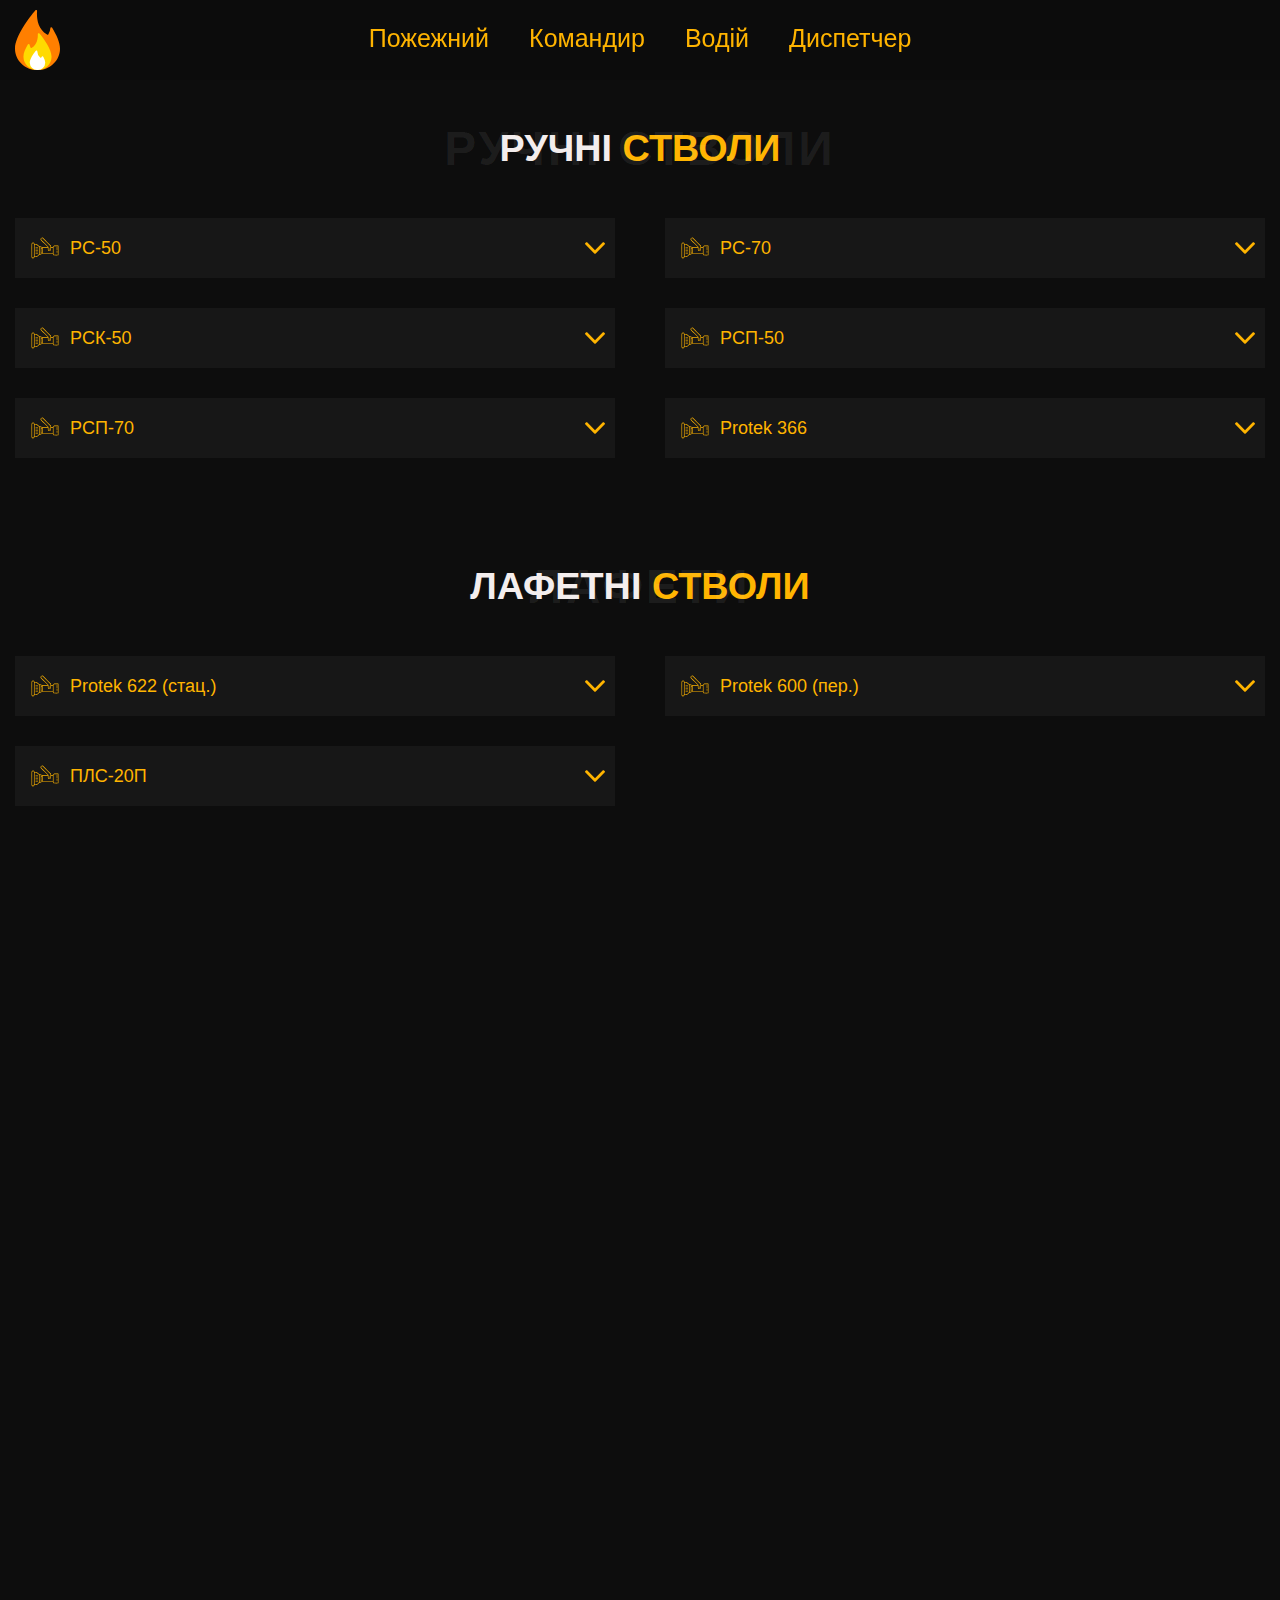
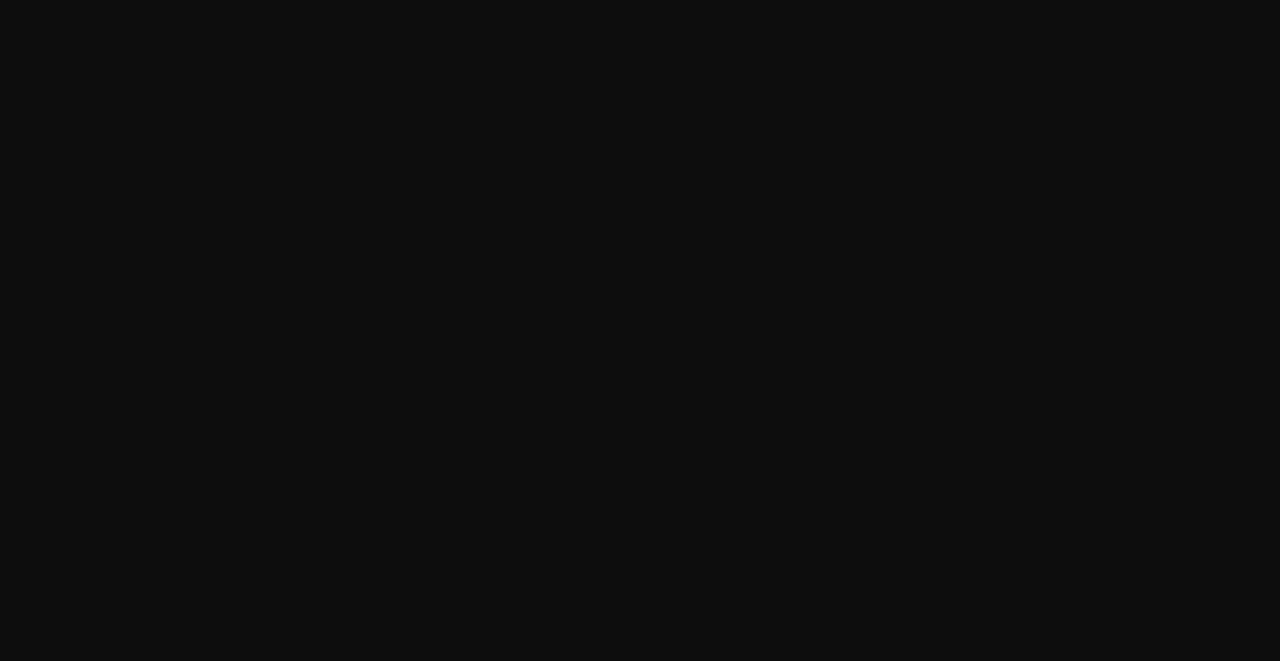
<file: ttx.html>
<!-- Сообщаем браузеру как стоит обрабатывать эту страницу -->
<!DOCTYPE html>
<!-- Оболочка документа, указываем язык содержимого -->
<html lang="ru">
    <!-- Заголовок страницы, контейнер для других важных данных (не отображается) -->
    <head>
        <!-- Заголовок страницы в браузере -->
        <title>ТТХ</title>
        <link rel="icon" href="img/favicon.svg">
        <!-- Подключаем CSS -->
        <meta name="viewport" content="width=device-width,initial-scale=1">
        <link rel="stylesheet" href="css/style.css" />
        <!-- Кодировка страницы -->
        <meta http-equiv="Content-type" content="text/html;charset=UTF-8" />
    </head>
    <!-- Отображаемое тело страницы -->
<body class="body">

<div class="wrapper">

    <nav class="nav">
        <header class="header">
            <div class="container">
               <div class="header__body">
                   <a href="index.html" class="header__logo">
                     <img class="logo" src="img/favicon.svg" alt="logo">
                   </a>
                   <a class="adaptiv_header" href="ttx.html">ТТХ</a>
                   <div class="header__burger">
                      <span></span>
                   </div>
                   <nav class="header__menu">
                       <ul class="header__list">
                           <li class="header__li">
                               <a class="header__link " href="fireman.html">Пожежний</a>
                           </li>
                           <li class="header__li">
                               <a class="header__link" href="comandor.html">Командир</a>
                           </li>
                           <li class="header__li">
                               <a class="header__link " href="driver.html">Водій</a>
                           </li>
                           <li class="header__li">
                               <a class="header__link" href="call.html">Диспетчер</a>
                           </li> 
                           <li class="header__li">
                             <a class="header__link " href="nachkar.html">Начальник караула</a>
                           </li>
                       </ul>
                       <div class="footer_icon footer_icon_menu">
                        <a target="_blank" href="https://t.me/dobriy_fireman">
                            <img class="footer_icon_png" src="img/icon_teleg.png" alt="telegram">
                        </a>
                        <a target="_blank" href="https://www.instagram.com/dobriy_wifeman/">
                            <img class="footer_icon_png" src="img/icon_inst.png" alt="instagram">
                        </a>
                        <a target="_blank" href="#">
                            <img class="footer_icon_png" src="img/icon_viber.png" alt="viber">
                        </a>
                        <a target="_blank" href="https://mailto:dobriywireman@gmail.com">
                            <img class="footer_icon_png icon_inst" src="img/icon_gmail.png" alt="gmail">
                        </a>
                      </div>
                    </nav>
               </div>
            </div>
        </header>
    </nav>

    <div class="main">

    <div class="main_row">
        <div class="container">
            <div class="ttx_item">

                <section class="section__title element-animation">
                    <h4 class="h4"><p>Ручні</p> стволи</h4>
                    <span class="span__bg">ручні стволи</span>
                </section>
                <div class="spoiler__item3 element-animation ">
                    <div href="#" class="spoiler__title">
                        <img class="termin_icon" src="img/ttxLogo.svg" alt="icon">
                        PC-50
                        <img class="spoiler_arrow" src="img/arrowDown.svg" alt="">
                    </div>
                    <div class="spoiler__text section_items">
                        <div class="text_box">
                            <div class="text_col">
                                <div class="text_title">Витрати води</div>
                                <div class="text_text">3.6 <span class="text_number">(л/с)</span></div>
                            </div>
                            <div class="text_col">
                                <div class="text_title">Дальність струмення</div>
                                <div class="text_text">28 <span class="text_number">(м)</span></div>
                            </div>
                            <div class="text_col">
                                <div class="text_title">Робочий тиск</div>
                                <div class="text_text">4-6 <span class="text_number">(атм)</span></div>
                            </div>
                            <div class="text_col">
                                <div class="text_title">Площа гасіння</div>
                                <div class="text_text">36 <span class="text_number">(м²)</span></div>
                            </div>
                        </div>
                    </div>
                </div>
                <div class="spoiler__item3 element-animation ">
                    <div href="#" class="spoiler__title">
                        <img class="termin_icon" src="img/ttxLogo.svg" alt="icon">
                        PC-70
                        <img class="spoiler_arrow" src="img/arrowDown.svg" alt="">
                    </div>
                    <div class="spoiler__text section_items">
                        <div class="text_box">
                            <div class="text_col">
                                <div class="text_title">Витрати води</div>
                                <div class="text_text">7.4 <span class="text_number">(л/с)</span></div>
                            </div>
                            <div class="text_col">
                                <div class="text_title">Дальність струмення</div>
                                <div class="text_text">32 <span class="text_number">(м)</span></div>
                            </div>
                            <div class="text_col">
                                <div class="text_title">Робочий тиск</div>
                                <div class="text_text">4-6 <span class="text_number">(атм)</span></div>
                            </div>
                            <div class="text_col">
                                <div class="text_title">Площа гасіння</div>
                                <div class="text_text">74 <span class="text_number">(м²)</span></div>
                            </div>
                        </div>
                    </div>
                </div>
                <div class="spoiler__item3 element-animation ">
                    <div href="#" class="spoiler__title">
                        <img class="termin_icon" src="img/ttxLogo.svg" alt="icon">
                        PCК-50
                        <img class="spoiler_arrow" src="img/arrowDown.svg" alt="">
                    </div>
                    <div class="spoiler__text section_items">
                        <div class="text_box">
                            <div class="text_col">
                                <div class="text_title">Витрати води (компактної)</div>
                                <div class="text_text">2.7 <span class="text_number">(л/с)</span></div>
                            </div>
                            <div class="text_col">
                                <div class="text_title">Витрати води (розпиленної)</div>
                                <div class="text_text">2.0 <span class="text_number">(л/с)</span></div>
                            </div>
                            <div class="text_col">
                                <div class="text_title">Дальність струмення (компактної)</div>
                                <div class="text_text">30 <span class="text_number">(м)</span></div>
                            </div>
                            <div class="text_col">
                                <div class="text_title">Дальність струмення (розпиленної)</div>
                                <div class="text_text">11 <span class="text_number">(м)</span></div>
                            </div>
                            <div class="text_col">
                                <div class="text_title">Робочий тиск</div>
                                <div class="text_text">4-6 <span class="text_number">(атм)</span></div>
                            </div>
                            <div class="text_col">
                                <div class="text_title">Площа гасіння</div>
                                <div class="text_text">20-27 <span class="text_number">(м²)</span></div>
                            </div>
                        </div>
                    </div>
                </div>
                <div class="spoiler__item3 element-animation ">
                    <div href="#" class="spoiler__title">
                        <img class="termin_icon" src="img/ttxLogo.svg" alt="icon">
                        PCП-50
                        <img class="spoiler_arrow" src="img/arrowDown.svg" alt="">
                    </div>
                    <div class="spoiler__text section_items">
                        <div class="text_box">
                            <div class="text_col">
                                <div class="text_title">Витрати води (компактної)</div>
                                <div class="text_text">2.7 <span class="text_number">(л/с)</span></div>
                            </div>
                            <div class="text_col">
                                <div class="text_title">Витрати води (розпиленної)</div>
                                <div class="text_text">2.0 <span class="text_number">(л/с)</span></div>
                            </div>
                            <div class="text_col">
                                <div class="text_title">Дальність струмення (компактної)</div>
                                <div class="text_text">30 <span class="text_number">(м)</span></div>
                            </div>
                            <div class="text_col">
                                <div class="text_title">Дальність струмення (розпиленної)</div>
                                <div class="text_text">11 <span class="text_number">(м)</span></div>
                            </div>
                            <div class="text_col">
                                <div class="text_title">Робочий тиск</div>
                                <div class="text_text">4-6 <span class="text_number">(атм)</span></div>
                            </div>
                            <div class="text_col">
                                <div class="text_title">Площа гасіння</div>
                                <div class="text_text">20-27 <span class="text_number">(м²)</span></div>
                            </div>
                        </div>
                    </div>
                </div>
                <div class="spoiler__item3 element-animation ">
                    <div href="#" class="spoiler__title">
                        <img class="termin_icon" src="img/ttxLogo.svg" alt="icon">
                        PCП-70
                        <img class="spoiler_arrow" src="img/arrowDown.svg" alt="">
                    </div>
                    <div class="spoiler__text section_items">
                        <div class="text_box">
                            <div class="text_col">
                                <div class="text_title">Витрати води (компактної)</div>
                                <div class="text_text">7.4 <span class="text_number">(л/с)</span></div>
                            </div>
                            <div class="text_col">
                                <div class="text_title">Витрати води (розпиленної)</div>
                                <div class="text_text">7.0 <span class="text_number">(л/с)</span></div>
                            </div>
                            <div class="text_col">
                                <div class="text_title">Дальність струмення (компактної)</div>
                                <div class="text_text">32 <span class="text_number">(м)</span></div>
                            </div>
                            <div class="text_col">
                                <div class="text_title">Дальність струмення (розпиленної)</div>
                                <div class="text_text">15 <span class="text_number">(м)</span></div>
                            </div>
                            <div class="text_col">
                                <div class="text_title">Робочий тиск</div>
                                <div class="text_text">4-6 <span class="text_number">(атм)</span></div>
                            </div>
                        </div>
                    </div>
                </div>
                <div class="spoiler__item3 element-animation ">
                    <div href="#" class="spoiler__title">
                        <img class="termin_icon" src="img/ttxLogo.svg" alt="icon">
                        Protek 366
                        <img class="spoiler_arrow" src="img/arrowDown.svg" alt="">
                    </div>
                    <div class="spoiler__text section_items">
                        <div class="text_box">
                            <div class="text_col">
                                <div class="text_title">Витрати води</div>
                                <div class="text_text">1.9 - 7.9 <span class="text_number">(л/с)</span></div>
                            </div>
                            <div class="text_col">
                                <div class="text_title">Дальність струмення</div>
                                <div class="text_text">46 <span class="text_number">(м)</span></div>
                            </div>
                            <div class="text_col">
                                <div class="text_title">Робочий тиск</div>
                                <div class="text_text">4-6 <span class="text_number">(атм)</span></div>
                            </div>
                        </div>
                    </div>
                </div>

                <section class="section__title element-animation">
                    <h4 class="h4"><p>Лафетні</p> стволи</h4>
                    <span class="span__bg">Лафети</span>
                </section>
                <div class="spoiler__item3 element-animation ">
                    <div href="#" class="spoiler__title">
                        <img class="termin_icon" src="img/ttxLogo.svg" alt="icon">
                        Protek 622 (стац.)
                        <img class="spoiler_arrow" src="img/arrowDown.svg" alt="">
                    </div>
                    <div class="spoiler__text section_items">
                        <div class="text_box">
                            <div class="text_col">
                                <div class="text_title">Максимальний робочий тиск</div>
                                <div class="text_text">14 <span class="text_number">(атм)</span></div>
                            </div>
                            <div class="text_col">
                                <div class="text_title">Максимальна витрата води</div>
                                <div class="text_text">80 <span class="text_number">(л/с)</span></div>
                            </div>
                            <div class="text_col">
                                <div class="text_title">Кути підйому по вертикалі</div>
                                <div class="text_text">25 - 80 <span class="text_number">(°)</span></div>
                            </div>
                            <div class="text_col">
                                <div class="text_title">Кути підйому по горизонталі</div>
                                <div class="text_text">180 <span class="text_number">(°)</span></div>
                            </div>
                            <div class="text_col">
                                <div class="text_title">Вага</div>
                                <div class="text_text">15.8 <span class="text_number">(кг)</span></div>
                            </div>
                        </div>
                    </div>
                </div>
                <div class="spoiler__item3 element-animation ">
                    <div href="#" class="spoiler__title">
                        <img class="termin_icon" src="img/ttxLogo.svg" alt="icon">
                        Protek 600 (пер.)
                        <img class="spoiler_arrow" src="img/arrowDown.svg" alt="">
                    </div>
                    <div class="spoiler__text section_items">
                        <div class="text_box">
                            <div class="text_col">
                                <div class="text_title">Максимальний робочий тиск</div>
                                <div class="text_text">10 <span class="text_number">(атм)</span></div>
                            </div>
                            <div class="text_col">
                                <div class="text_title">Максимальна витрата води</div>
                                <div class="text_text">31.6 <span class="text_number">(л/с)</span></div>
                            </div>
                            <div class="text_col">
                                <div class="text_title">Вага</div>
                                <div class="text_text">7 <span class="text_number">(кг)</span></div>
                            </div>
                        </div>
                    </div>
                </div>
                <div class="spoiler__item3 element-animation ">
                    <div href="#" class="spoiler__title">
                        <img class="termin_icon" src="img/ttxLogo.svg" alt="icon">
                        ПЛС-20П
                        <img class="spoiler_arrow" src="img/arrowDown.svg" alt="">
                    </div>
                    <div class="spoiler__text section_items">
                        <div class="text_box">


                            <div class="text_col text_cols">
                                <div class="text_col_one">Показники</div>
                                <div class="text_col_two">Розрахунки</div>
                                <div class="text_col_fre">
                                    <div class="text_col_ttl">Діаметр насадки</div>
                                    <div class="text_col_nas">
                                        <div class="text_col_nasadka">22</div>
                                        <div class="text_col_nasadka">28</div>
                                        <div class="text_col_nasadka">32</div>
                                    </div>
                                </div>
                            </div>
                            <div class="text_col text_cols">
                                <div class="text_col_one">Рабочий тиск</div>
                                <div class="text_col_two">атм</div>
                                <div class="text_col_fre">
                                    <div class="text_col_nas">
                                        <div class="text_col_nasadka">6</div>
                                        <div class="text_col_nasadka">6</div>
                                        <div class="text_col_nasadka">6</div>
                                    </div>
                                </div>
                            </div>
                            <div class="text_col text_cols">
                                <div class="text_col_one">Витрата води</div>
                                <div class="text_col_two">л/с</div>
                                <div class="text_col_fre">
                                    <div class="text_col_nas">
                                        <div class="text_col_nasadka">19</div>
                                        <div class="text_col_nasadka">23</div>
                                        <div class="text_col_nasadka">30</div>
                                    </div>
                                </div>
                            </div>
                            <div class="text_col text_cols">
                                <div class="text_col_one">Витрата піни</div>
                                <div class="text_col_two">м3/хв</div>
                                <div class="text_col_fre">
                                    <div class="text_col_nas">
                                        <div class="text_col_nasadka">-</div>
                                        <div class="text_col_nasadka">12</div>
                                        <div class="text_col_nasadka">-</div>
                                    </div>
                                </div>
                            </div>
                            <div class="text_col text_cols">
                                <div class="text_col_one">Довжина струї (води)</div>
                                <div class="text_col_two">м</div>
                                <div class="text_col_fre">
                                    <div class="text_col_nas">
                                        <div class="text_col_nasadka">61</div>
                                        <div class="text_col_nasadka">67</div>
                                        <div class="text_col_nasadka">68</div>
                                    </div>
                                </div>
                            </div>
                            <div class="text_col text_cols">
                                <div class="text_col_one">Довжина струї (піни)</div>
                                <div class="text_col_two">м</div>
                                <div class="text_col_fre">
                                    <div class="text_col_nas">
                                        <div class="text_col_nasadka">-</div>
                                        <div class="text_col_nasadka">32</div>
                                        <div class="text_col_nasadka">-</div>
                                    </div>
                                </div>
                            </div>
                        </div>
                    </div>
                </div>

                <section class="section__title element-animation">
                    <h4 class="h4"><p>Піно</p>генератори</h4>
                    <span class="span__bg">піногенератори</span>
                </section>
                <div class="spoiler__item3 element-animation">
                    <div href="#" class="spoiler__title">
                        <img class="termin_icon" src="img/ttxLogo.svg" alt="icon">
                        ГПС-600
                        <img class="spoiler_arrow" src="img/arrowDown.svg" alt="">
                    </div>
                    <div class="spoiler__text section_items">
                        <div class="text_box">
                            <div class="text_col">
                                <div class="text_title">Дальність струмення</div>
                                <div class="text_text">10 <span class="text_number">(м)</span></div>
                            </div>
                            <div class="text_col">
                                <div class="text_title">Продуктивність</div>
                                <div class="text_text">600 <span class="text_number">(л/хв)</span></div>
                            </div>
                            <div class="text_col">
                                <div class="text_title">Площа гасіння ЛЖВ</div>
                                <div class="text_text">75 <span class="text_number">(м³)</span></div>
                            </div>
                            <div class="text_col">
                                <div class="text_title">Площа гасіння ГЖ</div>
                                <div class="text_text">120 <span class="text_number">(м³)</span></div>
                            </div>
                            <div class="text_col">
                                <div class="text_title">Води</div>
                                <div class="text_text">5.64 <span class="text_number">(л)</span></div>
                            </div>
                            <div class="text_col">
                                <div class="text_title">Піна</div>
                                <div class="text_text">0.36 <span class="text_number">(л)</span></div>
                            </div>
                            <div class="text_col">
                                <div class="text_title">Кратність піни</div>
                                <div class="text_text">70 <span class="text_number"></span></div>
                            </div>
                            <div class="text_col">
                                <div class="text_title">Вага</div>
                                <div class="text_text">4.5 <span class="text_number">(кг)</span></div>
                            </div>
                        </div>
                    </div>
                </div>
                <div class="spoiler__item3 element-animation ">
                    <div href="#" class="spoiler__title">
                        <img class="termin_icon" src="img/ttxLogo.svg" alt="icon">
                        Пурга-5
                        <img class="spoiler_arrow" src="img/arrowDown.svg" alt="">
                    </div>
                    <div class="spoiler__text section_items">
                        <div class="text_box">
                            <div class="text_col">
                                <div class="text_title">Дальність струмення</div>
                                <div class="text_text">20 <span class="text_number">(м)</span></div>
                            </div>
                            <div class="text_col">
                                <div class="text_title">Продуктивність</div>
                                <div class="text_text">490 <span class="text_number">(л/хв)</span></div>
                            </div>
                            <div class="text_col">
                                <div class="text_title">Вага</div>
                                <div class="text_text">8.2 <span class="text_number">(кг)</span></div>
                            </div>
                            <div class="text_col">
                                <div class="text_title">Кратность піни</div>
                                <div class="text_text">70<span class="text_number"></span></div>
                            </div>
                            <div class="text_col">
                                <div class="text_title">Води</div>
                                <div class="text_text">4.64 <span class="text_number">(л)</span></div>
                            </div>
                            <div class="text_col">
                                <div class="text_title">Піна</div>
                                <div class="text_text">0.36 <span class="text_number">(л)</span></div>
                            </div>
                        </div>
                    </div>
                </div>

                <section class="section__title element-animation">
                    <h4 class="h4"><p>Гідро</p>елеватори</h4>
                    <span class="span__bg">гідроелеватори</span>
                </section>
                <div class="spoiler__item3 element-animation">
                    <div href="#" class="spoiler__title">
                        <img class="termin_icon" src="img/ttxLogo.svg" alt="icon">
                        Г-600
                        <img class="spoiler_arrow" src="img/arrowDown.svg" alt="">
                    </div>
                    <div class="spoiler__text section_items">
                        <div class="text_box">
                            <div class="text_col">
                                <div class="text_title">Продуктивність</div>
                                <div class="text_text">600 <span class="text_number">(л/хв)</span></div>
                            </div>
                            <div class="text_col">
                                <div class="text_title">Висота забору</div>
                                <div class="text_text">20 <span class="text_number">(м)</span></div>
                            </div>
                            <div class="text_col">
                                <div class="text_title">Дальність забору</div>
                                <div class="text_text">100 <span class="text_number">(м)</span></div>
                            </div>
                            <div class="text_col">
                                <div class="text_title">Мінімальна глибина</div>
                                <div class="text_text">5-7 <span class="text_number">(см)</span></div>
                            </div>
                            <div class="text_col">
                                <div class="text_title">Вага</div>
                                <div class="text_text">7.5 <span class="text_number">(кг)</span></div>
                            </div>
                        </div>
                    </div>
                </div>

                <section class="section__title element-animation">
                    <h4 class="h4"><p>ЗІ</p>ЗОД</h4>
                    <span class="span__bg">ЗІЗОД</span>
                </section>
                <div class="spoiler__item3 element-animation ">
                    <div href="#" class="spoiler__title">
                        <img class="termin_icon" src="img/ttx_zizod.svg" alt="icon">
                        Dräger PSS 4000
                        <img class="spoiler_arrow" src="img/arrowDown.svg" alt="">
                    </div>
                    <div class="spoiler__text section_items">
                        <div class="text_box">
                            <div class="text_col">
                                <div class="text_title">Вага</div>
                                <div class="text_text">3 <span class="text_number">(кг)</span></div>
                            </div>
                            <div class="text_col">
                                <div class="text_title">Розміри</div>
                                <div class="text_text">590<span class="span_x">х</span>290<span class="span_x">х</span>160 <span class="text_number">(мм)</span></div>
                            </div>
                            <div class="text_col">
                                <div class="text_title">Вхідний тиск</div>
                                <div class="text_text">0-300 <span class="text_number">(бар)</span></div>
                            </div>
                            <div class="text_col">
                                <div class="text_title">Номінальне вихідне тиск 1-го ступеня</div>
                                <div class="text_text">7,5 <span class="text_number">(бар)</span></div>
                            </div>
                            <div class="text_col">
                                <div class="text_title">Вихідний потік 1-го ступеня</div>
                                <div class="text_text">>1000 <span class="text_number">(л/хв)</span></div>
                            </div>
                            <div class="text_col">
                                <div class="text_title">Вихідний потік ЛА</div>
                                <div class="text_text">>400 <span class="text_number">(л/хв)</span></div>
                            </div>
                            <div class="text_col">
                                <div class="text_title">Тиск спрацування звукового сигналу</div>
                                <div class="text_text">50-60 <span class="text_number">(бар)</span></div>
                            </div>
                            <div class="text_col">
                                <div class="text_title">Кількість балонів</div>
                                <div class="text_text">1 <span class="text_number">(шт)</span></div>
                            </div>
                            <div class="text_col">
                                <div class="text_title">Місткість балону</div>
                                <div class="text_text">6 <span class="text_number">(л)</span></div>
                            </div>
                            <div class="text_col">
                                <div class="text_title">Вага балону</div>
                                <div class="text_text">9.3 <span class="text_number">(кг)</span></div>
                            </div>
                            <div class="text_col">
                                <div class="text_title">Запас повітря при 300 бар</div>
                                <div class="text_text">1800 <span class="text_number">(л)</span></div>
                            </div>
                            <div class="text_col">
                                <div class="text_title">Середній час захисної дії до 300 бар</div>
                                <div class="text_text">43 <span class="text_number">(хв)</span></div>
                            </div>
                            <div class="text_col">
                                <div class="text_title">Подача повітря(лег.вентеляція)</div>
                                <div class="text_text">40 <span class="text_number">(л/хв)</span></div>
                            </div>
                            <div class="text_col">
                                <div class="text_title">Масса апарату з балоном</div>
                                <div class="text_text">12.3 <span class="text_number">(кг)</span></div>
                            </div>
                        </div>
                    </div>
                </div>
                <div class="spoiler__item3 element-animation ">
                    <div href="#" class="spoiler__title">
                        <img class="termin_icon" src="img/ttx_zizod.svg" alt="icon">
                        Р-30
                        <img class="spoiler_arrow" src="img/arrowDown.svg" alt="">
                    </div>
                    <div class="spoiler__text section_items">
                        <div class="text_box">
                            <div class="text_col">
                                <div class="text_title">Час захисної дії при роботах середньої тяжкості</div>
                                <div class="text_text">4 <span class="text_number">(годин)</span></div>
                            </div>
                            <div class="text_col">
                                <div class="text_title">Маса в спорядженому стані (повністю заправленого киснем), без маски, з кригою та кришкою охолоджувача</div>
                                <div class="text_text">12,95 <span class="text_number">(кг)</span></div>
                            </div>
                            <div class="text_col">
                                <div class="text_title">Маса повнолицевої маски/мунштучний пристрій з головним гарнітуром</div>
                                <div class="text_text">0,7 / 0,16 <span class="text_number">(кг)</span></div>
                            </div>
                            <div class="text_col">
                                <div class="text_title">Вага поглинача хімічного вапняного</div>
                                <div class="text_text">2 <span class="text_number">(кг)</span></div>
                            </div>
                            <div class="text_col">
                                <div class="text_title">Запас кисню в балоні</div>
                                <div class="text_text">400 <span class="text_number">(л)</span></div>
                            </div>
                            <div class="text_col">
                                <div class="text_title">Робочий тиск</div>
                                <div class="text_text">200 <span class="text_number">(бар)</span></div>
                            </div>
                            <div class="text_col">
                                <div class="text_title">Тиск спрацування звукового сигналу</div>
                                <div class="text_text">50-60 <span class="text_number">(бар)</span></div>
                            </div>
                            <div class="text_col">
                                <div class="text_title">Постійна подача кисню</div>
                                <div class="text_text">1,4 <span class="text_number">(л/хв)</span></div>
                            </div>
                            <div class="text_col">
                                <div class="text_title">Аварійна подача кисню</div>
                                <div class="text_text">150-60 <span class="text_number">(л/хв)</span></div>
                            </div>
                            <div class="text_col">
                                <div class="text_title">Легенево-автоматична подача кисню</div>
                                <div class="text_text">70 <span class="text_number">(л/хв)</span></div>
                            </div>
                            <div class="text_col">
                                <div class="text_title">Тиск спрацування ЛА</div>
                                <div class="text_text">-100...-300 <span class="text_number">(Па)</span></div>
                            </div>
                            <div class="text_col">
                                <div class="text_title">Тиск спрацування надлишкового клапана</div>
                                <div class="text_text">100...300 <span class="text_number">(Па)</span></div>
                            </div>
                            <div class="text_col">
                                <div class="text_title">Корисна місткість дихального мішка</div>
                                <div class="text_text">5 <span class="text_number">(л)</span></div>
                            </div>
                            <div class="text_col">
                                <div class="text_title">Розміри</div>
                                <div class="text_text">450<span class="span_x">х</span>375<span class="span_x">х</span>165 <span class="text_number">(мм)</span></div>
                            </div>
                        </div>
                    </div>
                </div>

            </div>
        </div>
    </div>

    </div>

    <footer class="footer element-animation">
        <div class="container">

            <div class="footer_container">
                <div class="footer_box">

                    <div class="footer_form">
                        <div class="footer_title">Зворотній <span>зв’язок</span>
                            <div class="footer_title_bg">Зворотній зв’язок</div>
                        </div>
                        <section class="section__title_2 section__title_footer">
                            <h4 class="h4"><p>Зворотній </p>зв’язок</h4>
                            <span class="span__bg">Зворотній зв’язок</span>
                        </section>
                        <div class="footer_text">
                            <span class="footer_wait">Мета цього проекту</span> - полегшити доступ до ключової інформації для працівників <span class="footer_wait">ДСНС</span>. 
                            У рамках проекту ми намагаємося зібрати важливі дані в одному місці, щоб вам не довелося шукати їх по всьому Інтернету.
                        </div>
                        <div class="footer_fitback">
                            У разі застарілої інформації, виявленої помилки або відсутності важливої інформації, прохання написати нам на месенджер. 
                            Також, якщо у Вас є пропозиції з питань співпраці, надсилайте їх через месенджер.</div>
                            <div class="footer_text footer_text_2">Якщо у Вас є побажання з приводу того, як покращити проєкт -   <span class="text_writing"> пиши на месенджер</span>  </div>
                        <div class="footer_icon">
                            <a target="_blank" href="https://t.me/dobriy_fireman">
                                <img class="footer_icon_png" src="img/icon_teleg.png" alt="telegram">
                            </a>
                            <a target="_blank" href="https://www.instagram.com/dobriy_fireman/">
                                <img class="footer_icon_png" src="img/icon_inst.png" alt="instagram">
                            </a>
                            <!-- <a target="_blank" href="#">
                                <img class="footer_icon_png" src="img/icon_viber.png" alt="viber">
                            </a> -->
                            <a target="_blank" href="https://mailto:dobriywireman@gmail.com">
                                <img class="footer_icon_png icon_inst" src="img/icon_gmail.png" alt="gmail">
                            </a>
                        </div>
                        
                        <div class="footer_text">Ми готові поширювати проєкт!</div>
                    </div>
    
                    <div class="footer_menu">
                        <div class="footer_menu_item">
                            <div class="fm_title">Пожежний</div>
                            <div class="fm_link">
                                <a class="fm_h" href="nakaz.html">
                                    Накази
                                </a>
                                <a class="fm_h" href="termins.html">
                                    Терміни
                                </a>
                                <a class="fm_h" href="firemanObov.html">
                                    Обов’язки
                                </a>
                                <a class="fm_h" href="ttx.html">
                                    ТТХ
                                </a>
                            </div>
                        </div>
                        <div class="footer_menu_item">
                            <div class="fm_title">Диспетчер</div>
                            <div class="fm_link">
                                <a class="fm_h" href="nakaz.html">
                                    Накази
                                </a>
                                <a class="fm_h" href="termins.html">
                                    Терміни
                                </a>
                                <a class="fm_h" href="callObov.html">
                                    Обов’язки
                                </a>
                                <a class="fm_h" href="ttx.html">
                                    ТТХ
                                </a>
                            </div>
                        </div>
                        <div class="footer_menu_item">
                            <div class="fm_title">Командир</div>
                            <div class="fm_link">
                                <a class="fm_h" href="nakaz.html">
                                    Накази
                                </a>
                                <a class="fm_h" href="termins.html">
                                    Терміни
                                </a>
                                <a class="fm_h" href="comandorObov.html">
                                    Обов’язки
                                </a>
                                <a class="fm_h" href="ttx.html">
                                    ТТХ
                                </a>
                            </div>
                        </div>
                        <div class="footer_menu_item">
                            <div class="fm_title">Водій</div>
                            <div class="fm_link">
                                <a class="fm_h" href="nakaz.html">
                                    Накази
                                </a>
                                <a class="fm_h" href="termins.html">
                                    Терміни
                                </a>
                                <a class="fm_h" href="driverObov.html">
                                    Обов’язки
                                </a>
                                <a class="fm_h" href="ttx.html">
                                    ТТХ
                                </a>
                            </div>
                        </div>
                    </div>
                    
                </div>

                <div class="footer_bot">
                    <div class="aftor">Проєкт розробив © Dobryi_wireman</div>
                    <div class="date">25.12.2023</div>
                </div>
            </div>

        </div>
    </footer>

    <div id="top" class="transparent_div"></div>

    <a href="#top" class="button_top">
        <div href="#">
            <svg class="icon_button" version="1.0" xmlns="http://www.w3.org/2000/svg"
                width="15px" height="15px" viewBox="0 0 512.000000 512.000000" preserveAspectRatio="xMidYMid meet">
                <g transform="translate(0.000000,512.000000) scale(0.100000,-0.100000)"
                    fill="#ffb400" stroke="none">
                    <path d="M1400 5098 c-44 -17 -77 -44 -171 -137 -144 -143 -163 -177 -164
                    -286 0 -58 5 -91 19 -120 13 -27 333 -355 995 -1018 l976 -977 -977 -978
                    c-760 -760 -982 -987 -997 -1022 -14 -30 -21 -67 -21 -110 0 -103 29 -153 168
                    -291 98 -97 127 -119 175 -137 73 -28 131 -28 204 -1 56 20 108 71 1230 1193
                    1297 1296 1223 1214 1223 1346 0 132 74 50 -1223 1346 -1123 1123 -1174 1173
                    -1230 1193 -72 26 -136 26 -207 -1z"/>
                </g>
            </svg>
        </div>
    </a>

</div>


<!--Подключаем jQuery-->
<script src="https://code.jquery.com/jquery-3.6.0.min.js"></script>

<!--Файл скриптов-->
<script src="js/headerScroll.js"></script><!--Плавный хедер-->
<script src="js/animations.js"></script>
<script src="js/burber.js"></script>
<script src="js/spoiler.js"></script>
<script src="js/yakor.js"></script><!--Плавный якорь-->

</body>
</html>
</file>
<file: css/style.css>
@import url('https://fonts.googleapis.com/css2?family=Open+Sans:ital,wght@0,300;0,400;0,600;0,700;0,800;1,300;1,400;1,600;1,700;1,800&family=Oswald:wght@200;300;400;500;600;700&display=swap');
/*Обнуление*/
*{padding: 0;margin: 0;border: 0;}
*,*:before,*:after{-moz-box-sizing: border-box;-webkit-box-sizing: border-box;box-sizing: border-box;}
:focus,:active{outline: none;}
a:focus,a:active{outline: none;}
nav,footer,header,aside{display: block;}
html,body{height:100%;width:100%;font-size:100%;line-height:1;font-size:14px;-ms-text-size-adjust:100%;-moz-text-size-adjust:100%;-webkit-text-size-adjust:100%;}
input,button,textarea{font-family:inherit;}
input::-ms-clear{display: none;}
button{cursor: pointer;}
button::-moz-focus-inner {padding:0;border:0;}
a,a:visited{text-decoration: none;}
a:hover{text-decoration: none;}
/* ul li{list-style: none;} */
img{vertical-align: top;}
h1,h2,h3,h4,h5,h6{font-size:inherit;font-weight: inherit;}
/*--------------------*/
/* 
MOBILE SIZE
text{
    font-size: 14px;
    line-height: 18px;
}
text_title{
    font-size: 14px;
    line-height: 18px;
} 
*/
/*--------------------*/


.body {
    font-family: 'Open Sans Condensed', sans-serif;
}

.body::-webkit-scrollbar{
    width: 10px;
}
.body::-webkit-scrollbar-track{
    background-color: #252525;
}
.body::-webkit-scrollbar-thumb{
    background-color: #ffb400;
}

.container{
    width: 100%;

    max-width: 1530px;

    padding: 0 15px;

    margin: 0 auto;
}

.wrapper{
    /* background-color: #111; */

    background-color: #0d0d0d;
    overflow: hidden;
    
    /* background-color: #141924; */
    /* background-color: #02254b; */
}






/* ----------------------------HEADER-------------------------- */
.header{
    /* width: 100%;

    position: absolute;
    top:0;
    left: 0;
    z-index: 50;

    transition: all 0.2s linear; */
    height: 80px;
    z-index: 50;
    position: fixed;
    left: 0;
    top: 0;
    width: 100%;
    transition: all 0.2s linear;
}
.header.hide{
    transform: translateY(-80px);
}

.header:before{
    content: "";
    width: 100%;
    height: 100%;

    position: absolute;
    top: 0;
    left: 0;

    z-index: 3;
    /* background-color:#252525; */
    background-color: #0d0d0df5;
    backdrop-filter: blur(2px);
}
.header__body{
    width: 100%;
    height: 80px;
    position: relative;

    display: flex;
    justify-content: center;
    align-items: center;
}
/* Logo */
.header__logo{
    font-size: 30px;

    position: absolute;
    left:0;
    z-index: 3;
    transform: translate(-50% 0);

    color: #f3eded;
    transition: color 0.2s linear;
}
.header__logo img{
    width: 45px;
}
.header__logo:hover{
    color: #f3eded;
    transition: color 0.2s linear;
}
.adaptiv_header{
    display: none;
}
/* Header__menu */
.header__menu{
    font-family: 'Source Sans Pro', sans-serif;
    font-weight: 300;
    font-size: 20px;
    line-height: 26px;
    z-index: 3;
}
.header__list{
    display: flex;
}
.header__li{
    margin:0 20px 0 20px;
    list-style: none;
}
.header__li:last-child{
    display: none;
}

.header__link{
    display: inline-block;
    vertical-align: top;
    position: relative;
    text-decoration: none;
    font-size: 25PX;
    font-weight: 500;
    overflow: hidden;
    padding-bottom: 5px;

    color: #ffb400;
}
/*Полосочки*/
.header__link:hover{
    color: #ff7f00;
    transition: all 0.2s linear;
}
.header__link:after{
    content: "";
    width: 100%;
    height: 3px;
    background-color: #ff7f00;
    position: absolute;
    bottom: 0px;
    left: -100%;
    transition: all 0.2s linear;
}
.header__link:hover:after{
    left: 0;
    transition: all 0.2s linear;
}
.header_active::after{
    content: "";
    width: 100%;
    height: 3px;
    background-color: #ff7f00;
    position: absolute;
    bottom: 0px;
    left: 0;
}
.header_active{
    color: #ff7f00;
}


/* Header__burger */
.header__burger{
    display: none;
}
/* ----------------------------ADAPTIV-------------------------- */
@media(max-width:1025px){
    .header__link{
        font-size: 20px;
    }
    .header__li{
        margin: 0 10px;
    }
    .header__logo img{
        width: 30px;
    }
}
@media(max-width:769px){
    .header{
        height: 50px;
    }
    .adaptiv_header{
        display: block;
        position: absolute;
        top: 50%;
        left: 50%;
        font-size: 20px;
        font-weight: 600;
        letter-spacing:1.5px;
        z-index: 3;
        color: #ffb400;
        transform: translate(-50%,-50%);
    }

    /* Header__burger */
    .header__burger{
        display: block;
        width: 40px;
        height: 30px;

        position: relative;
        z-index: 4;
    }
    .header__burger:before,
    .header__burger:after{
        content: "";
        background-color: #ffb400;

        width: 100%;

        position: absolute;
        height: 4px;
        left: 0;
    } /* Общие стили */
    .header__burger span{
        position: absolute;
        left: 0;
        top: 45%;

        width: 100%;
        height: 4px;

        background-color: #ffb400;
    } /* 2 */
    .header__burger:after{
        top: 0;
    } /* 1 */
    .header__burger:before{
        bottom: 0;
    } /* 3 */

    /* Header__body */
    .header__body{
        height: 50px;
        justify-content: flex-end;
    }
    .header__logo img{
        width: 30px;
    }

    /* Header__menu */
    .header__menu{
        position: fixed;
        top: 0%;
        right: -110%;
        z-index: 3;

        width: 280px;
        height: 100%;

        background-color: #0d0d0df9;
        backdrop-filter: blur(2px);
        font-weight: 600;

        padding: 80px 0 0 0 ;
        overflow: auto;
        transition: all 0.5s linear;
    }
    .header__list{
        flex-direction: column;
        align-items: flex-start;
    }
    .header__link{
        font-size: 28px;
        font-weight: 500;
        line-height: 40px;
    }
    .header__li{
        margin-bottom: 40px;
    }
    .header__link:hover{
        color: #ffb400;
    }
    .header__link:after{
        background-color: #ff7f00;
        height: 2px;
    }
    .header_active::after{
        bottom: 5px;
    }

    /*active*/
    .active .header__menu{
        right: 0;
        display: flex;
        flex-direction: column;
    }
    .active .header__burger span{
        animation: ease 0.5s middle forwards;
    }
    .active .header__burger:after{
        animation: ease 0.5s top forwards;
    }
    .active .header__burger:before{
        animation: ease 0.5s bottom forwards;
    }
    .header__burger span{
        animation: ease 0.5s middle-back forwards;
    }
    .header__burger:after{
        animation: ease 0.5s top-back forwards;
    }
    .header__burger:before{
        animation: ease 0.5s bottom-back forwards;
    }

    /* body */
    .body.lock{
        overflow: hidden;
    }
}
@media(max-width:500px){
    .header__li{
        margin-bottom: 20px;
    }
    .adaptiv_header{
        font-size: 12px;
    }
    .header__menu{
        width: 100%;
    }
    .header__list{
        align-items: center;
    }
}
/* ----------------------------ANIMATIONS-------------------------- */
@keyframes top{
    0%{
        top: 0;
        transform: rotate(0);
    }
    50%{
        top: 6px;
        transform: rotate(0);
    }
    100%{
        top: 12px;
        transform: rotate(44deg);
    }
}
@keyframes top-back{
    0%{
        top: 12px;
        transform: rotate(44deg);
    }
    50%{
        top: 6px;
        transform: rotate(0);
    }
    100%{
        top: 0px;
        transform: rotate(0);
    }
}

@keyframes middle{
    0%{
        transform: scale(1);
    }
    50%{
        transform: scale(0);
    }
    100%{
        transform: scale(0);
    }
}
@keyframes middle-back{
    0%{
        transform: scale(0);
    }
    50%{
        transform: scale(0);
    }
    100%{
        transform: scale(1);
    }
}

@keyframes bottom{
    0%{
        bottom:0px;
        transform: rotate(0);
    }
    50%{
        bottom:7px;
        transform: rotate(0);
    }
    100%{
        bottom:14px;
        transform: rotate(-44deg);
    }
}
@keyframes bottom-back{
    0%{
        bottom:14px;
        transform: rotate(-44deg);
    }
    50%{
        bottom:7;
        transform: rotate(0);
    }
    100%{
        bottom:0;
        transform: rotate(0);
    }
}


/* ----------------------------MAIN-------------------------- */
.main{
    font-size: 40px;
    padding: 100px 0 0 0;
}
.main_white{
    background-color: #1c1c1c;
}
.coll_items{
    display: grid;
    grid-template-columns: 1fr 1fr 1fr;
    grid-row-gap: 20px;
    grid-column-gap: 20px;
}

.coll{
    width: 100%;
    height: auto;
    transition: all 0.2s linear;
    background-color: #171717;
    border-radius: 7px;

    display: flex;
    flex-direction: column;
    align-self: stretch;
    overflow: hidden;
}
.coll:nth-child(2){
    margin-right: 0px;
}
.coll:last-child{
    margin-right: 0px;
}
.coll_Nachkar{
    display: none;
}

.coll_title{
    position: absolute;
    top: 50%;
    left: 50%;
    font-size: 35px;
    line-height: 40px;
    text-align:center;
    z-index: 2;
    transform: translate(-50%,-50%);
    color:#f3eded ;
    font-weight: bold;
    transition: all 0.2s linear;
}
.coll_img{
    position: relative;
    overflow: hidden;
    width: 100%;
    border-top-left-radius: 7px;
    border-top-right-radius: 7px;
    max-height: 240px;
    transition: all 0.2s linear;
    background-color: #080808;
}
.coll_bg{
    max-width: 100%;
    object-fit: cover;
    background-size: cover;
    transition: all 0.2s linear;
    overflow: hidden;
    opacity: 0.7;
}
.coll_text{
    border-top: 5px solid#ffb400;
    position: relative;
    z-index: 1;
    
    transition: all 0.2s linear;
}
.coll_text::before{
    content: "";
    width: 100%;
    height: 5px;
    background-color: #ff7f00;
    position: absolute;
    top: -5px;
    left: -100%;
    transition: all 0.2s linear;
    z-index: 10;
}
.coll:hover .coll_text::before{
    left: 0px;
}
.coll:hover .coll_bg{
    transform: scale(1.1);
    opacity: 0.9;
    transition: all 0.2s linear;
}
.coll:hover{
    background-color: #080808;
    transition: all 0.2s linear;
}
.coll:hover .coll_title{
    font-size: 40px;
    transition: all 0.2s linear;
}


@media(max-width:992px){
    .coll_items{
        grid-template-columns: 1fr 1fr;
    }
}
@media(max-width:768px){
    .main{
        padding: 70px 0 30px 0;
    }
    .coll_row{
        padding: 0;
    }
    .coll_title{
        font-size: 30px;
    }
    .coll_items{
        grid-template-columns: 1fr 1fr;
    }
    .coll{
        width: 100%;
    }
}
@media(max-width:480px){
    .h1{
        font-size: 15px;
        padding: 30px 0 15px 0;
    }
    .coll_items{
        grid-template-columns: 1fr;
    }
    .coll:last-child{
        margin-bottom: 0;
    }
    .coll_title{
        font-size: 30px;
    }
    .coll_img{
        max-height: 130px;
    }
    .coll_text{
        border-top: 3px solid#ffb400;
    }
    .coll_text::before{
        height: 3px;
        top: -3px;
    }
    .coll:hover .coll_title{
        font-size: 35px;
        transition: all 0.2s linear;
    }
} 



/*------------section_items-------------*/
.section_items{
    /* color: #fff; */
    color: #f3eded;
    font-size: 18px;
    line-height: 22px;
    padding: 20px 10px;
    font-weight: 500;
}
.coll_text_title{
    position: relative;
    padding-left: 25px;
    color: #ffb400;
    font-weight: 600;
    font-size: 20px;
    padding-bottom: 10px;
    line-height: 24px;
}
.coll_text_title_left{
    padding-left: 0;
    padding-bottom: 0;
}
.text_svg{
    width: 15px;

    position: absolute;
    top: 0;
    left: 0;
}
.section_main_text{
    font-size: 20px;
    font-weight: 600;
    color: red;
}

.h2{
    font-size: 23px;
    color: #ffb400;
    margin:  70px 0 30px 0;
    font-weight: 600;
    text-align: center;
    width: 100%;
    position: relative;
}
.h2:after,.h2:before{
    content: "";
    width: 30%;
    min-width: 100px;
    background-color: #ffb400;
    height: 1.5px;
    position: absolute;
    top:50%;
    transform: translate(0%,-50%);
    transition: all 0.2s linear;
}
.h2::after{
    left: 0;
    animation: ease 2.5s lineL infinite;
}
.h2::before{
    right: 0;
    animation: ease 2.5s lineR infinite;
}
/* @keyframes lineL {
    0%{
        width: 100px;
    }
    50%{
        width: 30%;
    }
    100%{
        width: 100px;
    }
}
@keyframes lineR {
    0%{
        width: 100px;
    }
    50%{
        width: 30%;
    }
    100%{
        width: 100px;
    }
} */

@media(max-width:768px){
    .h2:after,.h2:before{
        width: 20%;
    }
    .section_items{
        padding: 15px 10px;
        font-size: 16px;
    }
}
@media(max-width:500px){
    .h2:after,.h2:before{
        display: none;
    }
} 
@media(max-width:480px){
    .section_items{
        font-size: 14px;
        line-height: 18px;
        padding: 15px 10px;
    }
    .coll_text_title{
        font-size: 14px;
        line-height: 18px;
    }
}


/* ----------------------------NAKAZ FIREMAN-------------------------- */
.nakaz_fm_item{
    padding: 10px 0;
    display: flex;
    align-items: center;
    justify-content: flex-start;
}
.nakaz_text{
    font-size: 16px;
    color: #f3eded;
    line-height: 20px;
    padding: 0 10px;
}
.nakaz_text a{
    color: #ffb400;
    position: relative;
    font-weight: 600;
    transition: all 0.2s linear;
}
.nakaz_text a:hover{
    color: #f7c95e;
    transition: all 0.2s linear;
}
.nakaz_text a::after{
    content: '';
    position: absolute;
    bottom: 0;
    left: 0;
    margin-bottom: -1px;
    width: 100%;
    height: 1px;
    background-color: #ffb400;
}
.trizub{
    width: 16px;
}

/* ----------------------------OBOVIZKI-------------------------- */
.oboviazki
.oboviazki_box{
    display: flex;
    flex-wrap: wrap;
    justify-content: space-between;
    align-items: start;
}
.spoiler__item2{
    margin-bottom: 30px;
    width: 49%;
    display: grid;
    text-transform: none;
}
.spoiler__item2>.spoiler__title{
    font-weight: 500;
    text-transform: initial;
    letter-spacing: normal;
}
.spoiler__item2>.spoiler__title>.termin_icon{
    width: 20px;
}

.spoiler__title.active>.termin_icon{
    fill: #ffb400;
    transition: all 0.2s linear;
}



.spoiler__item22{
    width: 100%;
    /* margin-bottom: 20px; */
}
.spoiler__item22>.spoiler__title{
    padding: 10px 35px 10px 10px;
}
.spoiler_li_check{
    margin-bottom: 20px;
}
.spoiler_li_check:last-child{
    margin-bottom: 0px;
}
.spoiler__item22>.spoiler__title{
    font-weight: 400;
    text-transform: initial;
    letter-spacing: normal;
}
.spoiler__item22>.spoiler__title>.termin_icon{
    width: 20px;
}


.span_color{
    font-size: 14px;
    color: #f3eded;
    font-weight: 500;
}
@media(max-width:992px){
    .spoiler__item2{
        width: 100%;
    }
}
@media(max-width:480px){
    .spoiler__item2{
        width: 100%;
    }
    .spoiler__item2>.spoiler__title>.termin_icon{
        width: 16px;
    }
}


/* ------------------------------TTX------------------------- */
.ttx_item{
    display: flex;
    flex-wrap: wrap;
    justify-content: space-between;
    align-items: start;
}
.text_box{
    border: 1px solid#f3eded;
}
.spoiler__item3{
    margin-bottom: 30px;
    width: 48%;
    display: grid;
    text-transform: none;
}
.spoiler__item3>.spoiler__title{
    font-weight: 500;
    text-transform: initial;
    letter-spacing: normal;
}
.spoiler__item3>.spoiler__title.active::after{
    display: none;
}
.spoiler__item3>.spoiler__title>.termin_icon{
    width: 30px;
}
.text_box{
    width: 100%;
}
.text_col{
    display: flex;
    justify-content: space-between;
    align-items: stretch;
    border-bottom: 1px solid#f3eded;
}
.text_col:last-child{
    border-bottom: 0;
}
.text_title{
    padding: 10px 5px;
    width: 70%;
    font-weight: 600;

}
.text_text{
    color: #ffb400;
    font-weight: 600;
    border-left: 1px solid#f3eded;
    padding: 10px 5px;
    width: 30%;
    text-align: center;
}
.text_number{
    font-weight: 500;
    color: #f3eded;
}

.span_x{
    font-size: 14px;
    color: #f3eded;
    font-weight: 500;
}

.text_col_one{
    width: 40%;
    padding: 5px;
    text-align: start;
    border-right:  1px solid #f3eded;
    height: auto;
    display: flex;
    align-items: center;
}


.text_col_two{
    width: 35%;
    padding: 5px;
    border-right:  1px solid #f3eded;
    text-align: center;
    height: auto;
    display: flex;
    align-items: center;
    justify-content: center;
}
.text_col_fre{
    width: 36%;
    display: flex;
    height: auto;
    justify-content: space-between;
    align-items: start;
    flex-direction: column;
    text-align: center;
}
.text_col_ttl{
    border-bottom: 1px solid#f3eded;
    width: 100%;
    padding: 5px;
    text-align: center;
}
.text_col_nas{
    display: flex;
    justify-content: space-between;
    align-items: start;
    width: 100%;
    height: 100%;
    text-align: center;
}
.text_col_nasadka{
    width: 33.333333%;
    padding: 5px;
    height: 100%;
    text-align: center;
    color:#ffb400;
    border-right:  1px solid #f3eded;
}
.text_col_nasadka:last-child{
    border: 0;
}


@media(max-width:768px){
    .spoiler__item3{
        width: 100%;
    }
}
@media(max-width:480px){
    .spoiler__item3{
        width: 100%;
    }
    .text_title{
        display: flex;
        align-items: center;
        padding: 5px;
        width: 65%;
        font-weight: 500;
    }
    .text_text{
        padding: 5px;
        width: 35%;
    }
    .spoiler__item3>.spoiler__title>.termin_icon{
        margin-right: 10px;
        width: 20px;
    }
}


/* ------------------------------TERMINS------------------------- */
.termins{
    width: 100%;
}
.termins_box{
    display: flex;
    flex-wrap: wrap;
    justify-content: space-between;
    align-items: flex-start;
}

/* SPOILER */
.spoiler__item {
    margin-bottom: 30px;
    width: 48%;
    display: grid;
}

.spoiler__title {
    margin-bottom: 0px;
    min-width: 300px;

    font-weight: 500;
    font-size: 18px;
    line-height: 22px;
    cursor: pointer;
    padding: 15px 50px 15px 15px;

    color: #ffb400;
    background-color: #171717;
    display: flex;
    align-items: center;

    position: relative;
    transition: all 0.2s linear;
    overflow: hidden;
/* 
    display: inline-block; */
}
.spoiler__title:hover{
    color: #ffb400;
    background-color: #080808;
    transition: all 0.2s linear;
}

.spoiler__title:hover .termin_icon{
    fill: #ffb400;
    transition: all 0.2s linear;
}
.spoiler__title:hover .spoiler_arrow{
    fill: #ffb400;
    transition: all 0.2s linear;
}

.spoiler__title::after{
   content: "";
   bottom: 0;
   left: 0px;
   display: none;
   width: 0%;
   position: absolute;
   height: 2px;
   background-color: #ffb400;
   animation: ease 2.5s place_with forwards;
}

@keyframes place_with {
    0%{width: 0;}
    100%{width: 100%;}
}
.spoiler__title.active::after{
    display: block;
}


.spoiler__text {
    padding: 10px 15px 20px 15px;
    display: none;

    font-size: 16px;
    line-height: 20px;

    background-color: #1c1c1c;
}
.spoiler__text_title{
    color: #ffb400;
    font-weight: 600;

    position: relative;
}
.spoiler_arrow{
    position: absolute;
    top: 50%;
    right:10px;
    transform: translate(0%,-50%);
    transition: all 0.2s linear;
    width: 20px;
}
.spoiler__title.active>.spoiler_arrow{
    transform: rotateX(-180deg) translate(0px,10px);
    fill: #ffb400;
}    /* Стрелочка при активации */

.spoiler__title.active{
    color: #ffb400;
    background-color: #1c1c1c;
}

.spoiler_li_p{
    color: #f3eded;
    font-weight: 500;
}
.termin_icon{
    width: 16px;
    margin-right: 10px;
    transition: all 0.2s linear;
}
.spoiler_ul{
    padding: 0 0 0 12px;
    margin-top: 5px;
    font-weight: 500;
    color: #ffb400;
}
.spoiler_ul_div{
    margin: 0 0 0 -13px;
    padding-bottom: 3px;
}
.spoiler_ul_none{
    list-style-type:  none;
    padding: 0;
}
.spoiler_li{
    color: #f3eded;
    font-weight: 500;
    margin-bottom: 5px;
}
.spoiler_ul_none{
    color: #f3eded;
}
@media(max-width:768px){
    .spoiler__item{
        width: 100%;
    }
}
@media(max-width:480px){
    .spoiler__title{
        min-width: auto;
        font-size: 14px;
        line-height: 18px;
        padding: 10px 40px 10px 10px;
    }
    .spoiler__text{
        font-size: 14px;
        line-height: 18px;
        padding: 5px 10px;
    }
    .spoiler__item{
        width: 100%;
    }
    .spoiler_arrow{
        width: 15px;
    }
}




/* ----------------------------section__title-------------------------- */
.section__title{
    width: 100%;
    position: relative;
    text-align: center;
    text-transform: uppercase;
    margin: 80px 0 50px 0;
}
.section__title_2{
    width: 100%;
    position: relative;
    text-align: center;
    text-transform: uppercase;
    margin: 80px 0 50px 0;
}
.section__title:nth-child(1){
    margin-top: 30px;
}
.h4 {
    width: 100%;
    /* font-size: 50px; */

    font-size: calc(6px + 38 * (100vw / 1530));/* мин размер + (макс размер - мин размер) * (100vw / container) */

    font-weight: 900;
    color: #ffb400;
}
.h4>p {
    color: #f3eded;
    display: inline;
}
.span__bg {
    position: absolute;
    right: 50%;
    top: 50%;
    width: 100%;
    transform: translate(50%,-50%);
    /* font-size: 90px; */

    font-size: calc(16px + 38 * (100vw / 1530));/* мин размер + (макс размер - мин размер) * (100vw / container) */

    letter-spacing: 3px;
    font-weight: 800;
    line-height: 0.7;
    text-transform: uppercase;
    color: hsla(0,0%,100%,.07);
}



@media(max-width:992px){
    .span__bg{
        /* font-size: 65px; */
        font-size: calc(16px + 38 * (100vw / 1530));
    }
    .h4{
        /* font-size: 30px; */
        font-size: calc(6px + 38 * (100vw / 1530));
    }
    .section__title{
        margin: 50px 0;
    }
    .section__title:nth-child(1){
        margin-top: 20px;
    }
}
@media(max-width:768px){
    .section__title{
        margin: 30px 0;
    }
    .section__title:nth-child(1){
        margin-top: 0;
    }
    .span__bg{
        /* font-size: 35px; */
        font-size: calc(16px + 38 * (100vw / 1530));
    }
    .h4{
        /* font-size: 25px; */
        font-size: calc(6px + 38 * (100vw / 1530));
    }
}
@media(max-width:480px){
    .section__title{
        margin: 40px 0;
    }
    .span__bg{
        /* font-size: 20px; */
        font-size: calc(12px + 38 * (100vw / 1530));
    }
    .h4{
        /* font-size: 15px; */
        font-size: calc(6px + 38 * (100vw / 1530));
    }
}


/* ----------------------------TIME DAY-------------------------- */
.h1{
    font-size: 23px;
    color: #ffb400;
    padding: 70px 0 30px 0;
    font-weight: 600;
}
.time_day{
    width: 100%;
}
.element-animation{
    opacity: 0;
    transform: translateY(10%);
}
.element-animation.element-show {
    opacity: 1;
    transform: translateX(0%);
    transition: all 1s; 
}

.time_day_box{
    border: 1px solid#f3eded;
    border-bottom: 0px solid transparent;
    color: #f3eded;
    font-size: 15px;
    border-right: 0px;
}
.time_col{
    display: flex;
    justify-content: space-between;
    /* align-items: stretch; */

    border-bottom: 1px solid#f3eded;
    line-height: 20px;
}
.time_title{
    padding: 5px;
    display: flex;
    /* justify-content: center; */
    align-items: center;
    text-align: center;

    color: #f3eded;
    font-weight: 500;
    line-height: 20px;

    border-right: 1px solid#f3eded;
}
.time_title_c{
    font-weight: 600;
    color: #ffb400;
    font-size: 22px;
    display: flex;
    justify-content: center;
    align-items: center;
}
.time_title_start{
    text-align: start;
}
.time_title:nth-child(1){
    width: 5%;
    display: flex;
    justify-content: center;
    align-items: center;
}
.time_title:nth-child(2){
    width: 70%;
}
.time_title:last-child{
    width: 25%;
    padding: 0px 0;
}

.time_items{
    display: flex;
    align-items: center;
    flex-wrap: wrap;
    justify-content: space-between;
}
.time_items_100{
    width: 100%;
    padding: 5px;
    border-bottom: 1px solid#f3eded;
}
.time_items_50{
    width: 50%;
    font-weight: 500;
    padding: 5px;
    border-right: 1px solid#f3eded;
    color: #f3eded;
    /* height: -webkit-fill-available; */
    height: 100%;
    justify-content: center;
    align-items:center;
    display: flex;
}
.time_items_50_fw{
    font-weight: 600;
    height: auto;
    display: flex;
    justify-content: center;
}
.time_items_50:last-child{
    border-right: 0px solid transparent;
}

@media(max-width:568px){
    .time_title:nth-child(1){
        width: 8%;
    }
    .time_title_c{
        font-size: 13px;
    }
    .time_title{
        line-height: 10px;
    }
    .time_day_box{
        font-size: 10px;
    }
    .time_title:last-child{
        width: 60%;
    }
}
@media(max-width:480px){
    .h1{
        font-size: 15px;
        line-height: 17px;
        padding: 30px 0 15px 0;
    }
}


/* ----------------------------TABEL-------------------------- */
.tabel_rozrax{
    width: 100%;
}
.tabel_rozrax_box{
    border: 1px solid#f3eded;
    border-bottom: 0px solid transparent;
    color: #f3eded;
    font-size: 15px;
}

.tabel_col{
    display: flex;
    justify-content: space-between;
    align-items: stretch;

    border-bottom: 1px solid#f3eded;
    line-height: 20px;
}
.tabel_title{
    width: 23.5%;
    padding: 5px;
    display: flex;
    justify-content: center;
    align-items: center;
    text-align: center;

    color: #ffb400;
    font-weight: 600;
    line-height: 20px;

    border-right: 1px solid#fff;
}
.tabel_com{
    width: 23.5%;
    padding:10px 5px;

    border-right: 1px solid#f3eded;
}
.tabel_one{
    width: 23.5%;
    padding:10px 5px;

    border-right: 1px solid#f3eded;
}
.tabel_two{
    width: 23.5%;
    padding:10px 5px;

    border-right: 1px solid#f3eded;
}
.tabel_three{
    width: 23.5%;
    padding:10px 5px;

    border-right: 1px solid#f3eded;
}
.tabel_four{
    width: 23.5%;
    padding: 10px 5px;
    border-right: 1px solid#f3eded;
}

.tabel_title:last-child{
    border-right: 0px;
}
.tabel_com:last-child{
    border-right: 0px;
}
.tabel_one:last-child{
    border-right: 0px;
}
.tabel_two:last-child{
    border-right: 0px;
}
.tabel_three:last-child{
    border-right: 0px;
}
.tabel_four:last-child{
    border-right: 0px;
}

.tabel_number:nth-child(1){
    width: 5%;
    color: #ffb400;
    display: flex;
    font-weight: 600;
    align-items: center;
    justify-content: center;
}
.tabel_title:nth-child(1){
    width: 5%;
    color: #ffb400;
    display: flex;
    font-weight: 600;
    align-items: center;
    justify-content: center;
}
.tabel_com:nth-child(1){
    width: 5%;
    color: #ffb400;
    display: flex;
    font-weight: 600;
    align-items: center;
    justify-content: center;
}
.tabel_one:nth-child(1){
    width: 5%;
    color: #ffb400;
    display: flex;
    font-weight: 600;
    align-items: center;
    justify-content: center;
}
.tabel_two:nth-child(1){
    width: 5%;
    color: #ffb400;
    display: flex;
    font-weight: 600;
    align-items: center;
    justify-content: center;
}
.tabel_three:nth-child(1){
    width: 5%;
    color: #ffb400;
    display: flex;
    font-weight: 600;
    align-items: center;
    justify-content: center;
}
.tabel_four:nth-child(1){
    width: 5%;
    color: #ffb400;
    display: flex;
    font-weight: 600;
    align-items: center;
    justify-content: center;
}

.tabel_mobile{
    display: none;
}
.tabel_mobile_title{
    padding:20px 0 10px 0;
}
.tabel_mobile_title:nth-child(1){
    padding-top: 0;
}
.spoiler_ul_tabel{
    padding: 0;
}
.spoiler_li_tabel{
     list-style-type: none;
}

@media(max-width:992px){
    .tabel_rozrax_box{
        display: none;
    }
    .tabel_mobile{
        display: block;
    }
}

/* ------------------------------INSTRUKTAZ------------------------- */
.instruktaz_box{
    display: grid;
    grid-template-columns:1fr 1fr;
    grid-row-gap:10px;
    grid-column-gap:20px;
    align-items: start;
}
.spoiler__item2_2{
    width: 100%;
}
.instruktaz_text{
    color: #f3eded;
    padding-top: 15px;
}
.instruktaz_title{
    color: #ffb400;
    margin-bottom: 10px;
    font-weight: 500;
}
.instruktaz_li{
    color: #f3eded;
    margin-bottom: 5px;
}
.spoiler_ul_instruktaz{
    padding: 0 0 0 10px;
}
@media(max-width:768px){
    .instruktaz_box{
        grid-template-columns: 1fr;
        grid-row-gap: 0;
    }
}

/* ------------------------------FOOTER------------------------- */
.footer{
    width: 100%;
    margin-top: 100px;
}
.footer_container{
    width: 100%;
    color: #f3eded;
}
.footer_box{
    width: 100%;
    display: grid;
    grid-template-columns: 1.3fr 1fr;
    column-gap: 30px;
}

.footer_title{
    font-weight: 900;
    line-height: 0.7;
    text-transform: uppercase;
    letter-spacing: 0.5px;
    font-size: 30px;
    margin-bottom: 40px;
    position: relative;
}
.footer_title_bg{
    position: absolute;
    right: 50%;
    top: 50%;
    width: 100%;
    transform: translate(50%,-50%);
    font-size: 25px;
    letter-spacing: 3px;
    font-weight: 900;
    line-height: 0.7;
    text-transform: uppercase;
    color: hsla(0,0%,100%,.07);
}
.footer_title span{
    color: #ffb400;
}
.footer_text {
    font-size: 16px;
    max-width: 480px;
    line-height: 20px;
    margin-bottom: 30px;
}
.footer_text_2{
    margin-bottom: 20px;
    max-width: 400px;
}
.footer_fitback{
    font-size: 16px;
    max-width: 460px;
    line-height: 20px;
    margin-bottom: 10px;
}

.footer_icon{
    margin-bottom: 40px;
    display: flex;
    flex-direction: row-reverse;
    align-items: center;
    justify-content: start;
}
.footer_icon a{
    margin-right: 20px;
    height: auto;
}
.footer_icon_png{
    width: 30px;
}
.icon_inst{
    width: 37px;
}

.footer_menu{
    display: grid;
    grid-template-columns: 3fr 1fr;
    row-gap:50px ;
    column-gap: 30px;
}
.fm_title{
    padding-bottom: 15px;
    font-size: 22px;
    font-weight: 600;
    color: #ffb400;
}
.fm_link{
    display: inline-flex;
    flex-direction: column;
    column-gap:10px ;
    row-gap:10px ;
    transition: all 0.2s linear;
}


.fm_h:hover{
    color: #ff7f00;
    transition: all 0.3s linear;
}
.fm_h{
    color: #f3eded;
    font-weight: 500;
    line-height: 20px;
    display: inline;
    width: max-content;
    position: relative;
    transition: all 0.3s linear;
}
.fm_h::after{
    content: '';
    position: absolute;
    bottom: -1px;
    left: 0;
    width: 0%;
    transition: all 0.2s linear;
    height: 1.5px;
    background-color: #ff7f00;
}
.fm_h:hover::after{
    width: 100%;
    left: 0;
    transition: all 0.2s linear;
}

.footer_bot{
    width: 100%;
    text-align: center;
    color: #7f7f7f;

    display: flex;
    justify-content: space-between;
    max-width: 400px;
    margin: 0 auto;
    margin-top: 70px;
}
.aftor{
    padding-bottom: 20px;
}
.date{
    padding-bottom: 20px;
}

.section__title_footer{
    display: none;
}

.text_writing{
    font-size: 16px;
    font-weight: 700;
    color: #ffb400;
    z-index: 1;
    position: relative;
}
.text_writing::after{
    content: "";
    z-index: 2;
    position: absolute;
    top: 0;
    right: 0;
    background-color: #0d0d0d;
    width: 0%;
    height: 20px;
    animation: ease 5s writing infinite;
    border-left: 1px solid#ffb400;
}
@keyframes writing {
    0%{width: 0%;}
    50%{width: 100%;}
    100%{width: 0%;}
}

.footer_icon_menu{
    margin-bottom: 20px;
    display: none;
    margin-top: 30px;
}
.footer_wait{
    color: #ffb400;
    font-weight: 600;
}


@media(max-width:992px){
    .footer{
        margin-top: 50px;
    }
    .footer_box{
        grid-template-columns: 1fr ;
        row-gap: 100px;
    }
    .footer_title{
        display: none;
    }
    .section__title_footer{
        display: block;
        margin-top: 50px;
    }
    .footer_form{
        margin: 0 auto;
    }
    .footer_text{
        max-width: 100%;
        text-align: center;
    }
    .footer_fitback{
        max-width: 100%;
        text-align: center;
    }
    .footer_icon{
        justify-content: center;
    }
    .footer_menu{
        display: flex;
        align-items: center;
        justify-content: space-between;
        
    }
    .footer_menu_item{
        width: 25%;
    }

}
@media(max-width:769px){
    .footer_icon_menu{
        display: block;
        text-align: center;
    }
    .footer_icon_menu a{
        margin: 0 10px;
    }
    .icon_inst{
        margin-top: 0px;
    }
}
@media(max-width:580px){
    .footer{
        margin-top: 0;
    }
    #textt{
        font-size: 14px;
    }
    .section__title_footer{
        margin-top: 20px;
    }
    .footer_menu_item{
        width: 40%;
    }
    .footer_a{
        font-size: 14px;
    }
    .footer_menu{
        flex-wrap: wrap;
    }
    .footer_box{
        row-gap: 60px;
    }
    .footer_bot{
        font-size: 10px;
        max-width: 100%;
    }
    .footer_fitback{
        font-size: 14px;
    }
    .footer_text{
        font-size: 14px;
    }
    .fm_title{
        font-size: 16px;
    }
}



/* ------------------------------BUTTON------------------------- */
.button_top{
    width: 40px;
    height: 40px;
    background-color: #171717;
    border-radius: 50%;
    display: flex;
    align-items: center;
    justify-content: center;
    border: 2px solid #ffb400;
    position: fixed;
    bottom: 30px;
    z-index: 3;
    right: 30px;
    display: none;
}
.button_top div{
    font-size: 20px;
    font-weight: 700;
    color: #ffb400;
    text-align: center;
    transform: rotate(-90deg);
}
.icon_button{
    max-width: 100%;
    text-align: center;
    display: flex;
    align-items: center;
    justify-content: center;
}

.transparent_div{
    width: 0.1px;
    height: 0.1px;
    position: absolute;
    top: 0;
    left: 0;
    z-index: -100;
    background-color: transparent;
}

@media(max-width:768px){
    .button_top{
        display: block;
    }
}
@media(max-width:580px){
    .button_top{
        width: 50px;
        height: 50px;
        bottom: 20px;
        right: 20px;
    }
    .icon_button{
        width: 20px;
        height: 20px;
    }
}


/* ------------------------------PREOADER------------------------- */
 @keyframes scaleUpDown {
    0%,
    100% {
      transform: scaleY(1) scaleX(1);
    }
    50%,
    90% {
      transform: scaleY(1.1);
    }
    75% {
      transform: scaleY(0.95);
    }
    80% {
      transform: scaleX(0.95);
    }
  }
  @keyframes shake {
    0%,
    100% {
      transform: skewX(0) scale(1);
    }
    50% {
      transform: skewX(5deg) scale(0.9);
    }
  }
  @keyframes particleUp {
    0% {
      opacity: 0;
    }
    20% {
      opacity: 1;
    }
    80% {
      opacity: 1;
    }
    100% {
      opacity: 0;
      top: -100%;
      transform: scale(0.5);
    }
  }
  @keyframes glow {
    0%,
    100% {
      background-color: #ffb400;
    }
    50% {
      background-color: #ffb400;
    }
  }
  .fire {
    position: absolute;
    top: calc(50% - 50px);
    left: calc(50% - 50px);
    width: 100px;
    height: 100px;
    background-color: transparent;
    margin-left: auto;
    margin-right: auto;
  }
  .fire-center {
    position: absolute;
    height: 100%;
    width: 100%;
    animation: scaleUpDown 3s ease-out;
    animation-iteration-count: infinite;
    animation-fill-mode: both;
  
    .main-fire {
      position: absolute;
      width: 100%;
      height: 100%;
      background-image: radial-gradient(
        farthest-corner at 10px 0,
        #ffb400 0%,
        #ffb400 95%
      );
      transform: scaleX(0.8) rotate(45deg);
      border-radius: 0 40% 60% 40%;
      filter: drop-shadow(0 0 10px #ffb400);
    }
  
    .particle-fire {
      position: absolute;
      top: 60%;
      left: 45%;
      width: 10px;
      height: 10px;
      background-color: #ffb400;
      border-radius: 50%;
      filter: drop-shadow(0 0 10px #ffb400);
      animation: particleUp 2s ease-out 0;
      animation-iteration-count: infinite;
      animation-fill-mode: both;
    }
  }
  .fire-right {
    height: 100%;
    width: 100%;
    position: absolute;
    animation: shake 2s ease-out 0;
    animation-iteration-count: infinite;
    animation-fill-mode: both;
  
    .main-fire {
      position: absolute;
      top: 15%;
      right: -25%;
      width: 80%;
      height: 80%;
      background-color: #ef5a00;
      transform: scaleX(0.8) rotate(45deg);
      border-radius: 0 40% 60% 40%;
      filter: drop-shadow(0 0 10px #d43322);
    }
  
    .particle-fire {
      position: absolute;
      top: 45%;
      left: 50%;
      width: 15px;
      height: 15px;
      background-color: #ef5a00;
      transform: scaleX(0.8) rotate(45deg);
      border-radius: 50%;
      filter: drop-shadow(0 0 10px #d43322);
      animation: particleUp 2s ease-out 0;
      animation-iteration-count: infinite;
      animation-fill-mode: both;
    }
  }
  .fire-left {
    position: absolute;
    height: 100%;
    width: 100%;
    animation: shake 3s ease-out 0;
    animation-iteration-count: infinite;
    animation-fill-mode: both;
  
    .main-fire {
      position: absolute;
      top: 15%;
      left: -20%;
      width: 80%;
      height: 80%;
      background-color: #ef5a00;
      transform: scaleX(0.8) rotate(45deg);
      border-radius: 0 40% 60% 40%;
      filter: drop-shadow(0 0 10px #d43322);
    }
  
    .particle-fire {
      position: absolute;
      top: 10%;
      left: 20%;
      width: 10%;
      height: 10%;
      background-color: #ef5a00;
      border-radius: 50%;
      filter: drop-shadow(0 0 10px #d43322);
      animation: particleUp 3s infinite ease-out 0;
      animation-fill-mode: both;
    }
  }
  .fire-bottom .main-fire {
    position: absolute;
    top: 30%;
    left: 20%;
    width: 75%;
    height: 75%;
    background-color: #ff7800;
    transform: scaleX(0.8) rotate(45deg);
    border-radius: 0 40% 100% 40%;
    filter: blur(10px);
    animation: glow 2s ease-out 0;
    animation-iteration-count: infinite;
    animation-fill-mode: both;
  }
  #preloder{
      position: fixed;
      top: 0;
      left: 0;
      width: 100%;
      height: 100%;
      background: #111;
  
      display: flex;
      align-items: center;
      justify-content: center;
      z-index: 10000;
      overflow: hidden;
  }
  #preloder.hide-preloder{
      animation: hidePreloder 1s;
  }
  #preloder.preloder-hidden{
      display: none;
      animation: hidePreloder 1s;
  }
  
  @keyframes hidepPreloder{
      0%{
          opacity: 1;
      }
      100%{
          opacity: 0;
      }
  }
</file>
